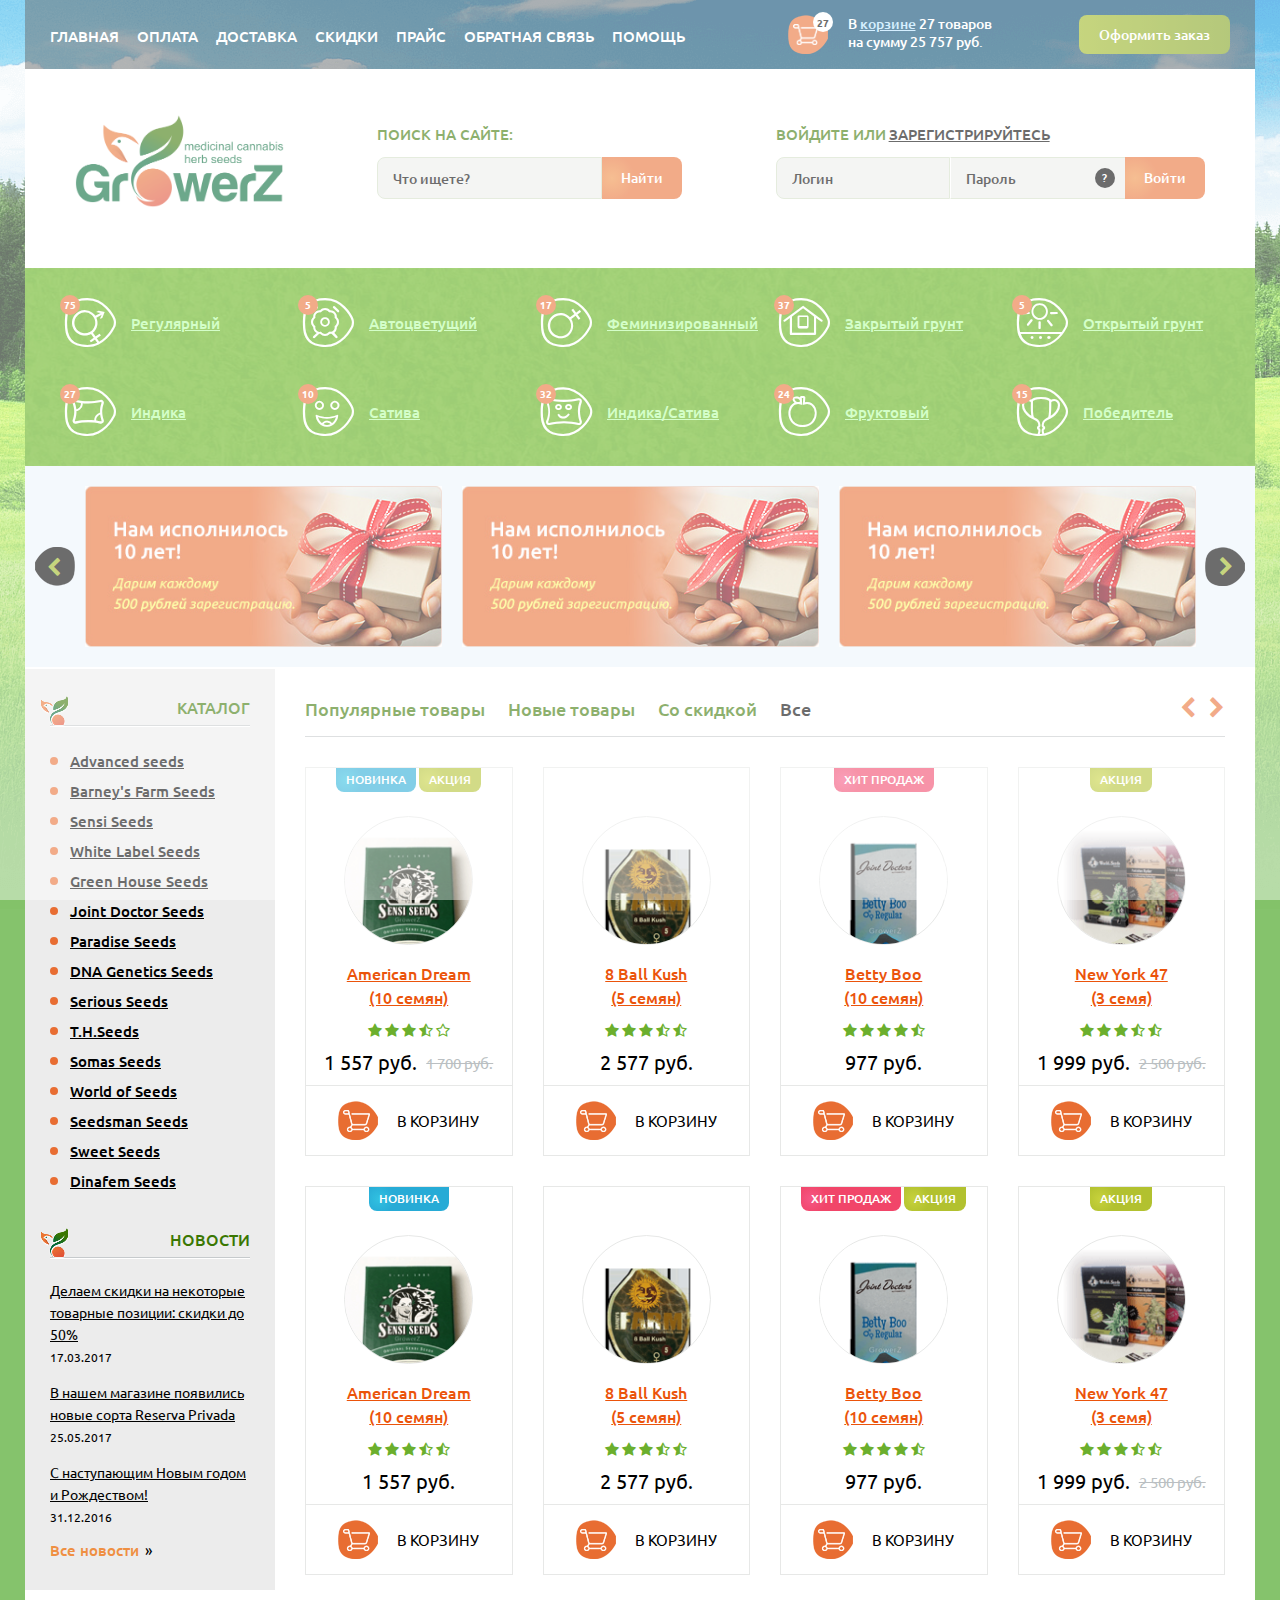
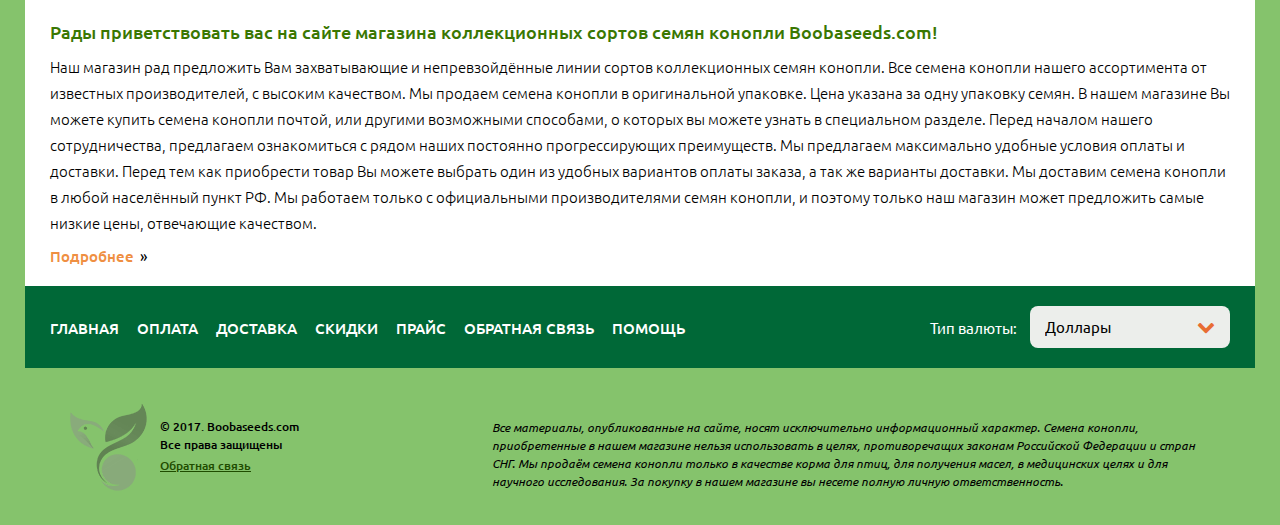
<file: index.html>
<!DOCTYPE html>
<html lang="en">
<head>
    <meta charset="UTF-8">
    <meta name="viewport" content="width=device-width, initial-scale=1.0">
    <title>Главная</title>
    <link rel="stylesheet" href="css/custom-styles.css">
</head>
<body>

<div class="preloader"></div>

<div class="wrapper page-main">

    <header role="banner">

        <div class="header-nav">

            <div class="header-burger">
                <div class="burger-top"></div>
                <div class="burger-center"></div>
                <div class="burger-bottom"></div>
            </div>

            <nav>
                <a>Главная</a>
                <a href="#">Оплата</a>
                <a href="#">Доставка</a>
                <a href="#">Скидки</a>
                <a href="#">Прайс</a>
                <a href="#">Обратная связь</a>
                <a href="#">Помощь</a>
            </nav>

            <div class="header-cart">

                <a href="page-cart.html" class="header-cart-icon">
                    <img src="images/icon-cart.png" alt="cart">
                    <div class="header-cart-amount">27</div>
                </a>

                <div class="header-cart-text">
                    <span>В <a href="page-cart.html">корзине</a> <span class="header-cart-amount">27</span> товаров</span>
                    <span>на сумму <span class="header-cart-cost">25 757</span> руб.</span>
                </div>

            </div>

            <a href="page-cart.html" class="to-cart">Оформить заказ</a>

        </div>

        <div class="header-panel">

            <a class="header-logo">
                <img src="images/logo-header.png" alt="logo">
            </a>

            <form action="#" class="form-search">

                <span>Поиск на сайте:</span>

                <fieldset>

                    <label>
                        <input type="search" placeholder="Что ищете?">
                    </label>

                    <button type="submit" class="button-form">Найти</button>

                </fieldset>

            </form>

            <form action="#" class="form-sign-in">

                <span>Войдите или </span>
                <span class="to-sign-up">зарегистрируйтесь</span>

                <fieldset>

                    <label>
                        <input type="text" placeholder="Логин">
                    </label>

                    <label>
                        <span class="form-note">?</span>
                        <input type="password" placeholder="Пароль">
                    </label>

                    <button type="submit" class="button-form">Войти</button>

                </fieldset>

            </form>

        </div>

    </header>

    <main>

        <div class="catalog">

            <div class="catalog-burger">

                <div class="burger-icon"><img src="images/icon-catalog-burger.png" alt="catalog-burger"></div>

                <span class="catalog-burger-hidden">Каталог продукции</span>

                <span class="catalog-burger-visible">Скрыть каталог продукции</span>

            </div>

            <div class="catalog-list">

                <a href="#" class="catalog-item">
                    <i class="boobicon-unisex">
                        <span class="catalog-item-amount">75</span>
                    </i>
                    <span class="catalog-item-name">Регулярный</span>
                </a>

                <a href="#" class="catalog-item">
                    <i class="boobicon-gear">
                        <span class="catalog-item-amount">5</span>
                    </i>
                    <span class="catalog-item-name">Автоцветущий</span>
                </a>

                <a href="#" class="catalog-item">
                    <i class="boobicon-female">
                        <span class="catalog-item-amount">17</span>
                    </i>
                    <span class="catalog-item-name">Феминизированный</span>
                </a>

                <a href="#" class="catalog-item">
                    <i class="boobicon-house">
                        <span class="catalog-item-amount">37</span>
                    </i>
                    <span class="catalog-item-name">Закрытый грунт</span>
                </a>

                <a href="#" class="catalog-item">
                    <i class="boobicon-sun">
                        <span class="catalog-item-amount">5</span>
                    </i>
                    <span class="catalog-item-name">Открытый грунт</span>
                </a>

                <a href="#" class="catalog-item">
                    <i class="boobicon-map">
                        <span class="catalog-item-amount">27</span>
                    </i>
                    <span class="catalog-item-name">Индика</span>
                </a>

                <a href="#" class="catalog-item">
                    <i class="boobicon-smile-1">
                        <span class="catalog-item-amount">10</span>
                    </i>
                    <span class="catalog-item-name">Сатива</span>
                </a>

                <a href="#" class="catalog-item">
                    <i class="boobicon-smile-2">
                        <span class="catalog-item-amount">32</span>
                    </i>
                    <span class="catalog-item-name">Индика/Сатива</span>
                </a>

                <a href="#" class="catalog-item">
                    <i class="boobicon-apple">
                        <span class="catalog-item-amount">24</span>
                    </i>
                    <span class="catalog-item-name">Фруктовый</span>
                </a>

                <a href="#" class="catalog-item">
                    <i class="boobicon-cup">
                        <span class="catalog-item-amount">15</span>
                    </i>
                    <span class="catalog-item-name">Победитель</span>
                </a>

            </div>

        </div>

        <div class="slider-banner">

            <div class="slide-banner">
                <img src="images/slide-banner-1.jpg" alt="slide-banner">
            </div>

            <div class="slide-banner">
                <img src="images/slide-banner-1.jpg" alt="slide-banner">
            </div>

            <div class="slide-banner">
                <img src="images/slide-banner-1.jpg" alt="slide-banner">
            </div>

            <div class="slide-banner">
                <img src="images/slide-banner-1.jpg" alt="slide-banner">
            </div>

            <div class="slide-banner">
                <img src="images/slide-banner-1.jpg" alt="slide-banner">
            </div>

            <div class="slide-banner">
                <img src="images/slide-banner-1.jpg" alt="slide-banner">
            </div>

        </div>

        <div class="content-columns">

            <aside>

                <div class="aside-list">

                    <div class="aside-title">Каталог</div>

                    <a href="#">Advanced seeds</a>

                    <a href="#">Barney's Farm Seeds</a>

                    <a href="#">Sensi Seeds</a>

                    <a href="#">White Label Seeds</a>

                    <a href="#">Green House Seeds</a>

                    <a href="#">Joint Doctor Seeds</a>

                    <a href="#">Paradise Seeds</a>

                    <a href="#">DNA Genetics Seeds</a>

                    <a href="#">Serious Seeds</a>

                    <a href="#">T.H.Seeds</a>

                    <a href="#">Somas Seeds</a>

                    <a href="#">World of Seeds</a>

                    <a href="#">Seedsman Seeds</a>

                    <a href="#">Sweet Seeds</a>

                    <a href="#">Dinafem Seeds</a>

                </div>

                <div class="aside-news">

                    <div class="aside-title">Новости</div>

                    <div class="aside-news-items">
                        <h3><a href="page-article.html">Делаем скидки на некоторые товарные позиции: скидки до 50%</a></h3>
                        <time>17.03.2017</time>
                    </div>

                    <div class="aside-news-items">
                        <h3><a href="page-article.html">В нашем магазине появились новые сорта Reserva Privada</a></h3>
                        <time>25.05.2017</time>
                    </div>

                    <div class="aside-news-items">
                        <h3><a href="page-article.html">С наступающим Новым годом и Рождеством!</a></h3>
                        <time>31.12.2016</time>
                    </div>

                    <a href="#" class="show-more">Все новости <span>»</span></a>

                </div>

            </aside>

            <div class="products">

                <div class="products-header">

                    <div class="products-filter">

                        <a href="#">Популярные товары</a>

                        <a href="#">Новые товары</a>

                        <a href="#">Со скидкой</a>

                        <a class="active">Все</a>

                    </div>

                    <div class="products-header-controls">

                        <div class="products-control products-control-prev"><i class="fa fa-chevron-left"></i></div>

                        <div class="products-control products-control-next"><i class="fa fa-chevron-right"></i></div>

                    </div>

                </div>

                <div class="products-list">

                    <div class="product-card">

                        <div class="product-card-header">

                            <span class="product-card-marker marker-new">Новинка</span>

                            <span class="product-card-marker marker-discount">Акция</span>

                        </div>

                        <div class="product-card-image">
                            <img src="images/product-1.png" alt="product">
                        </div>

                        <h3>
                            <a href="#">
                                <span class="product-card-name">American Dream</span>
                                <span class="booba-number">(10 семян)</span>
                            </a>
                        </h3>

                        <div class="product-rate">
                            <i class="fa fa-star"></i>
                            <i class="fa fa-star"></i>
                            <i class="fa fa-star"></i>
                            <i class="fa fa-star-half-empty"></i>
                            <i class="fa fa-star-o"></i>
                        </div>

                        <div class="product-cost">

                            <span class="product-cost-new">1 557 руб.</span>

                            <span class="product-cost-old">1 700 руб.</span>

                        </div>

                        <a href="#" class="add-to-cart">

                            <span class="icon-cart"><img src="images/icon-cart.png" alt="cart"></span>
                            <span>В корзину</span>

                        </a>

                        <div class="product-card-add-to">

                            <label>
                                <input type="checkbox">
                                <i class="fa fa-check"></i>
                                <span>Добавить в сравнение</span>
                            </label>

                            <label>
                                <input type="checkbox">
                                <i class="fa fa-check"></i>
                                <span>Добавить в закладки</span>
                            </label>

                        </div>

                    </div>

                    <div class="product-card">

                        <div class="product-card-header"></div>

                        <div class="product-card-image">
                            <img src="images/product-2.png" alt="product">
                        </div>

                        <h3>
                            <a href="#">
                                <span class="product-card-name">8 Ball Kush</span>
                                <span class="booba-number">(5 семян)</span>
                            </a>
                        </h3>

                        <div class="product-rate">
                            <i class="fa fa-star"></i>
                            <i class="fa fa-star"></i>
                            <i class="fa fa-star"></i>
                            <i class="fa fa-star-half-empty"></i>
                            <i class="fa fa-star-half-empty"></i>
                        </div>

                        <div class="product-cost">

                            <span class="product-cost-new">2 577 руб.</span>

                        </div>

                        <a href="#" class="add-to-cart">

                            <span class="icon-cart"><img src="images/icon-cart.png" alt="cart"></span>
                            <span>В корзину</span>

                        </a>

                        <div class="product-card-add-to">

                            <label>
                                <input type="checkbox">
                                <i class="fa fa-check"></i>
                                <span>Добавить в сравнение</span>
                            </label>

                            <label>
                                <input type="checkbox">
                                <i class="fa fa-check"></i>
                                <span>Добавить в закладки</span>
                            </label>

                        </div>

                    </div>

                    <div class="product-card">

                        <div class="product-card-header">

                            <span class="product-card-marker marker-best">хит продаж</span>

                        </div>

                        <div class="product-card-image">
                            <img src="images/product-3.png" alt="product">
                        </div>

                        <h3>
                            <a href="#">
                                <span class="product-card-name">Betty Boo</span>
                                <span class="booba-number">(10 семян)</span>
                            </a>
                        </h3>

                        <div class="product-rate">
                            <i class="fa fa-star"></i>
                            <i class="fa fa-star"></i>
                            <i class="fa fa-star"></i>
                            <i class="fa fa-star"></i>
                            <i class="fa fa-star-half-empty"></i>
                        </div>

                        <div class="product-cost">

                            <span class="product-cost-new">977 руб.</span>

                        </div>

                        <a href="#" class="add-to-cart">

                            <span class="icon-cart"><img src="images/icon-cart.png" alt="cart"></span>
                            <span>В корзину</span>

                        </a>

                        <div class="product-card-add-to">

                            <label>
                                <input type="checkbox">
                                <i class="fa fa-check"></i>
                                <span>Добавить в сравнение</span>
                            </label>

                            <label>
                                <input type="checkbox">
                                <i class="fa fa-check"></i>
                                <span>Добавить в закладки</span>
                            </label>

                        </div>

                    </div>

                    <div class="product-card">

                        <div class="product-card-header">

                            <span class="product-card-marker marker-discount">Акция</span>

                        </div>

                        <div class="product-card-image">
                            <img src="images/product-4.png" alt="product">
                        </div>

                        <h3>
                            <a href="#">
                                <span class="product-card-name">New York 47</span>
                                <span class="booba-number">(3 семя)</span>
                            </a>
                        </h3>

                        <div class="product-rate">
                            <i class="fa fa-star"></i>
                            <i class="fa fa-star"></i>
                            <i class="fa fa-star"></i>
                            <i class="fa fa-star-half-empty"></i>
                            <i class="fa fa-star-half-empty"></i>
                        </div>

                        <div class="product-cost">

                            <span class="product-cost-new">1 999 руб.</span>

                            <span class="product-cost-old">2 500 руб.</span>

                        </div>

                        <a href="#" class="add-to-cart">

                            <span class="icon-cart"><img src="images/icon-cart.png" alt="cart"></span>
                            <span>В корзину</span>

                        </a>

                        <div class="product-card-add-to">

                            <label>
                                <input type="checkbox">
                                <i class="fa fa-check"></i>
                                <span>Добавить в сравнение</span>
                            </label>

                            <label>
                                <input type="checkbox">
                                <i class="fa fa-check"></i>
                                <span>Добавить в закладки</span>
                            </label>

                        </div>

                    </div>

                    <div class="product-card">

                        <div class="product-card-header">

                            <span class="product-card-marker marker-new">Новинка</span>

                        </div>

                        <div class="product-card-image">
                            <img src="images/product-1.png" alt="product">
                        </div>

                        <h3>
                            <a href="#">
                                <span class="product-card-name">American Dream</span>
                                <span class="booba-number">(10 семян)</span>
                            </a>
                        </h3>

                        <div class="product-rate">
                            <i class="fa fa-star"></i>
                            <i class="fa fa-star"></i>
                            <i class="fa fa-star"></i>
                            <i class="fa fa-star-half-empty"></i>
                            <i class="fa fa-star-half-empty"></i>
                        </div>

                        <div class="product-cost">

                            <span class="product-cost-new">1 557 руб.</span>

                        </div>

                        <a href="#" class="add-to-cart">

                            <span class="icon-cart"><img src="images/icon-cart.png" alt="cart"></span>
                            <span>В корзину</span>

                        </a>

                        <div class="product-card-add-to">

                            <label>
                                <input type="checkbox">
                                <i class="fa fa-check"></i>
                                <span>Добавить в сравнение</span>
                            </label>

                            <label>
                                <input type="checkbox">
                                <i class="fa fa-check"></i>
                                <span>Добавить в закладки</span>
                            </label>

                        </div>

                    </div>

                    <div class="product-card">

                        <div class="product-card-header"></div>

                        <div class="product-card-image">
                            <img src="images/product-2.png" alt="product">
                        </div>

                        <h3>
                            <a href="#">
                                <span class="product-card-name">8 Ball Kush</span>
                                <span class="booba-number">(5 семян)</span>
                            </a>
                        </h3>

                        <div class="product-rate">
                            <i class="fa fa-star"></i>
                            <i class="fa fa-star"></i>
                            <i class="fa fa-star"></i>
                            <i class="fa fa-star-half-empty"></i>
                            <i class="fa fa-star-half-empty"></i>
                        </div>

                        <div class="product-cost">

                            <span class="product-cost-new">2 577 руб.</span>

                        </div>

                        <a href="#" class="add-to-cart">

                            <span class="icon-cart"><img src="images/icon-cart.png" alt="cart"></span>
                            <span>В корзину</span>

                        </a>

                        <div class="product-card-add-to">

                            <label>
                                <input type="checkbox">
                                <i class="fa fa-check"></i>
                                <span>Добавить в сравнение</span>
                            </label>

                            <label>
                                <input type="checkbox">
                                <i class="fa fa-check"></i>
                                <span>Добавить в закладки</span>
                            </label>

                        </div>

                    </div>

                    <div class="product-card">

                        <div class="product-card-header">

                            <span class="product-card-marker marker-best">хит продаж</span>

                            <span class="product-card-marker marker-discount">Акция</span>

                        </div>

                        <div class="product-card-image">
                            <img src="images/product-3.png" alt="product">
                        </div>

                        <h3>
                            <a href="#">
                                <span class="product-card-name">Betty Boo</span>
                                <span class="booba-number">(10 семян)</span>
                            </a>
                        </h3>

                        <div class="product-rate">
                            <i class="fa fa-star"></i>
                            <i class="fa fa-star"></i>
                            <i class="fa fa-star"></i>
                            <i class="fa fa-star"></i>
                            <i class="fa fa-star-half-empty"></i>
                        </div>

                        <div class="product-cost">

                            <span class="product-cost-new">977 руб.</span>

                        </div>

                        <a href="#" class="add-to-cart">

                            <span class="icon-cart"><img src="images/icon-cart.png" alt="cart"></span>
                            <span>В корзину</span>

                        </a>

                        <div class="product-card-add-to">

                            <label>
                                <input type="checkbox">
                                <i class="fa fa-check"></i>
                                <span>Добавить в сравнение</span>
                            </label>

                            <label>
                                <input type="checkbox">
                                <i class="fa fa-check"></i>
                                <span>Добавить в закладки</span>
                            </label>

                        </div>

                    </div>

                    <div class="product-card">

                        <div class="product-card-header">

                            <span class="product-card-marker marker-discount">Акция</span>

                        </div>

                        <div class="product-card-image">
                            <img src="images/product-4.png" alt="product">
                        </div>

                        <h3>
                            <a href="#">
                                <span class="product-card-name">New York 47</span>
                                <span class="booba-number">(3 семя)</span>
                            </a>
                        </h3>

                        <div class="product-rate">
                            <i class="fa fa-star"></i>
                            <i class="fa fa-star"></i>
                            <i class="fa fa-star"></i>
                            <i class="fa fa-star-half-empty"></i>
                            <i class="fa fa-star-half-empty"></i>
                        </div>

                        <div class="product-cost">

                            <span class="product-cost-new">1 999 руб.</span>

                            <span class="product-cost-old">2 500 руб.</span>

                        </div>

                        <a href="#" class="add-to-cart">

                            <span class="icon-cart"><img src="images/icon-cart.png" alt="cart"></span>
                            <span>В корзину</span>

                        </a>

                        <div class="product-card-add-to">

                            <label>
                                <input type="checkbox">
                                <i class="fa fa-check"></i>
                                <span>Добавить в сравнение</span>
                            </label>

                            <label>
                                <input type="checkbox">
                                <i class="fa fa-check"></i>
                                <span>Добавить в закладки</span>
                            </label>

                        </div>

                    </div>

                </div>

                <div class="products-slider">

                    <div class="product-card">

                        <div class="product-card-header">

                            <span class="product-card-marker marker-new">Новинка</span>

                            <span class="product-card-marker marker-discount">Акция</span>

                        </div>

                        <div class="product-card-image">
                            <img src="images/product-1.png" alt="product">
                        </div>

                        <h3>
                            <a href="#">
                                <span class="product-card-name">American Dream</span>
                                <span class="booba-number">(10 семян)</span>
                            </a>
                        </h3>

                        <div class="product-rate">
                            <i class="fa fa-star"></i>
                            <i class="fa fa-star"></i>
                            <i class="fa fa-star"></i>
                            <i class="fa fa-star-half-empty"></i>
                            <i class="fa fa-star-o"></i>
                        </div>

                        <div class="product-cost">

                            <span class="product-cost-new">1 557 руб.</span>

                            <span class="product-cost-old">1 700 руб.</span>

                        </div>

                        <a href="#" class="add-to-cart">

                            <span class="icon-cart"><img src="images/icon-cart.png" alt="cart"></span>
                            <span>В корзину</span>

                        </a>

                        <div class="product-card-add-to">

                            <label>
                                <input type="checkbox">
                                <i class="fa fa-check"></i>
                                <span>Добавить в сравнение</span>
                            </label>

                            <label>
                                <input type="checkbox">
                                <i class="fa fa-check"></i>
                                <span>Добавить в закладки</span>
                            </label>

                        </div>

                    </div>

                    <div class="product-card">

                        <div class="product-card-header"></div>

                        <div class="product-card-image">
                            <img src="images/product-2.png" alt="product">
                        </div>

                        <h3>
                            <a href="#">
                                <span class="product-card-name">8 Ball Kush</span>
                                <span class="booba-number">(5 семян)</span>
                            </a>
                        </h3>

                        <div class="product-rate">
                            <i class="fa fa-star"></i>
                            <i class="fa fa-star"></i>
                            <i class="fa fa-star"></i>
                            <i class="fa fa-star-half-empty"></i>
                            <i class="fa fa-star-half-empty"></i>
                        </div>

                        <div class="product-cost">

                            <span class="product-cost-new">2 577 руб.</span>

                        </div>

                        <a href="#" class="add-to-cart">

                            <span class="icon-cart"><img src="images/icon-cart.png" alt="cart"></span>
                            <span>В корзину</span>

                        </a>

                        <div class="product-card-add-to">

                            <label>
                                <input type="checkbox">
                                <i class="fa fa-check"></i>
                                <span>Добавить в сравнение</span>
                            </label>

                            <label>
                                <input type="checkbox">
                                <i class="fa fa-check"></i>
                                <span>Добавить в закладки</span>
                            </label>

                        </div>

                    </div>

                    <div class="product-card">

                        <div class="product-card-header">

                            <span class="product-card-marker marker-best">хит продаж</span>

                        </div>

                        <div class="product-card-image">
                            <img src="images/product-3.png" alt="product">
                        </div>

                        <h3>
                            <a href="#">
                                <span class="product-card-name">Betty Boo</span>
                                <span class="booba-number">(10 семян)</span>
                            </a>
                        </h3>

                        <div class="product-rate">
                            <i class="fa fa-star"></i>
                            <i class="fa fa-star"></i>
                            <i class="fa fa-star"></i>
                            <i class="fa fa-star"></i>
                            <i class="fa fa-star-half-empty"></i>
                        </div>

                        <div class="product-cost">

                            <span class="product-cost-new">977 руб.</span>

                        </div>

                        <a href="#" class="add-to-cart">

                            <span class="icon-cart"><img src="images/icon-cart.png" alt="cart"></span>
                            <span>В корзину</span>

                        </a>

                        <div class="product-card-add-to">

                            <label>
                                <input type="checkbox">
                                <i class="fa fa-check"></i>
                                <span>Добавить в сравнение</span>
                            </label>

                            <label>
                                <input type="checkbox">
                                <i class="fa fa-check"></i>
                                <span>Добавить в закладки</span>
                            </label>

                        </div>

                    </div>

                    <div class="product-card">

                        <div class="product-card-header">

                            <span class="product-card-marker marker-discount">Акция</span>

                        </div>

                        <div class="product-card-image">
                            <img src="images/product-4.png" alt="product">
                        </div>

                        <h3>
                            <a href="#">
                                <span class="product-card-name">New York 47</span>
                                <span class="booba-number">(3 семя)</span>
                            </a>
                        </h3>

                        <div class="product-rate">
                            <i class="fa fa-star"></i>
                            <i class="fa fa-star"></i>
                            <i class="fa fa-star"></i>
                            <i class="fa fa-star-half-empty"></i>
                            <i class="fa fa-star-half-empty"></i>
                        </div>

                        <div class="product-cost">

                            <span class="product-cost-new">1 999 руб.</span>

                            <span class="product-cost-old">2 500 руб.</span>

                        </div>

                        <a href="#" class="add-to-cart">

                            <span class="icon-cart"><img src="images/icon-cart.png" alt="cart"></span>
                            <span>В корзину</span>

                        </a>

                        <div class="product-card-add-to">

                            <label>
                                <input type="checkbox">
                                <i class="fa fa-check"></i>
                                <span>Добавить в сравнение</span>
                            </label>

                            <label>
                                <input type="checkbox">
                                <i class="fa fa-check"></i>
                                <span>Добавить в закладки</span>
                            </label>

                        </div>

                    </div>

                    <div class="product-card">

                        <div class="product-card-header">

                            <span class="product-card-marker marker-new">Новинка</span>

                        </div>

                        <div class="product-card-image">
                            <img src="images/product-1.png" alt="product">
                        </div>

                        <h3>
                            <a href="#">
                                <span class="product-card-name">American Dream</span>
                                <span class="booba-number">(10 семян)</span>
                            </a>
                        </h3>

                        <div class="product-rate">
                            <i class="fa fa-star"></i>
                            <i class="fa fa-star"></i>
                            <i class="fa fa-star"></i>
                            <i class="fa fa-star-half-empty"></i>
                            <i class="fa fa-star-half-empty"></i>
                        </div>

                        <div class="product-cost">

                            <span class="product-cost-new">1 557 руб.</span>

                        </div>

                        <a href="#" class="add-to-cart">

                            <span class="icon-cart"><img src="images/icon-cart.png" alt="cart"></span>
                            <span>В корзину</span>

                        </a>

                        <div class="product-card-add-to">

                            <label>
                                <input type="checkbox">
                                <i class="fa fa-check"></i>
                                <span>Добавить в сравнение</span>
                            </label>

                            <label>
                                <input type="checkbox">
                                <i class="fa fa-check"></i>
                                <span>Добавить в закладки</span>
                            </label>

                        </div>

                    </div>

                    <div class="product-card">

                        <div class="product-card-header"></div>

                        <div class="product-card-image">
                            <img src="images/product-2.png" alt="product">
                        </div>

                        <h3>
                            <a href="#">
                                <span class="product-card-name">8 Ball Kush</span>
                                <span class="booba-number">(5 семян)</span>
                            </a>
                        </h3>

                        <div class="product-rate">
                            <i class="fa fa-star"></i>
                            <i class="fa fa-star"></i>
                            <i class="fa fa-star"></i>
                            <i class="fa fa-star-half-empty"></i>
                            <i class="fa fa-star-half-empty"></i>
                        </div>

                        <div class="product-cost">

                            <span class="product-cost-new">2 577 руб.</span>

                        </div>

                        <a href="#" class="add-to-cart">

                            <span class="icon-cart"><img src="images/icon-cart.png" alt="cart"></span>
                            <span>В корзину</span>

                        </a>

                        <div class="product-card-add-to">

                            <label>
                                <input type="checkbox">
                                <i class="fa fa-check"></i>
                                <span>Добавить в сравнение</span>
                            </label>

                            <label>
                                <input type="checkbox">
                                <i class="fa fa-check"></i>
                                <span>Добавить в закладки</span>
                            </label>

                        </div>

                    </div>

                    <div class="product-card">

                        <div class="product-card-header">

                            <span class="product-card-marker marker-best">хит продаж</span>

                            <span class="product-card-marker marker-discount">Акция</span>

                        </div>

                        <div class="product-card-image">
                            <img src="images/product-3.png" alt="product">
                        </div>

                        <h3>
                            <a href="#">
                                <span class="product-card-name">Betty Boo</span>
                                <span class="booba-number">(10 семян)</span>
                            </a>
                        </h3>

                        <div class="product-rate">
                            <i class="fa fa-star"></i>
                            <i class="fa fa-star"></i>
                            <i class="fa fa-star"></i>
                            <i class="fa fa-star"></i>
                            <i class="fa fa-star-half-empty"></i>
                        </div>

                        <div class="product-cost">

                            <span class="product-cost-new">977 руб.</span>

                        </div>

                        <a href="#" class="add-to-cart">

                            <span class="icon-cart"><img src="images/icon-cart.png" alt="cart"></span>
                            <span>В корзину</span>

                        </a>

                        <div class="product-card-add-to">

                            <label>
                                <input type="checkbox">
                                <i class="fa fa-check"></i>
                                <span>Добавить в сравнение</span>
                            </label>

                            <label>
                                <input type="checkbox">
                                <i class="fa fa-check"></i>
                                <span>Добавить в закладки</span>
                            </label>

                        </div>

                    </div>

                    <div class="product-card">

                        <div class="product-card-header">

                            <span class="product-card-marker marker-discount">Акция</span>

                        </div>

                        <div class="product-card-image">
                            <img src="images/product-4.png" alt="product">
                        </div>

                        <h3>
                            <a href="#">
                                <span class="product-card-name">New York 47</span>
                                <span class="booba-number">(3 семя)</span>
                            </a>
                        </h3>

                        <div class="product-rate">
                            <i class="fa fa-star"></i>
                            <i class="fa fa-star"></i>
                            <i class="fa fa-star"></i>
                            <i class="fa fa-star-half-empty"></i>
                            <i class="fa fa-star-half-empty"></i>
                        </div>

                        <div class="product-cost">

                            <span class="product-cost-new">1 999 руб.</span>

                            <span class="product-cost-old">2 500 руб.</span>

                        </div>

                        <a href="#" class="add-to-cart">

                            <span class="icon-cart"><img src="images/icon-cart.png" alt="cart"></span>
                            <span>В корзину</span>

                        </a>

                        <div class="product-card-add-to">

                            <label>
                                <input type="checkbox">
                                <i class="fa fa-check"></i>
                                <span>Добавить в сравнение</span>
                            </label>

                            <label>
                                <input type="checkbox">
                                <i class="fa fa-check"></i>
                                <span>Добавить в закладки</span>
                            </label>

                        </div>

                    </div>

                </div>

            </div>

        </div>

        <section class="promo">

            <h1>Рады приветствовать вас на сайте магазина коллекционных сортов семян конопли Boobaseeds.com!</h1>

            <p>Наш магазин рад предложить Вам захватывающие и непревзойдённые линии сортов коллекционных семян конопли. Все семена конопли нашего ассортимента от известных производителей, с высоким качеством. Мы продаем семена конопли в оригинальной упаковке. Цена указана за одну упаковку семян. В нашем магазине Вы можете купить семена конопли почтой,  или другими возможными способами, о которых вы можете узнать в специальном разделе. Перед началом нашего сотрудничества, предлагаем ознакомиться с рядом наших постоянно прогрессирующих преимуществ. Мы предлагаем максимально удобные условия оплаты и доставки. Перед тем как приобрести товар Вы можете выбрать один из удобных вариантов оплаты заказа, а так же варианты доставки. Мы доставим семена конопли в любой населённый пункт РФ. Мы работаем только с официальными производителями семян конопли, и поэтому только наш магазин может предложить самые низкие цены, отвечающие качеством.</p>

            <a href="#" class="show-more">Подробнее <span>»</span></a>

        </section>

    </main>

    <footer role="contentinfo">

        <div class="footer-nav">

            <nav>
                <a href="index.html">Главная</a>
                <a href="#">Оплата</a>
                <a href="#">Доставка</a>
                <a href="#">Скидки</a>
                <a href="#">Прайс</a>
                <a href="#">Обратная связь</a>
                <a href="#">Помощь</a>
            </nav>

            <div class="footer-currency">

                <span>Тип валюты:</span>

                <div class="custom-select">
                    <div class="current-value"><span>Доллары</span></div>
                    <ul>
                        <li>Гривны</li>
                        <li>Рубли</li>
                        <li>Тугрики</li>
                        <li>Евро</li>
                    </ul>
                    <label><input type="text"></label>
                </div>

            </div>

        </div>

        <div class="footer-panel">

            <div class="footer-copyright">
                
                <a class="logo-footer">
                    <img src="images/logo-footer.png" alt="logo">
                </a>

                <span>© 2017. Boobaseeds.com <br>Все права защищены</span>

                <a href="#">Обратная связь</a>
                
            </div>

            <div class="footer-offerta">
                Все материалы, опубликованные на сайте, носят исключительно информационный характер. Семена конопли, приобретенные в нашем магазине нельзя использовать в целях, противоречащих законам Российской Федерации и стран СНГ. Мы продаём семена конопли только в качестве корма для птиц, для получения масел, в медицинских целях и для научного исследования. За покупку в нашем магазине вы несете полную личную ответственность.
            </div>

        </div>

    </footer>

</div>

<div class="modal modal-reg">

    <form action="#" class="modal-inner">

        <i class="fa fa-close close-modal"></i>

        <h2>Регистрация</h2>

        <label><input type="text" placeholder="Логин *"></label>

        <label><input type="password" placeholder="Пароль *"></label>

        <label><input type="password" placeholder="Повторите пароль *"></label>

        <label><input type="email" placeholder="E-mail *"></label>

        <div class="captcha-wrap">

            <label class="captcha-label">Код подтверждения *<input type="text" id="captcha"></label>
            
            <div class="captcha"><img src="images/captcha.jpg" alt="captcha"></div>

        </div>

        <div class="form-required-note">* поля, обязательные для заполнения</div>

        <input type="checkbox" id="modal-checkbox">
        <label for="modal-checkbox">
            <i class="fa fa-check"></i>
            <span>Я ознакомился с <a href="#">соглашением сервиса</a> и согласен с условиями пре&shy;до&shy;ста&shy;вле&shy;ния услуг.</span>
        </label>

        <button type="submit">Зарегистрироваться »</button>

    </form>

</div>

<div class="modal modal-init">

    <div class="modal-inner">

        <i class="fa fa-close close-modal"></i>

        <img src="images/woman.jpg" alt="woman">

        <div class="modal-init-data">

            <p>Чешский клуб краснодарца Комличенко и динамовца Левина с большим трудом дома обыграл албанский «Скендебреу». Комличенко выпустили на поле на 87-й минуте при счете 1:1, а уже в следующее мгновение «Млада Болеслав» забила победный мяч. Между прочим, именно Комличенко начал голевую атаку, а закончил ее ударом пяткой Адам Янош. Чешский клуб краснодарца Комличенко и динамовца Левина.</p>

            <a href="#" class="iam-adult">Мне есть 18 лет, <br>я согласен с условиями сайта</a>

            <a href="#" class="iam-not-adult">Мне нет 18 лет, <br>я не согласен с условиями сайта</a>

        </div>

    </div>

</div>

<script src="libs/mqGenie-master/mq.genie.min.js"></script>
<script src="libs/jquery-3.2.1.min.js"></script>
<script src="libs/slick-1.6.0/slick.min.js"></script>
<script src="js/custom-scripts.js"></script>
</body>
</html>
</file>
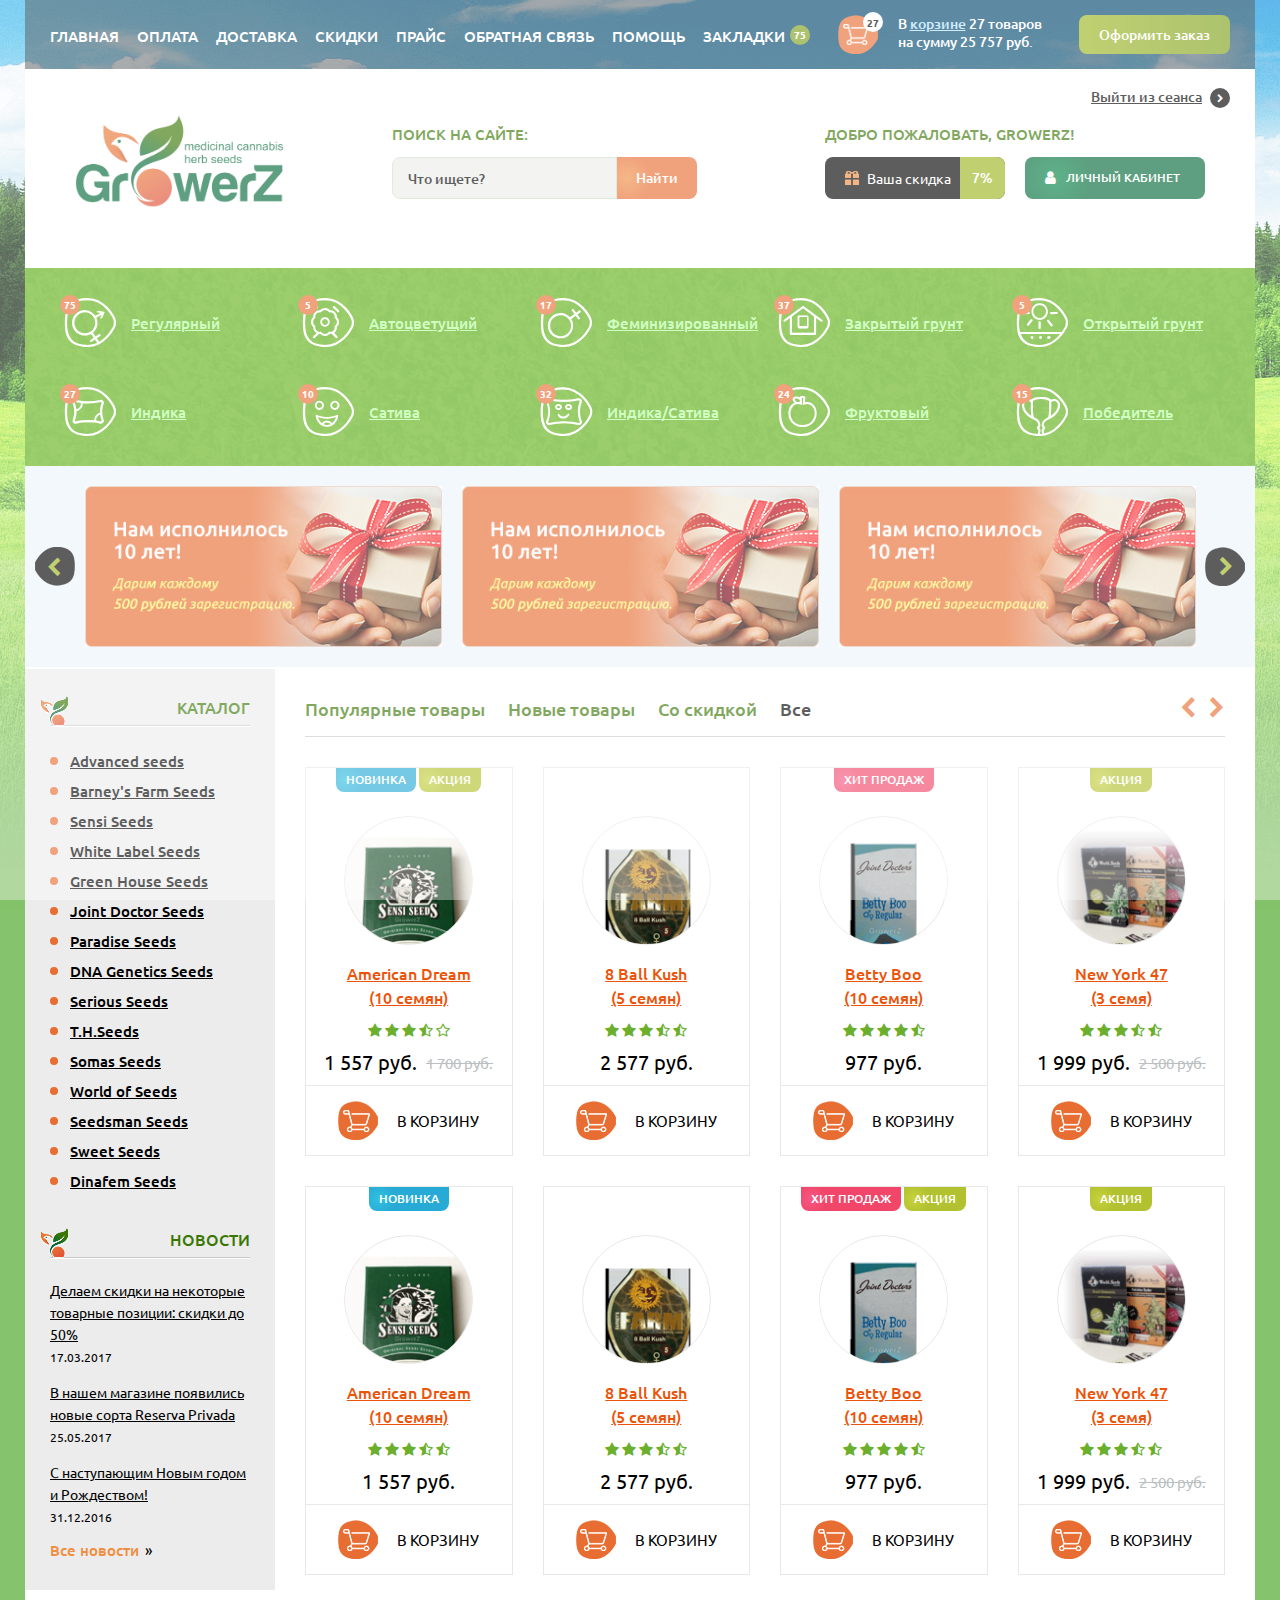
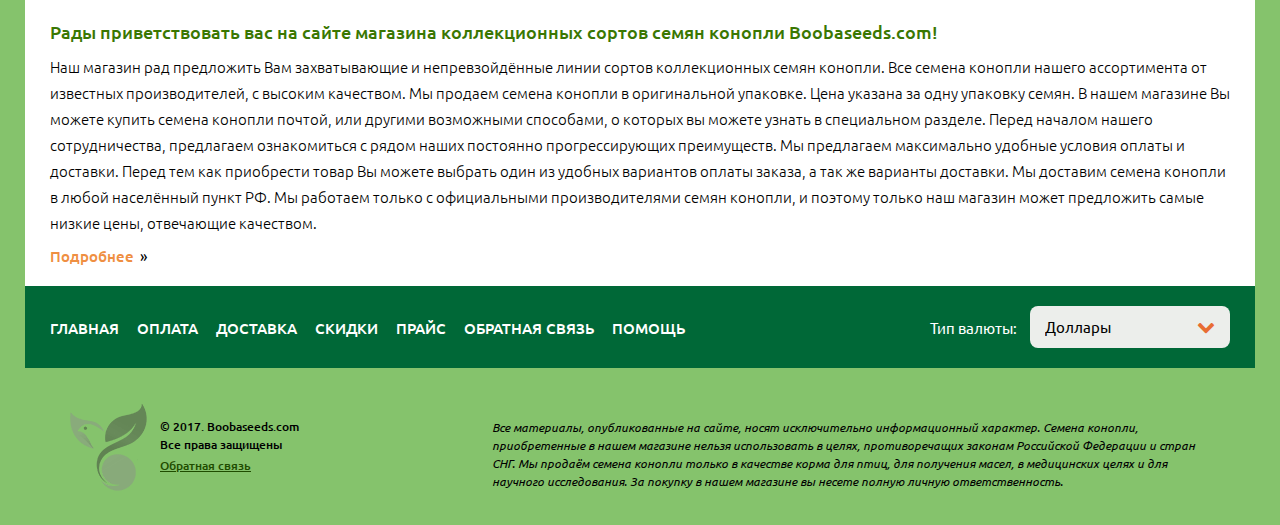
<file: index-logined.html>
<!DOCTYPE html>
<html lang="en">
<head>
    <meta charset="UTF-8">
    <meta name="viewport" content="width=device-width, initial-scale=1.0">
    <title>Главная с авторизацией</title>
    <link rel="stylesheet" href="css/custom-styles.css">
</head>
<body>

<div class="preloader"></div>

<div class="wrapper page-main">

    <header role="banner">

        <div class="header-nav">

            <div class="header-burger">
                <div class="burger-top"></div>
                <div class="burger-center"></div>
                <div class="burger-bottom"></div>
            </div>

            <nav>
                <a>Главная</a>
                <a href="#">Оплата</a>
                <a href="#">Доставка</a>
                <a href="#">Скидки</a>
                <a href="#">Прайс</a>
                <a href="#">Обратная связь</a>
                <a href="#">Помощь</a>
                <a href="#">Закладки <span class="bookmarks-amount">75</span></a>
            </nav>

            <div class="header-cart">

                <a href="page-cart.html" class="header-cart-icon">
                    <img src="images/icon-cart.png" alt="cart">
                    <div class="header-cart-amount">27</div>
                </a>

                <div class="header-cart-text">
                    <span>В <a href="page-cart.html">корзине</a> <span class="header-cart-amount">27</span> товаров</span>
                    <span>на сумму <span class="header-cart-cost">25 757</span> руб.</span>
                </div>

            </div>

            <a href="page-cart.html" class="to-cart">Оформить заказ</a>

        </div>

        <div class="header-panel">

            <a class="header-logo">
                <img src="images/logo-header.png" alt="logo">
            </a>

            <form action="#" class="form-search">

                <span>Поиск на сайте:</span>

                <fieldset>

                    <label>
                        <input type="search" placeholder="Что ищете?">
                    </label>

                    <button type="submit" class="button-form">Найти</button>

                </fieldset>

            </form>

            <div class="account-panel">

                <div class="account-panel-title">Добро пожаловать, <span class="account-panel-name">Growerz</span>!</div>

                <div class="account-panel-exit">
                    <a href="#">Выйти из сеанса</a>
                    <i class="fa fa-chevron-right"></i>
                </div>

                <div class="account-panel-discount">
                    <div class="account-discount-icon"><img src="images/icon-discount.png" alt="discount"></div>
                    <span class="account-discount-text">Ваша скидка</span>
                    <span class="account-discount-value">7%</span>
                </div>

                <a href="page-cabinet.html" class="account-panel-cabinet">
                    <i class="fa fa-user"></i>
                    <span>Личный кабинет</span>
                </a>

            </div>

        </div>

    </header>

    <main>

        <div class="catalog">

            <div class="catalog-burger">

                <div class="burger-icon"><img src="images/icon-catalog-burger.png" alt="catalog-burger"></div>

                <span class="catalog-burger-hidden">Каталог продукции</span>

                <span class="catalog-burger-visible">Скрыть каталог продукции</span>

            </div>

            <div class="catalog-list">

                <a href="#" class="catalog-item">
                    <i class="boobicon-unisex">
                        <span class="catalog-item-amount">75</span>
                    </i>
                    <span class="catalog-item-name">Регулярный</span>
                </a>

                <a href="#" class="catalog-item">
                    <i class="boobicon-gear">
                        <span class="catalog-item-amount">5</span>
                    </i>
                    <span class="catalog-item-name">Автоцветущий</span>
                </a>

                <a href="#" class="catalog-item">
                    <i class="boobicon-female">
                        <span class="catalog-item-amount">17</span>
                    </i>
                    <span class="catalog-item-name">Феминизированный</span>
                </a>

                <a href="#" class="catalog-item">
                    <i class="boobicon-house">
                        <span class="catalog-item-amount">37</span>
                    </i>
                    <span class="catalog-item-name">Закрытый грунт</span>
                </a>

                <a href="#" class="catalog-item">
                    <i class="boobicon-sun">
                        <span class="catalog-item-amount">5</span>
                    </i>
                    <span class="catalog-item-name">Открытый грунт</span>
                </a>

                <a href="#" class="catalog-item">
                    <i class="boobicon-map">
                        <span class="catalog-item-amount">27</span>
                    </i>
                    <span class="catalog-item-name">Индика</span>
                </a>

                <a href="#" class="catalog-item">
                    <i class="boobicon-smile-1">
                        <span class="catalog-item-amount">10</span>
                    </i>
                    <span class="catalog-item-name">Сатива</span>
                </a>

                <a href="#" class="catalog-item">
                    <i class="boobicon-smile-2">
                        <span class="catalog-item-amount">32</span>
                    </i>
                    <span class="catalog-item-name">Индика/Сатива</span>
                </a>

                <a href="#" class="catalog-item">
                    <i class="boobicon-apple">
                        <span class="catalog-item-amount">24</span>
                    </i>
                    <span class="catalog-item-name">Фруктовый</span>
                </a>

                <a href="#" class="catalog-item">
                    <i class="boobicon-cup">
                        <span class="catalog-item-amount">15</span>
                    </i>
                    <span class="catalog-item-name">Победитель</span>
                </a>

            </div>

        </div>

        <div class="slider-banner">

            <div class="slide-banner">
                <img src="images/slide-banner-1.jpg" alt="slide-banner">
            </div>

            <div class="slide-banner">
                <img src="images/slide-banner-1.jpg" alt="slide-banner">
            </div>

            <div class="slide-banner">
                <img src="images/slide-banner-1.jpg" alt="slide-banner">
            </div>

            <div class="slide-banner">
                <img src="images/slide-banner-1.jpg" alt="slide-banner">
            </div>

            <div class="slide-banner">
                <img src="images/slide-banner-1.jpg" alt="slide-banner">
            </div>

            <div class="slide-banner">
                <img src="images/slide-banner-1.jpg" alt="slide-banner">
            </div>

        </div>

        <div class="content-columns">

            <aside>

                <div class="aside-list">

                    <div class="aside-title">Каталог</div>

                    <a href="#">Advanced seeds</a>

                    <a href="#">Barney's Farm Seeds</a>

                    <a href="#">Sensi Seeds</a>

                    <a href="#">White Label Seeds</a>

                    <a href="#">Green House Seeds</a>

                    <a href="#">Joint Doctor Seeds</a>

                    <a href="#">Paradise Seeds</a>

                    <a href="#">DNA Genetics Seeds</a>

                    <a href="#">Serious Seeds</a>

                    <a href="#">T.H.Seeds</a>

                    <a href="#">Somas Seeds</a>

                    <a href="#">World of Seeds</a>

                    <a href="#">Seedsman Seeds</a>

                    <a href="#">Sweet Seeds</a>

                    <a href="#">Dinafem Seeds</a>

                </div>

                <div class="aside-news">

                    <div class="aside-title">Новости</div>

                    <div class="aside-news-items">
                        <h3><a href="#">Делаем скидки на некоторые товарные позиции: скидки до 50%</a></h3>
                        <time>17.03.2017</time>
                    </div>

                    <div class="aside-news-items">
                        <h3><a href="#">В нашем магазине появились новые сорта Reserva Privada</a></h3>
                        <time>25.05.2017</time>
                    </div>

                    <div class="aside-news-items">
                        <h3><a href="#">С наступающим Новым годом и Рождеством!</a></h3>
                        <time>31.12.2016</time>
                    </div>

                    <a href="#" class="show-more">Все новости <span>»</span></a>

                </div>

            </aside>

            <div class="products">

                <div class="products-header">

                    <div class="products-filter">

                        <a href="#">Популярные товары</a>

                        <a href="#">Новые товары</a>

                        <a href="#">Со скидкой</a>

                        <a class="active">Все</a>

                    </div>

                    <div class="products-header-controls">

                        <div class="products-control products-control-prev"><i class="fa fa-chevron-left"></i></div>

                        <div class="products-control products-control-next"><i class="fa fa-chevron-right"></i></div>

                    </div>

                </div>

                <div class="products-list">

                    <div class="product-card">

                        <div class="product-card-header">

                            <span class="product-card-marker marker-new">Новинка</span>

                            <span class="product-card-marker marker-discount">Акция</span>

                        </div>

                        <div class="product-card-image">
                            <img src="images/product-1.png" alt="product">
                        </div>

                        <h3>
                            <a href="#">
                                <span class="product-card-name">American Dream</span>
                                <span class="booba-number">(10 семян)</span>
                            </a>
                        </h3>

                        <div class="product-rate">
                            <i class="fa fa-star"></i>
                            <i class="fa fa-star"></i>
                            <i class="fa fa-star"></i>
                            <i class="fa fa-star-half-empty"></i>
                            <i class="fa fa-star-o"></i>
                        </div>

                        <div class="product-cost">

                            <span class="product-cost-new">1 557 руб.</span>

                            <span class="product-cost-old">1 700 руб.</span>

                        </div>

                        <a href="#" class="add-to-cart">

                            <span class="icon-cart"><img src="images/icon-cart.png" alt="cart"></span>
                            <span>В корзину</span>

                        </a>

                        <div class="product-card-add-to">

                            <label>
                                <input type="checkbox">
                                <i class="fa fa-check"></i>
                                <span>Добавить в сравнение</span>
                            </label>

                            <label>
                                <input type="checkbox">
                                <i class="fa fa-check"></i>
                                <span>Добавить в закладки</span>
                            </label>

                        </div>

                    </div>

                    <div class="product-card">

                        <div class="product-card-header"></div>

                        <div class="product-card-image">
                            <img src="images/product-2.png" alt="product">
                        </div>

                        <h3>
                            <a href="#">
                                <span class="product-card-name">8 Ball Kush</span>
                                <span class="booba-number">(5 семян)</span>
                            </a>
                        </h3>

                        <div class="product-rate">
                            <i class="fa fa-star"></i>
                            <i class="fa fa-star"></i>
                            <i class="fa fa-star"></i>
                            <i class="fa fa-star-half-empty"></i>
                            <i class="fa fa-star-half-empty"></i>
                        </div>

                        <div class="product-cost">

                            <span class="product-cost-new">2 577 руб.</span>

                        </div>

                        <a href="#" class="add-to-cart">

                            <span class="icon-cart"><img src="images/icon-cart.png" alt="cart"></span>
                            <span>В корзину</span>

                        </a>

                        <div class="product-card-add-to">

                            <label>
                                <input type="checkbox">
                                <i class="fa fa-check"></i>
                                <span>Добавить в сравнение</span>
                            </label>

                            <label>
                                <input type="checkbox">
                                <i class="fa fa-check"></i>
                                <span>Добавить в закладки</span>
                            </label>

                        </div>

                    </div>

                    <div class="product-card">

                        <div class="product-card-header">

                            <span class="product-card-marker marker-best">хит продаж</span>

                        </div>

                        <div class="product-card-image">
                            <img src="images/product-3.png" alt="product">
                        </div>

                        <h3>
                            <a href="#">
                                <span class="product-card-name">Betty Boo</span>
                                <span class="booba-number">(10 семян)</span>
                            </a>
                        </h3>

                        <div class="product-rate">
                            <i class="fa fa-star"></i>
                            <i class="fa fa-star"></i>
                            <i class="fa fa-star"></i>
                            <i class="fa fa-star"></i>
                            <i class="fa fa-star-half-empty"></i>
                        </div>

                        <div class="product-cost">

                            <span class="product-cost-new">977 руб.</span>

                        </div>

                        <a href="#" class="add-to-cart">

                            <span class="icon-cart"><img src="images/icon-cart.png" alt="cart"></span>
                            <span>В корзину</span>

                        </a>

                        <div class="product-card-add-to">

                            <label>
                                <input type="checkbox">
                                <i class="fa fa-check"></i>
                                <span>Добавить в сравнение</span>
                            </label>

                            <label>
                                <input type="checkbox">
                                <i class="fa fa-check"></i>
                                <span>Добавить в закладки</span>
                            </label>

                        </div>

                    </div>

                    <div class="product-card">

                        <div class="product-card-header">

                            <span class="product-card-marker marker-discount">Акция</span>

                        </div>

                        <div class="product-card-image">
                            <img src="images/product-4.png" alt="product">
                        </div>

                        <h3>
                            <a href="#">
                                <span class="product-card-name">New York 47</span>
                                <span class="booba-number">(3 семя)</span>
                            </a>
                        </h3>

                        <div class="product-rate">
                            <i class="fa fa-star"></i>
                            <i class="fa fa-star"></i>
                            <i class="fa fa-star"></i>
                            <i class="fa fa-star-half-empty"></i>
                            <i class="fa fa-star-half-empty"></i>
                        </div>

                        <div class="product-cost">

                            <span class="product-cost-new">1 999 руб.</span>

                            <span class="product-cost-old">2 500 руб.</span>

                        </div>

                        <a href="#" class="add-to-cart">

                            <span class="icon-cart"><img src="images/icon-cart.png" alt="cart"></span>
                            <span>В корзину</span>

                        </a>

                        <div class="product-card-add-to">

                            <label>
                                <input type="checkbox">
                                <i class="fa fa-check"></i>
                                <span>Добавить в сравнение</span>
                            </label>

                            <label>
                                <input type="checkbox">
                                <i class="fa fa-check"></i>
                                <span>Добавить в закладки</span>
                            </label>

                        </div>

                    </div>

                    <div class="product-card">

                        <div class="product-card-header">

                            <span class="product-card-marker marker-new">Новинка</span>

                        </div>

                        <div class="product-card-image">
                            <img src="images/product-1.png" alt="product">
                        </div>

                        <h3>
                            <a href="#">
                                <span class="product-card-name">American Dream</span>
                                <span class="booba-number">(10 семян)</span>
                            </a>
                        </h3>

                        <div class="product-rate">
                            <i class="fa fa-star"></i>
                            <i class="fa fa-star"></i>
                            <i class="fa fa-star"></i>
                            <i class="fa fa-star-half-empty"></i>
                            <i class="fa fa-star-half-empty"></i>
                        </div>

                        <div class="product-cost">

                            <span class="product-cost-new">1 557 руб.</span>

                        </div>

                        <a href="#" class="add-to-cart">

                            <span class="icon-cart"><img src="images/icon-cart.png" alt="cart"></span>
                            <span>В корзину</span>

                        </a>

                        <div class="product-card-add-to">

                            <label>
                                <input type="checkbox">
                                <i class="fa fa-check"></i>
                                <span>Добавить в сравнение</span>
                            </label>

                            <label>
                                <input type="checkbox">
                                <i class="fa fa-check"></i>
                                <span>Добавить в закладки</span>
                            </label>

                        </div>

                    </div>

                    <div class="product-card">

                        <div class="product-card-header"></div>

                        <div class="product-card-image">
                            <img src="images/product-2.png" alt="product">
                        </div>

                        <h3>
                            <a href="#">
                                <span class="product-card-name">8 Ball Kush</span>
                                <span class="booba-number">(5 семян)</span>
                            </a>
                        </h3>

                        <div class="product-rate">
                            <i class="fa fa-star"></i>
                            <i class="fa fa-star"></i>
                            <i class="fa fa-star"></i>
                            <i class="fa fa-star-half-empty"></i>
                            <i class="fa fa-star-half-empty"></i>
                        </div>

                        <div class="product-cost">

                            <span class="product-cost-new">2 577 руб.</span>

                        </div>

                        <a href="#" class="add-to-cart">

                            <span class="icon-cart"><img src="images/icon-cart.png" alt="cart"></span>
                            <span>В корзину</span>

                        </a>

                        <div class="product-card-add-to">

                            <label>
                                <input type="checkbox">
                                <i class="fa fa-check"></i>
                                <span>Добавить в сравнение</span>
                            </label>

                            <label>
                                <input type="checkbox">
                                <i class="fa fa-check"></i>
                                <span>Добавить в закладки</span>
                            </label>

                        </div>

                    </div>

                    <div class="product-card">

                        <div class="product-card-header">

                            <span class="product-card-marker marker-best">хит продаж</span>

                            <span class="product-card-marker marker-discount">Акция</span>

                        </div>

                        <div class="product-card-image">
                            <img src="images/product-3.png" alt="product">
                        </div>

                        <h3>
                            <a href="#">
                                <span class="product-card-name">Betty Boo</span>
                                <span class="booba-number">(10 семян)</span>
                            </a>
                        </h3>

                        <div class="product-rate">
                            <i class="fa fa-star"></i>
                            <i class="fa fa-star"></i>
                            <i class="fa fa-star"></i>
                            <i class="fa fa-star"></i>
                            <i class="fa fa-star-half-empty"></i>
                        </div>

                        <div class="product-cost">

                            <span class="product-cost-new">977 руб.</span>

                        </div>

                        <a href="#" class="add-to-cart">

                            <span class="icon-cart"><img src="images/icon-cart.png" alt="cart"></span>
                            <span>В корзину</span>

                        </a>

                        <div class="product-card-add-to">

                            <label>
                                <input type="checkbox">
                                <i class="fa fa-check"></i>
                                <span>Добавить в сравнение</span>
                            </label>

                            <label>
                                <input type="checkbox">
                                <i class="fa fa-check"></i>
                                <span>Добавить в закладки</span>
                            </label>

                        </div>

                    </div>

                    <div class="product-card">

                        <div class="product-card-header">

                            <span class="product-card-marker marker-discount">Акция</span>

                        </div>

                        <div class="product-card-image">
                            <img src="images/product-4.png" alt="product">
                        </div>

                        <h3>
                            <a href="#">
                                <span class="product-card-name">New York 47</span>
                                <span class="booba-number">(3 семя)</span>
                            </a>
                        </h3>

                        <div class="product-rate">
                            <i class="fa fa-star"></i>
                            <i class="fa fa-star"></i>
                            <i class="fa fa-star"></i>
                            <i class="fa fa-star-half-empty"></i>
                            <i class="fa fa-star-half-empty"></i>
                        </div>

                        <div class="product-cost">

                            <span class="product-cost-new">1 999 руб.</span>

                            <span class="product-cost-old">2 500 руб.</span>

                        </div>

                        <a href="#" class="add-to-cart">

                            <span class="icon-cart"><img src="images/icon-cart.png" alt="cart"></span>
                            <span>В корзину</span>

                        </a>

                        <div class="product-card-add-to">

                            <label>
                                <input type="checkbox">
                                <i class="fa fa-check"></i>
                                <span>Добавить в сравнение</span>
                            </label>

                            <label>
                                <input type="checkbox">
                                <i class="fa fa-check"></i>
                                <span>Добавить в закладки</span>
                            </label>

                        </div>

                    </div>

                </div>

                <div class="products-slider">

                    <div class="product-card">

                        <div class="product-card-header">

                            <span class="product-card-marker marker-new">Новинка</span>

                            <span class="product-card-marker marker-discount">Акция</span>

                        </div>

                        <div class="product-card-image">
                            <img src="images/product-1.png" alt="product">
                        </div>

                        <h3>
                            <a href="#">
                                <span class="product-card-name">American Dream</span>
                                <span class="booba-number">(10 семян)</span>
                            </a>
                        </h3>

                        <div class="product-rate">
                            <i class="fa fa-star"></i>
                            <i class="fa fa-star"></i>
                            <i class="fa fa-star"></i>
                            <i class="fa fa-star-half-empty"></i>
                            <i class="fa fa-star-o"></i>
                        </div>

                        <div class="product-cost">

                            <span class="product-cost-new">1 557 руб.</span>

                            <span class="product-cost-old">1 700 руб.</span>

                        </div>

                        <a href="#" class="add-to-cart">

                            <span class="icon-cart"><img src="images/icon-cart.png" alt="cart"></span>
                            <span>В корзину</span>

                        </a>

                        <div class="product-card-add-to">

                            <label>
                                <input type="checkbox">
                                <i class="fa fa-check"></i>
                                <span>Добавить в сравнение</span>
                            </label>

                            <label>
                                <input type="checkbox">
                                <i class="fa fa-check"></i>
                                <span>Добавить в закладки</span>
                            </label>

                        </div>

                    </div>

                    <div class="product-card">

                        <div class="product-card-header"></div>

                        <div class="product-card-image">
                            <img src="images/product-2.png" alt="product">
                        </div>

                        <h3>
                            <a href="#">
                                <span class="product-card-name">8 Ball Kush</span>
                                <span class="booba-number">(5 семян)</span>
                            </a>
                        </h3>

                        <div class="product-rate">
                            <i class="fa fa-star"></i>
                            <i class="fa fa-star"></i>
                            <i class="fa fa-star"></i>
                            <i class="fa fa-star-half-empty"></i>
                            <i class="fa fa-star-half-empty"></i>
                        </div>

                        <div class="product-cost">

                            <span class="product-cost-new">2 577 руб.</span>

                        </div>

                        <a href="#" class="add-to-cart">

                            <span class="icon-cart"><img src="images/icon-cart.png" alt="cart"></span>
                            <span>В корзину</span>

                        </a>

                        <div class="product-card-add-to">

                            <label>
                                <input type="checkbox">
                                <i class="fa fa-check"></i>
                                <span>Добавить в сравнение</span>
                            </label>

                            <label>
                                <input type="checkbox">
                                <i class="fa fa-check"></i>
                                <span>Добавить в закладки</span>
                            </label>

                        </div>

                    </div>

                    <div class="product-card">

                        <div class="product-card-header">

                            <span class="product-card-marker marker-best">хит продаж</span>

                        </div>

                        <div class="product-card-image">
                            <img src="images/product-3.png" alt="product">
                        </div>

                        <h3>
                            <a href="#">
                                <span class="product-card-name">Betty Boo</span>
                                <span class="booba-number">(10 семян)</span>
                            </a>
                        </h3>

                        <div class="product-rate">
                            <i class="fa fa-star"></i>
                            <i class="fa fa-star"></i>
                            <i class="fa fa-star"></i>
                            <i class="fa fa-star"></i>
                            <i class="fa fa-star-half-empty"></i>
                        </div>

                        <div class="product-cost">

                            <span class="product-cost-new">977 руб.</span>

                        </div>

                        <a href="#" class="add-to-cart">

                            <span class="icon-cart"><img src="images/icon-cart.png" alt="cart"></span>
                            <span>В корзину</span>

                        </a>

                        <div class="product-card-add-to">

                            <label>
                                <input type="checkbox">
                                <i class="fa fa-check"></i>
                                <span>Добавить в сравнение</span>
                            </label>

                            <label>
                                <input type="checkbox">
                                <i class="fa fa-check"></i>
                                <span>Добавить в закладки</span>
                            </label>

                        </div>

                    </div>

                    <div class="product-card">

                        <div class="product-card-header">

                            <span class="product-card-marker marker-discount">Акция</span>

                        </div>

                        <div class="product-card-image">
                            <img src="images/product-4.png" alt="product">
                        </div>

                        <h3>
                            <a href="#">
                                <span class="product-card-name">New York 47</span>
                                <span class="booba-number">(3 семя)</span>
                            </a>
                        </h3>

                        <div class="product-rate">
                            <i class="fa fa-star"></i>
                            <i class="fa fa-star"></i>
                            <i class="fa fa-star"></i>
                            <i class="fa fa-star-half-empty"></i>
                            <i class="fa fa-star-half-empty"></i>
                        </div>

                        <div class="product-cost">

                            <span class="product-cost-new">1 999 руб.</span>

                            <span class="product-cost-old">2 500 руб.</span>

                        </div>

                        <a href="#" class="add-to-cart">

                            <span class="icon-cart"><img src="images/icon-cart.png" alt="cart"></span>
                            <span>В корзину</span>

                        </a>

                        <div class="product-card-add-to">

                            <label>
                                <input type="checkbox">
                                <i class="fa fa-check"></i>
                                <span>Добавить в сравнение</span>
                            </label>

                            <label>
                                <input type="checkbox">
                                <i class="fa fa-check"></i>
                                <span>Добавить в закладки</span>
                            </label>

                        </div>

                    </div>

                    <div class="product-card">

                        <div class="product-card-header">

                            <span class="product-card-marker marker-new">Новинка</span>

                        </div>

                        <div class="product-card-image">
                            <img src="images/product-1.png" alt="product">
                        </div>

                        <h3>
                            <a href="#">
                                <span class="product-card-name">American Dream</span>
                                <span class="booba-number">(10 семян)</span>
                            </a>
                        </h3>

                        <div class="product-rate">
                            <i class="fa fa-star"></i>
                            <i class="fa fa-star"></i>
                            <i class="fa fa-star"></i>
                            <i class="fa fa-star-half-empty"></i>
                            <i class="fa fa-star-half-empty"></i>
                        </div>

                        <div class="product-cost">

                            <span class="product-cost-new">1 557 руб.</span>

                        </div>

                        <a href="#" class="add-to-cart">

                            <span class="icon-cart"><img src="images/icon-cart.png" alt="cart"></span>
                            <span>В корзину</span>

                        </a>

                        <div class="product-card-add-to">

                            <label>
                                <input type="checkbox">
                                <i class="fa fa-check"></i>
                                <span>Добавить в сравнение</span>
                            </label>

                            <label>
                                <input type="checkbox">
                                <i class="fa fa-check"></i>
                                <span>Добавить в закладки</span>
                            </label>

                        </div>

                    </div>

                    <div class="product-card">

                        <div class="product-card-header"></div>

                        <div class="product-card-image">
                            <img src="images/product-2.png" alt="product">
                        </div>

                        <h3>
                            <a href="#">
                                <span class="product-card-name">8 Ball Kush</span>
                                <span class="booba-number">(5 семян)</span>
                            </a>
                        </h3>

                        <div class="product-rate">
                            <i class="fa fa-star"></i>
                            <i class="fa fa-star"></i>
                            <i class="fa fa-star"></i>
                            <i class="fa fa-star-half-empty"></i>
                            <i class="fa fa-star-half-empty"></i>
                        </div>

                        <div class="product-cost">

                            <span class="product-cost-new">2 577 руб.</span>

                        </div>

                        <a href="#" class="add-to-cart">

                            <span class="icon-cart"><img src="images/icon-cart.png" alt="cart"></span>
                            <span>В корзину</span>

                        </a>

                        <div class="product-card-add-to">

                            <label>
                                <input type="checkbox">
                                <i class="fa fa-check"></i>
                                <span>Добавить в сравнение</span>
                            </label>

                            <label>
                                <input type="checkbox">
                                <i class="fa fa-check"></i>
                                <span>Добавить в закладки</span>
                            </label>

                        </div>

                    </div>

                    <div class="product-card">

                        <div class="product-card-header">

                            <span class="product-card-marker marker-best">хит продаж</span>

                            <span class="product-card-marker marker-discount">Акция</span>

                        </div>

                        <div class="product-card-image">
                            <img src="images/product-3.png" alt="product">
                        </div>

                        <h3>
                            <a href="#">
                                <span class="product-card-name">Betty Boo</span>
                                <span class="booba-number">(10 семян)</span>
                            </a>
                        </h3>

                        <div class="product-rate">
                            <i class="fa fa-star"></i>
                            <i class="fa fa-star"></i>
                            <i class="fa fa-star"></i>
                            <i class="fa fa-star"></i>
                            <i class="fa fa-star-half-empty"></i>
                        </div>

                        <div class="product-cost">

                            <span class="product-cost-new">977 руб.</span>

                        </div>

                        <a href="#" class="add-to-cart">

                            <span class="icon-cart"><img src="images/icon-cart.png" alt="cart"></span>
                            <span>В корзину</span>

                        </a>

                        <div class="product-card-add-to">

                            <label>
                                <input type="checkbox">
                                <i class="fa fa-check"></i>
                                <span>Добавить в сравнение</span>
                            </label>

                            <label>
                                <input type="checkbox">
                                <i class="fa fa-check"></i>
                                <span>Добавить в закладки</span>
                            </label>

                        </div>

                    </div>

                    <div class="product-card">

                        <div class="product-card-header">

                            <span class="product-card-marker marker-discount">Акция</span>

                        </div>

                        <div class="product-card-image">
                            <img src="images/product-4.png" alt="product">
                        </div>

                        <h3>
                            <a href="#">
                                <span class="product-card-name">New York 47</span>
                                <span class="booba-number">(3 семя)</span>
                            </a>
                        </h3>

                        <div class="product-rate">
                            <i class="fa fa-star"></i>
                            <i class="fa fa-star"></i>
                            <i class="fa fa-star"></i>
                            <i class="fa fa-star-half-empty"></i>
                            <i class="fa fa-star-half-empty"></i>
                        </div>

                        <div class="product-cost">

                            <span class="product-cost-new">1 999 руб.</span>

                            <span class="product-cost-old">2 500 руб.</span>

                        </div>

                        <a href="#" class="add-to-cart">

                            <span class="icon-cart"><img src="images/icon-cart.png" alt="cart"></span>
                            <span>В корзину</span>

                        </a>

                        <div class="product-card-add-to">

                            <label>
                                <input type="checkbox">
                                <i class="fa fa-check"></i>
                                <span>Добавить в сравнение</span>
                            </label>

                            <label>
                                <input type="checkbox">
                                <i class="fa fa-check"></i>
                                <span>Добавить в закладки</span>
                            </label>

                        </div>

                    </div>

                </div>

            </div>

        </div>

        <section class="promo">

            <h1>Рады приветствовать вас на сайте магазина коллекционных сортов семян конопли Boobaseeds.com!</h1>

            <p>Наш магазин рад предложить Вам захватывающие и непревзойдённые линии сортов коллекционных семян конопли. Все семена конопли нашего ассортимента от известных производителей, с высоким качеством. Мы продаем семена конопли в оригинальной упаковке. Цена указана за одну упаковку семян. В нашем магазине Вы можете купить семена конопли почтой,  или другими возможными способами, о которых вы можете узнать в специальном разделе. Перед началом нашего сотрудничества, предлагаем ознакомиться с рядом наших постоянно прогрессирующих преимуществ. Мы предлагаем максимально удобные условия оплаты и доставки. Перед тем как приобрести товар Вы можете выбрать один из удобных вариантов оплаты заказа, а так же варианты доставки. Мы доставим семена конопли в любой населённый пункт РФ. Мы работаем только с официальными производителями семян конопли, и поэтому только наш магазин может предложить самые низкие цены, отвечающие качеством.</p>

            <a href="#" class="show-more">Подробнее <span>»</span></a>

        </section>

    </main>

    <footer role="contentinfo">

        <div class="footer-nav">

            <nav>
                <a href="index.html">Главная</a>
                <a href="#">Оплата</a>
                <a href="#">Доставка</a>
                <a href="#">Скидки</a>
                <a href="#">Прайс</a>
                <a href="#">Обратная связь</a>
                <a href="#">Помощь</a>
            </nav>

            <div class="footer-currency">

                <span>Тип валюты:</span>

                <div class="custom-select">
                    <div class="current-value"><span>Доллары</span></div>
                    <ul>
                        <li>Гривны</li>
                        <li>Рубли</li>
                        <li>Тугрики</li>
                        <li>Евро</li>
                    </ul>
                    <label><input type="text"></label>
                </div>

            </div>

        </div>

        <div class="footer-panel">

            <div class="footer-copyright">
                
                <a class="logo-footer">
                    <img src="images/logo-footer.png" alt="logo">
                </a>

                <span>© 2017. Boobaseeds.com <br>Все права защищены</span>

                <a href="#">Обратная связь</a>
                
            </div>

            <div class="footer-offerta">
                Все материалы, опубликованные на сайте, носят исключительно информационный характер. Семена конопли, приобретенные в нашем магазине нельзя использовать в целях, противоречащих законам Российской Федерации и стран СНГ. Мы продаём семена конопли только в качестве корма для птиц, для получения масел, в медицинских целях и для научного исследования. За покупку в нашем магазине вы несете полную личную ответственность.
            </div>

        </div>

    </footer>

</div>

<script src="libs/mqGenie-master/mq.genie.min.js"></script>
<script src="libs/jquery-3.2.1.min.js"></script>
<script src="libs/slick-1.6.0/slick.min.js"></script>
<script src="js/custom-scripts.js"></script>
</body>
</html>
</file>
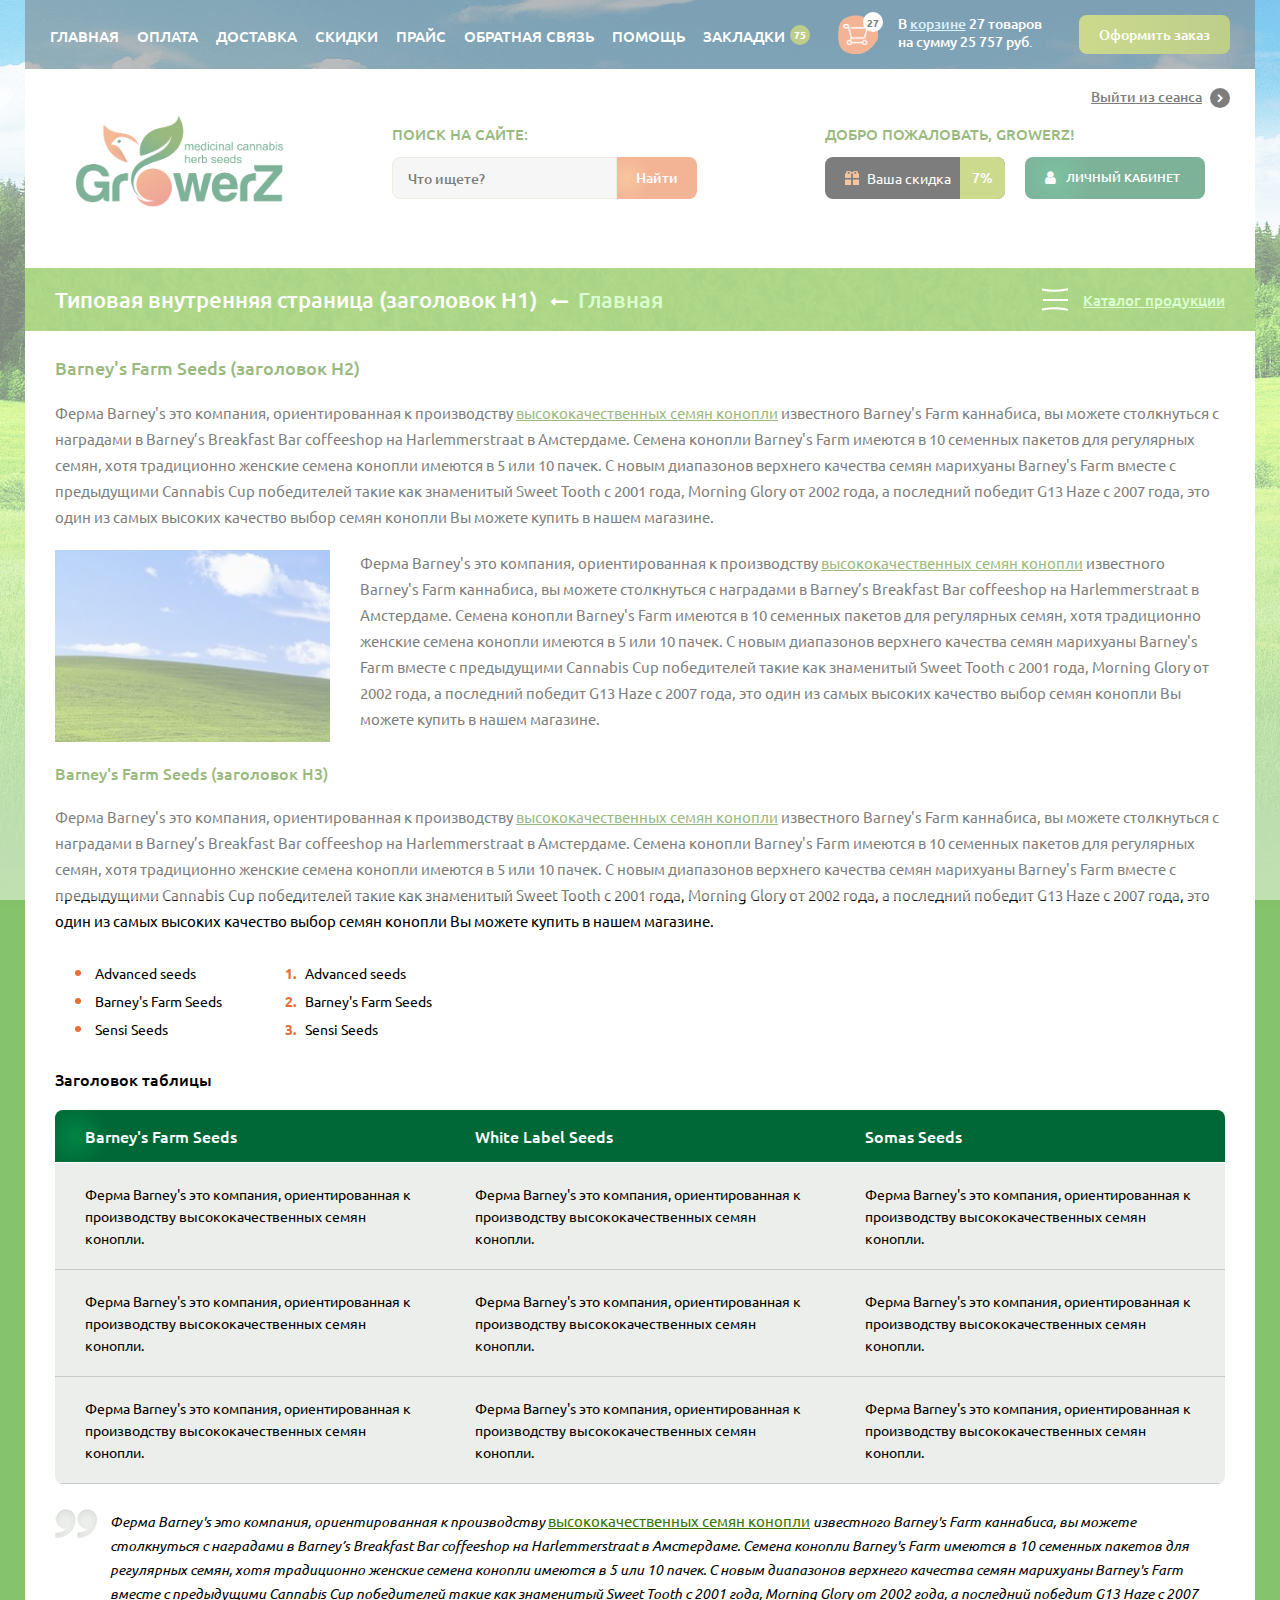
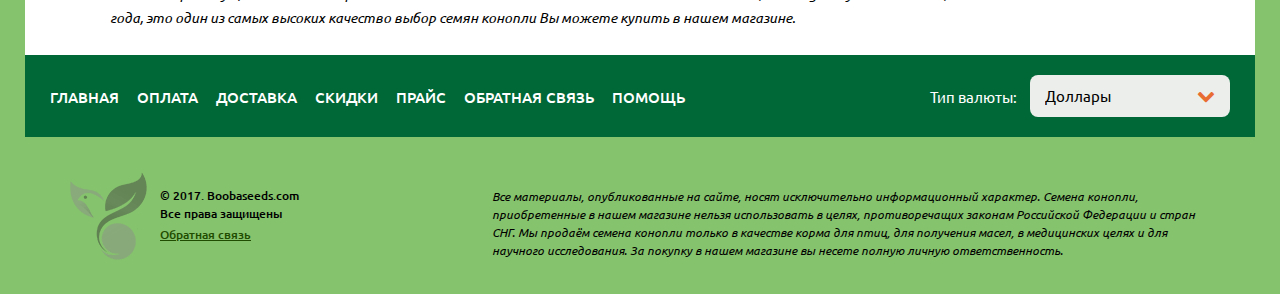
<file: page-article.html>
<!DOCTYPE html>
<html lang="en">
<head>
    <meta charset="UTF-8">
    <meta name="viewport" content="width=device-width, initial-scale=1.0">
    <title>Страница обсуждения</title>
    <link rel="stylesheet" href="css/custom-styles.css">
</head>
<body>

<div class="preloader"></div>

<div class="wrapper page-inner">

    <header role="banner">

        <div class="header-nav">

            <div class="header-burger">
                <div class="burger-top"></div>
                <div class="burger-center"></div>
                <div class="burger-bottom"></div>
            </div>

            <nav>
                <a href="index.html">Главная</a>
                <a href="#">Оплата</a>
                <a href="#">Доставка</a>
                <a href="#">Скидки</a>
                <a href="#">Прайс</a>
                <a href="#">Обратная связь</a>
                <a href="#">Помощь</a>
                <a href="#">Закладки <span class="bookmarks-amount">75</span></a>
            </nav>

            <div class="header-cart">

                <a href="page-cart.html" class="header-cart-icon">
                    <img src="images/icon-cart.png" alt="cart">
                    <div class="header-cart-amount">27</div>
                </a>

                <div class="header-cart-text">
                    <span>В <a href="page-cart.html">корзине</a> <span class="header-cart-amount">27</span> товаров</span>
                    <span>на сумму <span class="header-cart-cost">25 757</span> руб.</span>
                </div>

            </div>

            <a href="page-cart.html" class="to-cart">Оформить заказ</a>

        </div>

        <div class="header-panel">

            <a class="header-logo">
                <img src="images/logo-header.png" alt="logo">
            </a>

            <form action="#" class="form-search">

                <span>Поиск на сайте:</span>

                <fieldset>

                    <label>
                        <input type="search" placeholder="Что ищете?">
                    </label>

                    <button type="submit" class="button-form">Найти</button>

                </fieldset>

            </form>

            <div class="account-panel">

                <div class="account-panel-title">Добро пожаловать, <span class="account-panel-name">Growerz</span>!</div>

                <div class="account-panel-exit">
                    <a href="#">Выйти из сеанса</a>
                    <i class="fa fa-chevron-right"></i>
                </div>

                <div class="account-panel-discount">
                    <div class="account-discount-icon"><img src="images/icon-discount.png" alt="discount"></div>
                    <span class="account-discount-text">Ваша скидка</span>
                    <span class="account-discount-value">7%</span>
                </div>

                <a href="page-cabinet.html" class="account-panel-cabinet">
                    <i class="fa fa-user"></i>
                    <span>Личный кабинет</span>
                </a>

            </div>

        </div>

    </header>

    <main>

        <div class="catalog">

            <ul class="breadcrumbs">
                <li><h1>Типовая внутренняя страница (заголовок Н1)</h1></li>
                <li><i class="fa fa-long-arrow-left"></i><a href="index.html">Главная</a></li>
            </ul>

            <div class="catalog-burger">

                <div class="burger-icon"><img src="images/icon-catalog-burger.png" alt="catalog-burger"></div>

                <span class="catalog-burger-hidden">Каталог продукции</span>

                <span class="catalog-burger-visible">Скрыть каталог продукции</span>

            </div>

            <div class="catalog-list">

                <a href="#" class="catalog-item">
                    <i class="boobicon-unisex">
                        <span class="catalog-item-amount">75</span>
                    </i>
                    <span class="catalog-item-name">Регулярный</span>
                </a>

                <a href="#" class="catalog-item">
                    <i class="boobicon-gear">
                        <span class="catalog-item-amount">5</span>
                    </i>
                    <span class="catalog-item-name">Автоцветущий</span>
                </a>

                <a href="#" class="catalog-item">
                    <i class="boobicon-female">
                        <span class="catalog-item-amount">17</span>
                    </i>
                    <span class="catalog-item-name">Феминизированный</span>
                </a>

                <a href="#" class="catalog-item">
                    <i class="boobicon-house">
                        <span class="catalog-item-amount">37</span>
                    </i>
                    <span class="catalog-item-name">Закрытый грунт</span>
                </a>

                <a href="#" class="catalog-item">
                    <i class="boobicon-sun">
                        <span class="catalog-item-amount">5</span>
                    </i>
                    <span class="catalog-item-name">Открытый грунт</span>
                </a>

                <a href="#" class="catalog-item">
                    <i class="boobicon-map">
                        <span class="catalog-item-amount">27</span>
                    </i>
                    <span class="catalog-item-name">Индика</span>
                </a>

                <a href="#" class="catalog-item">
                    <i class="boobicon-smile-1">
                        <span class="catalog-item-amount">10</span>
                    </i>
                    <span class="catalog-item-name">Сатива</span>
                </a>

                <a href="#" class="catalog-item">
                    <i class="boobicon-smile-2">
                        <span class="catalog-item-amount">32</span>
                    </i>
                    <span class="catalog-item-name">Индика/Сатива</span>
                </a>

                <a href="#" class="catalog-item">
                    <i class="boobicon-apple">
                        <span class="catalog-item-amount">24</span>
                    </i>
                    <span class="catalog-item-name">Фруктовый</span>
                </a>

                <a href="#" class="catalog-item">
                    <i class="boobicon-cup">
                        <span class="catalog-item-amount">15</span>
                    </i>
                    <span class="catalog-item-name">Победитель</span>
                </a>

            </div>

        </div>

        <article>

            <h2>Barney's Farm Seeds (заголовок Н2)</h2>

            <p>
                Ферма Barney's это компания, ориентированная к производству <a href="#">высококачественных семян конопли</a> известного Barney's Farm каннабиса, вы можете столкнуться с наградами в Barney’s Breakfast Bar coffeeshop на Harlemmerstraat в Амстердаме. Семена конопли Barney's Farm имеются в 10 семенных пакетов для регулярных семян, хотя традиционно женские семена конопли имеются в 5 или 10 пачек. С новым диапазонов верхнего качества семян марихуаны Barney's Farm вместе с предыдущими Cannabis Cup победителей такие как знаменитый Sweet Tooth с 2001 года, Morning Glory от 2002 года, а последний победит G13 Haze с 2007 года, это один из самых высоких качество выбор семян конопли Вы можете купить в нашем магазине.
            </p>

            <div class="image-wrap"><img src="images/image-article.jpg" alt="img"></div>

            <p>
                Ферма Barney's это компания, ориентированная к производству <a href="#">высококачественных семян конопли</a> известного Barney's Farm каннабиса, вы можете столкнуться с наградами в Barney’s Breakfast Bar coffeeshop на Harlemmerstraat в Амстердаме. Семена конопли Barney's Farm имеются в 10 семенных пакетов для регулярных семян, хотя традиционно женские семена конопли имеются в 5 или 10 пачек. С новым диапазонов верхнего качества семян марихуаны Barney's Farm вместе с предыдущими Cannabis Cup победителей такие как знаменитый Sweet Tooth с 2001 года, Morning Glory от 2002 года, а последний победит G13 Haze с 2007 года, это один из самых высоких качество выбор семян конопли Вы можете купить в нашем магазине.
            </p>

            <h3>Barney's Farm Seeds (заголовок Н3)</h3>

            <p>
                Ферма Barney's это компания, ориентированная к производству <a href="#">высококачественных семян конопли</a> известного Barney's Farm каннабиса, вы можете столкнуться с наградами в Barney’s Breakfast Bar coffeeshop на Harlemmerstraat в Амстердаме. Семена конопли Barney's Farm имеются в 10 семенных пакетов для регулярных семян, хотя традиционно женские семена конопли имеются в 5 или 10 пачек. С новым диапазонов верхнего качества семян марихуаны Barney's Farm вместе с предыдущими Cannabis Cup победителей такие как знаменитый Sweet Tooth с 2001 года, Morning Glory от 2002 года, а последний победит G13 Haze с 2007 года, это один из самых высоких качество выбор семян конопли Вы можете купить в нашем магазине.
            </p>

            <ul>
                <li>Advanced seeds</li>
                <li>Barney's Farm Seeds</li>
                <li>Sensi Seeds</li>
            </ul>

            <ol>
                <li>Advanced seeds</li>
                <li>Barney's Farm Seeds</li>
                <li>Sensi Seeds</li>
            </ol>

            <div class="table-wrap">

                <div class="table-title">Заголовок таблицы</div>

                <table>

                    <tr>
                        <th>Barney's Farm Seeds</th>
                        <th>White Label Seeds</th>
                        <th>Somas Seeds</th>
                    </tr>

                    <tr>
                        <td>Ферма Barney's это компания, ориентированная к производству высококачественных семян конопли.</td>
                        <td>Ферма Barney's это компания, ориентированная к производству высококачественных семян конопли.</td>
                        <td>Ферма Barney's это компания, ориентированная к производству высококачественных семян конопли.</td>
                    </tr>

                    <tr>
                        <td>Ферма Barney's это компания, ориентированная к производству высококачественных семян конопли.</td>
                        <td>Ферма Barney's это компания, ориентированная к производству высококачественных семян конопли.</td>
                        <td>Ферма Barney's это компания, ориентированная к производству высококачественных семян конопли.</td>
                    </tr>

                    <tr>
                        <td>Ферма Barney's это компания, ориентированная к производству высококачественных семян конопли.</td>
                        <td>Ферма Barney's это компания, ориентированная к производству высококачественных семян конопли.</td>
                        <td>Ферма Barney's это компания, ориентированная к производству высококачественных семян конопли.</td>
                    </tr>

                </table>

            </div>

            <blockquote>
                Ферма Barney's это компания, ориентированная к производству <a href="#">высококачественных семян конопли</a> известного Barney's Farm каннабиса, вы можете столкнуться с наградами в Barney’s Breakfast Bar coffeeshop на Harlemmerstraat в Амстердаме. Семена конопли Barney's Farm имеются в 10 семенных пакетов для регулярных семян, хотя традиционно женские семена конопли имеются в 5 или 10 пачек. С новым диапазонов верхнего качества семян марихуаны Barney's Farm вместе с предыдущими Cannabis Cup победителей такие как знаменитый Sweet Tooth с 2001 года, Morning Glory от 2002 года, а последний победит G13 Haze с 2007 года, это один из самых высоких качество выбор семян конопли Вы можете купить в нашем магазине.
            </blockquote>

        </article>

    </main>

    <footer role="contentinfo">

        <div class="footer-nav">

            <nav>
                <a href="index.html">Главная</a>
                <a href="#">Оплата</a>
                <a href="#">Доставка</a>
                <a href="#">Скидки</a>
                <a href="#">Прайс</a>
                <a href="#">Обратная связь</a>
                <a href="#">Помощь</a>
            </nav>

            <div class="footer-currency">

                <span>Тип валюты:</span>

                <div class="custom-select">
                    <div class="current-value"><span>Доллары</span></div>
                    <ul>
                        <li>Гривны</li>
                        <li>Рубли</li>
                        <li>Тугрики</li>
                        <li>Евро</li>
                    </ul>
                    <label><input type="text"></label>
                </div>

            </div>

        </div>

        <div class="footer-panel">

            <div class="footer-copyright">
                
                <a class="logo-footer">
                    <img src="images/logo-footer.png" alt="logo">
                </a>

                <span>© 2017. Boobaseeds.com <br>Все права защищены</span>

                <a href="#">Обратная связь</a>
                
            </div>

            <div class="footer-offerta">
                Все материалы, опубликованные на сайте, носят исключительно информационный характер. Семена конопли, приобретенные в нашем магазине нельзя использовать в целях, противоречащих законам Российской Федерации и стран СНГ. Мы продаём семена конопли только в качестве корма для птиц, для получения масел, в медицинских целях и для научного исследования. За покупку в нашем магазине вы несете полную личную ответственность.
            </div>

        </div>

    </footer>

</div>

<script src="libs/mqGenie-master/mq.genie.min.js"></script>
<script src="libs/jquery-3.2.1.min.js"></script>
<script src="libs/slick-1.6.0/slick.min.js"></script>
<script src="js/custom-scripts.js"></script>
</body>
</html>
</file>
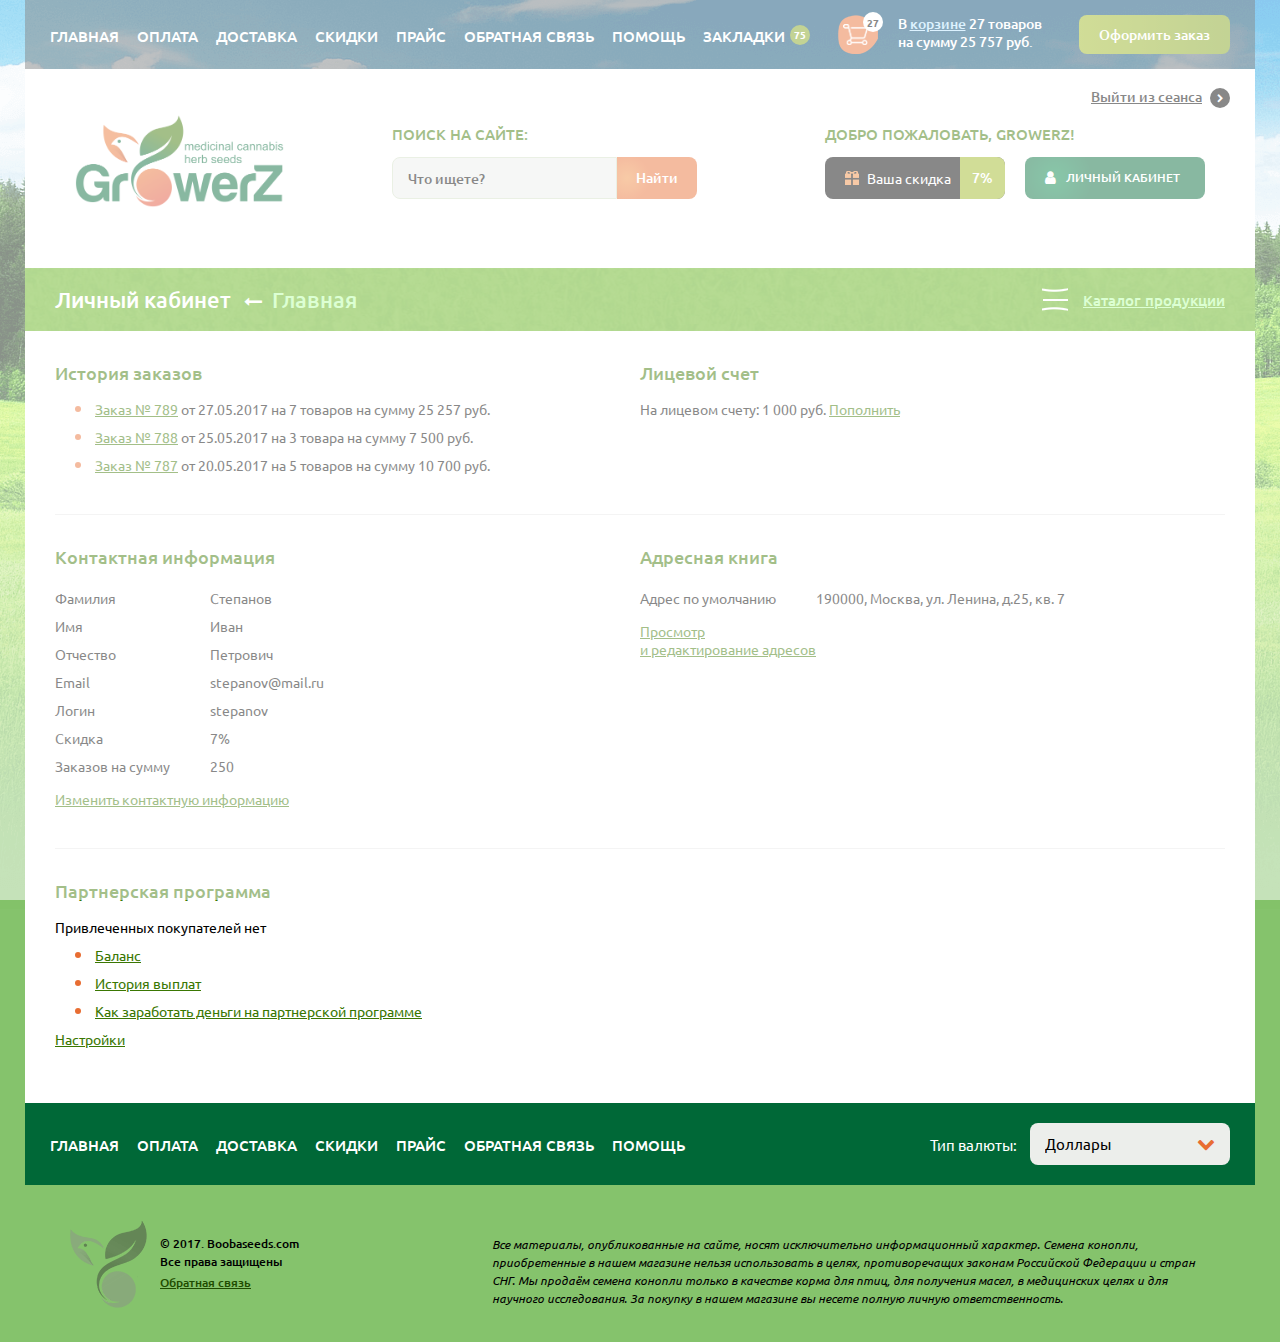
<file: page-cabinet.html>
<!DOCTYPE html>
<html lang="en">
<head>
    <meta charset="UTF-8">
    <meta name="viewport" content="width=device-width, initial-scale=1.0">
    <title>Страница личного кабинета</title>
    <link rel="stylesheet" href="css/custom-styles.css">
</head>
<body>

<div class="preloader"></div>

<div class="wrapper page-inner">

    <header role="banner">

        <div class="header-nav">

            <div class="header-burger">
                <div class="burger-top"></div>
                <div class="burger-center"></div>
                <div class="burger-bottom"></div>
            </div>

            <nav>
                <a href="index.html">Главная</a>
                <a href="#">Оплата</a>
                <a href="#">Доставка</a>
                <a href="#">Скидки</a>
                <a href="#">Прайс</a>
                <a href="#">Обратная связь</a>
                <a href="#">Помощь</a>
                <a href="#">Закладки <span class="bookmarks-amount">75</span></a>
            </nav>

            <div class="header-cart">

                <a href="page-cart.html" class="header-cart-icon">
                    <img src="images/icon-cart.png" alt="cart">
                    <div class="header-cart-amount">27</div>
                </a>

                <div class="header-cart-text">
                    <span>В <a href="page-cart.html">корзине</a> <span class="header-cart-amount">27</span> товаров</span>
                    <span>на сумму <span class="header-cart-cost">25 757</span> руб.</span>
                </div>

            </div>

            <a href="page-cart.html" class="to-cart">Оформить заказ</a>

        </div>

        <div class="header-panel">

            <a class="header-logo">
                <img src="images/logo-header.png" alt="logo">
            </a>

            <form action="#" class="form-search">

                <span>Поиск на сайте:</span>

                <fieldset>

                    <label>
                        <input type="search" placeholder="Что ищете?">
                    </label>

                    <button type="submit" class="button-form">Найти</button>

                </fieldset>

            </form>

            <div class="account-panel">

                <div class="account-panel-title">Добро пожаловать, <span class="account-panel-name">Growerz</span>!</div>

                <div class="account-panel-exit">
                    <a href="#">Выйти из сеанса</a>
                    <i class="fa fa-chevron-right"></i>
                </div>

                <div class="account-panel-discount">
                    <div class="account-discount-icon"><img src="images/icon-discount.png" alt="discount"></div>
                    <span class="account-discount-text">Ваша скидка</span>
                    <span class="account-discount-value">7%</span>
                </div>

                <a href="page-cabinet.html" class="account-panel-cabinet">
                    <i class="fa fa-user"></i>
                    <span>Личный кабинет</span>
                </a>

            </div>

        </div>

    </header>

    <main>

        <div class="catalog">

            <ul class="breadcrumbs">
                <li><h1>Личный кабинет</h1></li>
                <li><i class="fa fa-long-arrow-left"></i><a href="index.html">Главная</a></li>
            </ul>

            <div class="catalog-burger">

                <div class="burger-icon"><img src="images/icon-catalog-burger.png" alt="catalog-burger"></div>

                <span class="catalog-burger-hidden">Каталог продукции</span>

                <span class="catalog-burger-visible">Скрыть каталог продукции</span>

            </div>

            <div class="catalog-list">

                <a href="#" class="catalog-item">
                    <i class="boobicon-unisex">
                        <span class="catalog-item-amount">75</span>
                    </i>
                    <span class="catalog-item-name">Регулярный</span>
                </a>

                <a href="#" class="catalog-item">
                    <i class="boobicon-gear">
                        <span class="catalog-item-amount">5</span>
                    </i>
                    <span class="catalog-item-name">Автоцветущий</span>
                </a>

                <a href="#" class="catalog-item">
                    <i class="boobicon-female">
                        <span class="catalog-item-amount">17</span>
                    </i>
                    <span class="catalog-item-name">Феминизированный</span>
                </a>

                <a href="#" class="catalog-item">
                    <i class="boobicon-house">
                        <span class="catalog-item-amount">37</span>
                    </i>
                    <span class="catalog-item-name">Закрытый грунт</span>
                </a>

                <a href="#" class="catalog-item">
                    <i class="boobicon-sun">
                        <span class="catalog-item-amount">5</span>
                    </i>
                    <span class="catalog-item-name">Открытый грунт</span>
                </a>

                <a href="#" class="catalog-item">
                    <i class="boobicon-map">
                        <span class="catalog-item-amount">27</span>
                    </i>
                    <span class="catalog-item-name">Индика</span>
                </a>

                <a href="#" class="catalog-item">
                    <i class="boobicon-smile-1">
                        <span class="catalog-item-amount">10</span>
                    </i>
                    <span class="catalog-item-name">Сатива</span>
                </a>

                <a href="#" class="catalog-item">
                    <i class="boobicon-smile-2">
                        <span class="catalog-item-amount">32</span>
                    </i>
                    <span class="catalog-item-name">Индика/Сатива</span>
                </a>

                <a href="#" class="catalog-item">
                    <i class="boobicon-apple">
                        <span class="catalog-item-amount">24</span>
                    </i>
                    <span class="catalog-item-name">Фруктовый</span>
                </a>

                <a href="#" class="catalog-item">
                    <i class="boobicon-cup">
                        <span class="catalog-item-amount">15</span>
                    </i>
                    <span class="catalog-item-name">Победитель</span>
                </a>

            </div>

        </div>

        <div class="content">

            <div class="cabinet-list">

                <div class="cabinet-item">

                    <h3><a href="page-personal-history.html">История заказов</a></h3>

                    <ul>
                        <li><a href="#">Заказ № 789</a> от 27.05.2017 на 7 товаров на сумму 25 257 руб.</li>
                        <li><a href="#">Заказ № 788</a> от 25.05.2017 на 3 товара на сумму 7 500 руб.</li>
                        <li><a href="#">Заказ № 787</a> от 20.05.2017 на 5 товаров на сумму 10 700 руб.</li>
                    </ul>

                </div>

                <div class="cabinet-item">

                    <h3><a href="page-personal-account.html">Лицевой счет</a></h3>

                    <p>На лицевом счету: 1 000 руб. <a href="#">Пополнить</a></p>

                </div>

                <div class="cabinet-item">

                    <h3><a href="page-personal-contacts.html">Контактная информация</a></h3>

                    <table>

                        <tr>
                            <td>Фамилия</td>
                            <td>Степанов</td>
                        </tr>

                        <tr>
                            <td>Имя</td>
                            <td>Иван</td>
                        </tr>

                        <tr>
                            <td>Отчество</td>
                            <td>Петрович</td>
                        </tr>

                        <tr>
                            <td>Email</td>
                            <td>stepanov@mail.ru</td>
                        </tr>

                        <tr>
                            <td>Логин</td>
                            <td>stepanov</td>
                        </tr>

                        <tr>
                            <td>Скидка</td>
                            <td>7%</td>
                        </tr>

                        <tr>
                            <td>Заказов на сумму</td>
                            <td>250</td>
                        </tr>

                    </table>

                    <p><a href="#">Изменить контактную информацию</a></p>

                </div>

                <div class="cabinet-item">

                    <h3><a href="page-personal-address-book.html">Адресная книга</a></h3>

                    <table>

                        <tr>
                            <td>Адрес по умолчанию</td>
                            <td>190000, Москва, ул. Ленина, д.25, кв. 7</td>
                        </tr>

                    </table>

                    <p><a href="#">Просмотр <br>и редактирование адресов</a></p>

                </div>

                <div class="cabinet-item">

                    <h3><a href="page-personal-partners-program.html">Партнерская программа</a></h3>

                    <p>Привлеченных покупателей нет</p>

                    <ul>
                        <li><a href="#">Баланс</a></li>
                        <li><a href="#">История выплат</a></li>
                        <li><a href="#">Как заработать деньги на партнерской программе</a></li>
                    </ul>

                    <p><a href="#">Настройки</a></p>

                </div>

            </div>

        </div>

    </main>

    <footer role="contentinfo">

        <div class="footer-nav">

            <nav>
                <a href="index.html">Главная</a>
                <a href="#">Оплата</a>
                <a href="#">Доставка</a>
                <a href="#">Скидки</a>
                <a href="#">Прайс</a>
                <a href="#">Обратная связь</a>
                <a href="#">Помощь</a>
            </nav>

            <div class="footer-currency">

                <span>Тип валюты:</span>

                <div class="custom-select">
                    <div class="current-value"><span>Доллары</span></div>
                    <ul>
                        <li>Гривны</li>
                        <li>Рубли</li>
                        <li>Тугрики</li>
                        <li>Евро</li>
                    </ul>
                    <label><input type="text"></label>
                </div>

            </div>

        </div>

        <div class="footer-panel">

            <div class="footer-copyright">
                
                <a class="logo-footer">
                    <img src="images/logo-footer.png" alt="logo">
                </a>

                <span>© 2017. Boobaseeds.com <br>Все права защищены</span>

                <a href="#">Обратная связь</a>
                
            </div>

            <div class="footer-offerta">
                Все материалы, опубликованные на сайте, носят исключительно информационный характер. Семена конопли, приобретенные в нашем магазине нельзя использовать в целях, противоречащих законам Российской Федерации и стран СНГ. Мы продаём семена конопли только в качестве корма для птиц, для получения масел, в медицинских целях и для научного исследования. За покупку в нашем магазине вы несете полную личную ответственность.
            </div>

        </div>

    </footer>

</div>

<script src="libs/mqGenie-master/mq.genie.min.js"></script>
<script src="libs/jquery-3.2.1.min.js"></script>
<script src="libs/slick-1.6.0/slick.min.js"></script>
<script src="js/custom-scripts.js"></script>
</body>
</html>
</file>
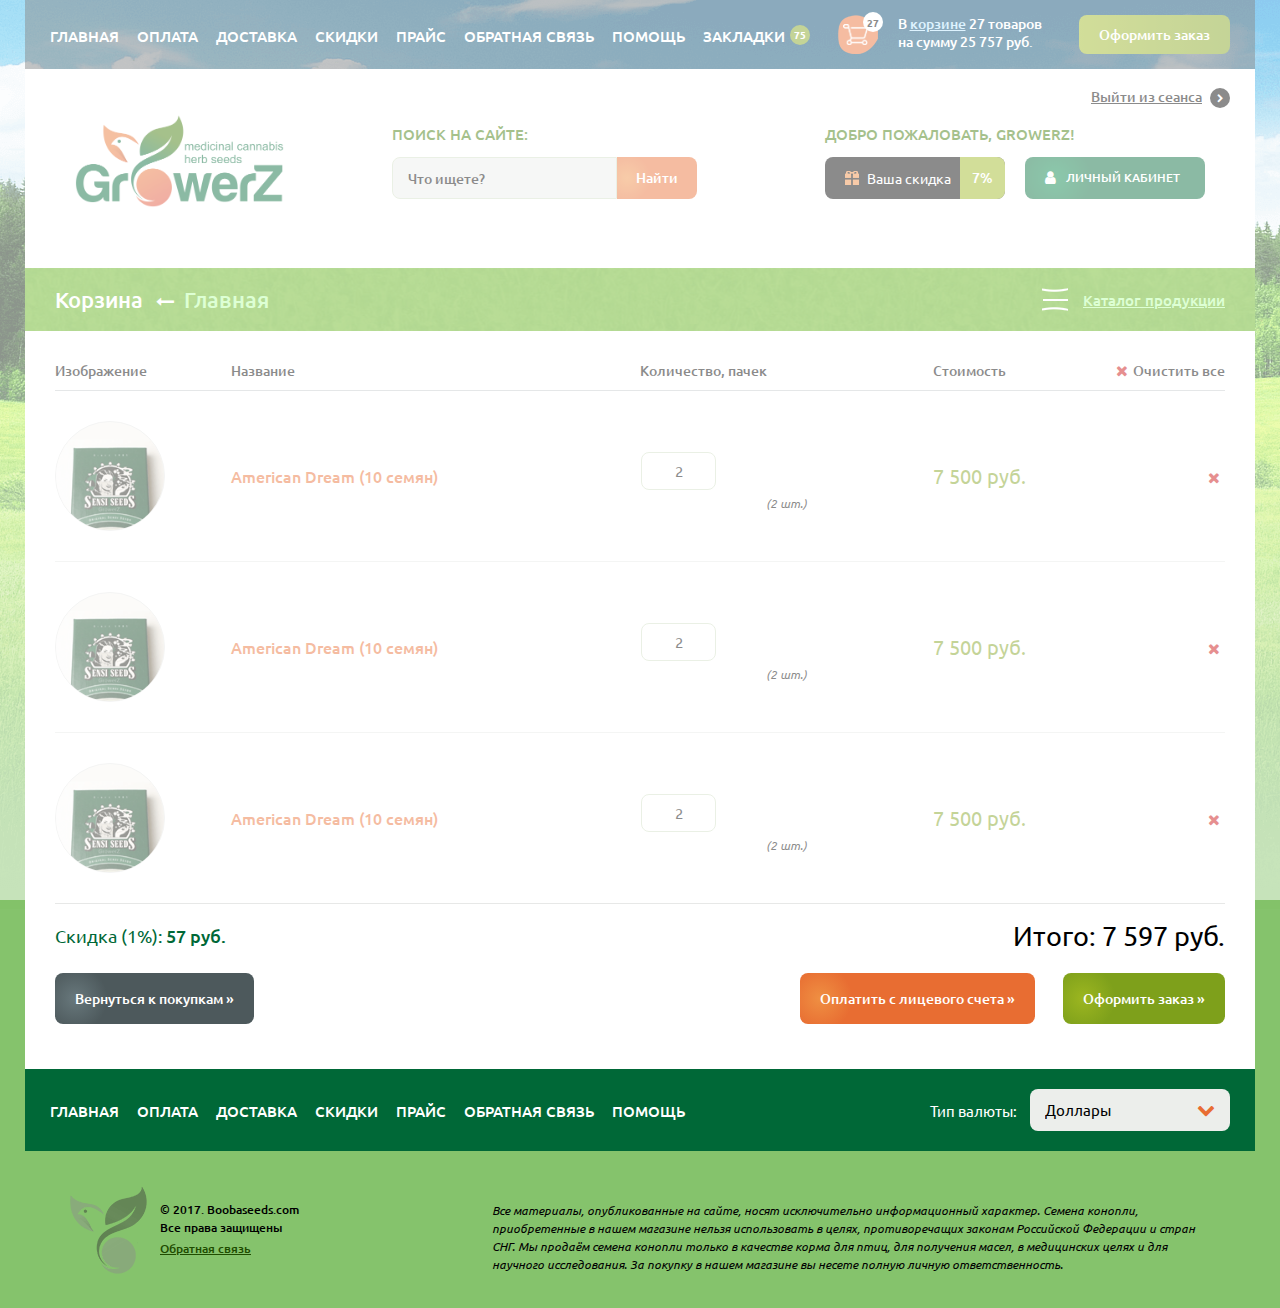
<file: page-cart.html>
<!DOCTYPE html>
<html lang="en">
<head>
    <meta charset="UTF-8">
    <meta name="viewport" content="width=device-width, initial-scale=1.0">
    <title>Страница корзины</title>
    <link rel="stylesheet" href="css/custom-styles.css">
</head>
<body>

<div class="preloader"></div>

<div class="wrapper page-inner">

    <header role="banner">

        <div class="header-nav">

            <div class="header-burger">
                <div class="burger-top"></div>
                <div class="burger-center"></div>
                <div class="burger-bottom"></div>
            </div>

            <nav>
                <a href="index.html">Главная</a>
                <a href="#">Оплата</a>
                <a href="#">Доставка</a>
                <a href="#">Скидки</a>
                <a href="#">Прайс</a>
                <a href="#">Обратная связь</a>
                <a href="#">Помощь</a>
                <a href="#">Закладки <span class="bookmarks-amount">75</span></a>
            </nav>

            <div class="header-cart">

                <a href="page-cart.html" class="header-cart-icon">
                    <img src="images/icon-cart.png" alt="cart">
                    <div class="header-cart-amount">27</div>
                </a>

                <div class="header-cart-text">
                    <span>В <a href="page-cart.html">корзине</a> <span class="header-cart-amount">27</span> товаров</span>
                    <span>на сумму <span class="header-cart-cost">25 757</span> руб.</span>
                </div>

            </div>

            <a href="page-cart.html" class="to-cart">Оформить заказ</a>

        </div>

        <div class="header-panel">

            <a class="header-logo">
                <img src="images/logo-header.png" alt="logo">
            </a>

            <form action="#" class="form-search">

                <span>Поиск на сайте:</span>

                <fieldset>

                    <label>
                        <input type="search" placeholder="Что ищете?">
                    </label>

                    <button type="submit" class="button-form">Найти</button>

                </fieldset>

            </form>

            <div class="account-panel">

                <div class="account-panel-title">Добро пожаловать, <span class="account-panel-name">Growerz</span>!</div>

                <div class="account-panel-exit">
                    <a href="#">Выйти из сеанса</a>
                    <i class="fa fa-chevron-right"></i>
                </div>

                <div class="account-panel-discount">
                    <div class="account-discount-icon"><img src="images/icon-discount.png" alt="discount"></div>
                    <span class="account-discount-text">Ваша скидка</span>
                    <span class="account-discount-value">7%</span>
                </div>

                <a href="page-cabinet.html" class="account-panel-cabinet">
                    <i class="fa fa-user"></i>
                    <span>Личный кабинет</span>
                </a>

            </div>

        </div>

    </header>

    <main>

        <div class="catalog">

            <ul class="breadcrumbs">
                <li><h1>Корзина</h1></li>
                <li><i class="fa fa-long-arrow-left"></i><a href="index.html">Главная</a></li>
            </ul>

            <div class="catalog-burger">

                <div class="burger-icon"><img src="images/icon-catalog-burger.png" alt="catalog-burger"></div>

                <span class="catalog-burger-hidden">Каталог продукции</span>

                <span class="catalog-burger-visible">Скрыть каталог продукции</span>

            </div>

            <div class="catalog-list">

                <a href="#" class="catalog-item">
                    <i class="boobicon-unisex">
                        <span class="catalog-item-amount">75</span>
                    </i>
                    <span class="catalog-item-name">Регулярный</span>
                </a>

                <a href="#" class="catalog-item">
                    <i class="boobicon-gear">
                        <span class="catalog-item-amount">5</span>
                    </i>
                    <span class="catalog-item-name">Автоцветущий</span>
                </a>

                <a href="#" class="catalog-item">
                    <i class="boobicon-female">
                        <span class="catalog-item-amount">17</span>
                    </i>
                    <span class="catalog-item-name">Феминизированный</span>
                </a>

                <a href="#" class="catalog-item">
                    <i class="boobicon-house">
                        <span class="catalog-item-amount">37</span>
                    </i>
                    <span class="catalog-item-name">Закрытый грунт</span>
                </a>

                <a href="#" class="catalog-item">
                    <i class="boobicon-sun">
                        <span class="catalog-item-amount">5</span>
                    </i>
                    <span class="catalog-item-name">Открытый грунт</span>
                </a>

                <a href="#" class="catalog-item">
                    <i class="boobicon-map">
                        <span class="catalog-item-amount">27</span>
                    </i>
                    <span class="catalog-item-name">Индика</span>
                </a>

                <a href="#" class="catalog-item">
                    <i class="boobicon-smile-1">
                        <span class="catalog-item-amount">10</span>
                    </i>
                    <span class="catalog-item-name">Сатива</span>
                </a>

                <a href="#" class="catalog-item">
                    <i class="boobicon-smile-2">
                        <span class="catalog-item-amount">32</span>
                    </i>
                    <span class="catalog-item-name">Индика/Сатива</span>
                </a>

                <a href="#" class="catalog-item">
                    <i class="boobicon-apple">
                        <span class="catalog-item-amount">24</span>
                    </i>
                    <span class="catalog-item-name">Фруктовый</span>
                </a>

                <a href="#" class="catalog-item">
                    <i class="boobicon-cup">
                        <span class="catalog-item-amount">15</span>
                    </i>
                    <span class="catalog-item-name">Победитель</span>
                </a>

            </div>

        </div>

        <div class="content">

            <form action="#" class="form-cart">

                <ul class="cart-header">
                    <li>Изображение</li>
                    <li>Название</li>
                    <li>Количество, пачек</li>
                    <li>Стоимость</li>
                    <li><a href="#" class="cart-remove-all"><i class="fa fa-close"></i>Очистить все</a></li>
                </ul>

                <div class="cart-list">

                    <div class="cart-item">

                        <div class="cart-item-image">
                            <div class="image-wrap">
                                <img src="images/product-1.png" alt="product">
                            </div>
                        </div>

                        <div class="cart-item-inner">

                            <div class="cart-item-name">American Dream (10 семян)</div>

                            <div class="cart-item-amount">
                                <label>
                                    <input type="text" value="2">
                                    <span>(2 шт.)</span>
                                </label>
                            </div>

                        </div>

                        <div class="cart-item-cost">7 500 руб.</div>

                        <div class="cart-item-remove"><a href="#"><i class="fa fa-close"></i></a></div>

                    </div>

                    <div class="cart-item">

                        <div class="cart-item-image">
                            <div class="image-wrap">
                                <img src="images/product-1.png" alt="product">
                            </div>
                        </div>

                        <div class="cart-item-inner">

                            <div class="cart-item-name">American Dream (10 семян)</div>

                            <div class="cart-item-amount">
                                <label>
                                    <input type="text" value="2">
                                    <span>(2 шт.)</span>
                                </label>
                            </div>

                        </div>

                        <div class="cart-item-cost">7 500 руб.</div>

                        <div class="cart-item-remove"><a href="#"><i class="fa fa-close"></i></a></div>

                    </div>

                    <div class="cart-item">

                        <div class="cart-item-image">
                            <div class="image-wrap">
                                <img src="images/product-1.png" alt="product">
                            </div>
                        </div>

                        <div class="cart-item-inner">

                            <div class="cart-item-name">American Dream (10 семян)</div>

                            <div class="cart-item-amount">
                                <label>
                                    <input type="text" value="2">
                                    <span>(2 шт.)</span>
                                </label>
                            </div>

                        </div>

                        <div class="cart-item-cost">7 500 руб.</div>

                        <div class="cart-item-remove"><a href="#"><i class="fa fa-close"></i></a></div>

                    </div>

                </div>

                <div class="cart-result">

                    <div class="cart-discount">
                        Скидка
                        <span class="cart-discount-percent">(1%)</span>:
                        <span class="cart-discount-money"> 57 руб.</span>
                    </div>

                    <div class="cart-summa">Итого: 7 597 руб.</div>

                </div>

                <div class="cart-footer">

                    <a href="page-catalog.html" class="cart-to-catalog">Вернуться к покупкам »</a>

                    <fieldset>

                        <a href="#" class="cart-to-payment">Оплатить с лицевого счета »</a>

                        <button type="submit">Оформить заказ »</button>

                    </fieldset>

                </div>

            </form>

        </div>

    </main>

    <footer role="contentinfo">

        <div class="footer-nav">

            <nav>
                <a href="index.html">Главная</a>
                <a href="#">Оплата</a>
                <a href="#">Доставка</a>
                <a href="#">Скидки</a>
                <a href="#">Прайс</a>
                <a href="#">Обратная связь</a>
                <a href="#">Помощь</a>
            </nav>

            <div class="footer-currency">

                <span>Тип валюты:</span>

                <div class="custom-select">
                    <div class="current-value"><span>Доллары</span></div>
                    <ul>
                        <li>Гривны</li>
                        <li>Рубли</li>
                        <li>Тугрики</li>
                        <li>Евро</li>
                    </ul>
                    <label><input type="text"></label>
                </div>

            </div>

        </div>

        <div class="footer-panel">

            <div class="footer-copyright">
                
                <a class="logo-footer">
                    <img src="images/logo-footer.png" alt="logo">
                </a>

                <span>© 2017. Boobaseeds.com <br>Все права защищены</span>

                <a href="#">Обратная связь</a>
                
            </div>

            <div class="footer-offerta">
                Все материалы, опубликованные на сайте, носят исключительно информационный характер. Семена конопли, приобретенные в нашем магазине нельзя использовать в целях, противоречащих законам Российской Федерации и стран СНГ. Мы продаём семена конопли только в качестве корма для птиц, для получения масел, в медицинских целях и для научного исследования. За покупку в нашем магазине вы несете полную личную ответственность.
            </div>

        </div>

    </footer>

</div>

<script src="libs/mqGenie-master/mq.genie.min.js"></script>
<script src="libs/jquery-3.2.1.min.js"></script>
<script src="libs/slick-1.6.0/slick.min.js"></script>
<script src="js/custom-scripts.js"></script>
</body>
</html>
</file>
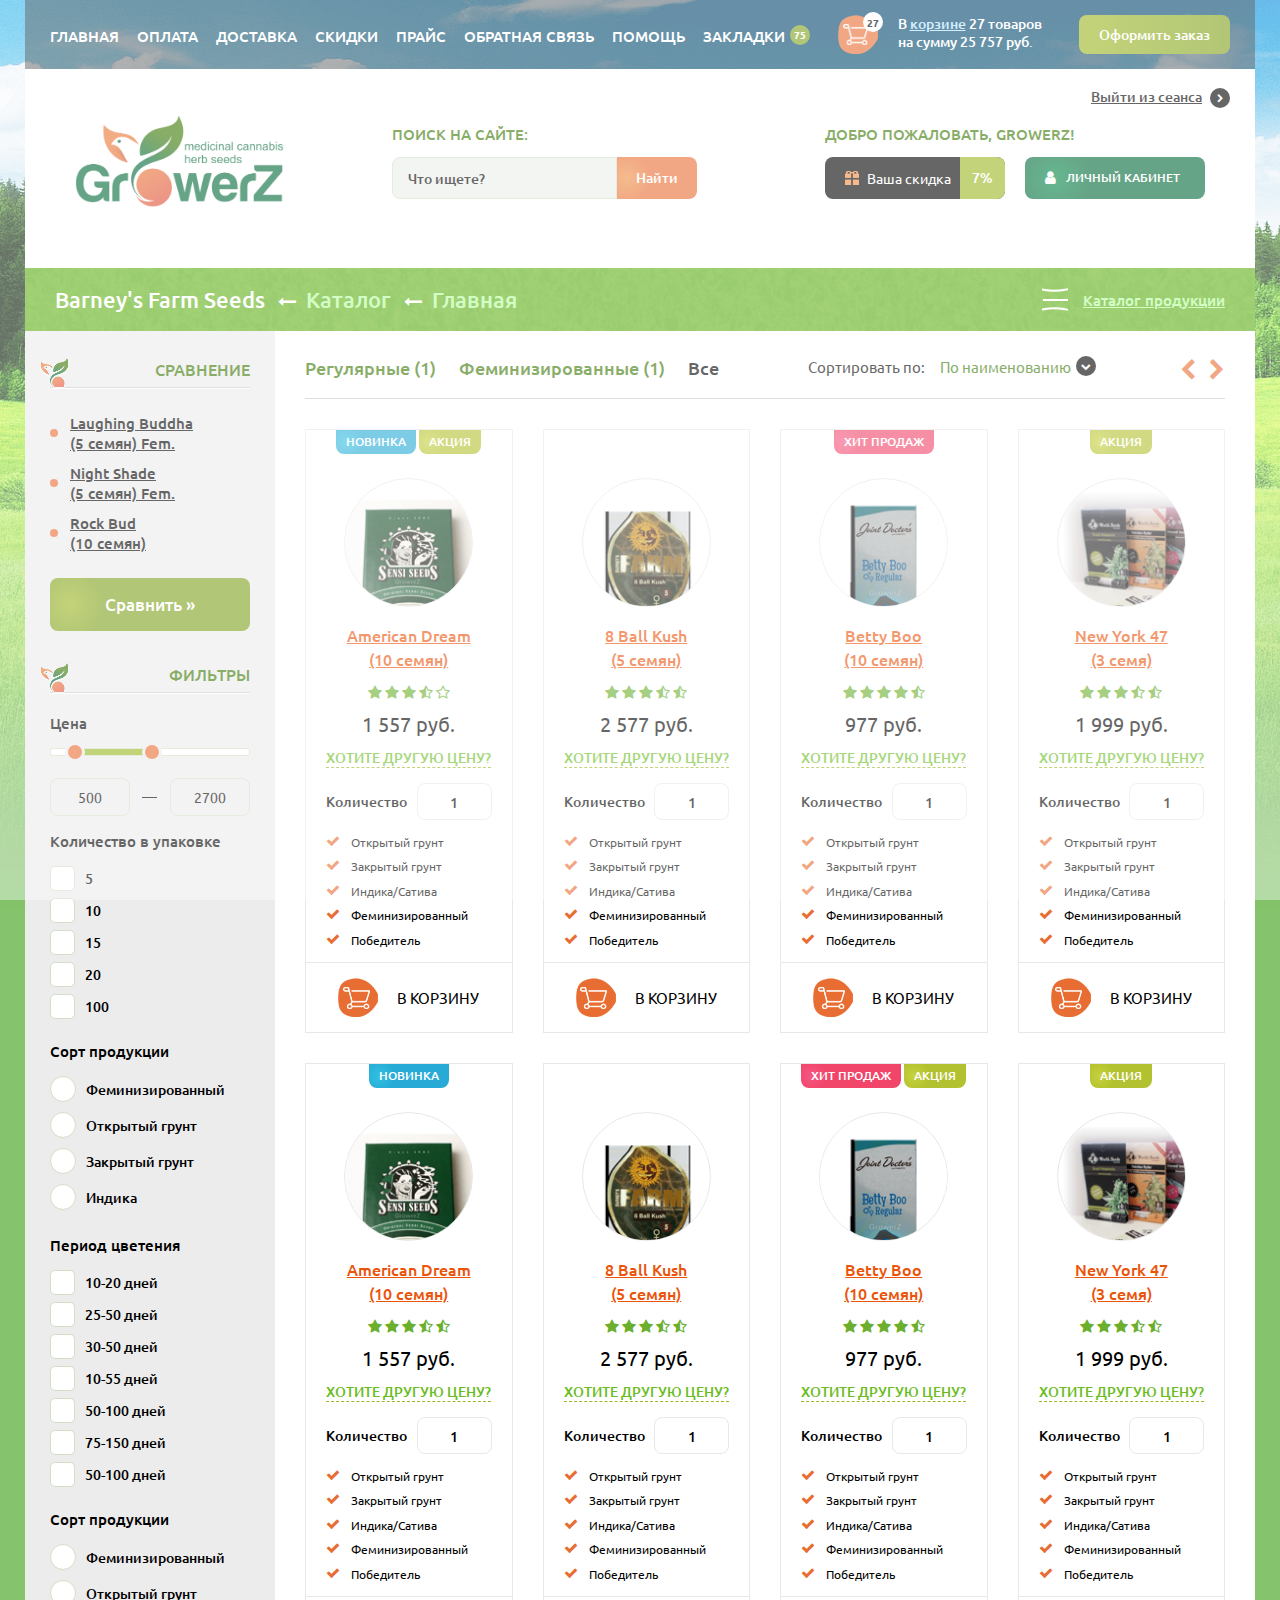
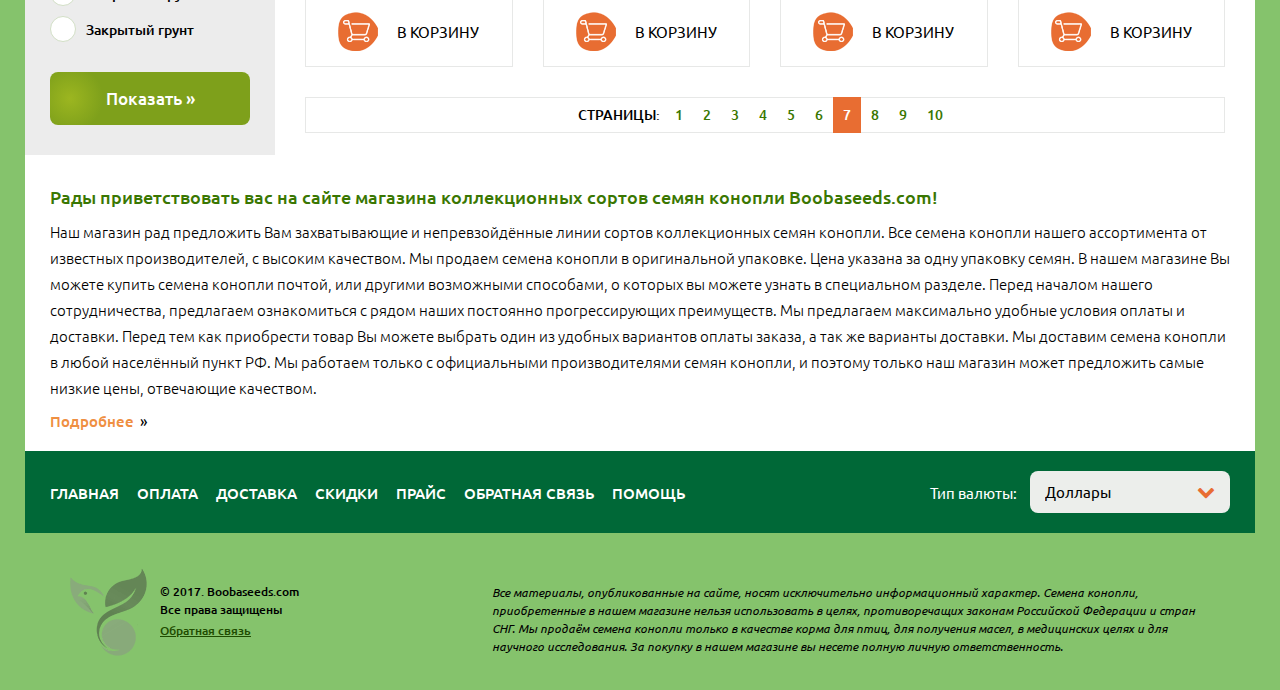
<file: page-catalog.html>
<!DOCTYPE html>
<html lang="en">
<head>
    <meta charset="UTF-8">
    <meta name="viewport" content="width=device-width, initial-scale=1.0">
    <title>Страница каталога</title>
    <link rel="stylesheet" href="css/custom-styles.css">
</head>
<body>

<div class="preloader"></div>

<div class="wrapper page-inner">

    <header role="banner">

        <div class="header-nav">

            <div class="header-burger">
                <div class="burger-top"></div>
                <div class="burger-center"></div>
                <div class="burger-bottom"></div>
            </div>

            <nav>
                <a href="index.html">Главная</a>
                <a href="#">Оплата</a>
                <a href="#">Доставка</a>
                <a href="#">Скидки</a>
                <a href="#">Прайс</a>
                <a href="#">Обратная связь</a>
                <a href="#">Помощь</a>
                <a href="#">Закладки <span class="bookmarks-amount">75</span></a>
            </nav>

            <div class="header-cart">

                <a href="page-cart.html" class="header-cart-icon">
                    <img src="images/icon-cart.png" alt="cart">
                    <div class="header-cart-amount">27</div>
                </a>

                <div class="header-cart-text">
                    <span>В <a href="page-cart.html">корзине</a> <span class="header-cart-amount">27</span> товаров</span>
                    <span>на сумму <span class="header-cart-cost">25 757</span> руб.</span>
                </div>

            </div>

            <a href="page-cart.html" class="to-cart">Оформить заказ</a>

        </div>

        <div class="header-panel">

            <a class="header-logo">
                <img src="images/logo-header.png" alt="logo">
            </a>

            <form action="#" class="form-search">

                <span>Поиск на сайте:</span>

                <fieldset>

                    <label>
                        <input type="search" placeholder="Что ищете?">
                    </label>

                    <button type="submit" class="button-form">Найти</button>

                </fieldset>

            </form>

            <div class="account-panel">

                <div class="account-panel-title">Добро пожаловать, <span class="account-panel-name">Growerz</span>!</div>

                <div class="account-panel-exit">
                    <a href="#">Выйти из сеанса</a>
                    <i class="fa fa-chevron-right"></i>
                </div>

                <div class="account-panel-discount">
                    <div class="account-discount-icon"><img src="images/icon-discount.png" alt="discount"></div>
                    <span class="account-discount-text">Ваша скидка</span>
                    <span class="account-discount-value">7%</span>
                </div>

                <a href="page-cabinet.html" class="account-panel-cabinet">
                    <i class="fa fa-user"></i>
                    <span>Личный кабинет</span>
                </a>

            </div>

        </div>

    </header>

    <main>

        <div class="catalog">

            <ul class="breadcrumbs">
                <li><h1>Barney's Farm Seeds</h1></li>
                <li><i class="fa fa-long-arrow-left"></i><a href="page-catalog.html">Каталог</a></li>
                <li><i class="fa fa-long-arrow-left"></i><a href="index.html">Главная</a></li>
            </ul>

            <div class="catalog-burger">

                <div class="burger-icon"><img src="images/icon-catalog-burger.png" alt="catalog-burger"></div>

                <span class="catalog-burger-hidden">Каталог продукции</span>

                <span class="catalog-burger-visible">Скрыть каталог продукции</span>

            </div>

            <div class="catalog-list">

                <a href="#" class="catalog-item">
                    <i class="boobicon-unisex">
                        <span class="catalog-item-amount">75</span>
                    </i>
                    <span class="catalog-item-name">Регулярный</span>
                </a>

                <a href="#" class="catalog-item">
                    <i class="boobicon-gear">
                        <span class="catalog-item-amount">5</span>
                    </i>
                    <span class="catalog-item-name">Автоцветущий</span>
                </a>

                <a href="#" class="catalog-item">
                    <i class="boobicon-female">
                        <span class="catalog-item-amount">17</span>
                    </i>
                    <span class="catalog-item-name">Феминизированный</span>
                </a>

                <a href="#" class="catalog-item">
                    <i class="boobicon-house">
                        <span class="catalog-item-amount">37</span>
                    </i>
                    <span class="catalog-item-name">Закрытый грунт</span>
                </a>

                <a href="#" class="catalog-item">
                    <i class="boobicon-sun">
                        <span class="catalog-item-amount">5</span>
                    </i>
                    <span class="catalog-item-name">Открытый грунт</span>
                </a>

                <a href="#" class="catalog-item">
                    <i class="boobicon-map">
                        <span class="catalog-item-amount">27</span>
                    </i>
                    <span class="catalog-item-name">Индика</span>
                </a>

                <a href="#" class="catalog-item">
                    <i class="boobicon-smile-1">
                        <span class="catalog-item-amount">10</span>
                    </i>
                    <span class="catalog-item-name">Сатива</span>
                </a>

                <a href="#" class="catalog-item">
                    <i class="boobicon-smile-2">
                        <span class="catalog-item-amount">32</span>
                    </i>
                    <span class="catalog-item-name">Индика/Сатива</span>
                </a>

                <a href="#" class="catalog-item">
                    <i class="boobicon-apple">
                        <span class="catalog-item-amount">24</span>
                    </i>
                    <span class="catalog-item-name">Фруктовый</span>
                </a>

                <a href="#" class="catalog-item">
                    <i class="boobicon-cup">
                        <span class="catalog-item-amount">15</span>
                    </i>
                    <span class="catalog-item-name">Победитель</span>
                </a>

            </div>

        </div>

        <div class="content-columns">

            <aside>

                <div class="aside-burger">

                    <span class="aside-burger-hidden">Сравнение / Фильтры</span>

                    <span class="aside-burger-visible">Скрыть Сравнение / Фильтры</span>

                </div>

                <div class="aside-list">

                    <div class="aside-title">Сравнение</div>

                    <a href="page-product.html">Laughing Buddha <br>(5 семян) Fem.</a>

                    <a href="page-product.html">Night Shade<br>(5 семян) Fem.</a>

                    <a href="page-product.html">Rock Bud <br>(10 семян)</a>

                    <a href="#" class="aside-button">Сравнить »</a>

                </div>

                <form action="#" class="form-filter">

                    <div class="aside-title">Фильтры</div>

                    <fieldset class="filter-cost">

                        <div class="filter-title">Цена</div>

                        <div id="filter-cost-item"></div>

                        <div class="filter-cost-fields">
                            <label><input type="text" id="min-cost"/></label>
                            <label><input type="text" id="max-cost"/></label>
                        </div>

                    </fieldset>

                    <fieldset class="filter-checkbox">

                        <div class="filter-title">Количество в упаковке</div>

                        <ul class="filter-list">

                            <li>
                                <input type="checkbox" name="filter-amount" id="filter-amount-1">
                                <label for="filter-amount-1"><i class="fa fa-check"></i>5</label>
                            </li>

                            <li>
                                <input type="checkbox" name="filter-amount" id="filter-amount-2">
                                <label for="filter-amount-2"><i class="fa fa-check"></i>10</label>
                            </li>

                            <li>
                                <input type="checkbox" name="filter-amount" id="filter-amount-3">
                                <label for="filter-amount-3"><i class="fa fa-check"></i>15</label>
                            </li>

                            <li>
                                <input type="checkbox" name="filter-amount" id="filter-amount-4">
                                <label for="filter-amount-4"><i class="fa fa-check"></i>20</label>
                            </li>

                            <li>
                                <input type="checkbox" name="filter-amount" id="filter-amount-5">
                                <label for="filter-amount-5"><i class="fa fa-check"></i>100</label>
                            </li>

                        </ul>

                    </fieldset>

                    <fieldset class="filter-radio">

                        <div class="filter-title">Сорт продукции</div>

                        <ul class="filter-list">

                            <li>
                                <input type="radio" name="filter-sort" id="filter-sort-1">
                                <label for="filter-sort-1">Феминизированный</label>
                            </li>

                            <li>
                                <input type="radio" name="filter-sort" id="filter-sort-2">
                                <label for="filter-sort-2">Открытый грунт</label>
                            </li>

                            <li>
                                <input type="radio" name="filter-sort" id="filter-sort-3">
                                <label for="filter-sort-3">Закрытый грунт</label>
                            </li>

                            <li>
                                <input type="radio" name="filter-sort" id="filter-sort-4">
                                <label for="filter-sort-4">Индика</label>
                            </li>

                        </ul>

                    </fieldset>

                    <fieldset class="filter-checkbox">

                        <div class="filter-title">Период цветения</div>

                        <ul class="filter-list">

                            <li>
                                <input type="checkbox" name="filter-period" id="filter-period-1">
                                <label for="filter-period-1"><i class="fa fa-check"></i>10-20 дней</label>
                            </li>

                            <li>
                                <input type="checkbox" name="filter-period" id="filter-period-2">
                                <label for="filter-period-2"><i class="fa fa-check"></i>25-50 дней</label>
                            </li>

                            <li>
                                <input type="checkbox" name="filter-period" id="filter-period-3">
                                <label for="filter-period-3"><i class="fa fa-check"></i>30-50 дней</label>
                            </li>

                            <li>
                                <input type="checkbox" name="filter-period" id="filter-period-4">
                                <label for="filter-period-4"><i class="fa fa-check"></i>10-55 дней</label>
                            </li>

                            <li>
                                <input type="checkbox" name="filter-period" id="filter-period-5">
                                <label for="filter-period-5"><i class="fa fa-check"></i>50-100 дней</label>
                            </li>

                            <li>
                                <input type="checkbox" name="filter-period" id="filter-period-6">
                                <label for="filter-period-6"><i class="fa fa-check"></i>75-150 дней</label>
                            </li>

                            <li>
                                <input type="checkbox" name="filter-period" id="filter-period-7">
                                <label for="filter-period-7"><i class="fa fa-check"></i>50-100 дней</label>
                            </li>

                        </ul>

                    </fieldset>

                    <fieldset class="filter-radio">

                        <div class="filter-title">Сорт продукции</div>

                        <ul class="filter-list">

                            <li>
                                <input type="radio" name="filter-sortt" id="filter-sortt-1">
                                <label for="filter-sortt-1">Феминизированный</label>
                            </li>

                            <li>
                                <input type="radio" name="filter-sortt" id="filter-sortt-2">
                                <label for="filter-sortt-2">Открытый грунт</label>
                            </li>

                            <li>
                                <input type="radio" name="filter-sortt" id="filter-sortt-3">
                                <label for="filter-sortt-3">Закрытый грунт</label>
                            </li>

                        </ul>

                    </fieldset>

                    <button type="submit" class="aside-button">Показать »</button>

                </form>

            </aside>

            <div class="products">

                <div class="products-header">

                    <div class="products-filter">

                        <a href="#">Регулярные <span class="products-filter-amount">(1)</span></a>

                        <a href="#">Феминизированные <span class="products-filter-amount">(1)</span></a>

                        <a class="active">Все</a>

                    </div>

                    <div class="products-filter-sort">
                        <span>Сортировать по:</span>
                        <div class="custom-select">
                            <div class="current-value"><span>По наименованию</span></div>
                            <ul>
                                <li>По стоимости</li>
                                <li>По новизне</li>
                                <li>По количеству семян</li>
                            </ul>
                            <label><input type="text"></label>
                        </div>
                    </div>

                    <div class="products-header-controls">

                        <div class="products-control products-control-prev"><i class="fa fa-chevron-left"></i></div>

                        <div class="products-control products-control-next"><i class="fa fa-chevron-right"></i></div>

                    </div>

                </div>

                <div class="products-list">

                    <div class="product-card">

                        <div class="product-card-header">

                            <span class="product-card-marker marker-new">Новинка</span>

                            <span class="product-card-marker marker-discount">Акция</span>

                        </div>

                        <div class="product-card-image">
                            <img src="images/product-1.png" alt="product">
                        </div>

                        <h3>
                            <a href="#">
                                <span class="product-card-name">American Dream</span>
                                <span class="booba-number">(10 семян)</span>
                            </a>
                        </h3>

                        <div class="product-rate">
                            <i class="fa fa-star"></i>
                            <i class="fa fa-star"></i>
                            <i class="fa fa-star"></i>
                            <i class="fa fa-star-half-empty"></i>
                            <i class="fa fa-star-o"></i>
                        </div>

                        <div class="product-cost">

                            <span class="product-cost-new">1 557 руб.</span>

                        </div>

                        <a href="#" class="product-card-another-cost">Хотите другую цену?</a>

                        <label class="product-card-amount">
                            <span>Количество</span>
                            <input type="text" placeholder="1">
                        </label>

                        <ul class="product-card-parameters">
                            <li>Открытый грунт</li>
                            <li>Закрытый грунт</li>
                            <li>Индика/Сатива</li>
                            <li>Феминизированный</li>
                            <li>Победитель</li>
                        </ul>

                        <a href="#" class="add-to-cart">

                            <span class="icon-cart"><img src="images/icon-cart.png" alt="cart"></span>
                            <span>В корзину</span>

                        </a>

                        <div class="product-card-add-to">

                            <label>
                                <input type="checkbox">
                                <i class="fa fa-check"></i>
                                <span>Добавить в сравнение</span>
                            </label>

                            <label>
                                <input type="checkbox">
                                <i class="fa fa-check"></i>
                                <span>Добавить в закладки</span>
                            </label>

                        </div>

                    </div>

                    <div class="product-card">

                        <div class="product-card-header"></div>

                        <div class="product-card-image">
                            <img src="images/product-2.png" alt="product">
                        </div>

                        <h3>
                            <a href="#">
                                <span class="product-card-name">8 Ball Kush</span>
                                <span class="booba-number">(5 семян)</span>
                            </a>
                        </h3>

                        <div class="product-rate">
                            <i class="fa fa-star"></i>
                            <i class="fa fa-star"></i>
                            <i class="fa fa-star"></i>
                            <i class="fa fa-star-half-empty"></i>
                            <i class="fa fa-star-half-empty"></i>
                        </div>

                        <div class="product-cost">

                            <span class="product-cost-new">2 577 руб.</span>

                        </div>

                        <a href="#" class="product-card-another-cost">Хотите другую цену?</a>

                        <label class="product-card-amount">
                            <span>Количество</span>
                            <input type="text" placeholder="1">
                        </label>

                        <ul class="product-card-parameters">
                            <li>Открытый грунт</li>
                            <li>Закрытый грунт</li>
                            <li>Индика/Сатива</li>
                            <li>Феминизированный</li>
                            <li>Победитель</li>
                        </ul>

                        <a href="#" class="add-to-cart">

                            <span class="icon-cart"><img src="images/icon-cart.png" alt="cart"></span>
                            <span>В корзину</span>

                        </a>

                        <div class="product-card-add-to">

                            <label>
                                <input type="checkbox">
                                <i class="fa fa-check"></i>
                                <span>Добавить в сравнение</span>
                            </label>

                            <label>
                                <input type="checkbox">
                                <i class="fa fa-check"></i>
                                <span>Добавить в закладки</span>
                            </label>

                        </div>

                    </div>

                    <div class="product-card">

                        <div class="product-card-header">

                            <span class="product-card-marker marker-best">хит продаж</span>

                        </div>

                        <div class="product-card-image">
                            <img src="images/product-3.png" alt="product">
                        </div>

                        <h3>
                            <a href="#">
                                <span class="product-card-name">Betty Boo</span>
                                <span class="booba-number">(10 семян)</span>
                            </a>
                        </h3>

                        <div class="product-rate">
                            <i class="fa fa-star"></i>
                            <i class="fa fa-star"></i>
                            <i class="fa fa-star"></i>
                            <i class="fa fa-star"></i>
                            <i class="fa fa-star-half-empty"></i>
                        </div>

                        <div class="product-cost">

                            <span class="product-cost-new">977 руб.</span>

                        </div>

                        <a href="#" class="product-card-another-cost">Хотите другую цену?</a>

                        <label class="product-card-amount">
                            <span>Количество</span>
                            <input type="text" placeholder="1">
                        </label>

                        <ul class="product-card-parameters">
                            <li>Открытый грунт</li>
                            <li>Закрытый грунт</li>
                            <li>Индика/Сатива</li>
                            <li>Феминизированный</li>
                            <li>Победитель</li>
                        </ul>

                        <a href="#" class="add-to-cart">

                            <span class="icon-cart"><img src="images/icon-cart.png" alt="cart"></span>
                            <span>В корзину</span>

                        </a>

                        <div class="product-card-add-to">

                            <label>
                                <input type="checkbox">
                                <i class="fa fa-check"></i>
                                <span>Добавить в сравнение</span>
                            </label>

                            <label>
                                <input type="checkbox">
                                <i class="fa fa-check"></i>
                                <span>Добавить в закладки</span>
                            </label>

                        </div>

                    </div>

                    <div class="product-card">

                        <div class="product-card-header">

                            <span class="product-card-marker marker-discount">Акция</span>

                        </div>

                        <div class="product-card-image">
                            <img src="images/product-4.png" alt="product">
                        </div>

                        <h3>
                            <a href="#">
                                <span class="product-card-name">New York 47</span>
                                <span class="booba-number">(3 семя)</span>
                            </a>
                        </h3>

                        <div class="product-rate">
                            <i class="fa fa-star"></i>
                            <i class="fa fa-star"></i>
                            <i class="fa fa-star"></i>
                            <i class="fa fa-star-half-empty"></i>
                            <i class="fa fa-star-half-empty"></i>
                        </div>

                        <div class="product-cost">

                            <span class="product-cost-new">1 999 руб.</span>

                        </div>

                        <a href="#" class="product-card-another-cost">Хотите другую цену?</a>

                        <label class="product-card-amount">
                            <span>Количество</span>
                            <input type="text" placeholder="1">
                        </label>

                        <ul class="product-card-parameters">
                            <li>Открытый грунт</li>
                            <li>Закрытый грунт</li>
                            <li>Индика/Сатива</li>
                            <li>Феминизированный</li>
                            <li>Победитель</li>
                        </ul>

                        <a href="#" class="add-to-cart">

                            <span class="icon-cart"><img src="images/icon-cart.png" alt="cart"></span>
                            <span>В корзину</span>

                        </a>

                        <div class="product-card-add-to">

                            <label>
                                <input type="checkbox">
                                <i class="fa fa-check"></i>
                                <span>Добавить в сравнение</span>
                            </label>

                            <label>
                                <input type="checkbox">
                                <i class="fa fa-check"></i>
                                <span>Добавить в закладки</span>
                            </label>

                        </div>

                    </div>

                    <div class="product-card">

                        <div class="product-card-header">

                            <span class="product-card-marker marker-new">Новинка</span>

                        </div>

                        <div class="product-card-image">
                            <img src="images/product-1.png" alt="product">
                        </div>

                        <h3>
                            <a href="#">
                                <span class="product-card-name">American Dream</span>
                                <span class="booba-number">(10 семян)</span>
                            </a>
                        </h3>

                        <div class="product-rate">
                            <i class="fa fa-star"></i>
                            <i class="fa fa-star"></i>
                            <i class="fa fa-star"></i>
                            <i class="fa fa-star-half-empty"></i>
                            <i class="fa fa-star-half-empty"></i>
                        </div>

                        <div class="product-cost">

                            <span class="product-cost-new">1 557 руб.</span>

                        </div>

                        <a href="#" class="product-card-another-cost">Хотите другую цену?</a>

                        <label class="product-card-amount">
                            <span>Количество</span>
                            <input type="text" placeholder="1">
                        </label>

                        <ul class="product-card-parameters">
                            <li>Открытый грунт</li>
                            <li>Закрытый грунт</li>
                            <li>Индика/Сатива</li>
                            <li>Феминизированный</li>
                            <li>Победитель</li>
                        </ul>

                        <a href="#" class="add-to-cart">

                            <span class="icon-cart"><img src="images/icon-cart.png" alt="cart"></span>
                            <span>В корзину</span>

                        </a>

                        <div class="product-card-add-to">

                            <label>
                                <input type="checkbox">
                                <i class="fa fa-check"></i>
                                <span>Добавить в сравнение</span>
                            </label>

                            <label>
                                <input type="checkbox">
                                <i class="fa fa-check"></i>
                                <span>Добавить в закладки</span>
                            </label>

                        </div>

                    </div>

                    <div class="product-card">

                        <div class="product-card-header"></div>

                        <div class="product-card-image">
                            <img src="images/product-2.png" alt="product">
                        </div>

                        <h3>
                            <a href="#">
                                <span class="product-card-name">8 Ball Kush</span>
                                <span class="booba-number">(5 семян)</span>
                            </a>
                        </h3>

                        <div class="product-rate">
                            <i class="fa fa-star"></i>
                            <i class="fa fa-star"></i>
                            <i class="fa fa-star"></i>
                            <i class="fa fa-star-half-empty"></i>
                            <i class="fa fa-star-half-empty"></i>
                        </div>

                        <div class="product-cost">

                            <span class="product-cost-new">2 577 руб.</span>

                        </div>

                        <a href="#" class="product-card-another-cost">Хотите другую цену?</a>

                        <label class="product-card-amount">
                            <span>Количество</span>
                            <input type="text" placeholder="1">
                        </label>

                        <ul class="product-card-parameters">
                            <li>Открытый грунт</li>
                            <li>Закрытый грунт</li>
                            <li>Индика/Сатива</li>
                            <li>Феминизированный</li>
                            <li>Победитель</li>
                        </ul>

                        <a href="#" class="add-to-cart">

                            <span class="icon-cart"><img src="images/icon-cart.png" alt="cart"></span>
                            <span>В корзину</span>

                        </a>

                        <div class="product-card-add-to">

                            <label>
                                <input type="checkbox">
                                <i class="fa fa-check"></i>
                                <span>Добавить в сравнение</span>
                            </label>

                            <label>
                                <input type="checkbox">
                                <i class="fa fa-check"></i>
                                <span>Добавить в закладки</span>
                            </label>

                        </div>

                    </div>

                    <div class="product-card">

                        <div class="product-card-header">

                            <span class="product-card-marker marker-best">хит продаж</span>

                            <span class="product-card-marker marker-discount">Акция</span>

                        </div>

                        <div class="product-card-image">
                            <img src="images/product-3.png" alt="product">
                        </div>

                        <h3>
                            <a href="#">
                                <span class="product-card-name">Betty Boo</span>
                                <span class="booba-number">(10 семян)</span>
                            </a>
                        </h3>

                        <div class="product-rate">
                            <i class="fa fa-star"></i>
                            <i class="fa fa-star"></i>
                            <i class="fa fa-star"></i>
                            <i class="fa fa-star"></i>
                            <i class="fa fa-star-half-empty"></i>
                        </div>

                        <div class="product-cost">

                            <span class="product-cost-new">977 руб.</span>

                        </div>

                        <a href="#" class="product-card-another-cost">Хотите другую цену?</a>

                        <label class="product-card-amount">
                            <span>Количество</span>
                            <input type="text" placeholder="1">
                        </label>

                        <ul class="product-card-parameters">
                            <li>Открытый грунт</li>
                            <li>Закрытый грунт</li>
                            <li>Индика/Сатива</li>
                            <li>Феминизированный</li>
                            <li>Победитель</li>
                        </ul>

                        <a href="#" class="add-to-cart">

                            <span class="icon-cart"><img src="images/icon-cart.png" alt="cart"></span>
                            <span>В корзину</span>

                        </a>

                        <div class="product-card-add-to">

                            <label>
                                <input type="checkbox">
                                <i class="fa fa-check"></i>
                                <span>Добавить в сравнение</span>
                            </label>

                            <label>
                                <input type="checkbox">
                                <i class="fa fa-check"></i>
                                <span>Добавить в закладки</span>
                            </label>

                        </div>

                    </div>

                    <div class="product-card">

                        <div class="product-card-header">

                            <span class="product-card-marker marker-discount">Акция</span>

                        </div>

                        <div class="product-card-image">
                            <img src="images/product-4.png" alt="product">
                        </div>

                        <h3>
                            <a href="#">
                                <span class="product-card-name">New York 47</span>
                                <span class="booba-number">(3 семя)</span>
                            </a>
                        </h3>

                        <div class="product-rate">
                            <i class="fa fa-star"></i>
                            <i class="fa fa-star"></i>
                            <i class="fa fa-star"></i>
                            <i class="fa fa-star-half-empty"></i>
                            <i class="fa fa-star-half-empty"></i>
                        </div>

                        <div class="product-cost">

                            <span class="product-cost-new">1 999 руб.</span>

                        </div>

                        <a href="#" class="product-card-another-cost">Хотите другую цену?</a>

                        <label class="product-card-amount">
                            <span>Количество</span>
                            <input type="text" placeholder="1">
                        </label>

                        <ul class="product-card-parameters">
                            <li>Открытый грунт</li>
                            <li>Закрытый грунт</li>
                            <li>Индика/Сатива</li>
                            <li>Феминизированный</li>
                            <li>Победитель</li>
                        </ul>

                        <a href="#" class="add-to-cart">

                            <span class="icon-cart"><img src="images/icon-cart.png" alt="cart"></span>
                            <span>В корзину</span>

                        </a>

                        <div class="product-card-add-to">

                            <label>
                                <input type="checkbox">
                                <i class="fa fa-check"></i>
                                <span>Добавить в сравнение</span>
                            </label>

                            <label>
                                <input type="checkbox">
                                <i class="fa fa-check"></i>
                                <span>Добавить в закладки</span>
                            </label>

                        </div>

                    </div>

                </div>

                <div class="products-slider">

                    <div class="product-card">

                        <div class="product-card-header">

                            <span class="product-card-marker marker-new">Новинка</span>

                            <span class="product-card-marker marker-discount">Акция</span>

                        </div>

                        <div class="product-card-image">
                            <img src="images/product-1.png" alt="product">
                        </div>

                        <h3>
                            <a href="#">
                                <span class="product-card-name">American Dream</span>
                                <span class="booba-number">(10 семян)</span>
                            </a>
                        </h3>

                        <div class="product-rate">
                            <i class="fa fa-star"></i>
                            <i class="fa fa-star"></i>
                            <i class="fa fa-star"></i>
                            <i class="fa fa-star-half-empty"></i>
                            <i class="fa fa-star-o"></i>
                        </div>

                        <div class="product-cost">

                            <span class="product-cost-new">1 557 руб.</span>

                        </div>

                        <a href="#" class="product-card-another-cost">Хотите другую цену?</a>

                        <label class="product-card-amount">
                            <span>Количество</span>
                            <input type="text" placeholder="1">
                        </label>

                        <ul class="product-card-parameters">
                            <li>Открытый грунт</li>
                            <li>Закрытый грунт</li>
                            <li>Индика/Сатива</li>
                            <li>Феминизированный</li>
                            <li>Победитель</li>
                        </ul>

                        <a href="#" class="add-to-cart">

                            <span class="icon-cart"><img src="images/icon-cart.png" alt="cart"></span>
                            <span>В корзину</span>

                        </a>

                        <div class="product-card-add-to">

                            <label>
                                <input type="checkbox">
                                <i class="fa fa-check"></i>
                                <span>Добавить в сравнение</span>
                            </label>

                            <label>
                                <input type="checkbox">
                                <i class="fa fa-check"></i>
                                <span>Добавить в закладки</span>
                            </label>

                        </div>

                    </div>

                    <div class="product-card">

                        <div class="product-card-header"></div>

                        <div class="product-card-image">
                            <img src="images/product-2.png" alt="product">
                        </div>

                        <h3>
                            <a href="#">
                                <span class="product-card-name">8 Ball Kush</span>
                                <span class="booba-number">(5 семян)</span>
                            </a>
                        </h3>

                        <div class="product-rate">
                            <i class="fa fa-star"></i>
                            <i class="fa fa-star"></i>
                            <i class="fa fa-star"></i>
                            <i class="fa fa-star-half-empty"></i>
                            <i class="fa fa-star-half-empty"></i>
                        </div>

                        <div class="product-cost">

                            <span class="product-cost-new">2 577 руб.</span>

                        </div>

                        <a href="#" class="product-card-another-cost">Хотите другую цену?</a>

                        <label class="product-card-amount">
                            <span>Количество</span>
                            <input type="text" placeholder="1">
                        </label>

                        <ul class="product-card-parameters">
                            <li>Открытый грунт</li>
                            <li>Закрытый грунт</li>
                            <li>Индика/Сатива</li>
                            <li>Феминизированный</li>
                            <li>Победитель</li>
                        </ul>

                        <a href="#" class="add-to-cart">

                            <span class="icon-cart"><img src="images/icon-cart.png" alt="cart"></span>
                            <span>В корзину</span>

                        </a>

                        <div class="product-card-add-to">

                            <label>
                                <input type="checkbox">
                                <i class="fa fa-check"></i>
                                <span>Добавить в сравнение</span>
                            </label>

                            <label>
                                <input type="checkbox">
                                <i class="fa fa-check"></i>
                                <span>Добавить в закладки</span>
                            </label>

                        </div>

                    </div>

                    <div class="product-card">

                        <div class="product-card-header">

                            <span class="product-card-marker marker-best">хит продаж</span>

                        </div>

                        <div class="product-card-image">
                            <img src="images/product-3.png" alt="product">
                        </div>

                        <h3>
                            <a href="#">
                                <span class="product-card-name">Betty Boo</span>
                                <span class="booba-number">(10 семян)</span>
                            </a>
                        </h3>

                        <div class="product-rate">
                            <i class="fa fa-star"></i>
                            <i class="fa fa-star"></i>
                            <i class="fa fa-star"></i>
                            <i class="fa fa-star"></i>
                            <i class="fa fa-star-half-empty"></i>
                        </div>

                        <div class="product-cost">

                            <span class="product-cost-new">977 руб.</span>

                        </div>

                        <a href="#" class="product-card-another-cost">Хотите другую цену?</a>

                        <label class="product-card-amount">
                            <span>Количество</span>
                            <input type="text" placeholder="1">
                        </label>

                        <ul class="product-card-parameters">
                            <li>Открытый грунт</li>
                            <li>Закрытый грунт</li>
                            <li>Индика/Сатива</li>
                            <li>Феминизированный</li>
                            <li>Победитель</li>
                        </ul>

                        <a href="#" class="add-to-cart">

                            <span class="icon-cart"><img src="images/icon-cart.png" alt="cart"></span>
                            <span>В корзину</span>

                        </a>

                        <div class="product-card-add-to">

                            <label>
                                <input type="checkbox">
                                <i class="fa fa-check"></i>
                                <span>Добавить в сравнение</span>
                            </label>

                            <label>
                                <input type="checkbox">
                                <i class="fa fa-check"></i>
                                <span>Добавить в закладки</span>
                            </label>

                        </div>

                    </div>

                    <div class="product-card">

                        <div class="product-card-header">

                            <span class="product-card-marker marker-discount">Акция</span>

                        </div>

                        <div class="product-card-image">
                            <img src="images/product-4.png" alt="product">
                        </div>

                        <h3>
                            <a href="#">
                                <span class="product-card-name">New York 47</span>
                                <span class="booba-number">(3 семя)</span>
                            </a>
                        </h3>

                        <div class="product-rate">
                            <i class="fa fa-star"></i>
                            <i class="fa fa-star"></i>
                            <i class="fa fa-star"></i>
                            <i class="fa fa-star-half-empty"></i>
                            <i class="fa fa-star-half-empty"></i>
                        </div>

                        <div class="product-cost">

                            <span class="product-cost-new">1 999 руб.</span>

                        </div>

                        <a href="#" class="product-card-another-cost">Хотите другую цену?</a>

                        <label class="product-card-amount">
                            <span>Количество</span>
                            <input type="text" placeholder="1">
                        </label>

                        <ul class="product-card-parameters">
                            <li>Открытый грунт</li>
                            <li>Закрытый грунт</li>
                            <li>Индика/Сатива</li>
                            <li>Феминизированный</li>
                            <li>Победитель</li>
                        </ul>

                        <a href="#" class="add-to-cart">

                            <span class="icon-cart"><img src="images/icon-cart.png" alt="cart"></span>
                            <span>В корзину</span>

                        </a>

                        <div class="product-card-add-to">

                            <label>
                                <input type="checkbox">
                                <i class="fa fa-check"></i>
                                <span>Добавить в сравнение</span>
                            </label>

                            <label>
                                <input type="checkbox">
                                <i class="fa fa-check"></i>
                                <span>Добавить в закладки</span>
                            </label>

                        </div>

                    </div>

                    <div class="product-card">

                        <div class="product-card-header">

                            <span class="product-card-marker marker-new">Новинка</span>

                        </div>

                        <div class="product-card-image">
                            <img src="images/product-1.png" alt="product">
                        </div>

                        <h3>
                            <a href="#">
                                <span class="product-card-name">American Dream</span>
                                <span class="booba-number">(10 семян)</span>
                            </a>
                        </h3>

                        <div class="product-rate">
                            <i class="fa fa-star"></i>
                            <i class="fa fa-star"></i>
                            <i class="fa fa-star"></i>
                            <i class="fa fa-star-half-empty"></i>
                            <i class="fa fa-star-half-empty"></i>
                        </div>

                        <div class="product-cost">

                            <span class="product-cost-new">1 557 руб.</span>

                        </div>

                        <a href="#" class="product-card-another-cost">Хотите другую цену?</a>

                        <label class="product-card-amount">
                            <span>Количество</span>
                            <input type="text" placeholder="1">
                        </label>

                        <ul class="product-card-parameters">
                            <li>Открытый грунт</li>
                            <li>Закрытый грунт</li>
                            <li>Индика/Сатива</li>
                            <li>Феминизированный</li>
                            <li>Победитель</li>
                        </ul>

                        <a href="#" class="add-to-cart">

                            <span class="icon-cart"><img src="images/icon-cart.png" alt="cart"></span>
                            <span>В корзину</span>

                        </a>

                        <div class="product-card-add-to">

                            <label>
                                <input type="checkbox">
                                <i class="fa fa-check"></i>
                                <span>Добавить в сравнение</span>
                            </label>

                            <label>
                                <input type="checkbox">
                                <i class="fa fa-check"></i>
                                <span>Добавить в закладки</span>
                            </label>

                        </div>

                    </div>

                    <div class="product-card">

                        <div class="product-card-header"></div>

                        <div class="product-card-image">
                            <img src="images/product-2.png" alt="product">
                        </div>

                        <h3>
                            <a href="#">
                                <span class="product-card-name">8 Ball Kush</span>
                                <span class="booba-number">(5 семян)</span>
                            </a>
                        </h3>

                        <div class="product-rate">
                            <i class="fa fa-star"></i>
                            <i class="fa fa-star"></i>
                            <i class="fa fa-star"></i>
                            <i class="fa fa-star-half-empty"></i>
                            <i class="fa fa-star-half-empty"></i>
                        </div>

                        <div class="product-cost">

                            <span class="product-cost-new">2 577 руб.</span>

                        </div>

                        <a href="#" class="product-card-another-cost">Хотите другую цену?</a>

                        <label class="product-card-amount">
                            <span>Количество</span>
                            <input type="text" placeholder="1">
                        </label>

                        <ul class="product-card-parameters">
                            <li>Открытый грунт</li>
                            <li>Закрытый грунт</li>
                            <li>Индика/Сатива</li>
                            <li>Феминизированный</li>
                            <li>Победитель</li>
                        </ul>

                        <a href="#" class="add-to-cart">

                            <span class="icon-cart"><img src="images/icon-cart.png" alt="cart"></span>
                            <span>В корзину</span>

                        </a>

                        <div class="product-card-add-to">

                            <label>
                                <input type="checkbox">
                                <i class="fa fa-check"></i>
                                <span>Добавить в сравнение</span>
                            </label>

                            <label>
                                <input type="checkbox">
                                <i class="fa fa-check"></i>
                                <span>Добавить в закладки</span>
                            </label>

                        </div>

                    </div>

                    <div class="product-card">

                        <div class="product-card-header">

                            <span class="product-card-marker marker-best">хит продаж</span>

                            <span class="product-card-marker marker-discount">Акция</span>

                        </div>

                        <div class="product-card-image">
                            <img src="images/product-3.png" alt="product">
                        </div>

                        <h3>
                            <a href="#">
                                <span class="product-card-name">Betty Boo</span>
                                <span class="booba-number">(10 семян)</span>
                            </a>
                        </h3>

                        <div class="product-rate">
                            <i class="fa fa-star"></i>
                            <i class="fa fa-star"></i>
                            <i class="fa fa-star"></i>
                            <i class="fa fa-star"></i>
                            <i class="fa fa-star-half-empty"></i>
                        </div>

                        <div class="product-cost">

                            <span class="product-cost-new">977 руб.</span>

                        </div>

                        <a href="#" class="product-card-another-cost">Хотите другую цену?</a>

                        <label class="product-card-amount">
                            <span>Количество</span>
                            <input type="text" placeholder="1">
                        </label>

                        <ul class="product-card-parameters">
                            <li>Открытый грунт</li>
                            <li>Закрытый грунт</li>
                            <li>Индика/Сатива</li>
                            <li>Феминизированный</li>
                            <li>Победитель</li>
                        </ul>

                        <a href="#" class="add-to-cart">

                            <span class="icon-cart"><img src="images/icon-cart.png" alt="cart"></span>
                            <span>В корзину</span>

                        </a>

                        <div class="product-card-add-to">

                            <label>
                                <input type="checkbox">
                                <i class="fa fa-check"></i>
                                <span>Добавить в сравнение</span>
                            </label>

                            <label>
                                <input type="checkbox">
                                <i class="fa fa-check"></i>
                                <span>Добавить в закладки</span>
                            </label>

                        </div>

                    </div>

                    <div class="product-card">

                        <div class="product-card-header">

                            <span class="product-card-marker marker-discount">Акция</span>

                        </div>

                        <div class="product-card-image">
                            <img src="images/product-4.png" alt="product">
                        </div>

                        <h3>
                            <a href="#">
                                <span class="product-card-name">New York 47</span>
                                <span class="booba-number">(3 семя)</span>
                            </a>
                        </h3>

                        <div class="product-rate">
                            <i class="fa fa-star"></i>
                            <i class="fa fa-star"></i>
                            <i class="fa fa-star"></i>
                            <i class="fa fa-star-half-empty"></i>
                            <i class="fa fa-star-half-empty"></i>
                        </div>

                        <div class="product-cost">

                            <span class="product-cost-new">1 999 руб.</span>

                        </div>

                        <a href="#" class="product-card-another-cost">Хотите другую цену?</a>

                        <label class="product-card-amount">
                            <span>Количество</span>
                            <input type="text" placeholder="1">
                        </label>

                        <ul class="product-card-parameters">
                            <li>Открытый грунт</li>
                            <li>Закрытый грунт</li>
                            <li>Индика/Сатива</li>
                            <li>Феминизированный</li>
                            <li>Победитель</li>
                        </ul>

                        <a href="#" class="add-to-cart">

                            <span class="icon-cart"><img src="images/icon-cart.png" alt="cart"></span>
                            <span>В корзину</span>

                        </a>

                        <div class="product-card-add-to">

                            <label>
                                <input type="checkbox">
                                <i class="fa fa-check"></i>
                                <span>Добавить в сравнение</span>
                            </label>

                            <label>
                                <input type="checkbox">
                                <i class="fa fa-check"></i>
                                <span>Добавить в закладки</span>
                            </label>

                        </div>

                    </div>

                </div>

                <div class="nav-pages">
                    <span>Страницы: </span>
                    <ul>
                        <li><a href="#">1</a></li>
                        <li><a href="#">2</a></li>
                        <li><a href="#">3</a></li>
                        <li><a href="#">4</a></li>
                        <li><a href="#">5</a></li>
                        <li><a href="#">6</a></li>
                        <li><a href="#" class="active">7</a></li>
                        <li><a href="#">8</a></li>
                        <li><a href="#">9</a></li>
                        <li><a href="#">10</a></li>
                    </ul>
                </div>

            </div>

        </div>

        <section class="promo">

            <h1>Рады приветствовать вас на сайте магазина коллекционных сортов семян конопли Boobaseeds.com!</h1>

            <p>Наш магазин рад предложить Вам захватывающие и непревзойдённые линии сортов коллекционных семян конопли. Все семена конопли нашего ассортимента от известных производителей, с высоким качеством. Мы продаем семена конопли в оригинальной упаковке. Цена указана за одну упаковку семян. В нашем магазине Вы можете купить семена конопли почтой,  или другими возможными способами, о которых вы можете узнать в специальном разделе. Перед началом нашего сотрудничества, предлагаем ознакомиться с рядом наших постоянно прогрессирующих преимуществ. Мы предлагаем максимально удобные условия оплаты и доставки. Перед тем как приобрести товар Вы можете выбрать один из удобных вариантов оплаты заказа, а так же варианты доставки. Мы доставим семена конопли в любой населённый пункт РФ. Мы работаем только с официальными производителями семян конопли, и поэтому только наш магазин может предложить самые низкие цены, отвечающие качеством.</p>

            <a href="#" class="show-more">Подробнее <span>»</span></a>

        </section>

    </main>

    <footer role="contentinfo">

        <div class="footer-nav">

            <nav>
                <a href="index.html">Главная</a>
                <a href="#">Оплата</a>
                <a href="#">Доставка</a>
                <a href="#">Скидки</a>
                <a href="#">Прайс</a>
                <a href="#">Обратная связь</a>
                <a href="#">Помощь</a>
            </nav>

            <div class="footer-currency">

                <span>Тип валюты:</span>

                <div class="custom-select">
                    <div class="current-value"><span>Доллары</span></div>
                    <ul>
                        <li>Гривны</li>
                        <li>Рубли</li>
                        <li>Тугрики</li>
                        <li>Евро</li>
                    </ul>
                    <label><input type="text"></label>
                </div>

            </div>

        </div>

        <div class="footer-panel">

            <div class="footer-copyright">
                
                <a class="logo-footer">
                    <img src="images/logo-footer.png" alt="logo">
                </a>

                <span>© 2017. Boobaseeds.com <br>Все права защищены</span>

                <a href="#">Обратная связь</a>
                
            </div>

            <div class="footer-offerta">
                Все материалы, опубликованные на сайте, носят исключительно информационный характер. Семена конопли, приобретенные в нашем магазине нельзя использовать в целях, противоречащих законам Российской Федерации и стран СНГ. Мы продаём семена конопли только в качестве корма для птиц, для получения масел, в медицинских целях и для научного исследования. За покупку в нашем магазине вы несете полную личную ответственность.
            </div>

        </div>

    </footer>

</div>

<script src="libs/mqGenie-master/mq.genie.min.js"></script>
<script src="libs/jquery-3.2.1.min.js"></script>
<script src="libs/jquery-ui-1.12.1.custom/jquery-ui.min.js"></script>
<script src="libs/slick-1.6.0/slick.min.js"></script>
<script src="libs/jQRangeSlider-5.7.2/jQRangeSlider-min.js"></script>
<script src="js/custom-scripts.js"></script>
<script src="js/catalogRangeSlider.js"></script>
</body>
</html>
</file>
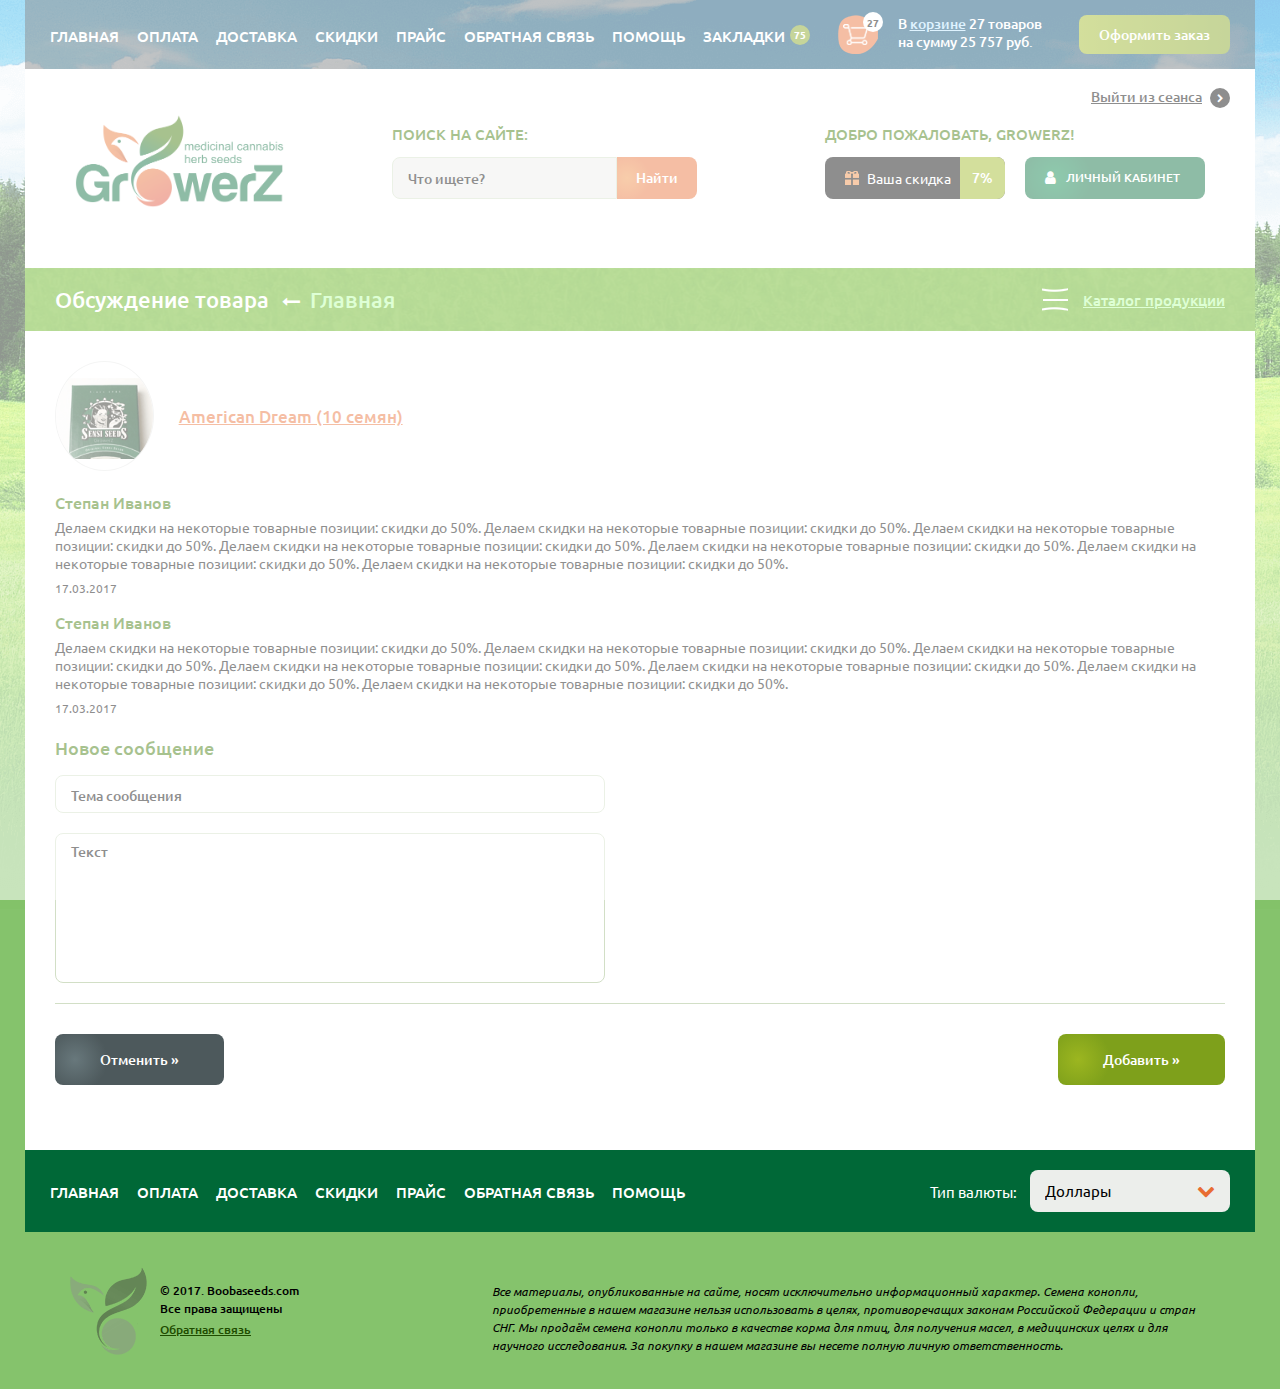
<file: page-comment.html>
<!DOCTYPE html>
<html lang="en">
<head>
    <meta charset="UTF-8">
    <meta name="viewport" content="width=device-width, initial-scale=1.0">
    <title>Страница обсуждения</title>
    <link rel="stylesheet" href="css/custom-styles.css">
</head>
<body>

<div class="preloader"></div>

<div class="wrapper page-inner">

    <header role="banner">

        <div class="header-nav">

            <div class="header-burger">
                <div class="burger-top"></div>
                <div class="burger-center"></div>
                <div class="burger-bottom"></div>
            </div>

            <nav>
                <a href="index.html">Главная</a>
                <a href="#">Оплата</a>
                <a href="#">Доставка</a>
                <a href="#">Скидки</a>
                <a href="#">Прайс</a>
                <a href="#">Обратная связь</a>
                <a href="#">Помощь</a>
                <a href="#">Закладки <span class="bookmarks-amount">75</span></a>
            </nav>

            <div class="header-cart">

                <a href="page-cart.html" class="header-cart-icon">
                    <img src="images/icon-cart.png" alt="cart">
                    <div class="header-cart-amount">27</div>
                </a>

                <div class="header-cart-text">
                    <span>В <a href="page-cart.html">корзине</a> <span class="header-cart-amount">27</span> товаров</span>
                    <span>на сумму <span class="header-cart-cost">25 757</span> руб.</span>
                </div>

            </div>

            <a href="page-cart.html" class="to-cart">Оформить заказ</a>

        </div>

        <div class="header-panel">

            <a class="header-logo">
                <img src="images/logo-header.png" alt="logo">
            </a>

            <form action="#" class="form-search">

                <span>Поиск на сайте:</span>

                <fieldset>

                    <label>
                        <input type="search" placeholder="Что ищете?">
                    </label>

                    <button type="submit" class="button-form">Найти</button>

                </fieldset>

            </form>

            <div class="account-panel">

                <div class="account-panel-title">Добро пожаловать, <span class="account-panel-name">Growerz</span>!</div>

                <div class="account-panel-exit">
                    <a href="#">Выйти из сеанса</a>
                    <i class="fa fa-chevron-right"></i>
                </div>

                <div class="account-panel-discount">
                    <div class="account-discount-icon"><img src="images/icon-discount.png" alt="discount"></div>
                    <span class="account-discount-text">Ваша скидка</span>
                    <span class="account-discount-value">7%</span>
                </div>

                <a href="page-cabinet.html" class="account-panel-cabinet">
                    <i class="fa fa-user"></i>
                    <span>Личный кабинет</span>
                </a>

            </div>

        </div>

    </header>

    <main>

        <div class="catalog">

            <ul class="breadcrumbs">
                <li><h1>Обсуждение товара</h1></li>
                <li><i class="fa fa-long-arrow-left"></i><a href="index.html">Главная</a></li>
            </ul>

            <div class="catalog-burger">

                <div class="burger-icon"><img src="images/icon-catalog-burger.png" alt="catalog-burger"></div>

                <span class="catalog-burger-hidden">Каталог продукции</span>

                <span class="catalog-burger-visible">Скрыть каталог продукции</span>

            </div>

            <div class="catalog-list">

                <a href="#" class="catalog-item">
                    <i class="boobicon-unisex">
                        <span class="catalog-item-amount">75</span>
                    </i>
                    <span class="catalog-item-name">Регулярный</span>
                </a>

                <a href="#" class="catalog-item">
                    <i class="boobicon-gear">
                        <span class="catalog-item-amount">5</span>
                    </i>
                    <span class="catalog-item-name">Автоцветущий</span>
                </a>

                <a href="#" class="catalog-item">
                    <i class="boobicon-female">
                        <span class="catalog-item-amount">17</span>
                    </i>
                    <span class="catalog-item-name">Феминизированный</span>
                </a>

                <a href="#" class="catalog-item">
                    <i class="boobicon-house">
                        <span class="catalog-item-amount">37</span>
                    </i>
                    <span class="catalog-item-name">Закрытый грунт</span>
                </a>

                <a href="#" class="catalog-item">
                    <i class="boobicon-sun">
                        <span class="catalog-item-amount">5</span>
                    </i>
                    <span class="catalog-item-name">Открытый грунт</span>
                </a>

                <a href="#" class="catalog-item">
                    <i class="boobicon-map">
                        <span class="catalog-item-amount">27</span>
                    </i>
                    <span class="catalog-item-name">Индика</span>
                </a>

                <a href="#" class="catalog-item">
                    <i class="boobicon-smile-1">
                        <span class="catalog-item-amount">10</span>
                    </i>
                    <span class="catalog-item-name">Сатива</span>
                </a>

                <a href="#" class="catalog-item">
                    <i class="boobicon-smile-2">
                        <span class="catalog-item-amount">32</span>
                    </i>
                    <span class="catalog-item-name">Индика/Сатива</span>
                </a>

                <a href="#" class="catalog-item">
                    <i class="boobicon-apple">
                        <span class="catalog-item-amount">24</span>
                    </i>
                    <span class="catalog-item-name">Фруктовый</span>
                </a>

                <a href="#" class="catalog-item">
                    <i class="boobicon-cup">
                        <span class="catalog-item-amount">15</span>
                    </i>
                    <span class="catalog-item-name">Победитель</span>
                </a>

            </div>

        </div>

        <div class="content">

            <div class="comment-product">

                <div class="comment-product-image"><img src="images/product-1.png" alt="product"></div>

                <h3><a href="page-product.html" class="comment-product-name">American Dream (10 семян)</a></h3>

            </div>

            <div class="comment-item">

                <div class="comment-item-name">Степан Иванов</div>

                <div class="comment-item-text">Делаем скидки на некоторые товарные позиции: скидки до 50%. Делаем скидки на некоторые товарные позиции: скидки до 50%. Делаем скидки на некоторые товарные позиции: скидки до 50%. Делаем скидки на некоторые товарные позиции: скидки до 50%. Делаем скидки на некоторые товарные позиции: скидки до 50%. Делаем скидки на некоторые товарные позиции: скидки до 50%. Делаем скидки на некоторые товарные позиции: скидки до 50%.</div>

                <time>17.03.2017</time>

            </div>

            <div class="comment-item">

                <div class="comment-item-name">Степан Иванов</div>

                <div class="comment-item-text">Делаем скидки на некоторые товарные позиции: скидки до 50%. Делаем скидки на некоторые товарные позиции: скидки до 50%. Делаем скидки на некоторые товарные позиции: скидки до 50%. Делаем скидки на некоторые товарные позиции: скидки до 50%. Делаем скидки на некоторые товарные позиции: скидки до 50%. Делаем скидки на некоторые товарные позиции: скидки до 50%. Делаем скидки на некоторые товарные позиции: скидки до 50%.</div>

                <time>17.03.2017</time>

            </div>

            <form action="#" class="form-comment">

                <div class="form-comment-title">Новое сообщение</div>

                <label><input type="text" placeholder="Тема сообщения"></label>

                <label><textarea placeholder="Текст"></textarea></label>

                <div class="form-footer">

                    <button type="submit">Добавить »</button>

                    <button type="reset">Отменить »</button>

                </div>

            </form>

        </div>

    </main>

    <footer role="contentinfo">

        <div class="footer-nav">

            <nav>
                <a href="index.html">Главная</a>
                <a href="#">Оплата</a>
                <a href="#">Доставка</a>
                <a href="#">Скидки</a>
                <a href="#">Прайс</a>
                <a href="#">Обратная связь</a>
                <a href="#">Помощь</a>
            </nav>

            <div class="footer-currency">

                <span>Тип валюты:</span>

                <div class="custom-select">
                    <div class="current-value"><span>Доллары</span></div>
                    <ul>
                        <li>Гривны</li>
                        <li>Рубли</li>
                        <li>Тугрики</li>
                        <li>Евро</li>
                    </ul>
                    <label><input type="text"></label>
                </div>

            </div>

        </div>

        <div class="footer-panel">

            <div class="footer-copyright">
                
                <a class="logo-footer">
                    <img src="images/logo-footer.png" alt="logo">
                </a>

                <span>© 2017. Boobaseeds.com <br>Все права защищены</span>

                <a href="#">Обратная связь</a>
                
            </div>

            <div class="footer-offerta">
                Все материалы, опубликованные на сайте, носят исключительно информационный характер. Семена конопли, приобретенные в нашем магазине нельзя использовать в целях, противоречащих законам Российской Федерации и стран СНГ. Мы продаём семена конопли только в качестве корма для птиц, для получения масел, в медицинских целях и для научного исследования. За покупку в нашем магазине вы несете полную личную ответственность.
            </div>

        </div>

    </footer>

</div>

<script src="libs/mqGenie-master/mq.genie.min.js"></script>
<script src="libs/jquery-3.2.1.min.js"></script>
<script src="libs/slick-1.6.0/slick.min.js"></script>
<script src="js/custom-scripts.js"></script>
</body>
</html>
</file>
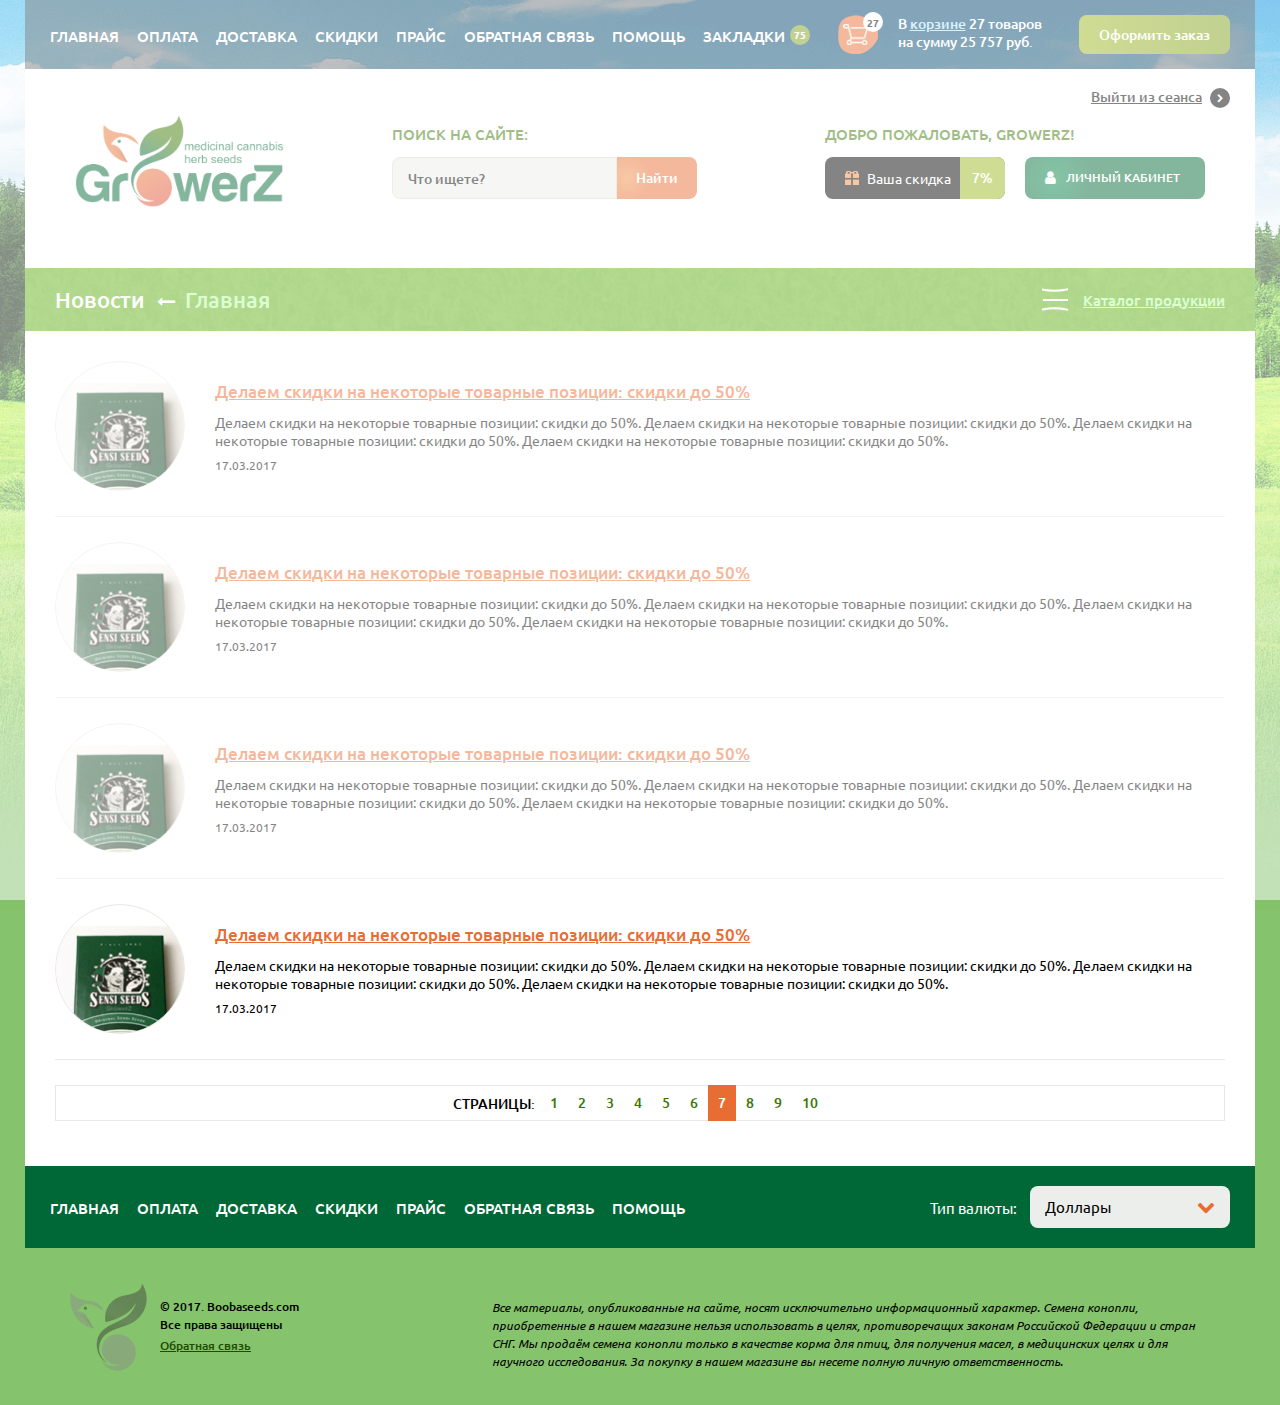
<file: page-news.html>
<!DOCTYPE html>
<html lang="en">
<head>
    <meta charset="UTF-8">
    <meta name="viewport" content="width=device-width, initial-scale=1.0">
    <title>Страница новостей</title>
    <link rel="stylesheet" href="css/custom-styles.css">
</head>
<body>

<div class="preloader"></div>

<div class="wrapper page-inner">

    <header role="banner">

        <div class="header-nav">

            <div class="header-burger">
                <div class="burger-top"></div>
                <div class="burger-center"></div>
                <div class="burger-bottom"></div>
            </div>

            <nav>
                <a href="index.html">Главная</a>
                <a href="#">Оплата</a>
                <a href="#">Доставка</a>
                <a href="#">Скидки</a>
                <a href="#">Прайс</a>
                <a href="#">Обратная связь</a>
                <a href="#">Помощь</a>
                <a href="#">Закладки <span class="bookmarks-amount">75</span></a>
            </nav>

            <div class="header-cart">

                <a href="page-cart.html" class="header-cart-icon">
                    <img src="images/icon-cart.png" alt="cart">
                    <div class="header-cart-amount">27</div>
                </a>

                <div class="header-cart-text">
                    <span>В <a href="page-cart.html">корзине</a> <span class="header-cart-amount">27</span> товаров</span>
                    <span>на сумму <span class="header-cart-cost">25 757</span> руб.</span>
                </div>

            </div>

            <a href="page-cart.html" class="to-cart">Оформить заказ</a>

        </div>

        <div class="header-panel">

            <a class="header-logo">
                <img src="images/logo-header.png" alt="logo">
            </a>

            <form action="#" class="form-search">

                <span>Поиск на сайте:</span>

                <fieldset>

                    <label>
                        <input type="search" placeholder="Что ищете?">
                    </label>

                    <button type="submit" class="button-form">Найти</button>

                </fieldset>

            </form>

            <div class="account-panel">

                <div class="account-panel-title">Добро пожаловать, <span class="account-panel-name">Growerz</span>!</div>

                <div class="account-panel-exit">
                    <a href="#">Выйти из сеанса</a>
                    <i class="fa fa-chevron-right"></i>
                </div>

                <div class="account-panel-discount">
                    <div class="account-discount-icon"><img src="images/icon-discount.png" alt="discount"></div>
                    <span class="account-discount-text">Ваша скидка</span>
                    <span class="account-discount-value">7%</span>
                </div>

                <a href="page-cabinet.html" class="account-panel-cabinet">
                    <i class="fa fa-user"></i>
                    <span>Личный кабинет</span>
                </a>

            </div>

        </div>

    </header>

    <main>

        <div class="catalog">

            <ul class="breadcrumbs">
                <li><h1>Новости</h1></li>
                <li><i class="fa fa-long-arrow-left"></i><a href="index.html">Главная</a></li>
            </ul>

            <div class="catalog-burger">

                <div class="burger-icon"><img src="images/icon-catalog-burger.png" alt="catalog-burger"></div>

                <span class="catalog-burger-hidden">Каталог продукции</span>

                <span class="catalog-burger-visible">Скрыть каталог продукции</span>

            </div>

            <div class="catalog-list">

                <a href="#" class="catalog-item">
                    <i class="boobicon-unisex">
                        <span class="catalog-item-amount">75</span>
                    </i>
                    <span class="catalog-item-name">Регулярный</span>
                </a>

                <a href="#" class="catalog-item">
                    <i class="boobicon-gear">
                        <span class="catalog-item-amount">5</span>
                    </i>
                    <span class="catalog-item-name">Автоцветущий</span>
                </a>

                <a href="#" class="catalog-item">
                    <i class="boobicon-female">
                        <span class="catalog-item-amount">17</span>
                    </i>
                    <span class="catalog-item-name">Феминизированный</span>
                </a>

                <a href="#" class="catalog-item">
                    <i class="boobicon-house">
                        <span class="catalog-item-amount">37</span>
                    </i>
                    <span class="catalog-item-name">Закрытый грунт</span>
                </a>

                <a href="#" class="catalog-item">
                    <i class="boobicon-sun">
                        <span class="catalog-item-amount">5</span>
                    </i>
                    <span class="catalog-item-name">Открытый грунт</span>
                </a>

                <a href="#" class="catalog-item">
                    <i class="boobicon-map">
                        <span class="catalog-item-amount">27</span>
                    </i>
                    <span class="catalog-item-name">Индика</span>
                </a>

                <a href="#" class="catalog-item">
                    <i class="boobicon-smile-1">
                        <span class="catalog-item-amount">10</span>
                    </i>
                    <span class="catalog-item-name">Сатива</span>
                </a>

                <a href="#" class="catalog-item">
                    <i class="boobicon-smile-2">
                        <span class="catalog-item-amount">32</span>
                    </i>
                    <span class="catalog-item-name">Индика/Сатива</span>
                </a>

                <a href="#" class="catalog-item">
                    <i class="boobicon-apple">
                        <span class="catalog-item-amount">24</span>
                    </i>
                    <span class="catalog-item-name">Фруктовый</span>
                </a>

                <a href="#" class="catalog-item">
                    <i class="boobicon-cup">
                        <span class="catalog-item-amount">15</span>
                    </i>
                    <span class="catalog-item-name">Победитель</span>
                </a>

            </div>

        </div>

        <div class="content">

            <div class="news-list">

                <div class="news-item">

                    <a href="page-article.html" class="news-image"><img src="images/product-1.png" alt="product"></a>

                    <div class="news-data">

                        <h3><a href="page-article.html">Делаем скидки на некоторые товарные позиции: скидки до 50%</a></h3>

                        <div class="news-preview">
                            Делаем скидки на некоторые товарные позиции: скидки до 50%. Делаем скидки на некоторые товарные позиции: скидки до 50%. Делаем скидки на некоторые товарные позиции: скидки до 50%. Делаем скидки на некоторые товарные позиции: скидки до 50%.
                        </div>

                        <time>17.03.2017</time>

                    </div>

                </div>

                <div class="news-item">

                    <a href="page-article.html" class="news-image"><img src="images/product-1.png" alt="product"></a>

                    <div class="news-data">

                        <h3><a href="page-article.html">Делаем скидки на некоторые товарные позиции: скидки до 50%</a></h3>

                        <div class="news-preview">
                            Делаем скидки на некоторые товарные позиции: скидки до 50%. Делаем скидки на некоторые товарные позиции: скидки до 50%. Делаем скидки на некоторые товарные позиции: скидки до 50%. Делаем скидки на некоторые товарные позиции: скидки до 50%.
                        </div>

                        <time>17.03.2017</time>

                    </div>

                </div>

                <div class="news-item">

                    <a href="page-article.html" class="news-image"><img src="images/product-1.png" alt="product"></a>

                    <div class="news-data">

                        <h3><a href="page-article.html">Делаем скидки на некоторые товарные позиции: скидки до 50%</a></h3>

                        <div class="news-preview">
                            Делаем скидки на некоторые товарные позиции: скидки до 50%. Делаем скидки на некоторые товарные позиции: скидки до 50%. Делаем скидки на некоторые товарные позиции: скидки до 50%. Делаем скидки на некоторые товарные позиции: скидки до 50%.
                        </div>

                        <time>17.03.2017</time>

                    </div>

                </div>

                <div class="news-item">

                    <a href="page-article.html" class="news-image"><img src="images/product-1.png" alt="product"></a>

                    <div class="news-data">

                        <h3><a href="page-article.html">Делаем скидки на некоторые товарные позиции: скидки до 50%</a></h3>

                        <div class="news-preview">
                            Делаем скидки на некоторые товарные позиции: скидки до 50%. Делаем скидки на некоторые товарные позиции: скидки до 50%. Делаем скидки на некоторые товарные позиции: скидки до 50%. Делаем скидки на некоторые товарные позиции: скидки до 50%.
                        </div>

                        <time>17.03.2017</time>

                    </div>

                </div>

            </div>

            <div class="nav-pages">
                <span>Страницы: </span>
                <ul>
                    <li><a href="#">1</a></li>
                    <li><a href="#">2</a></li>
                    <li><a href="#">3</a></li>
                    <li><a href="#">4</a></li>
                    <li><a href="#">5</a></li>
                    <li><a href="#">6</a></li>
                    <li><a href="#" class="active">7</a></li>
                    <li><a href="#">8</a></li>
                    <li><a href="#">9</a></li>
                    <li><a href="#">10</a></li>
                </ul>
            </div>

        </div>

    </main>

    <footer role="contentinfo">

        <div class="footer-nav">

            <nav>
                <a href="index.html">Главная</a>
                <a href="#">Оплата</a>
                <a href="#">Доставка</a>
                <a href="#">Скидки</a>
                <a href="#">Прайс</a>
                <a href="#">Обратная связь</a>
                <a href="#">Помощь</a>
            </nav>

            <div class="footer-currency">

                <span>Тип валюты:</span>

                <div class="custom-select">
                    <div class="current-value"><span>Доллары</span></div>
                    <ul>
                        <li>Гривны</li>
                        <li>Рубли</li>
                        <li>Тугрики</li>
                        <li>Евро</li>
                    </ul>
                    <label><input type="text"></label>
                </div>

            </div>

        </div>

        <div class="footer-panel">

            <div class="footer-copyright">
                
                <a class="logo-footer">
                    <img src="images/logo-footer.png" alt="logo">
                </a>

                <span>© 2017. Boobaseeds.com <br>Все права защищены</span>

                <a href="#">Обратная связь</a>
                
            </div>

            <div class="footer-offerta">
                Все материалы, опубликованные на сайте, носят исключительно информационный характер. Семена конопли, приобретенные в нашем магазине нельзя использовать в целях, противоречащих законам Российской Федерации и стран СНГ. Мы продаём семена конопли только в качестве корма для птиц, для получения масел, в медицинских целях и для научного исследования. За покупку в нашем магазине вы несете полную личную ответственность.
            </div>

        </div>

    </footer>

</div>

<script src="libs/mqGenie-master/mq.genie.min.js"></script>
<script src="libs/jquery-3.2.1.min.js"></script>
<script src="libs/slick-1.6.0/slick.min.js"></script>
<script src="js/custom-scripts.js"></script>
</body>
</html>
</file>
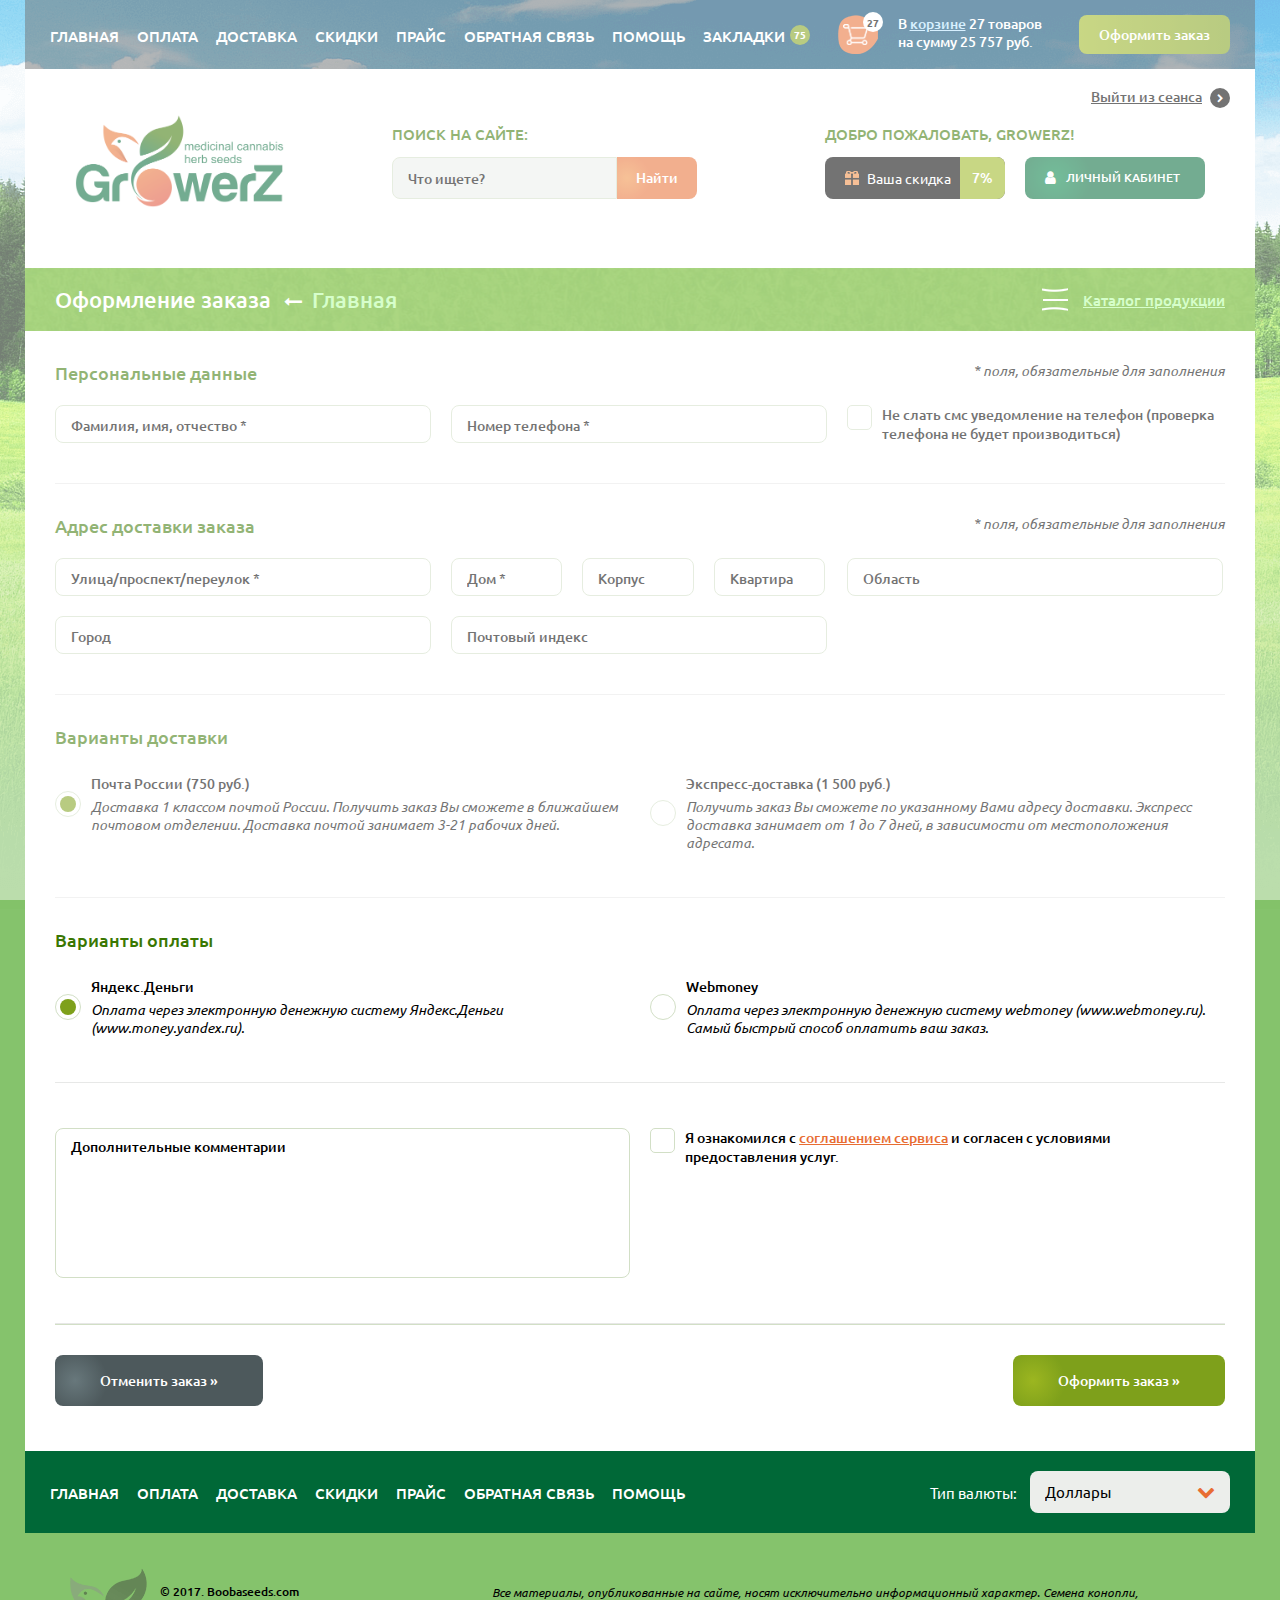
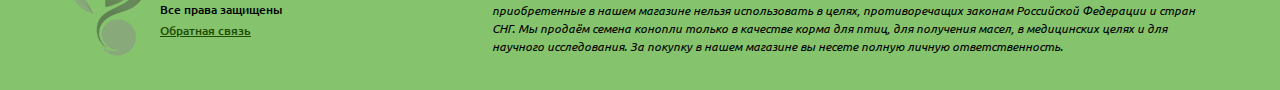
<file: page-order.html>
<!DOCTYPE html>
<html lang="en">
<head>
    <meta charset="UTF-8">
    <meta name="viewport" content="width=device-width, initial-scale=1.0">
    <title>Страница заказа</title>
    <link rel="stylesheet" href="css/custom-styles.css">
</head>
<body>

<div class="preloader"></div>

<div class="wrapper page-inner">

    <header role="banner">

        <div class="header-nav">

            <div class="header-burger">
                <div class="burger-top"></div>
                <div class="burger-center"></div>
                <div class="burger-bottom"></div>
            </div>

            <nav>
                <a href="index.html">Главная</a>
                <a href="#">Оплата</a>
                <a href="#">Доставка</a>
                <a href="#">Скидки</a>
                <a href="#">Прайс</a>
                <a href="#">Обратная связь</a>
                <a href="#">Помощь</a>
                <a href="#">Закладки <span class="bookmarks-amount">75</span></a>
            </nav>

            <div class="header-cart">

                <a href="page-cart.html" class="header-cart-icon">
                    <img src="images/icon-cart.png" alt="cart">
                    <div class="header-cart-amount">27</div>
                </a>

                <div class="header-cart-text">
                    <span>В <a href="page-cart.html">корзине</a> <span class="header-cart-amount">27</span> товаров</span>
                    <span>на сумму <span class="header-cart-cost">25 757</span> руб.</span>
                </div>

            </div>

            <a href="page-cart.html" class="to-cart">Оформить заказ</a>

        </div>

        <div class="header-panel">

            <a class="header-logo">
                <img src="images/logo-header.png" alt="logo">
            </a>

            <form action="#" class="form-search">

                <span>Поиск на сайте:</span>

                <fieldset>

                    <label>
                        <input type="search" placeholder="Что ищете?">
                    </label>

                    <button type="submit" class="button-form">Найти</button>

                </fieldset>

            </form>

            <div class="account-panel">

                <div class="account-panel-title">Добро пожаловать, <span class="account-panel-name">Growerz</span>!</div>

                <div class="account-panel-exit">
                    <a href="#">Выйти из сеанса</a>
                    <i class="fa fa-chevron-right"></i>
                </div>

                <div class="account-panel-discount">
                    <div class="account-discount-icon"><img src="images/icon-discount.png" alt="discount"></div>
                    <span class="account-discount-text">Ваша скидка</span>
                    <span class="account-discount-value">7%</span>
                </div>

                <a href="page-cabinet.html" class="account-panel-cabinet">
                    <i class="fa fa-user"></i>
                    <span>Личный кабинет</span>
                </a>

            </div>

        </div>

    </header>

    <main>

        <div class="catalog">

            <ul class="breadcrumbs">
                <li><h1>Оформление заказа</h1></li>
                <li><i class="fa fa-long-arrow-left"></i><a href="index.html">Главная</a></li>
            </ul>

            <div class="catalog-burger">

                <div class="burger-icon"><img src="images/icon-catalog-burger.png" alt="catalog-burger"></div>

                <span class="catalog-burger-hidden">Каталог продукции</span>

                <span class="catalog-burger-visible">Скрыть каталог продукции</span>

            </div>

            <div class="catalog-list">

                <a href="#" class="catalog-item">
                    <i class="boobicon-unisex">
                        <span class="catalog-item-amount">75</span>
                    </i>
                    <span class="catalog-item-name">Регулярный</span>
                </a>

                <a href="#" class="catalog-item">
                    <i class="boobicon-gear">
                        <span class="catalog-item-amount">5</span>
                    </i>
                    <span class="catalog-item-name">Автоцветущий</span>
                </a>

                <a href="#" class="catalog-item">
                    <i class="boobicon-female">
                        <span class="catalog-item-amount">17</span>
                    </i>
                    <span class="catalog-item-name">Феминизированный</span>
                </a>

                <a href="#" class="catalog-item">
                    <i class="boobicon-house">
                        <span class="catalog-item-amount">37</span>
                    </i>
                    <span class="catalog-item-name">Закрытый грунт</span>
                </a>

                <a href="#" class="catalog-item">
                    <i class="boobicon-sun">
                        <span class="catalog-item-amount">5</span>
                    </i>
                    <span class="catalog-item-name">Открытый грунт</span>
                </a>

                <a href="#" class="catalog-item">
                    <i class="boobicon-map">
                        <span class="catalog-item-amount">27</span>
                    </i>
                    <span class="catalog-item-name">Индика</span>
                </a>

                <a href="#" class="catalog-item">
                    <i class="boobicon-smile-1">
                        <span class="catalog-item-amount">10</span>
                    </i>
                    <span class="catalog-item-name">Сатива</span>
                </a>

                <a href="#" class="catalog-item">
                    <i class="boobicon-smile-2">
                        <span class="catalog-item-amount">32</span>
                    </i>
                    <span class="catalog-item-name">Индика/Сатива</span>
                </a>

                <a href="#" class="catalog-item">
                    <i class="boobicon-apple">
                        <span class="catalog-item-amount">24</span>
                    </i>
                    <span class="catalog-item-name">Фруктовый</span>
                </a>

                <a href="#" class="catalog-item">
                    <i class="boobicon-cup">
                        <span class="catalog-item-amount">15</span>
                    </i>
                    <span class="catalog-item-name">Победитель</span>
                </a>

            </div>

        </div>

        <div class="content">

            <form action="#" class="form-order">

                <div class="order-item">

                    <h2>Персональные данные</h2>

                    <div class="form-required-note">* поля, обязательные для заполнения</div>

                    <fieldset class="fieldset-33">
                        <label><input type="text" placeholder="Фамилия, имя, отчество *" required></label>
                    </fieldset>

                    <fieldset class="fieldset-33">
                        <label><input type="tel" placeholder="Номер телефона *" required></label>
                    </fieldset>

                    <fieldset class="fieldset-33">
                        <input type="checkbox" id="order-checkbox-1">
                        <label for="order-checkbox-1"><i class="fa fa-check"></i>Не слать смс уведомление на телефон (проверка телефона не будет производиться)</label>
                    </fieldset>

                </div>

                <div class="order-item">

                    <h2>Адрес доставки заказа</h2>

                    <div class="form-required-note">* поля, обязательные для заполнения</div>

                    <fieldset class="fieldset-33">
                        <label><input type="text" placeholder="Улица/проспект/переулок *" required></label>
                    </fieldset>

                    <fieldset class="fieldset-33 some-fields">
                        <label><input type="text" placeholder="Дом *" required></label>
                        <label><input type="text" placeholder="Корпус"></label>
                        <label><input type="text" placeholder="Квартира"></label>
                    </fieldset>

                    <fieldset class="fieldset-33">
                        <label><input type="text" placeholder="Область"></label>
                    </fieldset>

                    <fieldset class="fieldset-33">
                        <label><input type="text" placeholder="Город"></label>
                    </fieldset>

                    <fieldset class="fieldset-33">
                        <label><input type="text" placeholder="Почтовый индекс"></label>
                    </fieldset>

                </div>

                <div class="order-item">

                    <h2>Варианты доставки</h2>

                    <fieldset class="fieldset-50">
                        <input type="radio" name="radio-delivery" id="order-radio-1" checked>
                        <label for="order-radio-1">
                            <span class="radio-data">
                                <span class="radio-title">Почта России (750 руб.)</span>
                                <span class="radio-text">
                                    Доставка 1 классом почтой России. Получить заказ Вы сможете в ближайшем почтовом отделении. Доставка почтой занимает 3-21 рабочих дней.
                                </span>
                            </span>
                        </label>
                    </fieldset>

                    <fieldset class="fieldset-50">
                        <input type="radio" name="radio-delivery" id="order-radio-2">
                        <label for="order-radio-2">
                            <span class="radio-data">
                                <span class="radio-title">Экспресс-доставка (1 500 руб.)</span>
                                <span class="radio-text">
                                    Получить заказ Вы сможете по указанному Вами адресу доставки. Экспресс доставка занимает от 1 до 7 дней, в зависимости от местоположения адресата.
                                </span>
                            </span>
                        </label>
                    </fieldset>

                </div>

                <div class="order-item">

                    <h2>Варианты оплаты</h2>

                    <fieldset class="fieldset-50">
                        <input type="radio" name="radio-payment" id="order-radio-3" checked>
                        <label for="order-radio-3">
                            <span class="radio-data">
                                <span class="radio-data">
                                    <span class="radio-title">Яндекс.Деньги</span>
                                    <span class="radio-text">
                                        Оплата через электронную денежную систему Яндекс.Деньги (www.money.yandex.ru).
                                    </span>
                                </span>
                            </span>
                        </label>
                    </fieldset>

                    <fieldset class="fieldset-50">
                        <input type="radio" name="radio-payment" id="order-radio-4">
                        <label for="order-radio-4">
                            <span class="radio-data">
                                <span class="radio-title">Webmoney</span>
                                <span class="radio-text">
                                    Оплата через электронную денежную систему webmoney (www.webmoney.ru). Самый быстрый способ оплатить ваш заказ.
                                </span>
                            </span>
                        </label>
                    </fieldset>

                </div>

                <div class="order-item">

                    <fieldset class="fieldset-50">
                        <label><textarea placeholder="Дополнительные комментарии"></textarea></label>
                    </fieldset>

                    <fieldset class="fieldset-50">
                        <input type="checkbox" id="order-checkbox-2">
                        <label for="order-checkbox-2">
                            <i class="fa fa-check"></i>
                            <span>Я ознакомился с <a href="#">соглашением сервиса</a> и согласен с условиями предоставления услуг.</span></label>
                    </fieldset>

                </div>

                <div class="form-footer">

                    <button type="reset">Отменить заказ »</button>

                    <button type="submit">Оформить заказ »</button>

                </div>

            </form>

        </div>

    </main>

    <footer role="contentinfo">

        <div class="footer-nav">

            <nav>
                <a href="index.html">Главная</a>
                <a href="#">Оплата</a>
                <a href="#">Доставка</a>
                <a href="#">Скидки</a>
                <a href="#">Прайс</a>
                <a href="#">Обратная связь</a>
                <a href="#">Помощь</a>
            </nav>

            <div class="footer-currency">

                <span>Тип валюты:</span>

                <div class="custom-select">
                    <div class="current-value"><span>Доллары</span></div>
                    <ul>
                        <li>Гривны</li>
                        <li>Рубли</li>
                        <li>Тугрики</li>
                        <li>Евро</li>
                    </ul>
                    <label><input type="text"></label>
                </div>

            </div>

        </div>

        <div class="footer-panel">

            <div class="footer-copyright">
                
                <a class="logo-footer">
                    <img src="images/logo-footer.png" alt="logo">
                </a>

                <span>© 2017. Boobaseeds.com <br>Все права защищены</span>

                <a href="#">Обратная связь</a>
                
            </div>

            <div class="footer-offerta">
                Все материалы, опубликованные на сайте, носят исключительно информационный характер. Семена конопли, приобретенные в нашем магазине нельзя использовать в целях, противоречащих законам Российской Федерации и стран СНГ. Мы продаём семена конопли только в качестве корма для птиц, для получения масел, в медицинских целях и для научного исследования. За покупку в нашем магазине вы несете полную личную ответственность.
            </div>

        </div>

    </footer>

</div>

<script src="libs/mqGenie-master/mq.genie.min.js"></script>
<script src="libs/jquery-3.2.1.min.js"></script>
<script src="libs/slick-1.6.0/slick.min.js"></script>
<script src="js/custom-scripts.js"></script>
</body>
</html>
</file>
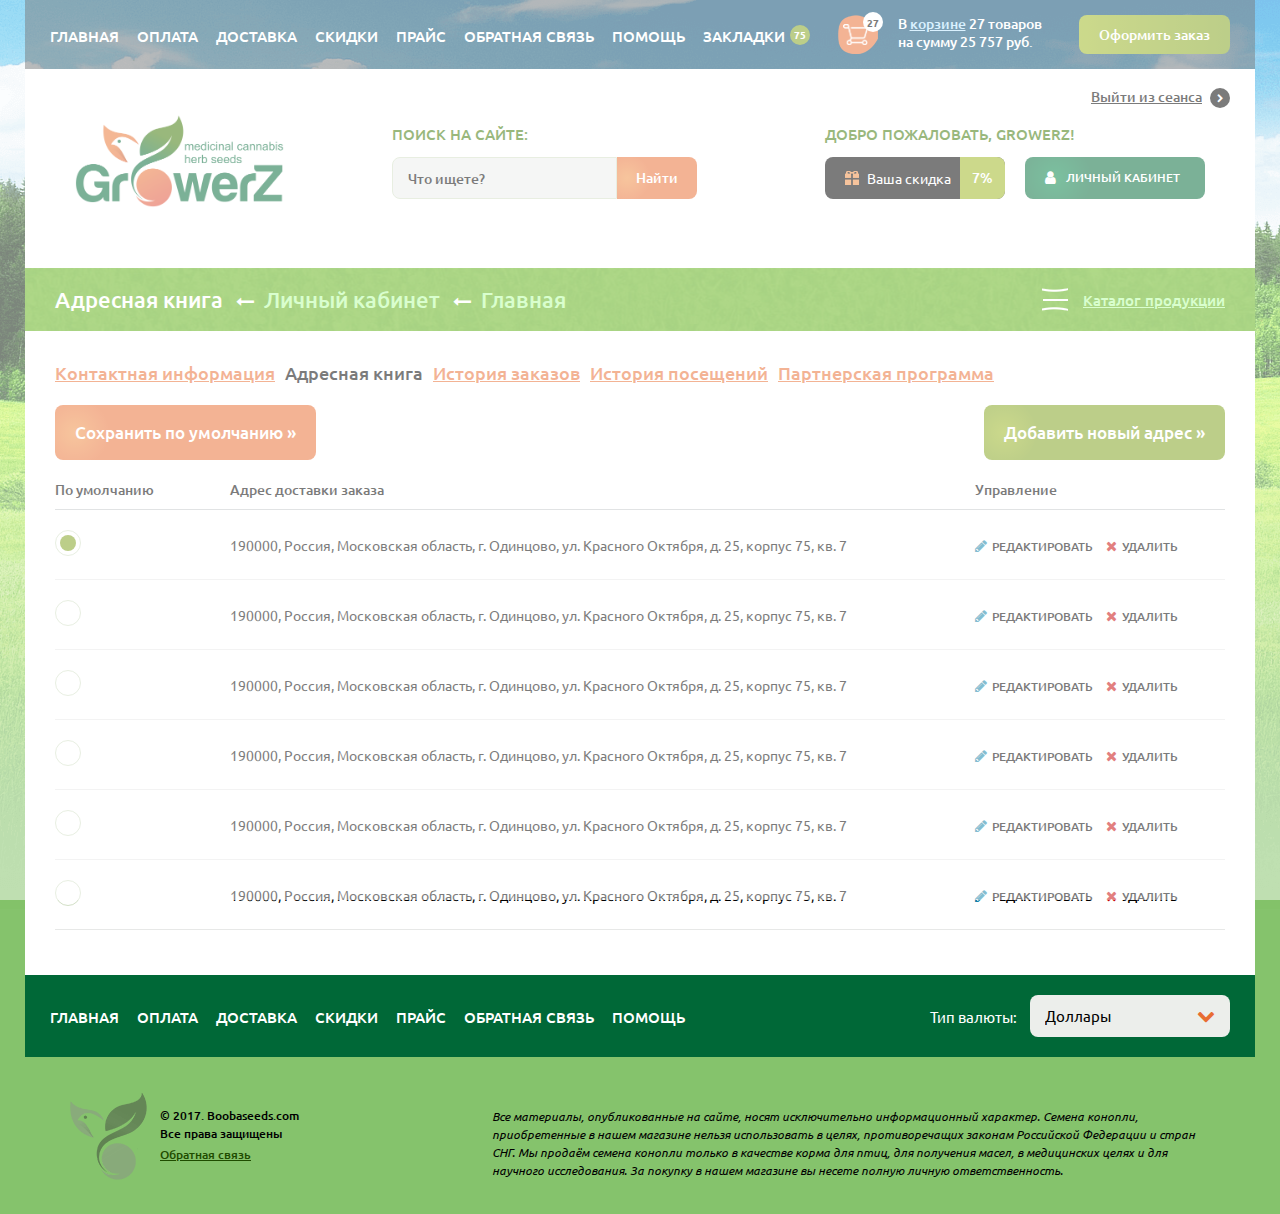
<file: page-personal-address-book.html>
<!DOCTYPE html>
<html lang="en">
<head>
    <meta charset="UTF-8">
    <meta name="viewport" content="width=device-width, initial-scale=1.0">
    <title>Страница адресной книги</title>
    <link rel="stylesheet" href="css/custom-styles.css">
</head>
<body>

<div class="preloader"></div>

<div class="wrapper page-inner">

    <header role="banner">

        <div class="header-nav">

            <div class="header-burger">
                <div class="burger-top"></div>
                <div class="burger-center"></div>
                <div class="burger-bottom"></div>
            </div>

            <nav>
                <a href="index.html">Главная</a>
                <a href="#">Оплата</a>
                <a href="#">Доставка</a>
                <a href="#">Скидки</a>
                <a href="#">Прайс</a>
                <a href="#">Обратная связь</a>
                <a href="#">Помощь</a>
                <a href="#">Закладки <span class="bookmarks-amount">75</span></a>
            </nav>

            <div class="header-cart">

                <a href="page-cart.html" class="header-cart-icon">
                    <img src="images/icon-cart.png" alt="cart">
                    <div class="header-cart-amount">27</div>
                </a>

                <div class="header-cart-text">
                    <span>В <a href="page-cart.html">корзине</a> <span class="header-cart-amount">27</span> товаров</span>
                    <span>на сумму <span class="header-cart-cost">25 757</span> руб.</span>
                </div>

            </div>

            <a href="page-cart.html" class="to-cart">Оформить заказ</a>

        </div>

        <div class="header-panel">

            <a class="header-logo">
                <img src="images/logo-header.png" alt="logo">
            </a>

            <form action="#" class="form-search">

                <span>Поиск на сайте:</span>

                <fieldset>

                    <label>
                        <input type="search" placeholder="Что ищете?">
                    </label>

                    <button type="submit" class="button-form">Найти</button>

                </fieldset>

            </form>

            <div class="account-panel">

                <div class="account-panel-title">Добро пожаловать, <span class="account-panel-name">Growerz</span>!</div>

                <div class="account-panel-exit">
                    <a href="#">Выйти из сеанса</a>
                    <i class="fa fa-chevron-right"></i>
                </div>

                <div class="account-panel-discount">
                    <div class="account-discount-icon"><img src="images/icon-discount.png" alt="discount"></div>
                    <span class="account-discount-text">Ваша скидка</span>
                    <span class="account-discount-value">7%</span>
                </div>

                <a href="page-cabinet.html" class="account-panel-cabinet">
                    <i class="fa fa-user"></i>
                    <span>Личный кабинет</span>
                </a>

            </div>

        </div>

    </header>

    <main>

        <div class="catalog">

            <ul class="breadcrumbs">
                <li><h1>Адресная книга</h1></li>
                <li><i class="fa fa-long-arrow-left"></i><a href="index.html">Личный кабинет</a></li>
                <li><i class="fa fa-long-arrow-left"></i><a href="index.html">Главная</a></li>
            </ul>

            <div class="catalog-burger">

                <div class="burger-icon"><img src="images/icon-catalog-burger.png" alt="catalog-burger"></div>

                <span class="catalog-burger-hidden">Каталог продукции</span>

                <span class="catalog-burger-visible">Скрыть каталог продукции</span>

            </div>

            <div class="catalog-list">

                <a href="#" class="catalog-item">
                    <i class="boobicon-unisex">
                        <span class="catalog-item-amount">75</span>
                    </i>
                    <span class="catalog-item-name">Регулярный</span>
                </a>

                <a href="#" class="catalog-item">
                    <i class="boobicon-gear">
                        <span class="catalog-item-amount">5</span>
                    </i>
                    <span class="catalog-item-name">Автоцветущий</span>
                </a>

                <a href="#" class="catalog-item">
                    <i class="boobicon-female">
                        <span class="catalog-item-amount">17</span>
                    </i>
                    <span class="catalog-item-name">Феминизированный</span>
                </a>

                <a href="#" class="catalog-item">
                    <i class="boobicon-house">
                        <span class="catalog-item-amount">37</span>
                    </i>
                    <span class="catalog-item-name">Закрытый грунт</span>
                </a>

                <a href="#" class="catalog-item">
                    <i class="boobicon-sun">
                        <span class="catalog-item-amount">5</span>
                    </i>
                    <span class="catalog-item-name">Открытый грунт</span>
                </a>

                <a href="#" class="catalog-item">
                    <i class="boobicon-map">
                        <span class="catalog-item-amount">27</span>
                    </i>
                    <span class="catalog-item-name">Индика</span>
                </a>

                <a href="#" class="catalog-item">
                    <i class="boobicon-smile-1">
                        <span class="catalog-item-amount">10</span>
                    </i>
                    <span class="catalog-item-name">Сатива</span>
                </a>

                <a href="#" class="catalog-item">
                    <i class="boobicon-smile-2">
                        <span class="catalog-item-amount">32</span>
                    </i>
                    <span class="catalog-item-name">Индика/Сатива</span>
                </a>

                <a href="#" class="catalog-item">
                    <i class="boobicon-apple">
                        <span class="catalog-item-amount">24</span>
                    </i>
                    <span class="catalog-item-name">Фруктовый</span>
                </a>

                <a href="#" class="catalog-item">
                    <i class="boobicon-cup">
                        <span class="catalog-item-amount">15</span>
                    </i>
                    <span class="catalog-item-name">Победитель</span>
                </a>

            </div>

        </div>

        <div class="content">
            
            <div class="nav-cabinet">
                <a href="page-personal-contacts.html">Контактная информация</a>
                <a>Адресная книга</a>
                <a href="page-personal-history.html">История заказов</a>
                <a href="#">История посещений </a>
                <a href="page-personal-partners-program.html">Партнерская программа</a>
            </div>

            <form action="#" class="form-personal-address-book">

                <div class="form-header">

                    <button type="submit">Сохранить по умолчанию »</button>

                    <a href="#" class="add-new-address">Добавить новый адрес »</a>

                </div>

                <ul class="address-header">
                    <li>По умолчанию</li>
                    <li>Адрес доставки заказа</li>
                    <li>Управление</li>
                </ul>

                <ul class="address-list">

                    <li>
                        <div class="address-default">
                            <input type="radio" name="radio-address" id="radio-address-1" checked>
                            <label for="radio-address-1"></label>
                        </div>
                        <div class="address-value">190000, Россия, Московская область, г. Одинцово, ул. Красного Октября, д. 25, корпус 75, кв. 7</div>
                        <div class="address-control">
                            <button class="address-edit"><i class="fa fa-pencil"></i>Редактировать</button>
                            <button class="address-remove"><i class="fa fa-close"></i>Удалить</button>
                        </div>
                    </li>

                    <li>
                        <div class="address-default">
                            <input type="radio" name="radio-address" id="radio-address-2">
                            <label for="radio-address-2"></label>
                        </div>
                        <div class="address-value">190000, Россия, Московская область, г. Одинцово, ул. Красного Октября, д. 25, корпус 75, кв. 7</div>
                        <div class="address-control">
                            <button class="address-edit"><i class="fa fa-pencil"></i>Редактировать</button>
                            <button class="address-remove"><i class="fa fa-close"></i>Удалить</button>
                        </div>
                    </li>

                    <li>
                        <div class="address-default">
                            <input type="radio" name="radio-address" id="radio-address-3">
                            <label for="radio-address-3"></label>
                        </div>
                        <div class="address-value">190000, Россия, Московская область, г. Одинцово, ул. Красного Октября, д. 25, корпус 75, кв. 7</div>
                        <div class="address-control">
                            <button class="address-edit"><i class="fa fa-pencil"></i>Редактировать</button>
                            <button class="address-remove"><i class="fa fa-close"></i>Удалить</button>
                        </div>
                    </li>

                    <li>
                        <div class="address-default">
                            <input type="radio" name="radio-address" id="radio-address-4">
                            <label for="radio-address-4"></label>
                        </div>
                        <div class="address-value">190000, Россия, Московская область, г. Одинцово, ул. Красного Октября, д. 25, корпус 75, кв. 7</div>
                        <div class="address-control">
                            <button class="address-edit"><i class="fa fa-pencil"></i>Редактировать</button>
                            <button class="address-remove"><i class="fa fa-close"></i>Удалить</button>
                        </div>
                    </li>

                    <li>
                        <div class="address-default">
                            <input type="radio" name="radio-address" id="radio-address-5">
                            <label for="radio-address-5"></label>
                        </div>
                        <div class="address-value">190000, Россия, Московская область, г. Одинцово, ул. Красного Октября, д. 25, корпус 75, кв. 7</div>
                        <div class="address-control">
                            <button class="address-edit"><i class="fa fa-pencil"></i>Редактировать</button>
                            <button class="address-remove"><i class="fa fa-close"></i>Удалить</button>
                        </div>
                    </li>

                    <li>
                        <div class="address-default">
                            <input type="radio" name="radio-address" id="radio-address-6">
                            <label for="radio-address-6"></label>
                        </div>
                        <div class="address-value">190000, Россия, Московская область, г. Одинцово, ул. Красного Октября, д. 25, корпус 75, кв. 7</div>
                        <div class="address-control">
                            <button class="address-edit"><i class="fa fa-pencil"></i>Редактировать</button>
                            <button class="address-remove"><i class="fa fa-close"></i>Удалить</button>
                        </div>
                    </li>

                </ul>

            </form>

        </div>

    </main>

    <footer role="contentinfo">

        <div class="footer-nav">

            <nav>
                <a href="index.html">Главная</a>
                <a href="#">Оплата</a>
                <a href="#">Доставка</a>
                <a href="#">Скидки</a>
                <a href="#">Прайс</a>
                <a href="#">Обратная связь</a>
                <a href="#">Помощь</a>
            </nav>

            <div class="footer-currency">

                <span>Тип валюты:</span>

                <div class="custom-select">
                    <div class="current-value"><span>Доллары</span></div>
                    <ul>
                        <li>Гривны</li>
                        <li>Рубли</li>
                        <li>Тугрики</li>
                        <li>Евро</li>
                    </ul>
                    <label><input type="text"></label>
                </div>

            </div>

        </div>

        <div class="footer-panel">

            <div class="footer-copyright">
                
                <a class="logo-footer">
                    <img src="images/logo-footer.png" alt="logo">
                </a>

                <span>© 2017. Boobaseeds.com <br>Все права защищены</span>

                <a href="#">Обратная связь</a>
                
            </div>

            <div class="footer-offerta">
                Все материалы, опубликованные на сайте, носят исключительно информационный характер. Семена конопли, приобретенные в нашем магазине нельзя использовать в целях, противоречащих законам Российской Федерации и стран СНГ. Мы продаём семена конопли только в качестве корма для птиц, для получения масел, в медицинских целях и для научного исследования. За покупку в нашем магазине вы несете полную личную ответственность.
            </div>

        </div>

    </footer>

</div>

<script src="libs/mqGenie-master/mq.genie.min.js"></script>
<script src="libs/jquery-3.2.1.min.js"></script>
<script src="libs/slick-1.6.0/slick.min.js"></script>
<script src="js/custom-scripts.js"></script>
</body>
</html>
</file>
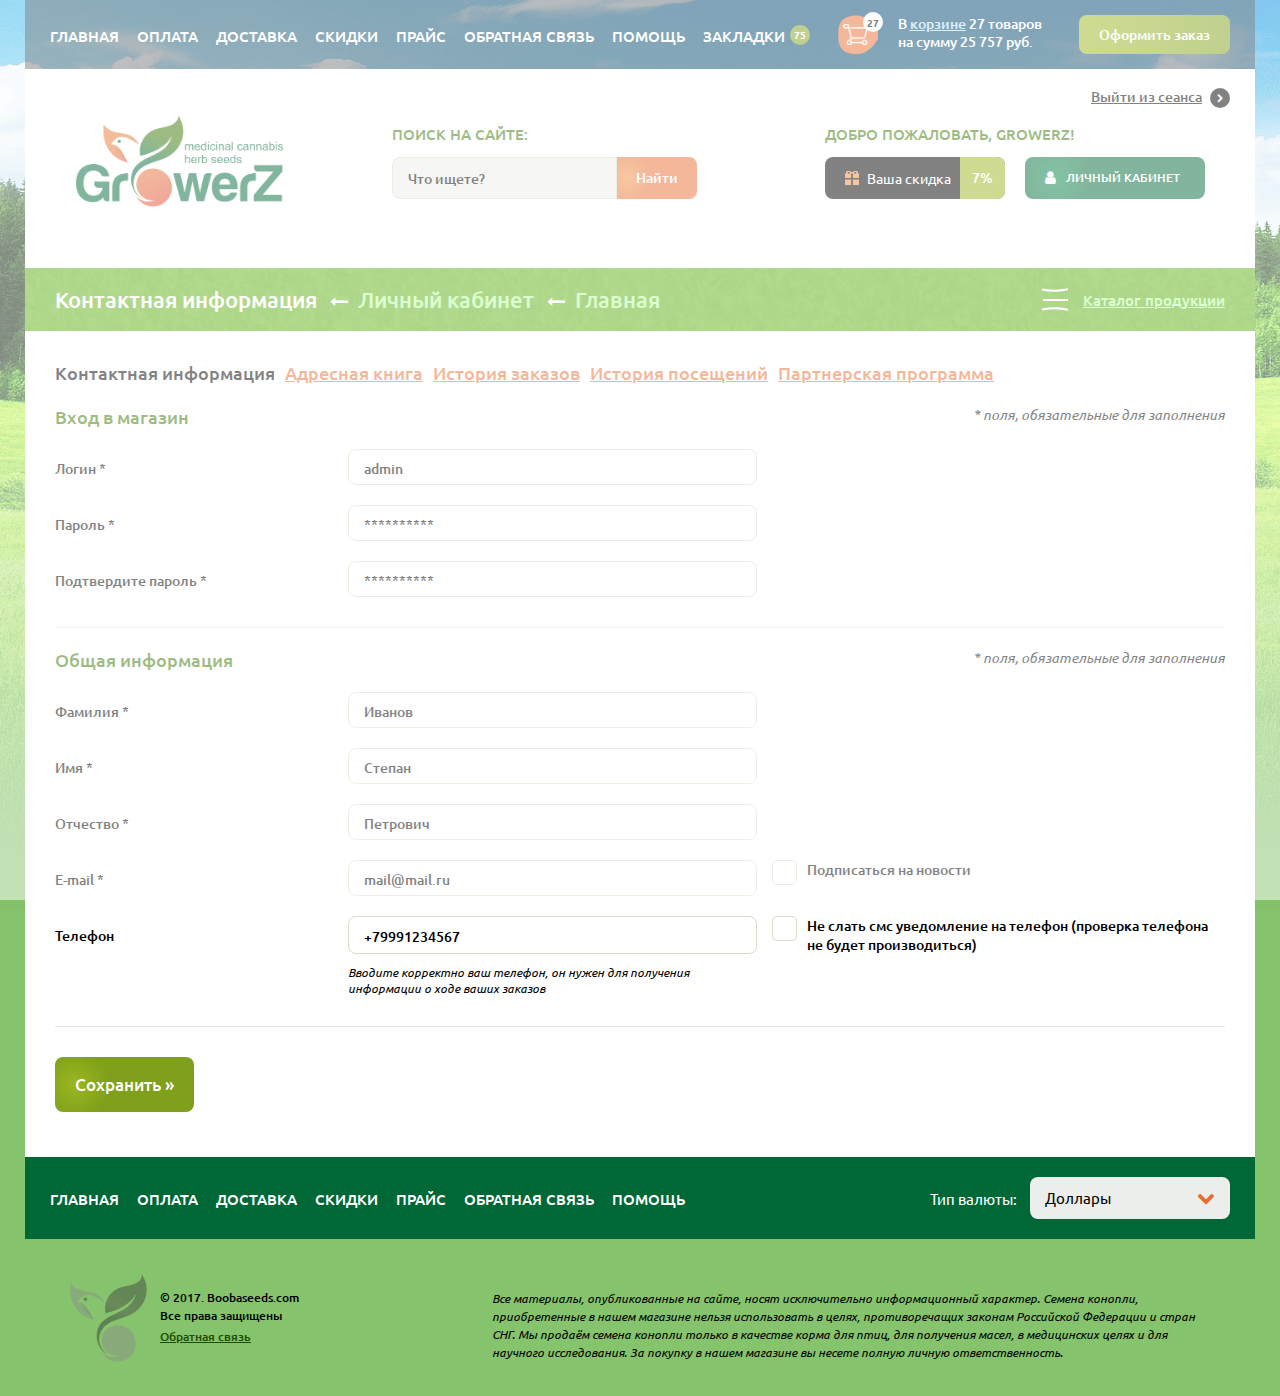
<file: page-personal-contacts.html>
<!DOCTYPE html>
<html lang="en">
<head>
    <meta charset="UTF-8">
    <meta name="viewport" content="width=device-width, initial-scale=1.0">
    <title>Страница личных контактов</title>
    <link rel="stylesheet" href="css/custom-styles.css">
</head>
<body>

<div class="preloader"></div>

<div class="wrapper page-inner">

    <header role="banner">

        <div class="header-nav">

            <div class="header-burger">
                <div class="burger-top"></div>
                <div class="burger-center"></div>
                <div class="burger-bottom"></div>
            </div>

            <nav>
                <a href="index.html">Главная</a>
                <a href="#">Оплата</a>
                <a href="#">Доставка</a>
                <a href="#">Скидки</a>
                <a href="#">Прайс</a>
                <a href="#">Обратная связь</a>
                <a href="#">Помощь</a>
                <a href="#">Закладки <span class="bookmarks-amount">75</span></a>
            </nav>

            <div class="header-cart">

                <a href="page-cart.html" class="header-cart-icon">
                    <img src="images/icon-cart.png" alt="cart">
                    <div class="header-cart-amount">27</div>
                </a>

                <div class="header-cart-text">
                    <span>В <a href="page-cart.html">корзине</a> <span class="header-cart-amount">27</span> товаров</span>
                    <span>на сумму <span class="header-cart-cost">25 757</span> руб.</span>
                </div>

            </div>

            <a href="page-cart.html" class="to-cart">Оформить заказ</a>

        </div>

        <div class="header-panel">

            <a class="header-logo">
                <img src="images/logo-header.png" alt="logo">
            </a>

            <form action="#" class="form-search">

                <span>Поиск на сайте:</span>

                <fieldset>

                    <label>
                        <input type="search" placeholder="Что ищете?">
                    </label>

                    <button type="submit" class="button-form">Найти</button>

                </fieldset>

            </form>

            <div class="account-panel">

                <div class="account-panel-title">Добро пожаловать, <span class="account-panel-name">Growerz</span>!</div>

                <div class="account-panel-exit">
                    <a href="#">Выйти из сеанса</a>
                    <i class="fa fa-chevron-right"></i>
                </div>

                <div class="account-panel-discount">
                    <div class="account-discount-icon"><img src="images/icon-discount.png" alt="discount"></div>
                    <span class="account-discount-text">Ваша скидка</span>
                    <span class="account-discount-value">7%</span>
                </div>

                <a href="page-cabinet.html" class="account-panel-cabinet">
                    <i class="fa fa-user"></i>
                    <span>Личный кабинет</span>
                </a>

            </div>

        </div>

    </header>

    <main>

        <div class="catalog">

            <ul class="breadcrumbs">
                <li><h1>Контактная информация</h1></li>
                <li><i class="fa fa-long-arrow-left"></i><a href="index.html">Личный кабинет</a></li>
                <li><i class="fa fa-long-arrow-left"></i><a href="index.html">Главная</a></li>
            </ul>

            <div class="catalog-burger">

                <div class="burger-icon"><img src="images/icon-catalog-burger.png" alt="catalog-burger"></div>

                <span class="catalog-burger-hidden">Каталог продукции</span>

                <span class="catalog-burger-visible">Скрыть каталог продукции</span>

            </div>

            <div class="catalog-list">

                <a href="#" class="catalog-item">
                    <i class="boobicon-unisex">
                        <span class="catalog-item-amount">75</span>
                    </i>
                    <span class="catalog-item-name">Регулярный</span>
                </a>

                <a href="#" class="catalog-item">
                    <i class="boobicon-gear">
                        <span class="catalog-item-amount">5</span>
                    </i>
                    <span class="catalog-item-name">Автоцветущий</span>
                </a>

                <a href="#" class="catalog-item">
                    <i class="boobicon-female">
                        <span class="catalog-item-amount">17</span>
                    </i>
                    <span class="catalog-item-name">Феминизированный</span>
                </a>

                <a href="#" class="catalog-item">
                    <i class="boobicon-house">
                        <span class="catalog-item-amount">37</span>
                    </i>
                    <span class="catalog-item-name">Закрытый грунт</span>
                </a>

                <a href="#" class="catalog-item">
                    <i class="boobicon-sun">
                        <span class="catalog-item-amount">5</span>
                    </i>
                    <span class="catalog-item-name">Открытый грунт</span>
                </a>

                <a href="#" class="catalog-item">
                    <i class="boobicon-map">
                        <span class="catalog-item-amount">27</span>
                    </i>
                    <span class="catalog-item-name">Индика</span>
                </a>

                <a href="#" class="catalog-item">
                    <i class="boobicon-smile-1">
                        <span class="catalog-item-amount">10</span>
                    </i>
                    <span class="catalog-item-name">Сатива</span>
                </a>

                <a href="#" class="catalog-item">
                    <i class="boobicon-smile-2">
                        <span class="catalog-item-amount">32</span>
                    </i>
                    <span class="catalog-item-name">Индика/Сатива</span>
                </a>

                <a href="#" class="catalog-item">
                    <i class="boobicon-apple">
                        <span class="catalog-item-amount">24</span>
                    </i>
                    <span class="catalog-item-name">Фруктовый</span>
                </a>

                <a href="#" class="catalog-item">
                    <i class="boobicon-cup">
                        <span class="catalog-item-amount">15</span>
                    </i>
                    <span class="catalog-item-name">Победитель</span>
                </a>

            </div>

        </div>

        <div class="content">
            
            <div class="nav-cabinet">
                <a>Контактная информация</a>
                <a href="page-personal-address-book.html">Адресная книга</a>
                <a href="page-personal-history.html">История заказов</a>
                <a href="#">История посещений </a>
                <a href="page-personal-partners-program.html">Партнерская программа</a>
            </div>

            <form action="#" class="form-personal-contacts">

                <div class="cabinet-item">

                    <h2>Вход в магазин</h2>

                    <div class="form-required-note">* поля, обязательные для заполнения</div>

                    <fieldset>
                        <label for="personal-contact-1">Логин *</label>
                        <input type="text" id="personal-contact-1" placeholder="admin">
                    </fieldset>

                    <fieldset>
                        <label for="personal-contact-2">Пароль *</label>
                        <input type="password" id="personal-contact-2" placeholder="**********">
                    </fieldset>

                    <fieldset>
                        <label for="personal-contact-3">Подтвердите пароль *</label>
                        <input type="password" id="personal-contact-3" placeholder="**********">
                    </fieldset>

                </div>

                <div class="cabinet-item">

                    <h2>Общая информация</h2>

                    <div class="form-required-note">* поля, обязательные для заполнения</div>

                    <fieldset>
                        <label for="personal-contact-4">Фамилия *</label>
                        <input type="text" id="personal-contact-4" placeholder="Иванов">
                    </fieldset>

                    <fieldset>
                        <label for="personal-contact-5">Имя *</label>
                        <input type="text" id="personal-contact-5" placeholder="Степан">
                    </fieldset>

                    <fieldset>
                        <label for="personal-contact-6">Отчество *</label>
                        <input type="text" id="personal-contact-6" placeholder="Петрович">
                    </fieldset>

                    <fieldset>
                        <label for="personal-contact-7">E-mail *</label>
                        <input type="email" id="personal-contact-7" placeholder="mail@mail.ru">

                        <input type="checkbox" id="personal-contact-8">
                        <label for="personal-contact-8"><i class="fa fa-check"></i>Подписаться на новости</label>
                    </fieldset>

                    <fieldset>
                        <label for="personal-contact-9">Телефон</label>

                        <div>
                            <input type="tel" id="personal-contact-9" placeholder="+79991234567">
                            <span class="form-field-note">Вводите корректно ваш телефон, он нужен для получения информации о ходе ваших заказов</span>
                        </div>

                        <input type="checkbox" id="personal-contact-10">
                        <label for="personal-contact-10"><i class="fa fa-check"></i>Не слать смс уведомление на телефон (проверка телефона не будет производиться)</label>

                    </fieldset>

                </div>

                <button type="submit">Сохранить »</button>

            </form>

        </div>

    </main>

    <footer role="contentinfo">

        <div class="footer-nav">

            <nav>
                <a href="index.html">Главная</a>
                <a href="#">Оплата</a>
                <a href="#">Доставка</a>
                <a href="#">Скидки</a>
                <a href="#">Прайс</a>
                <a href="#">Обратная связь</a>
                <a href="#">Помощь</a>
            </nav>

            <div class="footer-currency">

                <span>Тип валюты:</span>

                <div class="custom-select">
                    <div class="current-value"><span>Доллары</span></div>
                    <ul>
                        <li>Гривны</li>
                        <li>Рубли</li>
                        <li>Тугрики</li>
                        <li>Евро</li>
                    </ul>
                    <label><input type="text"></label>
                </div>

            </div>

        </div>

        <div class="footer-panel">

            <div class="footer-copyright">
                
                <a class="logo-footer">
                    <img src="images/logo-footer.png" alt="logo">
                </a>

                <span>© 2017. Boobaseeds.com <br>Все права защищены</span>

                <a href="#">Обратная связь</a>
                
            </div>

            <div class="footer-offerta">
                Все материалы, опубликованные на сайте, носят исключительно информационный характер. Семена конопли, приобретенные в нашем магазине нельзя использовать в целях, противоречащих законам Российской Федерации и стран СНГ. Мы продаём семена конопли только в качестве корма для птиц, для получения масел, в медицинских целях и для научного исследования. За покупку в нашем магазине вы несете полную личную ответственность.
            </div>

        </div>

    </footer>

</div>

<script src="libs/mqGenie-master/mq.genie.min.js"></script>
<script src="libs/jquery-3.2.1.min.js"></script>
<script src="libs/slick-1.6.0/slick.min.js"></script>
<script src="js/custom-scripts.js"></script>
</body>
</html>
</file>
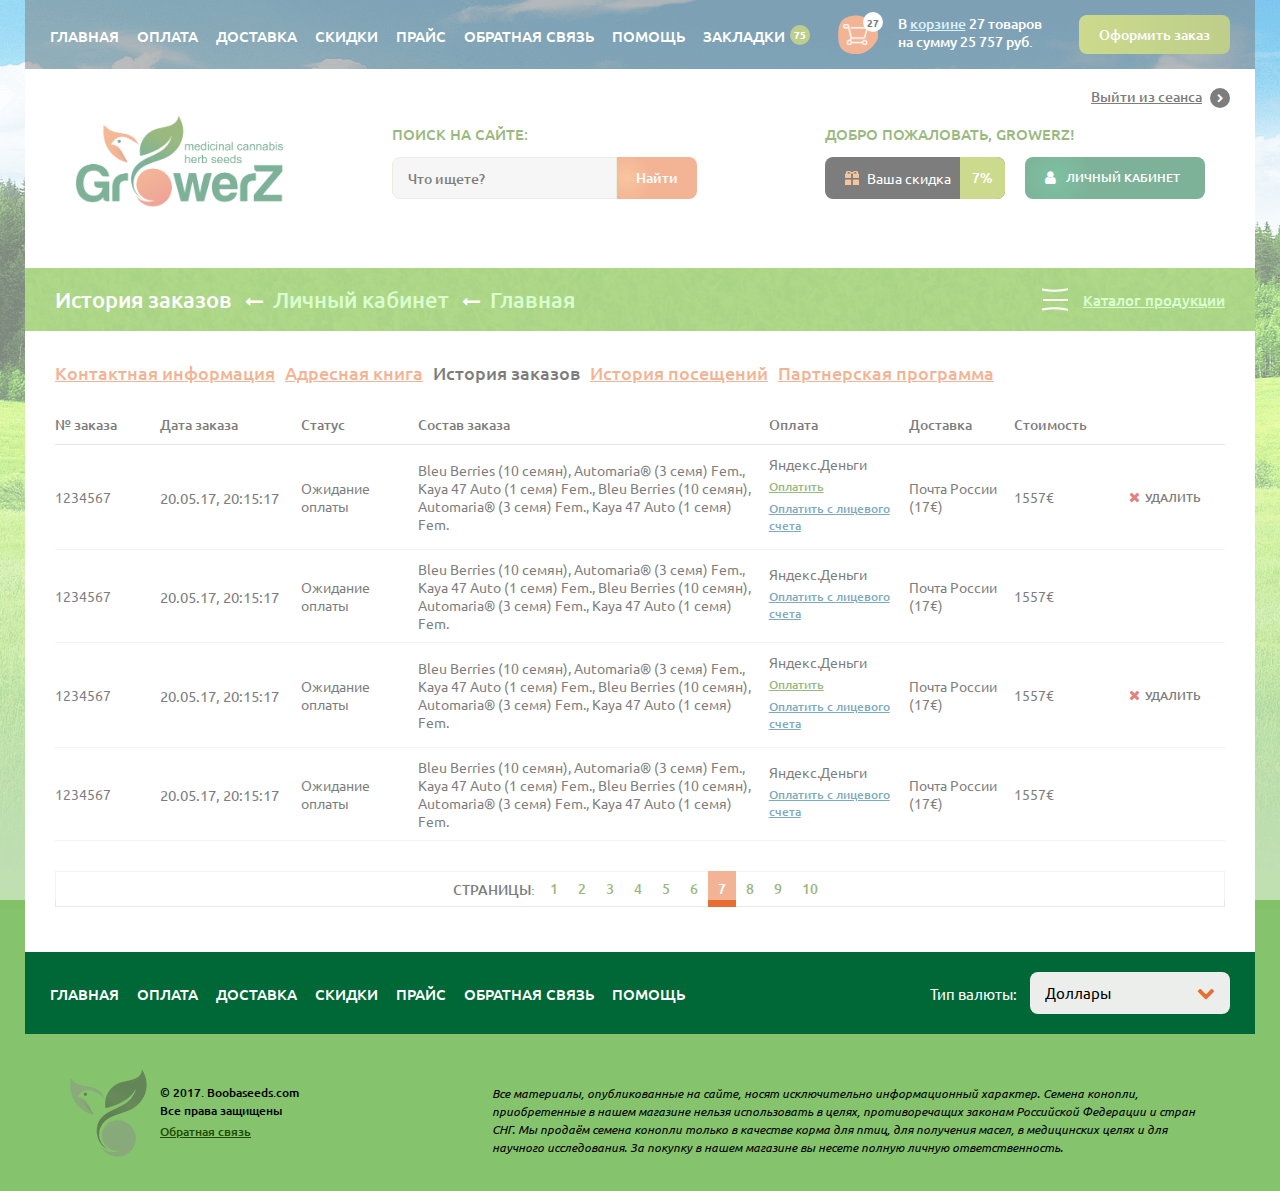
<file: page-personal-history.html>
<!DOCTYPE html>
<html lang="en">
<head>
    <meta charset="UTF-8">
    <meta name="viewport" content="width=device-width, initial-scale=1.0">
    <title>Страница истории заказов</title>
    <link rel="stylesheet" href="css/custom-styles.css">
</head>
<body>

<div class="preloader"></div>

<div class="wrapper page-inner">

    <header role="banner">

        <div class="header-nav">

            <div class="header-burger">
                <div class="burger-top"></div>
                <div class="burger-center"></div>
                <div class="burger-bottom"></div>
            </div>

            <nav>
                <a href="index.html">Главная</a>
                <a href="#">Оплата</a>
                <a href="#">Доставка</a>
                <a href="#">Скидки</a>
                <a href="#">Прайс</a>
                <a href="#">Обратная связь</a>
                <a href="#">Помощь</a>
                <a href="#">Закладки <span class="bookmarks-amount">75</span></a>
            </nav>

            <div class="header-cart">

                <a href="page-cart.html" class="header-cart-icon">
                    <img src="images/icon-cart.png" alt="cart">
                    <div class="header-cart-amount">27</div>
                </a>

                <div class="header-cart-text">
                    <span>В <a href="page-cart.html">корзине</a> <span class="header-cart-amount">27</span> товаров</span>
                    <span>на сумму <span class="header-cart-cost">25 757</span> руб.</span>
                </div>

            </div>

            <a href="page-cart.html" class="to-cart">Оформить заказ</a>

        </div>

        <div class="header-panel">

            <a class="header-logo">
                <img src="images/logo-header.png" alt="logo">
            </a>

            <form action="#" class="form-search">

                <span>Поиск на сайте:</span>

                <fieldset>

                    <label>
                        <input type="search" placeholder="Что ищете?">
                    </label>

                    <button type="submit" class="button-form">Найти</button>

                </fieldset>

            </form>

            <div class="account-panel">

                <div class="account-panel-title">Добро пожаловать, <span class="account-panel-name">Growerz</span>!</div>

                <div class="account-panel-exit">
                    <a href="#">Выйти из сеанса</a>
                    <i class="fa fa-chevron-right"></i>
                </div>

                <div class="account-panel-discount">
                    <div class="account-discount-icon"><img src="images/icon-discount.png" alt="discount"></div>
                    <span class="account-discount-text">Ваша скидка</span>
                    <span class="account-discount-value">7%</span>
                </div>

                <a href="page-cabinet.html" class="account-panel-cabinet">
                    <i class="fa fa-user"></i>
                    <span>Личный кабинет</span>
                </a>

            </div>

        </div>

    </header>

    <main>

        <div class="catalog">

            <ul class="breadcrumbs">
                <li><h1>История заказов</h1></li>
                <li><i class="fa fa-long-arrow-left"></i><a href="index.html">Личный кабинет</a></li>
                <li><i class="fa fa-long-arrow-left"></i><a href="index.html">Главная</a></li>
            </ul>

            <div class="catalog-burger">

                <div class="burger-icon"><img src="images/icon-catalog-burger.png" alt="catalog-burger"></div>

                <span class="catalog-burger-hidden">Каталог продукции</span>

                <span class="catalog-burger-visible">Скрыть каталог продукции</span>

            </div>

            <div class="catalog-list">

                <a href="#" class="catalog-item">
                    <i class="boobicon-unisex">
                        <span class="catalog-item-amount">75</span>
                    </i>
                    <span class="catalog-item-name">Регулярный</span>
                </a>

                <a href="#" class="catalog-item">
                    <i class="boobicon-gear">
                        <span class="catalog-item-amount">5</span>
                    </i>
                    <span class="catalog-item-name">Автоцветущий</span>
                </a>

                <a href="#" class="catalog-item">
                    <i class="boobicon-female">
                        <span class="catalog-item-amount">17</span>
                    </i>
                    <span class="catalog-item-name">Феминизированный</span>
                </a>

                <a href="#" class="catalog-item">
                    <i class="boobicon-house">
                        <span class="catalog-item-amount">37</span>
                    </i>
                    <span class="catalog-item-name">Закрытый грунт</span>
                </a>

                <a href="#" class="catalog-item">
                    <i class="boobicon-sun">
                        <span class="catalog-item-amount">5</span>
                    </i>
                    <span class="catalog-item-name">Открытый грунт</span>
                </a>

                <a href="#" class="catalog-item">
                    <i class="boobicon-map">
                        <span class="catalog-item-amount">27</span>
                    </i>
                    <span class="catalog-item-name">Индика</span>
                </a>

                <a href="#" class="catalog-item">
                    <i class="boobicon-smile-1">
                        <span class="catalog-item-amount">10</span>
                    </i>
                    <span class="catalog-item-name">Сатива</span>
                </a>

                <a href="#" class="catalog-item">
                    <i class="boobicon-smile-2">
                        <span class="catalog-item-amount">32</span>
                    </i>
                    <span class="catalog-item-name">Индика/Сатива</span>
                </a>

                <a href="#" class="catalog-item">
                    <i class="boobicon-apple">
                        <span class="catalog-item-amount">24</span>
                    </i>
                    <span class="catalog-item-name">Фруктовый</span>
                </a>

                <a href="#" class="catalog-item">
                    <i class="boobicon-cup">
                        <span class="catalog-item-amount">15</span>
                    </i>
                    <span class="catalog-item-name">Победитель</span>
                </a>

            </div>

        </div>

        <div class="content">
            
            <div class="nav-cabinet">
                <a href="page-personal-contacts.html">Контактная информация</a>
                <a href="page-personal-address-book.html">Адресная книга</a>
                <a>История заказов</a>
                <a href="#">История посещений </a>
                <a href="page-personal-partners-program.html">Партнерская программа</a>
            </div>

            <div class="table-history">

                <table>

                    <tr>
                        <th>№ заказа</th>
                        <th>Дата заказа</th>
                        <th>Статус</th>
                        <th>Состав заказа</th>
                        <th>Оплата</th>
                        <th>Доставка</th>
                        <th colspan="2">Стоимость</th>
                    </tr>

                    <tr>
                        <td>1234567</td>
                        <td><time>20.05.17, 20:15:17</time></td>
                        <td>Ожидание оплаты</td>
                        <td>Bleu Berries (10 семян), Automaria®
                            (3 семя) Fem., Kaya 47 Auto (1 семя) Fem., Bleu Berries (10 семян), Automaria® (3 семя) Fem., Kaya 47 Auto (1 семя) Fem.
                        </td>
                        <td>
                            Яндекс.Деньги
                            <a href="#" class="to-pay">Оплатить</a>
                            <a href="#" class="to-personal-pay">Оплатить с лицевого счета</a>
                        </td>
                        <td>Почта России <br>(17€)</td>
                        <td>1557€</td>
                        <td><a href="#" class="to-remove"><i class="fa fa-close"></i>Удалить</a></td>
                    </tr>

                    <tr>
                        <td>1234567</td>
                        <td><time>20.05.17, 20:15:17</time></td>
                        <td>Ожидание оплаты</td>
                        <td>Bleu Berries (10 семян), Automaria®
                            (3 семя) Fem., Kaya 47 Auto (1 семя) Fem., Bleu Berries (10 семян), Automaria® (3 семя) Fem., Kaya 47 Auto (1 семя) Fem.
                        </td>
                        <td>
                            Яндекс.Деньги
                            <a href="#" class="to-personal-pay">Оплатить с лицевого счета</a>
                        </td>
                        <td>Почта России <br>(17€)</td>
                        <td>1557€</td>
                        <td></td>
                    </tr>

                    <tr>
                        <td>1234567</td>
                        <td><time>20.05.17, 20:15:17</time></td>
                        <td>Ожидание оплаты</td>
                        <td>Bleu Berries (10 семян), Automaria®
                            (3 семя) Fem., Kaya 47 Auto (1 семя) Fem., Bleu Berries (10 семян), Automaria® (3 семя) Fem., Kaya 47 Auto (1 семя) Fem.
                        </td>
                        <td>
                            Яндекс.Деньги
                            <a href="#" class="to-pay">Оплатить</a>
                            <a href="#" class="to-personal-pay">Оплатить с лицевого счета</a>
                        </td>
                        <td>Почта России <br>(17€)</td>
                        <td>1557€</td>
                        <td><a href="#" class="to-remove"><i class="fa fa-close"></i>Удалить</a></td>
                    </tr>

                    <tr>
                        <td>1234567</td>
                        <td><time>20.05.17, 20:15:17</time></td>
                        <td>Ожидание оплаты</td>
                        <td>Bleu Berries (10 семян), Automaria®
                            (3 семя) Fem., Kaya 47 Auto (1 семя) Fem., Bleu Berries (10 семян), Automaria® (3 семя) Fem., Kaya 47 Auto (1 семя) Fem.
                        </td>
                        <td>
                            Яндекс.Деньги
                            <a href="#" class="to-personal-pay">Оплатить с лицевого счета</a>
                        </td>
                        <td>Почта России <br>(17€)</td>
                        <td>1557€</td>
                        <td></td>
                    </tr>

                </table>

            </div>

            <div class="nav-pages">
                <span>Страницы: </span>
                <ul>
                    <li><a href="#">1</a></li>
                    <li><a href="#">2</a></li>
                    <li><a href="#">3</a></li>
                    <li><a href="#">4</a></li>
                    <li><a href="#">5</a></li>
                    <li><a href="#">6</a></li>
                    <li><a href="#" class="active">7</a></li>
                    <li><a href="#">8</a></li>
                    <li><a href="#">9</a></li>
                    <li><a href="#">10</a></li>
                </ul>
            </div>

        </div>

    </main>

    <footer role="contentinfo">

        <div class="footer-nav">

            <nav>
                <a href="index.html">Главная</a>
                <a href="#">Оплата</a>
                <a href="#">Доставка</a>
                <a href="#">Скидки</a>
                <a href="#">Прайс</a>
                <a href="#">Обратная связь</a>
                <a href="#">Помощь</a>
            </nav>

            <div class="footer-currency">

                <span>Тип валюты:</span>

                <div class="custom-select">
                    <div class="current-value"><span>Доллары</span></div>
                    <ul>
                        <li>Гривны</li>
                        <li>Рубли</li>
                        <li>Тугрики</li>
                        <li>Евро</li>
                    </ul>
                    <label><input type="text"></label>
                </div>

            </div>

        </div>

        <div class="footer-panel">

            <div class="footer-copyright">
                
                <a class="logo-footer">
                    <img src="images/logo-footer.png" alt="logo">
                </a>

                <span>© 2017. Boobaseeds.com <br>Все права защищены</span>

                <a href="#">Обратная связь</a>
                
            </div>

            <div class="footer-offerta">
                Все материалы, опубликованные на сайте, носят исключительно информационный характер. Семена конопли, приобретенные в нашем магазине нельзя использовать в целях, противоречащих законам Российской Федерации и стран СНГ. Мы продаём семена конопли только в качестве корма для птиц, для получения масел, в медицинских целях и для научного исследования. За покупку в нашем магазине вы несете полную личную ответственность.
            </div>

        </div>

    </footer>

</div>

<script src="libs/mqGenie-master/mq.genie.min.js"></script>
<script src="libs/jquery-3.2.1.min.js"></script>
<script src="libs/slick-1.6.0/slick.min.js"></script>
<script src="js/custom-scripts.js"></script>
</body>
</html>
</file>
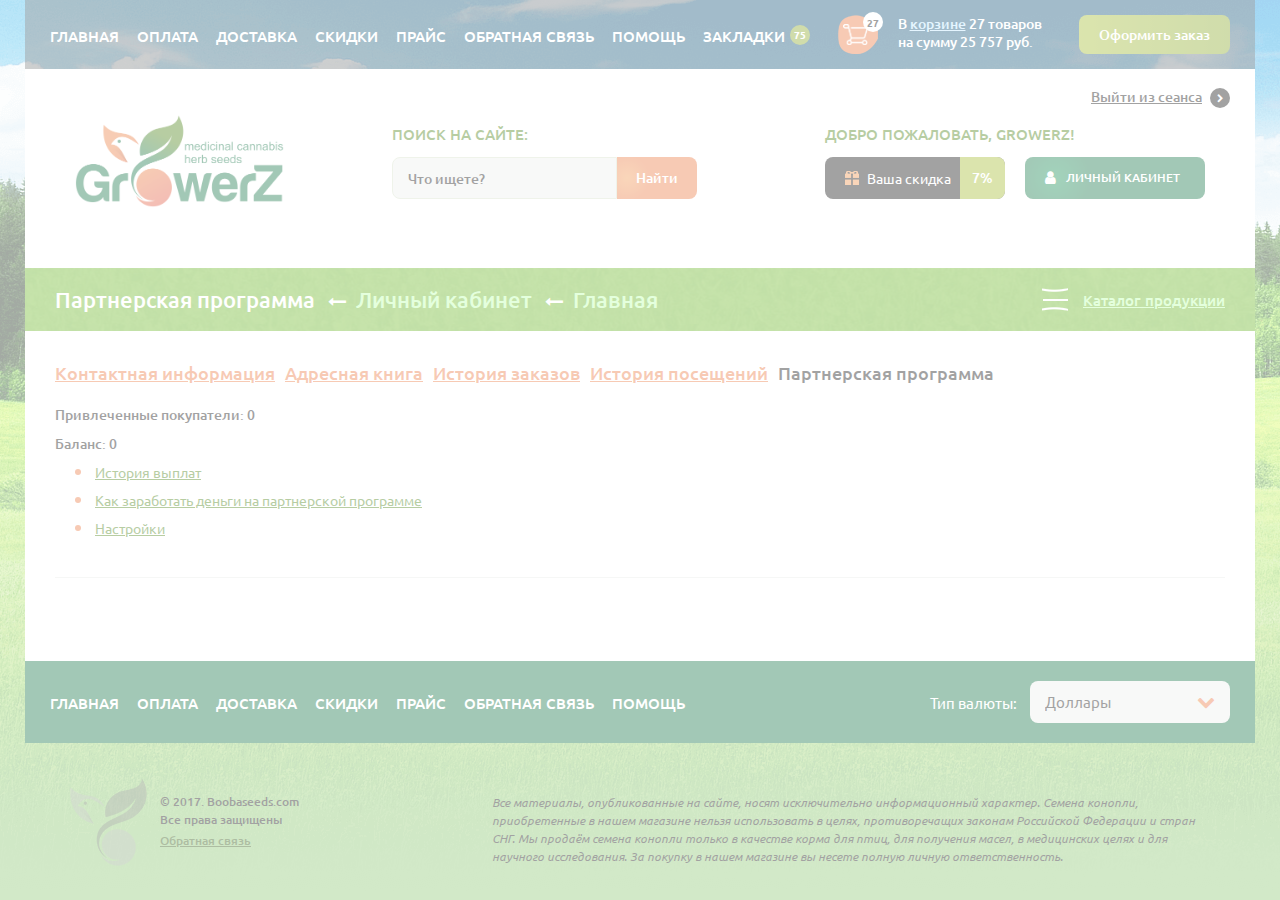
<file: page-personal-partners-program.html>
<!DOCTYPE html>
<html lang="en">
<head>
    <meta charset="UTF-8">
    <meta name="viewport" content="width=device-width, initial-scale=1.0">
    <title>Страница истории заказов</title>
    <link rel="stylesheet" href="css/custom-styles.css">
</head>
<body>

<div class="preloader"></div>

<div class="wrapper page-inner">

    <header role="banner">

        <div class="header-nav">

            <div class="header-burger">
                <div class="burger-top"></div>
                <div class="burger-center"></div>
                <div class="burger-bottom"></div>
            </div>

            <nav>
                <a href="index.html">Главная</a>
                <a href="#">Оплата</a>
                <a href="#">Доставка</a>
                <a href="#">Скидки</a>
                <a href="#">Прайс</a>
                <a href="#">Обратная связь</a>
                <a href="#">Помощь</a>
                <a href="#">Закладки <span class="bookmarks-amount">75</span></a>
            </nav>

            <div class="header-cart">

                <a href="page-cart.html" class="header-cart-icon">
                    <img src="images/icon-cart.png" alt="cart">
                    <div class="header-cart-amount">27</div>
                </a>

                <div class="header-cart-text">
                    <span>В <a href="page-cart.html">корзине</a> <span class="header-cart-amount">27</span> товаров</span>
                    <span>на сумму <span class="header-cart-cost">25 757</span> руб.</span>
                </div>

            </div>

            <a href="page-cart.html" class="to-cart">Оформить заказ</a>

        </div>

        <div class="header-panel">

            <a class="header-logo">
                <img src="images/logo-header.png" alt="logo">
            </a>

            <form action="#" class="form-search">

                <span>Поиск на сайте:</span>

                <fieldset>

                    <label>
                        <input type="search" placeholder="Что ищете?">
                    </label>

                    <button type="submit" class="button-form">Найти</button>

                </fieldset>

            </form>

            <div class="account-panel">

                <div class="account-panel-title">Добро пожаловать, <span class="account-panel-name">Growerz</span>!</div>

                <div class="account-panel-exit">
                    <a href="#">Выйти из сеанса</a>
                    <i class="fa fa-chevron-right"></i>
                </div>

                <div class="account-panel-discount">
                    <div class="account-discount-icon"><img src="images/icon-discount.png" alt="discount"></div>
                    <span class="account-discount-text">Ваша скидка</span>
                    <span class="account-discount-value">7%</span>
                </div>

                <a href="page-cabinet.html" class="account-panel-cabinet">
                    <i class="fa fa-user"></i>
                    <span>Личный кабинет</span>
                </a>

            </div>

        </div>

    </header>

    <main>

        <div class="catalog">

            <ul class="breadcrumbs">
                <li><h1>Партнерская программа</h1></li>
                <li><i class="fa fa-long-arrow-left"></i><a href="index.html">Личный кабинет</a></li>
                <li><i class="fa fa-long-arrow-left"></i><a href="index.html">Главная</a></li>
            </ul>

            <div class="catalog-burger">

                <div class="burger-icon"><img src="images/icon-catalog-burger.png" alt="catalog-burger"></div>

                <span class="catalog-burger-hidden">Каталог продукции</span>

                <span class="catalog-burger-visible">Скрыть каталог продукции</span>

            </div>

            <div class="catalog-list">

                <a href="#" class="catalog-item">
                    <i class="boobicon-unisex">
                        <span class="catalog-item-amount">75</span>
                    </i>
                    <span class="catalog-item-name">Регулярный</span>
                </a>

                <a href="#" class="catalog-item">
                    <i class="boobicon-gear">
                        <span class="catalog-item-amount">5</span>
                    </i>
                    <span class="catalog-item-name">Автоцветущий</span>
                </a>

                <a href="#" class="catalog-item">
                    <i class="boobicon-female">
                        <span class="catalog-item-amount">17</span>
                    </i>
                    <span class="catalog-item-name">Феминизированный</span>
                </a>

                <a href="#" class="catalog-item">
                    <i class="boobicon-house">
                        <span class="catalog-item-amount">37</span>
                    </i>
                    <span class="catalog-item-name">Закрытый грунт</span>
                </a>

                <a href="#" class="catalog-item">
                    <i class="boobicon-sun">
                        <span class="catalog-item-amount">5</span>
                    </i>
                    <span class="catalog-item-name">Открытый грунт</span>
                </a>

                <a href="#" class="catalog-item">
                    <i class="boobicon-map">
                        <span class="catalog-item-amount">27</span>
                    </i>
                    <span class="catalog-item-name">Индика</span>
                </a>

                <a href="#" class="catalog-item">
                    <i class="boobicon-smile-1">
                        <span class="catalog-item-amount">10</span>
                    </i>
                    <span class="catalog-item-name">Сатива</span>
                </a>

                <a href="#" class="catalog-item">
                    <i class="boobicon-smile-2">
                        <span class="catalog-item-amount">32</span>
                    </i>
                    <span class="catalog-item-name">Индика/Сатива</span>
                </a>

                <a href="#" class="catalog-item">
                    <i class="boobicon-apple">
                        <span class="catalog-item-amount">24</span>
                    </i>
                    <span class="catalog-item-name">Фруктовый</span>
                </a>

                <a href="#" class="catalog-item">
                    <i class="boobicon-cup">
                        <span class="catalog-item-amount">15</span>
                    </i>
                    <span class="catalog-item-name">Победитель</span>
                </a>

            </div>

        </div>

        <div class="content">
            
            <div class="nav-cabinet">
                <a href="page-personal-contacts.html">Контактная информация</a>
                <a href="page-personal-address-book.html">Адресная книга</a>
                <a href="page-personal-history.html">История заказов</a>
                <a href="#">История посещений </a>
                <a>Партнерская программа</a>
            </div>

            <div class="cabinet-item">

                <p><strong>Привлеченные покупатели: 0</strong></p>

                <p><strong>Баланс: 0</strong></p>

                <ul>
                    <li><a href="#">История выплат</a></li>
                    <li><a href="#">Как заработать деньги на партнерской программе</a></li>
                    <li><a href="#">Настройки</a></li>
                </ul>

            </div>

        </div>

    </main>

    <footer role="contentinfo">

        <div class="footer-nav">

            <nav>
                <a href="index.html">Главная</a>
                <a href="#">Оплата</a>
                <a href="#">Доставка</a>
                <a href="#">Скидки</a>
                <a href="#">Прайс</a>
                <a href="#">Обратная связь</a>
                <a href="#">Помощь</a>
            </nav>

            <div class="footer-currency">

                <span>Тип валюты:</span>

                <div class="custom-select">
                    <div class="current-value"><span>Доллары</span></div>
                    <ul>
                        <li>Гривны</li>
                        <li>Рубли</li>
                        <li>Тугрики</li>
                        <li>Евро</li>
                    </ul>
                    <label><input type="text"></label>
                </div>

            </div>

        </div>

        <div class="footer-panel">

            <div class="footer-copyright">
                
                <a class="logo-footer">
                    <img src="images/logo-footer.png" alt="logo">
                </a>

                <span>© 2017. Boobaseeds.com <br>Все права защищены</span>

                <a href="#">Обратная связь</a>
                
            </div>

            <div class="footer-offerta">
                Все материалы, опубликованные на сайте, носят исключительно информационный характер. Семена конопли, приобретенные в нашем магазине нельзя использовать в целях, противоречащих законам Российской Федерации и стран СНГ. Мы продаём семена конопли только в качестве корма для птиц, для получения масел, в медицинских целях и для научного исследования. За покупку в нашем магазине вы несете полную личную ответственность.
            </div>

        </div>

    </footer>

</div>

<script src="libs/mqGenie-master/mq.genie.min.js"></script>
<script src="libs/jquery-3.2.1.min.js"></script>
<script src="libs/slick-1.6.0/slick.min.js"></script>
<script src="js/custom-scripts.js"></script>
</body>
</html>
</file>
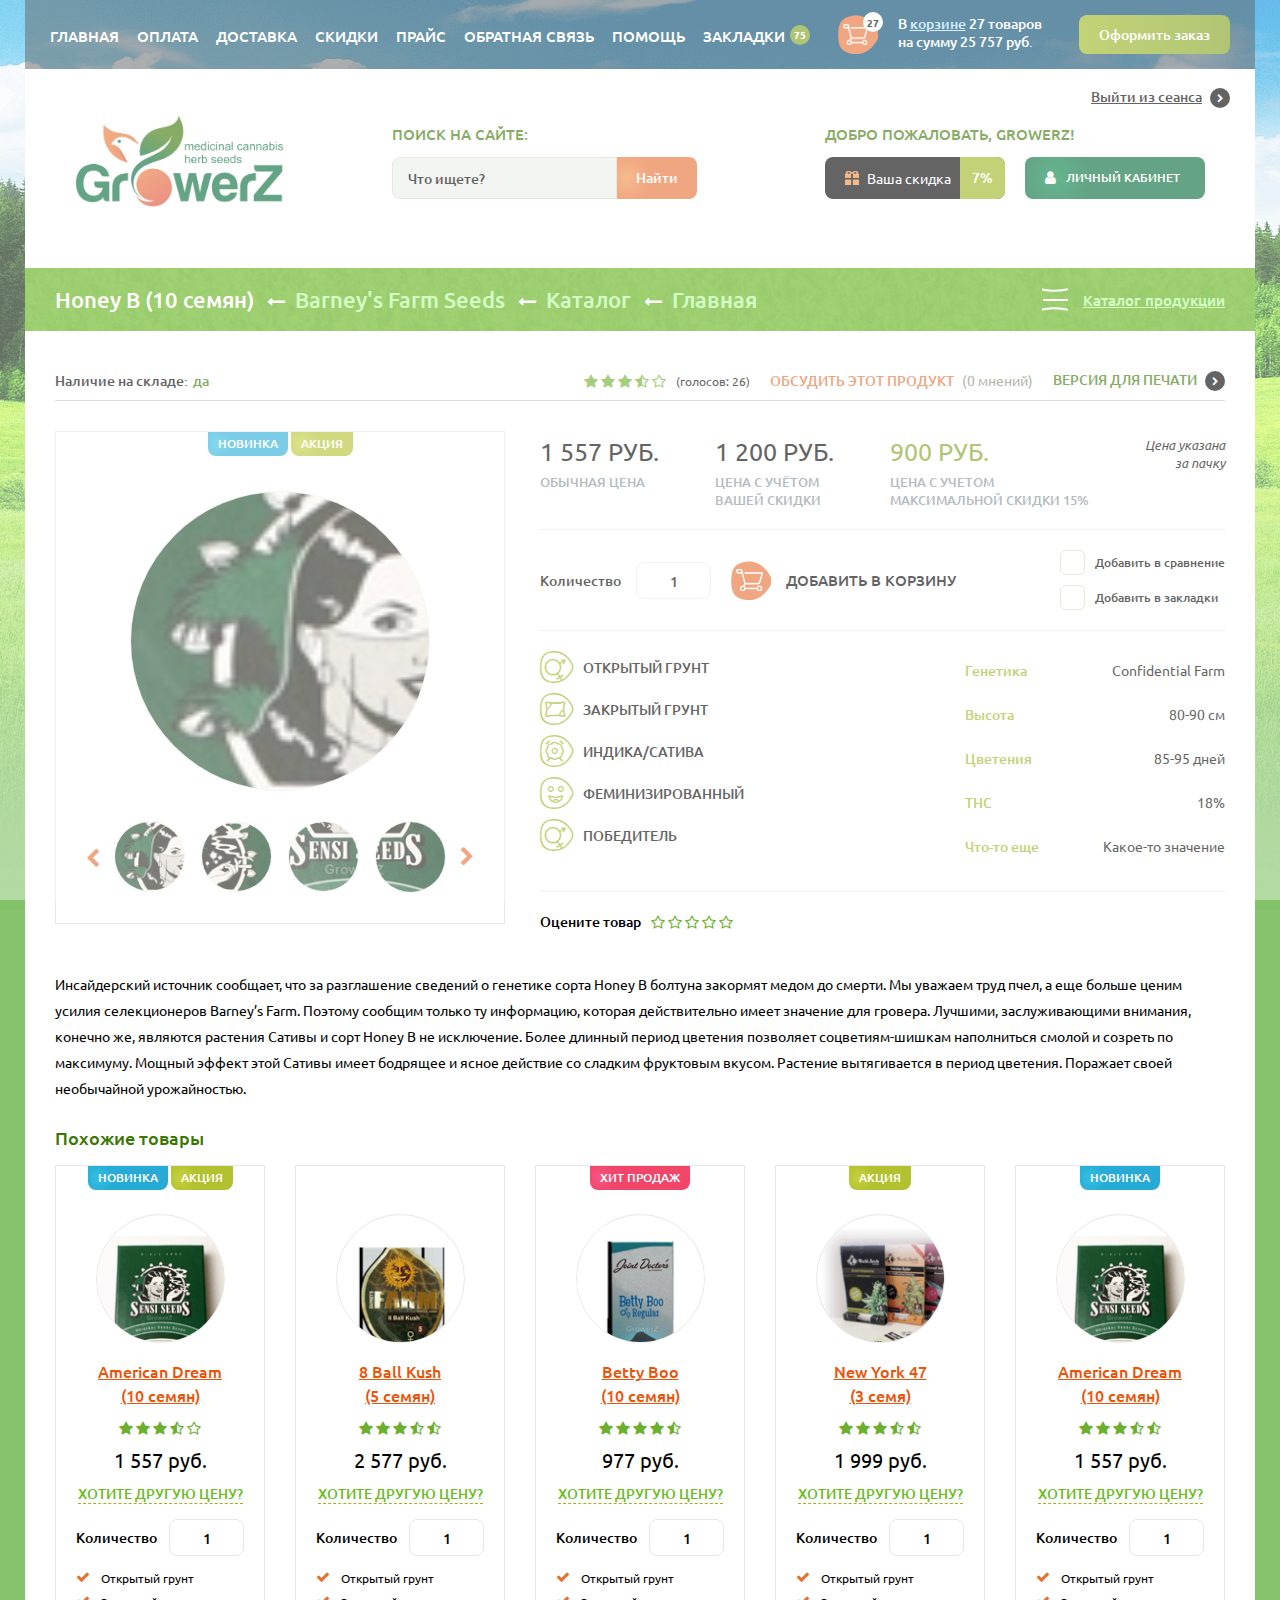
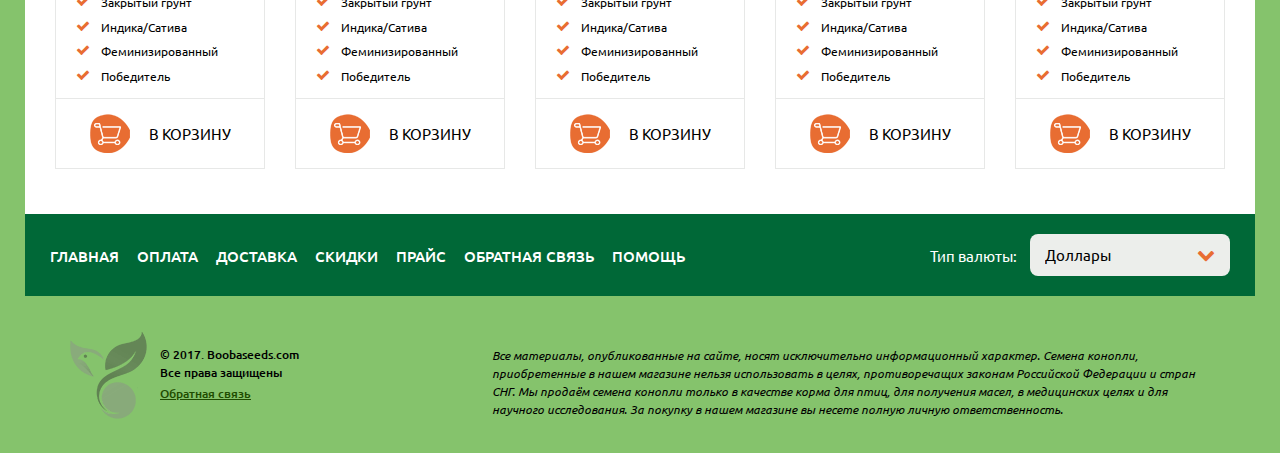
<file: page-product.html>
<!DOCTYPE html>
<html lang="en">
<head>
    <meta charset="UTF-8">
    <meta name="viewport" content="width=device-width, initial-scale=1.0">
    <title>Страница продукта</title>
    <link rel="stylesheet" href="css/custom-styles.css">
</head>
<body>

<div class="preloader"></div>

<div class="wrapper page-inner page-product">

    <header role="banner">

        <div class="header-nav">

            <div class="header-burger">
                <div class="burger-top"></div>
                <div class="burger-center"></div>
                <div class="burger-bottom"></div>
            </div>

            <nav>
                <a href="index.html">Главная</a>
                <a href="#">Оплата</a>
                <a href="#">Доставка</a>
                <a href="#">Скидки</a>
                <a href="#">Прайс</a>
                <a href="#">Обратная связь</a>
                <a href="#">Помощь</a>
                <a href="#">Закладки <span class="bookmarks-amount">75</span></a>
            </nav>

            <div class="header-cart">

                <a href="page-cart.html" class="header-cart-icon">
                    <img src="images/icon-cart.png" alt="cart">
                    <div class="header-cart-amount">27</div>
                </a>

                <div class="header-cart-text">
                    <span>В <a href="page-cart.html">корзине</a> <span class="header-cart-amount">27</span> товаров</span>
                    <span>на сумму <span class="header-cart-cost">25 757</span> руб.</span>
                </div>

            </div>

            <a href="page-cart.html" class="to-cart">Оформить заказ</a>

        </div>

        <div class="header-panel">

            <a class="header-logo">
                <img src="images/logo-header.png" alt="logo">
            </a>

            <form action="#" class="form-search">

                <span>Поиск на сайте:</span>

                <fieldset>

                    <label>
                        <input type="search" placeholder="Что ищете?">
                    </label>

                    <button type="submit" class="button-form">Найти</button>

                </fieldset>

            </form>

            <div class="account-panel">

                <div class="account-panel-title">Добро пожаловать, <span class="account-panel-name">Growerz</span>!</div>

                <div class="account-panel-exit">
                    <a href="#">Выйти из сеанса</a>
                    <i class="fa fa-chevron-right"></i>
                </div>

                <div class="account-panel-discount">
                    <div class="account-discount-icon"><img src="images/icon-discount.png" alt="discount"></div>
                    <span class="account-discount-text">Ваша скидка</span>
                    <span class="account-discount-value">7%</span>
                </div>

                <a href="page-cabinet.html" class="account-panel-cabinet">
                    <i class="fa fa-user"></i>
                    <span>Личный кабинет</span>
                </a>

            </div>

        </div>

    </header>

    <main>

        <div class="catalog">

            <ul class="breadcrumbs">
                <li><h1>Honey B (10 семян)</h1></li>
                <li><i class="fa fa-long-arrow-left"></i><a href="page-catalog.html">Barney's Farm Seeds</a></li>
                <li><i class="fa fa-long-arrow-left"></i><a href="page-catalog.html">Каталог</a></li>
                <li><i class="fa fa-long-arrow-left"></i><a href="index.html">Главная</a></li>
            </ul>

            <div class="catalog-burger">

                <div class="burger-icon"><img src="images/icon-catalog-burger.png" alt="catalog-burger"></div>

                <span class="catalog-burger-hidden">Каталог продукции</span>

                <span class="catalog-burger-visible">Скрыть каталог продукции</span>

            </div>

            <div class="catalog-list">

                <a href="#" class="catalog-item">
                    <i class="boobicon-unisex">
                        <span class="catalog-item-amount">75</span>
                    </i>
                    <span class="catalog-item-name">Регулярный</span>
                </a>

                <a href="#" class="catalog-item">
                    <i class="boobicon-gear">
                        <span class="catalog-item-amount">5</span>
                    </i>
                    <span class="catalog-item-name">Автоцветущий</span>
                </a>

                <a href="#" class="catalog-item">
                    <i class="boobicon-female">
                        <span class="catalog-item-amount">17</span>
                    </i>
                    <span class="catalog-item-name">Феминизированный</span>
                </a>

                <a href="#" class="catalog-item">
                    <i class="boobicon-house">
                        <span class="catalog-item-amount">37</span>
                    </i>
                    <span class="catalog-item-name">Закрытый грунт</span>
                </a>

                <a href="#" class="catalog-item">
                    <i class="boobicon-sun">
                        <span class="catalog-item-amount">5</span>
                    </i>
                    <span class="catalog-item-name">Открытый грунт</span>
                </a>

                <a href="#" class="catalog-item">
                    <i class="boobicon-map">
                        <span class="catalog-item-amount">27</span>
                    </i>
                    <span class="catalog-item-name">Индика</span>
                </a>

                <a href="#" class="catalog-item">
                    <i class="boobicon-smile-1">
                        <span class="catalog-item-amount">10</span>
                    </i>
                    <span class="catalog-item-name">Сатива</span>
                </a>

                <a href="#" class="catalog-item">
                    <i class="boobicon-smile-2">
                        <span class="catalog-item-amount">32</span>
                    </i>
                    <span class="catalog-item-name">Индика/Сатива</span>
                </a>

                <a href="#" class="catalog-item">
                    <i class="boobicon-apple">
                        <span class="catalog-item-amount">24</span>
                    </i>
                    <span class="catalog-item-name">Фруктовый</span>
                </a>

                <a href="#" class="catalog-item">
                    <i class="boobicon-cup">
                        <span class="catalog-item-amount">15</span>
                    </i>
                    <span class="catalog-item-name">Победитель</span>
                </a>

            </div>

        </div>

        <div class="content">

            <div class="product-item">

                <div class="product-item-header">

                    <div class="product-item-presence">Наличие на складе:<span class="product-item-presence-value">да</span></div>

                    <div class="product-header-data">

                        <div class="product-item-rate">
                            <div class="product-rate">
                                <i class="fa fa-star"></i>
                                <i class="fa fa-star"></i>
                                <i class="fa fa-star"></i>
                                <i class="fa fa-star-half-empty"></i>
                                <i class="fa fa-star-o"></i>
                            </div>
                            <div class="product-rate-text">(голосов: 26)</div>
                        </div>

                        <a href="page-comment.html" class="product-item-forum">Обсудить этот продукт <span class="product-item-forum-text">(0 мнений)</span></a>

                        <a href="#" class="product-item-print">Версия для печати <i class="fa fa-chevron-right"></i></a>

                    </div>

                </div>

                <div class="product-item-slider">

                    <div class="product-card-header">
                        <span class="product-card-marker marker-new">Новинка</span>
                        <span class="product-card-marker marker-discount">Акция</span>
                    </div>

                    <div class="slider-for">
                        <div class="product-item-slide">
                            <div class="image-wrap">
                                <img src="images/product-item-1.jpg" alt="product">
                            </div>
                        </div>
                        <div class="product-item-slide">
                            <div class="image-wrap">
                                <img src="images/product-item-2.jpg" alt="product">
                            </div>
                        </div>
                        <div class="product-item-slide">
                            <div class="image-wrap">
                                <img src="images/product-item-3.jpg" alt="product">
                            </div>
                        </div>
                        <div class="product-item-slide">
                            <div class="image-wrap">
                                <img src="images/product-item-4.jpg" alt="product">
                            </div>
                        </div>
                        <div class="product-item-slide">
                            <div class="image-wrap">
                                <img src="images/product-item-3.jpg" alt="product">
                            </div>
                        </div>
                        <div class="product-item-slide">
                            <div class="image-wrap">
                                <img src="images/product-item-3.jpg" alt="product">
                            </div>
                        </div>
                        <div class="product-item-slide">
                            <div class="image-wrap">
                                <img src="images/product-item-4.jpg" alt="product">
                            </div>
                        </div>
                    </div>

                    <div class="slider-nav">
                        <div class="product-item-slide">
                            <div class="image-wrap">
                                <img src="images/product-item-1.jpg" alt="product">
                            </div>
                        </div>
                        <div class="product-item-slide">
                            <div class="image-wrap">
                                <img src="images/product-item-2.jpg" alt="product">
                            </div>
                        </div>
                        <div class="product-item-slide">
                            <div class="image-wrap">
                                <img src="images/product-item-3.jpg" alt="product">
                            </div>
                        </div>
                        <div class="product-item-slide">
                            <div class="image-wrap">
                                <img src="images/product-item-4.jpg" alt="product">
                            </div>
                        </div>
                        <div class="product-item-slide">
                            <div class="image-wrap">
                                <img src="images/product-item-3.jpg" alt="product">
                            </div>
                        </div>
                        <div class="product-item-slide">
                            <div class="image-wrap">
                                <img src="images/product-item-3.jpg" alt="product">
                            </div>
                        </div>
                        <div class="product-item-slide">
                            <div class="image-wrap">
                                <img src="images/product-item-4.jpg" alt="product">
                            </div>
                        </div>
                    </div>

                </div>

                <div class="product-item-payment">

                    <div class="product-item-cost">

                        <div class="product-item-cost-usual">
                            <div class="product-item-cost-value">1 557 руб.</div>
                            Обычная цена
                        </div>

                        <div class="product-item-discount">
                            <div class="product-item-discount-value">1 200 руб.</div>
                            Цена с учётом <br>Вашей скидки
                        </div>

                        <div class="product-item-discount-full">
                            <div class="product-item-discount-full-value">900 руб.</div>
                            Цена с учетом <br>максимальной скидки 15%
                        </div>

                        <div class="product-item-cost-note">Цена указана <br>за пачку</div>

                    </div>

                    <form action="#" class="form-product-order">

                        <div class="product-item-order">

                            <label class="product-card-amount">
                                <span>Количество</span>
                                <input type="text" placeholder="1">
                            </label>

                            <button type="submit" class="add-to-cart">
                                <span class="icon-cart"><img src="images/icon-cart.png" alt="cart"></span>
                                <span>Добавить в корзину</span>
                            </button>

                        </div>

                        <div class="product-item-add-to">

                            <input type="checkbox" id="product-item-add-to-1" name="product-item-add-to">
                            <label for="product-item-add-to-1">
                                <i class="fa fa-check"></i>
                                <span>Добавить в сравнение</span>
                            </label>

                            <input type="checkbox" id="product-item-add-to-2" name="product-item-add-to">
                            <label for="product-item-add-to-2">
                                <i class="fa fa-check"></i>
                                <span>Добавить в закладки</span>
                            </label>

                        </div>

                    </form>

                </div>

                <div class="product-item-info">

                    <ul class="product-item-features">
                        <li><i class="boobicon-unisex"></i>Открытый грунт</li>
                        <li><i class="boobicon-map"></i>Закрытый грунт</li>
                        <li><i class="boobicon-gear"></i>Индика/Сатива</li>
                        <li><i class="boobicon-smile-1"></i>Феминизированный</li>
                        <li><i class="boobicon-unisex"></i>Победитель</li>
                    </ul>

                    <ul class="product-item-parameters">
                        <li>
                            <div class="product-item-parameter-title">Генетика</div>
                            <div class="product-item-parameter-value">Confidential Farm</div>
                        </li>
                        <li>
                            <div class="product-item-parameter-title">Высота</div>
                            <div class="product-item-parameter-value">80-90 см</div>
                        </li>
                        <li>
                            <div class="product-item-parameter-title">Цветения</div>
                            <div class="product-item-parameter-value">85-95 дней</div>
                        </li>
                        <li>
                            <div class="product-item-parameter-title">THC</div>
                            <div class="product-item-parameter-value">18%</div>
                        </li>
                        <li>
                            <div class="product-item-parameter-title">Что-то еще</div>
                            <div class="product-item-parameter-value">Какое-то значение</div>
                        </li>
                    </ul>

                    <div class="product-item-estimate">
                        <span>Оцените товар</span>
                        <div class="product-rate">
                            <a href="#"><i class="fa fa-star-o"></i></a>
                            <a href="#"><i class="fa fa-star-o"></i></a>
                            <a href="#"><i class="fa fa-star-o"></i></a>
                            <a href="#"><i class="fa fa-star-o"></i></a>
                            <a href="#"><i class="fa fa-star-o"></i></a>
                        </div>
                    </div>

                </div>

                <div class="product-item-description">
                    Инсайдерский источник сообщает, что за разглашение сведений о генетике сорта Honey B болтуна закормят медом до смерти. Мы уважаем труд пчел, а еще больше ценим усилия селекционеров Barney’s Farm. Поэтому сообщим только ту информацию, которая действительно имеет значение для гровера. Лучшими, заслуживающими внимания, конечно же, являются растения Сативы и сорт Honey B не исключение. Более длинный период цветения позволяет соцветиям-шишкам наполниться смолой и созреть по максимуму. Мощный эффект этой Сативы имеет бодрящее и ясное действие со сладким фруктовым вкусом. Растение вытягивается в период цветения. Поражает своей необычайной урожайностью.
                </div>

            </div>

            <div class="products products-short">

                <div class="products-header">

                    <div class="products-header-title">Похожие товары</div>

                    <div class="products-header-controls">

                        <div class="products-control products-control-prev"><i class="fa fa-chevron-left"></i></div>

                        <div class="products-control products-control-next"><i class="fa fa-chevron-right"></i></div>

                    </div>

                </div>

                <div class="products-list">

                    <div class="product-card">

                        <div class="product-card-header">

                            <span class="product-card-marker marker-new">Новинка</span>

                            <span class="product-card-marker marker-discount">Акция</span>

                        </div>

                        <div class="product-card-image">
                            <img src="images/product-1.png" alt="product">
                        </div>

                        <h3>
                            <a href="#">
                                <span class="product-card-name">American Dream</span>
                                <span class="booba-number">(10 семян)</span>
                            </a>
                        </h3>

                        <div class="product-rate">
                            <i class="fa fa-star"></i>
                            <i class="fa fa-star"></i>
                            <i class="fa fa-star"></i>
                            <i class="fa fa-star-half-empty"></i>
                            <i class="fa fa-star-o"></i>
                        </div>

                        <div class="product-cost">

                            <span class="product-cost-new">1 557 руб.</span>

                        </div>

                        <a href="#" class="product-card-another-cost">Хотите другую цену?</a>

                        <label class="product-card-amount">
                            <span>Количество</span>
                            <input type="text" placeholder="1">
                        </label>

                        <ul class="product-card-parameters">
                            <li>Открытый грунт</li>
                            <li>Закрытый грунт</li>
                            <li>Индика/Сатива</li>
                            <li>Феминизированный</li>
                            <li>Победитель</li>
                        </ul>

                        <a href="#" class="add-to-cart">

                            <span class="icon-cart"><img src="images/icon-cart.png" alt="cart"></span>
                            <span>В корзину</span>

                        </a>

                        <div class="product-card-add-to">

                            <label>
                                <input type="checkbox">
                                <i class="fa fa-check"></i>
                                <span>Добавить в сравнение</span>
                            </label>

                            <label>
                                <input type="checkbox">
                                <i class="fa fa-check"></i>
                                <span>Добавить в закладки</span>
                            </label>

                        </div>

                    </div>

                    <div class="product-card">

                        <div class="product-card-header"></div>

                        <div class="product-card-image">
                            <img src="images/product-2.png" alt="product">
                        </div>

                        <h3>
                            <a href="#">
                                <span class="product-card-name">8 Ball Kush</span>
                                <span class="booba-number">(5 семян)</span>
                            </a>
                        </h3>

                        <div class="product-rate">
                            <i class="fa fa-star"></i>
                            <i class="fa fa-star"></i>
                            <i class="fa fa-star"></i>
                            <i class="fa fa-star-half-empty"></i>
                            <i class="fa fa-star-half-empty"></i>
                        </div>

                        <div class="product-cost">

                            <span class="product-cost-new">2 577 руб.</span>

                        </div>

                        <a href="#" class="product-card-another-cost">Хотите другую цену?</a>

                        <label class="product-card-amount">
                            <span>Количество</span>
                            <input type="text" placeholder="1">
                        </label>

                        <ul class="product-card-parameters">
                            <li>Открытый грунт</li>
                            <li>Закрытый грунт</li>
                            <li>Индика/Сатива</li>
                            <li>Феминизированный</li>
                            <li>Победитель</li>
                        </ul>

                        <a href="#" class="add-to-cart">

                            <span class="icon-cart"><img src="images/icon-cart.png" alt="cart"></span>
                            <span>В корзину</span>

                        </a>

                        <div class="product-card-add-to">

                            <label>
                                <input type="checkbox">
                                <i class="fa fa-check"></i>
                                <span>Добавить в сравнение</span>
                            </label>

                            <label>
                                <input type="checkbox">
                                <i class="fa fa-check"></i>
                                <span>Добавить в закладки</span>
                            </label>

                        </div>

                    </div>

                    <div class="product-card">

                        <div class="product-card-header">

                            <span class="product-card-marker marker-best">хит продаж</span>

                        </div>

                        <div class="product-card-image">
                            <img src="images/product-3.png" alt="product">
                        </div>

                        <h3>
                            <a href="#">
                                <span class="product-card-name">Betty Boo</span>
                                <span class="booba-number">(10 семян)</span>
                            </a>
                        </h3>

                        <div class="product-rate">
                            <i class="fa fa-star"></i>
                            <i class="fa fa-star"></i>
                            <i class="fa fa-star"></i>
                            <i class="fa fa-star"></i>
                            <i class="fa fa-star-half-empty"></i>
                        </div>

                        <div class="product-cost">

                            <span class="product-cost-new">977 руб.</span>

                        </div>

                        <a href="#" class="product-card-another-cost">Хотите другую цену?</a>

                        <label class="product-card-amount">
                            <span>Количество</span>
                            <input type="text" placeholder="1">
                        </label>

                        <ul class="product-card-parameters">
                            <li>Открытый грунт</li>
                            <li>Закрытый грунт</li>
                            <li>Индика/Сатива</li>
                            <li>Феминизированный</li>
                            <li>Победитель</li>
                        </ul>

                        <a href="#" class="add-to-cart">

                            <span class="icon-cart"><img src="images/icon-cart.png" alt="cart"></span>
                            <span>В корзину</span>

                        </a>

                        <div class="product-card-add-to">

                            <label>
                                <input type="checkbox">
                                <i class="fa fa-check"></i>
                                <span>Добавить в сравнение</span>
                            </label>

                            <label>
                                <input type="checkbox">
                                <i class="fa fa-check"></i>
                                <span>Добавить в закладки</span>
                            </label>

                        </div>

                    </div>

                    <div class="product-card">

                        <div class="product-card-header">

                            <span class="product-card-marker marker-discount">Акция</span>

                        </div>

                        <div class="product-card-image">
                            <img src="images/product-4.png" alt="product">
                        </div>

                        <h3>
                            <a href="#">
                                <span class="product-card-name">New York 47</span>
                                <span class="booba-number">(3 семя)</span>
                            </a>
                        </h3>

                        <div class="product-rate">
                            <i class="fa fa-star"></i>
                            <i class="fa fa-star"></i>
                            <i class="fa fa-star"></i>
                            <i class="fa fa-star-half-empty"></i>
                            <i class="fa fa-star-half-empty"></i>
                        </div>

                        <div class="product-cost">

                            <span class="product-cost-new">1 999 руб.</span>

                        </div>

                        <a href="#" class="product-card-another-cost">Хотите другую цену?</a>

                        <label class="product-card-amount">
                            <span>Количество</span>
                            <input type="text" placeholder="1">
                        </label>

                        <ul class="product-card-parameters">
                            <li>Открытый грунт</li>
                            <li>Закрытый грунт</li>
                            <li>Индика/Сатива</li>
                            <li>Феминизированный</li>
                            <li>Победитель</li>
                        </ul>

                        <a href="#" class="add-to-cart">

                            <span class="icon-cart"><img src="images/icon-cart.png" alt="cart"></span>
                            <span>В корзину</span>

                        </a>

                        <div class="product-card-add-to">

                            <label>
                                <input type="checkbox">
                                <i class="fa fa-check"></i>
                                <span>Добавить в сравнение</span>
                            </label>

                            <label>
                                <input type="checkbox">
                                <i class="fa fa-check"></i>
                                <span>Добавить в закладки</span>
                            </label>

                        </div>

                    </div>

                    <div class="product-card">

                        <div class="product-card-header">

                            <span class="product-card-marker marker-new">Новинка</span>

                        </div>

                        <div class="product-card-image">
                            <img src="images/product-1.png" alt="product">
                        </div>

                        <h3>
                            <a href="#">
                                <span class="product-card-name">American Dream</span>
                                <span class="booba-number">(10 семян)</span>
                            </a>
                        </h3>

                        <div class="product-rate">
                            <i class="fa fa-star"></i>
                            <i class="fa fa-star"></i>
                            <i class="fa fa-star"></i>
                            <i class="fa fa-star-half-empty"></i>
                            <i class="fa fa-star-half-empty"></i>
                        </div>

                        <div class="product-cost">

                            <span class="product-cost-new">1 557 руб.</span>

                        </div>

                        <a href="#" class="product-card-another-cost">Хотите другую цену?</a>

                        <label class="product-card-amount">
                            <span>Количество</span>
                            <input type="text" placeholder="1">
                        </label>

                        <ul class="product-card-parameters">
                            <li>Открытый грунт</li>
                            <li>Закрытый грунт</li>
                            <li>Индика/Сатива</li>
                            <li>Феминизированный</li>
                            <li>Победитель</li>
                        </ul>

                        <a href="#" class="add-to-cart">

                            <span class="icon-cart"><img src="images/icon-cart.png" alt="cart"></span>
                            <span>В корзину</span>

                        </a>

                        <div class="product-card-add-to">

                            <label>
                                <input type="checkbox">
                                <i class="fa fa-check"></i>
                                <span>Добавить в сравнение</span>
                            </label>

                            <label>
                                <input type="checkbox">
                                <i class="fa fa-check"></i>
                                <span>Добавить в закладки</span>
                            </label>

                        </div>

                    </div>

                </div>

                <div class="products-slider">

                    <div class="product-card">

                        <div class="product-card-header">

                            <span class="product-card-marker marker-new">Новинка</span>

                            <span class="product-card-marker marker-discount">Акция</span>

                        </div>

                        <div class="product-card-image">
                            <img src="images/product-1.png" alt="product">
                        </div>

                        <h3>
                            <a href="#">
                                <span class="product-card-name">American Dream</span>
                                <span class="booba-number">(10 семян)</span>
                            </a>
                        </h3>

                        <div class="product-rate">
                            <i class="fa fa-star"></i>
                            <i class="fa fa-star"></i>
                            <i class="fa fa-star"></i>
                            <i class="fa fa-star-half-empty"></i>
                            <i class="fa fa-star-o"></i>
                        </div>

                        <div class="product-cost">

                            <span class="product-cost-new">1 557 руб.</span>

                        </div>

                        <a href="#" class="product-card-another-cost">Хотите другую цену?</a>

                        <label class="product-card-amount">
                            <span>Количество</span>
                            <input type="text" placeholder="1">
                        </label>

                        <ul class="product-card-parameters">
                            <li>Открытый грунт</li>
                            <li>Закрытый грунт</li>
                            <li>Индика/Сатива</li>
                            <li>Феминизированный</li>
                            <li>Победитель</li>
                        </ul>

                        <a href="#" class="add-to-cart">

                            <span class="icon-cart"><img src="images/icon-cart.png" alt="cart"></span>
                            <span>В корзину</span>

                        </a>

                        <div class="product-card-add-to">

                            <label>
                                <input type="checkbox">
                                <i class="fa fa-check"></i>
                                <span>Добавить в сравнение</span>
                            </label>

                            <label>
                                <input type="checkbox">
                                <i class="fa fa-check"></i>
                                <span>Добавить в закладки</span>
                            </label>

                        </div>

                    </div>

                    <div class="product-card">

                        <div class="product-card-header"></div>

                        <div class="product-card-image">
                            <img src="images/product-2.png" alt="product">
                        </div>

                        <h3>
                            <a href="#">
                                <span class="product-card-name">8 Ball Kush</span>
                                <span class="booba-number">(5 семян)</span>
                            </a>
                        </h3>

                        <div class="product-rate">
                            <i class="fa fa-star"></i>
                            <i class="fa fa-star"></i>
                            <i class="fa fa-star"></i>
                            <i class="fa fa-star-half-empty"></i>
                            <i class="fa fa-star-half-empty"></i>
                        </div>

                        <div class="product-cost">

                            <span class="product-cost-new">2 577 руб.</span>

                        </div>

                        <a href="#" class="product-card-another-cost">Хотите другую цену?</a>

                        <label class="product-card-amount">
                            <span>Количество</span>
                            <input type="text" placeholder="1">
                        </label>

                        <ul class="product-card-parameters">
                            <li>Открытый грунт</li>
                            <li>Закрытый грунт</li>
                            <li>Индика/Сатива</li>
                            <li>Феминизированный</li>
                            <li>Победитель</li>
                        </ul>

                        <a href="#" class="add-to-cart">

                            <span class="icon-cart"><img src="images/icon-cart.png" alt="cart"></span>
                            <span>В корзину</span>

                        </a>

                        <div class="product-card-add-to">

                            <label>
                                <input type="checkbox">
                                <i class="fa fa-check"></i>
                                <span>Добавить в сравнение</span>
                            </label>

                            <label>
                                <input type="checkbox">
                                <i class="fa fa-check"></i>
                                <span>Добавить в закладки</span>
                            </label>

                        </div>

                    </div>

                    <div class="product-card">

                        <div class="product-card-header">

                            <span class="product-card-marker marker-best">хит продаж</span>

                        </div>

                        <div class="product-card-image">
                            <img src="images/product-3.png" alt="product">
                        </div>

                        <h3>
                            <a href="#">
                                <span class="product-card-name">Betty Boo</span>
                                <span class="booba-number">(10 семян)</span>
                            </a>
                        </h3>

                        <div class="product-rate">
                            <i class="fa fa-star"></i>
                            <i class="fa fa-star"></i>
                            <i class="fa fa-star"></i>
                            <i class="fa fa-star"></i>
                            <i class="fa fa-star-half-empty"></i>
                        </div>

                        <div class="product-cost">

                            <span class="product-cost-new">977 руб.</span>

                        </div>

                        <a href="#" class="product-card-another-cost">Хотите другую цену?</a>

                        <label class="product-card-amount">
                            <span>Количество</span>
                            <input type="text" placeholder="1">
                        </label>

                        <ul class="product-card-parameters">
                            <li>Открытый грунт</li>
                            <li>Закрытый грунт</li>
                            <li>Индика/Сатива</li>
                            <li>Феминизированный</li>
                            <li>Победитель</li>
                        </ul>

                        <a href="#" class="add-to-cart">

                            <span class="icon-cart"><img src="images/icon-cart.png" alt="cart"></span>
                            <span>В корзину</span>

                        </a>

                        <div class="product-card-add-to">

                            <label>
                                <input type="checkbox">
                                <i class="fa fa-check"></i>
                                <span>Добавить в сравнение</span>
                            </label>

                            <label>
                                <input type="checkbox">
                                <i class="fa fa-check"></i>
                                <span>Добавить в закладки</span>
                            </label>

                        </div>

                    </div>

                    <div class="product-card">

                        <div class="product-card-header">

                            <span class="product-card-marker marker-discount">Акция</span>

                        </div>

                        <div class="product-card-image">
                            <img src="images/product-4.png" alt="product">
                        </div>

                        <h3>
                            <a href="#">
                                <span class="product-card-name">New York 47</span>
                                <span class="booba-number">(3 семя)</span>
                            </a>
                        </h3>

                        <div class="product-rate">
                            <i class="fa fa-star"></i>
                            <i class="fa fa-star"></i>
                            <i class="fa fa-star"></i>
                            <i class="fa fa-star-half-empty"></i>
                            <i class="fa fa-star-half-empty"></i>
                        </div>

                        <div class="product-cost">

                            <span class="product-cost-new">1 999 руб.</span>

                        </div>

                        <a href="#" class="product-card-another-cost">Хотите другую цену?</a>

                        <label class="product-card-amount">
                            <span>Количество</span>
                            <input type="text" placeholder="1">
                        </label>

                        <ul class="product-card-parameters">
                            <li>Открытый грунт</li>
                            <li>Закрытый грунт</li>
                            <li>Индика/Сатива</li>
                            <li>Феминизированный</li>
                            <li>Победитель</li>
                        </ul>

                        <a href="#" class="add-to-cart">

                            <span class="icon-cart"><img src="images/icon-cart.png" alt="cart"></span>
                            <span>В корзину</span>

                        </a>

                        <div class="product-card-add-to">

                            <label>
                                <input type="checkbox">
                                <i class="fa fa-check"></i>
                                <span>Добавить в сравнение</span>
                            </label>

                            <label>
                                <input type="checkbox">
                                <i class="fa fa-check"></i>
                                <span>Добавить в закладки</span>
                            </label>

                        </div>

                    </div>

                    <div class="product-card">

                        <div class="product-card-header">

                            <span class="product-card-marker marker-new">Новинка</span>

                        </div>

                        <div class="product-card-image">
                            <img src="images/product-1.png" alt="product">
                        </div>

                        <h3>
                            <a href="#">
                                <span class="product-card-name">American Dream</span>
                                <span class="booba-number">(10 семян)</span>
                            </a>
                        </h3>

                        <div class="product-rate">
                            <i class="fa fa-star"></i>
                            <i class="fa fa-star"></i>
                            <i class="fa fa-star"></i>
                            <i class="fa fa-star-half-empty"></i>
                            <i class="fa fa-star-half-empty"></i>
                        </div>

                        <div class="product-cost">

                            <span class="product-cost-new">1 557 руб.</span>

                        </div>

                        <a href="#" class="product-card-another-cost">Хотите другую цену?</a>

                        <label class="product-card-amount">
                            <span>Количество</span>
                            <input type="text" placeholder="1">
                        </label>

                        <ul class="product-card-parameters">
                            <li>Открытый грунт</li>
                            <li>Закрытый грунт</li>
                            <li>Индика/Сатива</li>
                            <li>Феминизированный</li>
                            <li>Победитель</li>
                        </ul>

                        <a href="#" class="add-to-cart">

                            <span class="icon-cart"><img src="images/icon-cart.png" alt="cart"></span>
                            <span>В корзину</span>

                        </a>

                        <div class="product-card-add-to">

                            <label>
                                <input type="checkbox">
                                <i class="fa fa-check"></i>
                                <span>Добавить в сравнение</span>
                            </label>

                            <label>
                                <input type="checkbox">
                                <i class="fa fa-check"></i>
                                <span>Добавить в закладки</span>
                            </label>

                        </div>

                    </div>

                </div>

            </div>

        </div>

    </main>

    <footer role="contentinfo">

        <div class="footer-nav">

            <nav>
                <a href="index.html">Главная</a>
                <a href="#">Оплата</a>
                <a href="#">Доставка</a>
                <a href="#">Скидки</a>
                <a href="#">Прайс</a>
                <a href="#">Обратная связь</a>
                <a href="#">Помощь</a>
            </nav>

            <div class="footer-currency">

                <span>Тип валюты:</span>

                <div class="custom-select">
                    <div class="current-value"><span>Доллары</span></div>
                    <ul>
                        <li>Гривны</li>
                        <li>Рубли</li>
                        <li>Тугрики</li>
                        <li>Евро</li>
                    </ul>
                    <label><input type="text"></label>
                </div>

            </div>

        </div>

        <div class="footer-panel">

            <div class="footer-copyright">
                
                <a class="logo-footer">
                    <img src="images/logo-footer.png" alt="logo">
                </a>

                <span>© 2017. Boobaseeds.com <br>Все права защищены</span>

                <a href="#">Обратная связь</a>
                
            </div>

            <div class="footer-offerta">
                Все материалы, опубликованные на сайте, носят исключительно информационный характер. Семена конопли, приобретенные в нашем магазине нельзя использовать в целях, противоречащих законам Российской Федерации и стран СНГ. Мы продаём семена конопли только в качестве корма для птиц, для получения масел, в медицинских целях и для научного исследования. За покупку в нашем магазине вы несете полную личную ответственность.
            </div>

        </div>

    </footer>

</div>

<script src="libs/mqGenie-master/mq.genie.min.js"></script>
<script src="libs/jquery-3.2.1.min.js"></script>
<script src="libs/slick-1.6.0/slick.min.js"></script>
<script src="js/custom-scripts.js"></script>
</body>
</html>
</file>
<file: css/custom-styles.css>
@charset "UTF-8";
/*********************************************
*********** fonts
**********************************************/
@import url("https://fonts.googleapis.com/css?family=Ubuntu:300,300i,400,400i,500,500i,700,700i&subset=cyrillic");
/*! jQuery UI - v1.12.1 - 2017-08-13
* http://jqueryui.com
* Includes: core.css, accordion.css, autocomplete.css, menu.css, button.css, controlgroup.css, checkboxradio.css, datepicker.css, progressbar.css, selectmenu.css, slider.css, spinner.css, tabs.css, tooltip.css, theme.css
* To view and modify this theme, visit http://jqueryui.com/themeroller/?scope=&folderName=base&cornerRadiusShadow=8px&offsetLeftShadow=0px&offsetTopShadow=0px&thicknessShadow=5px&opacityShadow=30&bgImgOpacityShadow=0&bgTextureShadow=flat&bgColorShadow=666666&opacityOverlay=30&bgImgOpacityOverlay=0&bgTextureOverlay=flat&bgColorOverlay=aaaaaa&iconColorError=cc0000&fcError=5f3f3f&borderColorError=f1a899&bgTextureError=flat&bgColorError=fddfdf&iconColorHighlight=777620&fcHighlight=777620&borderColorHighlight=dad55e&bgTextureHighlight=flat&bgColorHighlight=fffa90&iconColorActive=ffffff&fcActive=ffffff&borderColorActive=003eff&bgTextureActive=flat&bgColorActive=007fff&iconColorHover=555555&fcHover=2b2b2b&borderColorHover=cccccc&bgTextureHover=flat&bgColorHover=ededed&iconColorDefault=777777&fcDefault=454545&borderColorDefault=c5c5c5&bgTextureDefault=flat&bgColorDefault=f6f6f6&iconColorContent=444444&fcContent=333333&borderColorContent=dddddd&bgTextureContent=flat&bgColorContent=ffffff&iconColorHeader=444444&fcHeader=333333&borderColorHeader=dddddd&bgTextureHeader=flat&bgColorHeader=e9e9e9&cornerRadius=3px&fwDefault=normal&fsDefault=1em&ffDefault=Arial%2CHelvetica%2Csans-serif
* Copyright jQuery Foundation and other contributors; Licensed MIT */
.ui-helper-hidden {
  display: none; }

.ui-helper-hidden-accessible {
  border: 0;
  clip: rect(0 0 0 0);
  height: 1px;
  margin: -1px;
  overflow: hidden;
  padding: 0;
  position: absolute;
  width: 1px; }

.ui-helper-reset {
  margin: 0;
  padding: 0;
  border: 0;
  outline: 0;
  line-height: 1.3;
  text-decoration: none;
  font-size: 100%;
  list-style: none; }

.ui-helper-clearfix:before, .ui-helper-clearfix:after {
  content: "";
  display: table;
  border-collapse: collapse; }

.ui-helper-clearfix:after {
  clear: both; }

.ui-helper-zfix {
  width: 100%;
  height: 100%;
  top: 0;
  left: 0;
  position: absolute;
  opacity: 0;
  filter: Alpha(Opacity=0); }

.ui-front {
  z-index: 100; }

.ui-state-disabled {
  cursor: default !important;
  pointer-events: none; }

.ui-icon {
  display: inline-block;
  vertical-align: middle;
  margin-top: -.25em;
  position: relative;
  text-indent: -99999px;
  overflow: hidden;
  background-repeat: no-repeat; }

.ui-widget-icon-block {
  left: 50%;
  margin-left: -8px;
  display: block; }

.ui-widget-overlay {
  position: fixed;
  top: 0;
  left: 0;
  width: 100%;
  height: 100%; }

.ui-accordion .ui-accordion-header {
  display: block;
  cursor: pointer;
  position: relative;
  margin: 2px 0 0 0;
  padding: .5em .5em .5em .7em;
  font-size: 100%; }

.ui-accordion .ui-accordion-content {
  padding: 1em 2.2em;
  border-top: 0;
  overflow: auto; }

.ui-autocomplete {
  position: absolute;
  top: 0;
  left: 0;
  cursor: default; }

.ui-menu {
  list-style: none;
  padding: 0;
  margin: 0;
  display: block;
  outline: 0; }

.ui-menu .ui-menu {
  position: absolute; }

.ui-menu .ui-menu-item {
  margin: 0;
  cursor: pointer;
  list-style-image: url("[data-uri]"); }

.ui-menu .ui-menu-item-wrapper {
  position: relative;
  padding: 3px 1em 3px .4em; }

.ui-menu .ui-menu-divider {
  margin: 5px 0;
  height: 0;
  font-size: 0;
  line-height: 0;
  border-width: 1px 0 0 0; }

.ui-menu .ui-state-focus, .ui-menu .ui-state-active {
  margin: -1px; }

.ui-menu-icons {
  position: relative; }

.ui-menu-icons .ui-menu-item-wrapper {
  padding-left: 2em; }

.ui-menu .ui-icon {
  position: absolute;
  top: 0;
  bottom: 0;
  left: .2em;
  margin: auto 0; }

.ui-menu .ui-menu-icon {
  left: auto;
  right: 0; }

.ui-button {
  padding: .4em 1em;
  display: inline-block;
  position: relative;
  line-height: normal;
  margin-right: .1em;
  cursor: pointer;
  vertical-align: middle;
  text-align: center;
  -webkit-user-select: none;
  -moz-user-select: none;
  -ms-user-select: none;
  user-select: none;
  overflow: visible; }

.ui-button, .ui-button:link, .ui-button:visited, .ui-button:hover, .ui-button:active {
  text-decoration: none; }

.ui-button-icon-only {
  width: 2em;
  box-sizing: border-box;
  text-indent: -9999px;
  white-space: nowrap; }

input.ui-button.ui-button-icon-only {
  text-indent: 0; }

.ui-button-icon-only .ui-icon {
  position: absolute;
  top: 50%;
  left: 50%;
  margin-top: -8px;
  margin-left: -8px; }

.ui-button.ui-icon-notext .ui-icon {
  padding: 0;
  width: 2.1em;
  height: 2.1em;
  text-indent: -9999px;
  white-space: nowrap; }

input.ui-button.ui-icon-notext .ui-icon {
  width: auto;
  height: auto;
  text-indent: 0;
  white-space: normal;
  padding: .4em 1em; }

input.ui-button::-moz-focus-inner, button.ui-button::-moz-focus-inner {
  border: 0;
  padding: 0; }

.ui-controlgroup {
  vertical-align: middle;
  display: inline-block; }

.ui-controlgroup > .ui-controlgroup-item {
  float: left;
  margin-left: 0;
  margin-right: 0; }

.ui-controlgroup > .ui-controlgroup-item:focus, .ui-controlgroup > .ui-controlgroup-item.ui-visual-focus {
  z-index: 9999; }

.ui-controlgroup-vertical > .ui-controlgroup-item {
  display: block;
  float: none;
  width: 100%;
  margin-top: 0;
  margin-bottom: 0;
  text-align: left; }

.ui-controlgroup-vertical .ui-controlgroup-item {
  box-sizing: border-box; }

.ui-controlgroup .ui-controlgroup-label {
  padding: .4em 1em; }

.ui-controlgroup .ui-controlgroup-label span {
  font-size: 80%; }

.ui-controlgroup-horizontal .ui-controlgroup-label + .ui-controlgroup-item {
  border-left: none; }

.ui-controlgroup-vertical .ui-controlgroup-label + .ui-controlgroup-item {
  border-top: none; }

.ui-controlgroup-horizontal .ui-controlgroup-label.ui-widget-content {
  border-right: none; }

.ui-controlgroup-vertical .ui-controlgroup-label.ui-widget-content {
  border-bottom: none; }

.ui-controlgroup-vertical .ui-spinner-input {
  width: 75%;
  width: calc( 100% - 2.4em ); }

.ui-controlgroup-vertical .ui-spinner .ui-spinner-up {
  border-top-style: solid; }

.ui-checkboxradio-label .ui-icon-background {
  box-shadow: inset 1px 1px 1px #ccc;
  border-radius: .12em;
  border: none; }

.ui-checkboxradio-radio-label .ui-icon-background {
  width: 16px;
  height: 16px;
  border-radius: 1em;
  overflow: visible;
  border: none; }

.ui-checkboxradio-radio-label.ui-checkboxradio-checked .ui-icon, .ui-checkboxradio-radio-label.ui-checkboxradio-checked:hover .ui-icon {
  background-image: none;
  width: 8px;
  height: 8px;
  border-width: 4px;
  border-style: solid; }

.ui-checkboxradio-disabled {
  pointer-events: none; }

.ui-datepicker {
  width: 17em;
  padding: .2em .2em 0;
  display: none; }

.ui-datepicker .ui-datepicker-header {
  position: relative;
  padding: .2em 0; }

.ui-datepicker .ui-datepicker-prev, .ui-datepicker .ui-datepicker-next {
  position: absolute;
  top: 2px;
  width: 1.8em;
  height: 1.8em; }

.ui-datepicker .ui-datepicker-prev-hover, .ui-datepicker .ui-datepicker-next-hover {
  top: 1px; }

.ui-datepicker .ui-datepicker-prev {
  left: 2px; }

.ui-datepicker .ui-datepicker-next {
  right: 2px; }

.ui-datepicker .ui-datepicker-prev-hover {
  left: 1px; }

.ui-datepicker .ui-datepicker-next-hover {
  right: 1px; }

.ui-datepicker .ui-datepicker-prev span, .ui-datepicker .ui-datepicker-next span {
  display: block;
  position: absolute;
  left: 50%;
  margin-left: -8px;
  top: 50%;
  margin-top: -8px; }

.ui-datepicker .ui-datepicker-title {
  margin: 0 2.3em;
  line-height: 1.8em;
  text-align: center; }

.ui-datepicker .ui-datepicker-title select {
  font-size: 1em;
  margin: 1px 0; }

.ui-datepicker select.ui-datepicker-month, .ui-datepicker select.ui-datepicker-year {
  width: 45%; }

.ui-datepicker table {
  width: 100%;
  font-size: .9em;
  border-collapse: collapse;
  margin: 0 0 .4em; }

.ui-datepicker th {
  padding: .7em .3em;
  text-align: center;
  font-weight: bold;
  border: 0; }

.ui-datepicker td {
  border: 0;
  padding: 1px; }

.ui-datepicker td span, .ui-datepicker td a {
  display: block;
  padding: .2em;
  text-align: right;
  text-decoration: none; }

.ui-datepicker .ui-datepicker-buttonpane {
  background-image: none;
  margin: .7em 0 0 0;
  padding: 0 .2em;
  border-left: 0;
  border-right: 0;
  border-bottom: 0; }

.ui-datepicker .ui-datepicker-buttonpane button {
  float: right;
  margin: .5em .2em .4em;
  cursor: pointer;
  padding: .2em .6em .3em .6em;
  width: auto;
  overflow: visible; }

.ui-datepicker .ui-datepicker-buttonpane button.ui-datepicker-current {
  float: left; }

.ui-datepicker.ui-datepicker-multi {
  width: auto; }

.ui-datepicker-multi .ui-datepicker-group {
  float: left; }

.ui-datepicker-multi .ui-datepicker-group table {
  width: 95%;
  margin: 0 auto .4em; }

.ui-datepicker-multi-2 .ui-datepicker-group {
  width: 50%; }

.ui-datepicker-multi-3 .ui-datepicker-group {
  width: 33.3%; }

.ui-datepicker-multi-4 .ui-datepicker-group {
  width: 25%; }

.ui-datepicker-multi .ui-datepicker-group-last .ui-datepicker-header, .ui-datepicker-multi .ui-datepicker-group-middle .ui-datepicker-header {
  border-left-width: 0; }

.ui-datepicker-multi .ui-datepicker-buttonpane {
  clear: left; }

.ui-datepicker-row-break {
  clear: both;
  width: 100%;
  font-size: 0; }

.ui-datepicker-rtl {
  direction: rtl; }

.ui-datepicker-rtl .ui-datepicker-prev {
  right: 2px;
  left: auto; }

.ui-datepicker-rtl .ui-datepicker-next {
  left: 2px;
  right: auto; }

.ui-datepicker-rtl .ui-datepicker-prev:hover {
  right: 1px;
  left: auto; }

.ui-datepicker-rtl .ui-datepicker-next:hover {
  left: 1px;
  right: auto; }

.ui-datepicker-rtl .ui-datepicker-buttonpane {
  clear: right; }

.ui-datepicker-rtl .ui-datepicker-buttonpane button {
  float: left; }

.ui-datepicker-rtl .ui-datepicker-buttonpane button.ui-datepicker-current, .ui-datepicker-rtl .ui-datepicker-group {
  float: right; }

.ui-datepicker-rtl .ui-datepicker-group-last .ui-datepicker-header, .ui-datepicker-rtl .ui-datepicker-group-middle .ui-datepicker-header {
  border-right-width: 0;
  border-left-width: 1px; }

.ui-datepicker .ui-icon {
  display: block;
  text-indent: -99999px;
  overflow: hidden;
  background-repeat: no-repeat;
  left: .5em;
  top: .3em; }

.ui-progressbar {
  height: 2em;
  text-align: left;
  overflow: hidden; }

.ui-progressbar .ui-progressbar-value {
  margin: -1px;
  height: 100%; }

.ui-progressbar .ui-progressbar-overlay {
  background: url("[data-uri]");
  height: 100%;
  filter: alpha(opacity=25);
  opacity: 0.25; }

.ui-progressbar-indeterminate .ui-progressbar-value {
  background-image: none; }

.ui-selectmenu-menu {
  padding: 0;
  margin: 0;
  position: absolute;
  top: 0;
  left: 0;
  display: none; }

.ui-selectmenu-menu .ui-menu {
  overflow: auto;
  overflow-x: hidden;
  padding-bottom: 1px; }

.ui-selectmenu-menu .ui-menu .ui-selectmenu-optgroup {
  font-size: 1em;
  font-weight: bold;
  line-height: 1.5;
  padding: 2px 0.4em;
  margin: 0.5em 0 0 0;
  height: auto;
  border: 0; }

.ui-selectmenu-open {
  display: block; }

.ui-selectmenu-text {
  display: block;
  margin-right: 20px;
  overflow: hidden;
  text-overflow: ellipsis; }

.ui-selectmenu-button.ui-button {
  text-align: left;
  white-space: nowrap;
  width: 14em; }

.ui-selectmenu-icon.ui-icon {
  float: right;
  margin-top: 0; }

.ui-slider {
  position: relative;
  text-align: left; }

.ui-slider .ui-slider-handle {
  position: absolute;
  z-index: 2;
  width: 1.2em;
  height: 1.2em;
  cursor: default;
  -ms-touch-action: none;
  touch-action: none; }

.ui-slider .ui-slider-range {
  position: absolute;
  z-index: 1;
  font-size: .7em;
  display: block;
  border: 0;
  background-position: 0 0; }

.ui-slider.ui-state-disabled .ui-slider-handle, .ui-slider.ui-state-disabled .ui-slider-range {
  filter: inherit; }

.ui-slider-horizontal {
  height: .8em; }

.ui-slider-horizontal .ui-slider-handle {
  top: -.3em;
  margin-left: -.6em; }

.ui-slider-horizontal .ui-slider-range {
  top: 0;
  height: 100%; }

.ui-slider-horizontal .ui-slider-range-min {
  left: 0; }

.ui-slider-horizontal .ui-slider-range-max {
  right: 0; }

.ui-slider-vertical {
  width: .8em;
  height: 100px; }

.ui-slider-vertical .ui-slider-handle {
  left: -.3em;
  margin-left: 0;
  margin-bottom: -.6em; }

.ui-slider-vertical .ui-slider-range {
  left: 0;
  width: 100%; }

.ui-slider-vertical .ui-slider-range-min {
  bottom: 0; }

.ui-slider-vertical .ui-slider-range-max {
  top: 0; }

.ui-spinner {
  position: relative;
  display: inline-block;
  overflow: hidden;
  padding: 0;
  vertical-align: middle; }

.ui-spinner-input {
  border: none;
  background: none;
  color: inherit;
  padding: .222em 0;
  margin: .2em 0;
  vertical-align: middle;
  margin-left: .4em;
  margin-right: 2em; }

.ui-spinner-button {
  width: 1.6em;
  height: 50%;
  font-size: .5em;
  padding: 0;
  margin: 0;
  text-align: center;
  position: absolute;
  cursor: default;
  display: block;
  overflow: hidden;
  right: 0; }

.ui-spinner a.ui-spinner-button {
  border-top-style: none;
  border-bottom-style: none;
  border-right-style: none; }

.ui-spinner-up {
  top: 0; }

.ui-spinner-down {
  bottom: 0; }

.ui-tabs {
  position: relative;
  padding: .2em; }

.ui-tabs .ui-tabs-nav {
  margin: 0;
  padding: .2em .2em 0; }

.ui-tabs .ui-tabs-nav li {
  list-style: none;
  float: left;
  position: relative;
  top: 0;
  margin: 1px .2em 0 0;
  border-bottom-width: 0;
  padding: 0;
  white-space: nowrap; }

.ui-tabs .ui-tabs-nav .ui-tabs-anchor {
  float: left;
  padding: .5em 1em;
  text-decoration: none; }

.ui-tabs .ui-tabs-nav li.ui-tabs-active {
  margin-bottom: -1px;
  padding-bottom: 1px; }

.ui-tabs .ui-tabs-nav li.ui-tabs-active .ui-tabs-anchor, .ui-tabs .ui-tabs-nav li.ui-state-disabled .ui-tabs-anchor, .ui-tabs .ui-tabs-nav li.ui-tabs-loading .ui-tabs-anchor {
  cursor: text; }

.ui-tabs-collapsible .ui-tabs-nav li.ui-tabs-active .ui-tabs-anchor {
  cursor: pointer; }

.ui-tabs .ui-tabs-panel {
  display: block;
  border-width: 0;
  padding: 1em 1.4em;
  background: none; }

.ui-tooltip {
  padding: 8px;
  position: absolute;
  z-index: 9999;
  max-width: 300px; }

body .ui-tooltip {
  border-width: 2px; }

.ui-widget {
  font-family: Arial,Helvetica,sans-serif;
  font-size: 1em; }

.ui-widget .ui-widget {
  font-size: 1em; }

.ui-widget input, .ui-widget select, .ui-widget textarea, .ui-widget button {
  font-family: Arial,Helvetica,sans-serif;
  font-size: 1em; }

.ui-widget.ui-widget-content {
  border: 1px solid #c5c5c5; }

.ui-widget-content {
  border: 1px solid #ddd;
  background: #fff;
  color: #333; }

.ui-widget-content a {
  color: #333; }

.ui-widget-header {
  border: 1px solid #ddd;
  background: #e9e9e9;
  color: #333;
  font-weight: bold; }

.ui-widget-header a {
  color: #333; }

.ui-state-default, .ui-widget-content .ui-state-default, .ui-widget-header .ui-state-default, .ui-button, html .ui-button.ui-state-disabled:hover, html .ui-button.ui-state-disabled:active {
  border: 1px solid #c5c5c5;
  background: #f6f6f6;
  font-weight: normal;
  color: #454545; }

.ui-state-default a, .ui-state-default a:link, .ui-state-default a:visited, a.ui-button, a:link.ui-button, a:visited.ui-button, .ui-button {
  color: #454545;
  text-decoration: none; }

.ui-state-hover, .ui-widget-content .ui-state-hover, .ui-widget-header .ui-state-hover, .ui-state-focus, .ui-widget-content .ui-state-focus, .ui-widget-header .ui-state-focus, .ui-button:hover, .ui-button:focus {
  border: 1px solid #ccc;
  background: #ededed;
  font-weight: normal;
  color: #2b2b2b; }

.ui-state-hover a, .ui-state-hover a:hover, .ui-state-hover a:link, .ui-state-hover a:visited, .ui-state-focus a, .ui-state-focus a:hover, .ui-state-focus a:link, .ui-state-focus a:visited, a.ui-button:hover, a.ui-button:focus {
  color: #2b2b2b;
  text-decoration: none; }

.ui-visual-focus {
  box-shadow: 0 0 3px 1px #5e9ed6; }

.ui-state-active, .ui-widget-content .ui-state-active, .ui-widget-header .ui-state-active, a.ui-button:active, .ui-button:active, .ui-button.ui-state-active:hover {
  border: 1px solid #003eff;
  background: #007fff;
  font-weight: normal;
  color: #fff; }

.ui-icon-background, .ui-state-active .ui-icon-background {
  border: #003eff;
  background-color: #fff; }

.ui-state-active a, .ui-state-active a:link, .ui-state-active a:visited {
  color: #fff;
  text-decoration: none; }

.ui-state-highlight, .ui-widget-content .ui-state-highlight, .ui-widget-header .ui-state-highlight {
  border: 1px solid #dad55e;
  background: #fffa90;
  color: #777620; }

.ui-state-checked {
  border: 1px solid #dad55e;
  background: #fffa90; }

.ui-state-highlight a, .ui-widget-content .ui-state-highlight a, .ui-widget-header .ui-state-highlight a {
  color: #777620; }

.ui-state-error, .ui-widget-content .ui-state-error, .ui-widget-header .ui-state-error {
  border: 1px solid #f1a899;
  background: #fddfdf;
  color: #5f3f3f; }

.ui-state-error a, .ui-widget-content .ui-state-error a, .ui-widget-header .ui-state-error a {
  color: #5f3f3f; }

.ui-state-error-text, .ui-widget-content .ui-state-error-text, .ui-widget-header .ui-state-error-text {
  color: #5f3f3f; }

.ui-priority-primary, .ui-widget-content .ui-priority-primary, .ui-widget-header .ui-priority-primary {
  font-weight: bold; }

.ui-priority-secondary, .ui-widget-content .ui-priority-secondary, .ui-widget-header .ui-priority-secondary {
  opacity: .7;
  filter: Alpha(Opacity=70);
  font-weight: normal; }

.ui-state-disabled, .ui-widget-content .ui-state-disabled, .ui-widget-header .ui-state-disabled {
  opacity: .35;
  filter: Alpha(Opacity=35);
  background-image: none; }

.ui-state-disabled .ui-icon {
  filter: Alpha(Opacity=35); }

.ui-icon {
  width: 16px;
  height: 16px; }

.ui-icon, .ui-widget-content .ui-icon {
  background-image: url("images/ui-icons_444444_256x240.png"); }

.ui-widget-header .ui-icon {
  background-image: url("images/ui-icons_444444_256x240.png"); }

.ui-state-hover .ui-icon, .ui-state-focus .ui-icon, .ui-button:hover .ui-icon, .ui-button:focus .ui-icon {
  background-image: url("images/ui-icons_555555_256x240.png"); }

.ui-state-active .ui-icon, .ui-button:active .ui-icon {
  background-image: url("images/ui-icons_ffffff_256x240.png"); }

.ui-state-highlight .ui-icon, .ui-button .ui-state-highlight.ui-icon {
  background-image: url("images/ui-icons_777620_256x240.png"); }

.ui-state-error .ui-icon, .ui-state-error-text .ui-icon {
  background-image: url("images/ui-icons_cc0000_256x240.png"); }

.ui-button .ui-icon {
  background-image: url("images/ui-icons_777777_256x240.png"); }

.ui-icon-blank {
  background-position: 16px 16px; }

.ui-icon-caret-1-n {
  background-position: 0 0; }

.ui-icon-caret-1-ne {
  background-position: -16px 0; }

.ui-icon-caret-1-e {
  background-position: -32px 0; }

.ui-icon-caret-1-se {
  background-position: -48px 0; }

.ui-icon-caret-1-s {
  background-position: -65px 0; }

.ui-icon-caret-1-sw {
  background-position: -80px 0; }

.ui-icon-caret-1-w {
  background-position: -96px 0; }

.ui-icon-caret-1-nw {
  background-position: -112px 0; }

.ui-icon-caret-2-n-s {
  background-position: -128px 0; }

.ui-icon-caret-2-e-w {
  background-position: -144px 0; }

.ui-icon-triangle-1-n {
  background-position: 0 -16px; }

.ui-icon-triangle-1-ne {
  background-position: -16px -16px; }

.ui-icon-triangle-1-e {
  background-position: -32px -16px; }

.ui-icon-triangle-1-se {
  background-position: -48px -16px; }

.ui-icon-triangle-1-s {
  background-position: -65px -16px; }

.ui-icon-triangle-1-sw {
  background-position: -80px -16px; }

.ui-icon-triangle-1-w {
  background-position: -96px -16px; }

.ui-icon-triangle-1-nw {
  background-position: -112px -16px; }

.ui-icon-triangle-2-n-s {
  background-position: -128px -16px; }

.ui-icon-triangle-2-e-w {
  background-position: -144px -16px; }

.ui-icon-arrow-1-n {
  background-position: 0 -32px; }

.ui-icon-arrow-1-ne {
  background-position: -16px -32px; }

.ui-icon-arrow-1-e {
  background-position: -32px -32px; }

.ui-icon-arrow-1-se {
  background-position: -48px -32px; }

.ui-icon-arrow-1-s {
  background-position: -65px -32px; }

.ui-icon-arrow-1-sw {
  background-position: -80px -32px; }

.ui-icon-arrow-1-w {
  background-position: -96px -32px; }

.ui-icon-arrow-1-nw {
  background-position: -112px -32px; }

.ui-icon-arrow-2-n-s {
  background-position: -128px -32px; }

.ui-icon-arrow-2-ne-sw {
  background-position: -144px -32px; }

.ui-icon-arrow-2-e-w {
  background-position: -160px -32px; }

.ui-icon-arrow-2-se-nw {
  background-position: -176px -32px; }

.ui-icon-arrowstop-1-n {
  background-position: -192px -32px; }

.ui-icon-arrowstop-1-e {
  background-position: -208px -32px; }

.ui-icon-arrowstop-1-s {
  background-position: -224px -32px; }

.ui-icon-arrowstop-1-w {
  background-position: -240px -32px; }

.ui-icon-arrowthick-1-n {
  background-position: 1px -48px; }

.ui-icon-arrowthick-1-ne {
  background-position: -16px -48px; }

.ui-icon-arrowthick-1-e {
  background-position: -32px -48px; }

.ui-icon-arrowthick-1-se {
  background-position: -48px -48px; }

.ui-icon-arrowthick-1-s {
  background-position: -64px -48px; }

.ui-icon-arrowthick-1-sw {
  background-position: -80px -48px; }

.ui-icon-arrowthick-1-w {
  background-position: -96px -48px; }

.ui-icon-arrowthick-1-nw {
  background-position: -112px -48px; }

.ui-icon-arrowthick-2-n-s {
  background-position: -128px -48px; }

.ui-icon-arrowthick-2-ne-sw {
  background-position: -144px -48px; }

.ui-icon-arrowthick-2-e-w {
  background-position: -160px -48px; }

.ui-icon-arrowthick-2-se-nw {
  background-position: -176px -48px; }

.ui-icon-arrowthickstop-1-n {
  background-position: -192px -48px; }

.ui-icon-arrowthickstop-1-e {
  background-position: -208px -48px; }

.ui-icon-arrowthickstop-1-s {
  background-position: -224px -48px; }

.ui-icon-arrowthickstop-1-w {
  background-position: -240px -48px; }

.ui-icon-arrowreturnthick-1-w {
  background-position: 0 -64px; }

.ui-icon-arrowreturnthick-1-n {
  background-position: -16px -64px; }

.ui-icon-arrowreturnthick-1-e {
  background-position: -32px -64px; }

.ui-icon-arrowreturnthick-1-s {
  background-position: -48px -64px; }

.ui-icon-arrowreturn-1-w {
  background-position: -64px -64px; }

.ui-icon-arrowreturn-1-n {
  background-position: -80px -64px; }

.ui-icon-arrowreturn-1-e {
  background-position: -96px -64px; }

.ui-icon-arrowreturn-1-s {
  background-position: -112px -64px; }

.ui-icon-arrowrefresh-1-w {
  background-position: -128px -64px; }

.ui-icon-arrowrefresh-1-n {
  background-position: -144px -64px; }

.ui-icon-arrowrefresh-1-e {
  background-position: -160px -64px; }

.ui-icon-arrowrefresh-1-s {
  background-position: -176px -64px; }

.ui-icon-arrow-4 {
  background-position: 0 -80px; }

.ui-icon-arrow-4-diag {
  background-position: -16px -80px; }

.ui-icon-extlink {
  background-position: -32px -80px; }

.ui-icon-newwin {
  background-position: -48px -80px; }

.ui-icon-refresh {
  background-position: -64px -80px; }

.ui-icon-shuffle {
  background-position: -80px -80px; }

.ui-icon-transfer-e-w {
  background-position: -96px -80px; }

.ui-icon-transferthick-e-w {
  background-position: -112px -80px; }

.ui-icon-folder-collapsed {
  background-position: 0 -96px; }

.ui-icon-folder-open {
  background-position: -16px -96px; }

.ui-icon-document {
  background-position: -32px -96px; }

.ui-icon-document-b {
  background-position: -48px -96px; }

.ui-icon-note {
  background-position: -64px -96px; }

.ui-icon-mail-closed {
  background-position: -80px -96px; }

.ui-icon-mail-open {
  background-position: -96px -96px; }

.ui-icon-suitcase {
  background-position: -112px -96px; }

.ui-icon-comment {
  background-position: -128px -96px; }

.ui-icon-person {
  background-position: -144px -96px; }

.ui-icon-print {
  background-position: -160px -96px; }

.ui-icon-trash {
  background-position: -176px -96px; }

.ui-icon-locked {
  background-position: -192px -96px; }

.ui-icon-unlocked {
  background-position: -208px -96px; }

.ui-icon-bookmark {
  background-position: -224px -96px; }

.ui-icon-tag {
  background-position: -240px -96px; }

.ui-icon-home {
  background-position: 0 -112px; }

.ui-icon-flag {
  background-position: -16px -112px; }

.ui-icon-calendar {
  background-position: -32px -112px; }

.ui-icon-cart {
  background-position: -48px -112px; }

.ui-icon-pencil {
  background-position: -64px -112px; }

.ui-icon-clock {
  background-position: -80px -112px; }

.ui-icon-disk {
  background-position: -96px -112px; }

.ui-icon-calculator {
  background-position: -112px -112px; }

.ui-icon-zoomin {
  background-position: -128px -112px; }

.ui-icon-zoomout {
  background-position: -144px -112px; }

.ui-icon-search {
  background-position: -160px -112px; }

.ui-icon-wrench {
  background-position: -176px -112px; }

.ui-icon-gear {
  background-position: -192px -112px; }

.ui-icon-heart {
  background-position: -208px -112px; }

.ui-icon-star {
  background-position: -224px -112px; }

.ui-icon-link {
  background-position: -240px -112px; }

.ui-icon-cancel {
  background-position: 0 -128px; }

.ui-icon-plus {
  background-position: -16px -128px; }

.ui-icon-plusthick {
  background-position: -32px -128px; }

.ui-icon-minus {
  background-position: -48px -128px; }

.ui-icon-minusthick {
  background-position: -64px -128px; }

.ui-icon-close {
  background-position: -80px -128px; }

.ui-icon-closethick {
  background-position: -96px -128px; }

.ui-icon-key {
  background-position: -112px -128px; }

.ui-icon-lightbulb {
  background-position: -128px -128px; }

.ui-icon-scissors {
  background-position: -144px -128px; }

.ui-icon-clipboard {
  background-position: -160px -128px; }

.ui-icon-copy {
  background-position: -176px -128px; }

.ui-icon-contact {
  background-position: -192px -128px; }

.ui-icon-image {
  background-position: -208px -128px; }

.ui-icon-video {
  background-position: -224px -128px; }

.ui-icon-script {
  background-position: -240px -128px; }

.ui-icon-alert {
  background-position: 0 -144px; }

.ui-icon-info {
  background-position: -16px -144px; }

.ui-icon-notice {
  background-position: -32px -144px; }

.ui-icon-help {
  background-position: -48px -144px; }

.ui-icon-check {
  background-position: -64px -144px; }

.ui-icon-bullet {
  background-position: -80px -144px; }

.ui-icon-radio-on {
  background-position: -96px -144px; }

.ui-icon-radio-off {
  background-position: -112px -144px; }

.ui-icon-pin-w {
  background-position: -128px -144px; }

.ui-icon-pin-s {
  background-position: -144px -144px; }

.ui-icon-play {
  background-position: 0 -160px; }

.ui-icon-pause {
  background-position: -16px -160px; }

.ui-icon-seek-next {
  background-position: -32px -160px; }

.ui-icon-seek-prev {
  background-position: -48px -160px; }

.ui-icon-seek-end {
  background-position: -64px -160px; }

.ui-icon-seek-start {
  background-position: -80px -160px; }

.ui-icon-seek-first {
  background-position: -80px -160px; }

.ui-icon-stop {
  background-position: -96px -160px; }

.ui-icon-eject {
  background-position: -112px -160px; }

.ui-icon-volume-off {
  background-position: -128px -160px; }

.ui-icon-volume-on {
  background-position: -144px -160px; }

.ui-icon-power {
  background-position: 0 -176px; }

.ui-icon-signal-diag {
  background-position: -16px -176px; }

.ui-icon-signal {
  background-position: -32px -176px; }

.ui-icon-battery-0 {
  background-position: -48px -176px; }

.ui-icon-battery-1 {
  background-position: -64px -176px; }

.ui-icon-battery-2 {
  background-position: -80px -176px; }

.ui-icon-battery-3 {
  background-position: -96px -176px; }

.ui-icon-circle-plus {
  background-position: 0 -192px; }

.ui-icon-circle-minus {
  background-position: -16px -192px; }

.ui-icon-circle-close {
  background-position: -32px -192px; }

.ui-icon-circle-triangle-e {
  background-position: -48px -192px; }

.ui-icon-circle-triangle-s {
  background-position: -64px -192px; }

.ui-icon-circle-triangle-w {
  background-position: -80px -192px; }

.ui-icon-circle-triangle-n {
  background-position: -96px -192px; }

.ui-icon-circle-arrow-e {
  background-position: -112px -192px; }

.ui-icon-circle-arrow-s {
  background-position: -128px -192px; }

.ui-icon-circle-arrow-w {
  background-position: -144px -192px; }

.ui-icon-circle-arrow-n {
  background-position: -160px -192px; }

.ui-icon-circle-zoomin {
  background-position: -176px -192px; }

.ui-icon-circle-zoomout {
  background-position: -192px -192px; }

.ui-icon-circle-check {
  background-position: -208px -192px; }

.ui-icon-circlesmall-plus {
  background-position: 0 -208px; }

.ui-icon-circlesmall-minus {
  background-position: -16px -208px; }

.ui-icon-circlesmall-close {
  background-position: -32px -208px; }

.ui-icon-squaresmall-plus {
  background-position: -48px -208px; }

.ui-icon-squaresmall-minus {
  background-position: -64px -208px; }

.ui-icon-squaresmall-close {
  background-position: -80px -208px; }

.ui-icon-grip-dotted-vertical {
  background-position: 0 -224px; }

.ui-icon-grip-dotted-horizontal {
  background-position: -16px -224px; }

.ui-icon-grip-solid-vertical {
  background-position: -32px -224px; }

.ui-icon-grip-solid-horizontal {
  background-position: -48px -224px; }

.ui-icon-gripsmall-diagonal-se {
  background-position: -64px -224px; }

.ui-icon-grip-diagonal-se {
  background-position: -80px -224px; }

.ui-corner-all, .ui-corner-top, .ui-corner-left, .ui-corner-tl {
  border-top-left-radius: 3px; }

.ui-corner-all, .ui-corner-top, .ui-corner-right, .ui-corner-tr {
  border-top-right-radius: 3px; }

.ui-corner-all, .ui-corner-bottom, .ui-corner-left, .ui-corner-bl {
  border-bottom-left-radius: 3px; }

.ui-corner-all, .ui-corner-bottom, .ui-corner-right, .ui-corner-br {
  border-bottom-right-radius: 3px; }

.ui-widget-overlay {
  background: #aaa;
  opacity: .3;
  filter: Alpha(Opacity=30); }

.ui-widget-shadow {
  -webkit-box-shadow: 0 0 5px #666;
  box-shadow: 0 0 5px #666; }

.ui-rangeSlider {
  height: 30px;
  padding-top: 40px; }

.ui-rangeSlider, .ui-rangeSlider-arrow, .ui-rangeSlider-container {
  -webkit-box-sizing: content-box;
  -moz-box-sizing: content-box;
  box-sizing: content-box; }

.ui-rangeSlider-withArrows .ui-rangeSlider-container {
  margin: 0 15px; }

.ui-rangeSlider-arrow, .ui-rangeSlider-noArrow .ui-rangeSlider-container, .ui-rangeSlider-withArrows .ui-rangeSlider-container {
  -webkit-box-shadow: inset 0 4px 6px -2px RGBA(0, 0, 0, 0.5);
  -moz-box-shadow: inset 0 4px 6px -2px RGBA(0, 0, 0, 0.5);
  box-shadow: inset 0 4px 6px -2px RGBA(0, 0, 0, 0.5); }

.ui-rangeSlider-disabled .ui-rangeSlider-arrow, .ui-rangeSlider-disabled.ui-rangeSlider-noArrow .ui-rangeSlider-container, .ui-rangeSlider-disabled.ui-rangeSlider-withArrows .ui-rangeSlider-container {
  -webkit-box-shadow: inset 0 4px 6px -2px RGBA(0, 0, 0, 0.3);
  -moz-box-shadow: inset 0 4px 6px -2px RGBA(0, 0, 0, 0.3);
  box-shadow: inset 0 4px 6px -2px RGBA(0, 0, 0, 0.3); }

.ui-rangeSlider-noArrow .ui-rangeSlider-container {
  -moz-border-radius: 4px;
  border-radius: 4px;
  border-left: solid 1px #515862;
  border-right: solid 1px #515862; }

.ui-rangeSlider-disabled.ui-rangeSlider-noArrow .ui-rangeSlider-container {
  border-color: #8490a3; }

.ui-rangeSlider-arrow, .ui-rangeSlider-container {
  height: 30px;
  border-top: solid 1px #232a32;
  border-bottom: solid 1px #6a7179; }

.ui-rangeSlider-disabled .ui-rangeSlider-arrow, .ui-rangeSlider-disabled .ui-rangeSlider-container {
  border-top-color: #49576b;
  border-bottom-color: #9ca7b3; }

.ui-rangeSlider-arrow, .ui-rangeSlider-container, .ui-rangeSlider-label {
  background: #67707F;
  background: -moz-linear-gradient(top, #67707F 0, #888DA0 100%);
  background: -webkit-gradient(linear, left top, left bottom, color-stop(0%, #67707F), color-stop(100%, #888DA0)); }

.ui-rangeSlider-disabled .ui-rangeSlider-arrow, .ui-rangeSlider-disabled .ui-rangeSlider-container, .ui-rangeSlider-disabled .ui-rangeSlider-label {
  background: #95a4bd;
  background: -moz-linear-gradient(top, #95a4bd 0, #b2bbd8 100%);
  background: -webkit-gradient(linear, left top, left bottom, color-stop(0%, #95a4bd), color-stop(100%, #b2bbd8)); }

.ui-rangeSlider-arrow {
  width: 14px;
  cursor: pointer; }

.ui-rangeSlider-leftArrow {
  border-radius: 4px 0 0 4px;
  border-left: solid 1px #515862; }

.ui-rangeSlider-disabled .ui-rangeSlider-leftArrow {
  border-left-color: #8792a2; }

.ui-rangeSlider-rightArrow {
  border-radius: 0 4px 4px 0;
  border-right: solid 1px #515862; }

.ui-rangeSlider-disabled .ui-rangeSlider-rightArrow {
  border-right-color: #8792a2; }

.ui-rangeSlider-arrow-inner {
  position: absolute;
  top: 50%;
  border: 10px solid transparent;
  width: 0;
  height: 0;
  margin-top: -10px; }

.ui-rangeSlider-leftArrow .ui-rangeSlider-arrow-inner {
  border-right: 10px solid #a4a8b7;
  left: 0;
  margin-left: -8px; }

.ui-rangeSlider-leftArrow:hover .ui-rangeSlider-arrow-inner {
  border-right: 10px solid #b3b6c2; }

.ui-rangeSlider-disabled .ui-rangeSlider-leftArrow .ui-rangeSlider-arrow-inner, .ui-rangeSlider-disabled .ui-rangeSlider-leftArrow:hover .ui-rangeSlider-arrow-inner {
  border-right-color: #bbc0cf; }

.ui-rangeSlider-rightArrow .ui-rangeSlider-arrow-inner {
  border-left: 10px solid #a4a8b7;
  right: 0;
  margin-right: -8px; }

.ui-rangeSlider-rightArrow:hover .ui-rangeSlider-arrow-inner {
  border-left: 10px solid #b3b6c2; }

.ui-rangeSlider-disabled .ui-rangeSlider-rightArrow .ui-rangeSlider-arrow-inner, .ui-rangeSlider-disabled .ui-rangeSlider-rightArrow:hover .ui-rangeSlider-arrow-inner {
  border-left-color: #bbc0cf; }

.ui-rangeSlider-innerBar {
  width: 110%;
  height: 100%;
  left: -10px;
  overflow: hidden; }

.ui-rangeSlider-bar {
  background: #68a1d6;
  height: 29px;
  margin: 1px 0;
  -moz-border-radius: 4px;
  border-radius: 4px;
  cursor: move;
  cursor: grab;
  cursor: -moz-grab;
  -webkit-box-shadow: inset 0 2px 6px RGBA(0, 0, 0, 0.5);
  -moz-box-shadow: inset 0 2px 6px RGBA(0, 0, 0, 0.5);
  box-shadow: inset 0 2px 6px RGBA(0, 0, 0, 0.5); }

.ui-rangeSlider-disabled .ui-rangeSlider-bar {
  background: #93aeca;
  -webkit-box-shadow: inset 0 2px 6px RGBA(0, 0, 0, 0.3);
  -moz-box-shadow: inset 0 2px 6px RGBA(0, 0, 0, 0.3);
  box-shadow: inset 0 2px 6px RGBA(0, 0, 0, 0.3); }

.ui-rangeSlider-handle {
  width: 10px;
  height: 30px;
  background: 0 0;
  cursor: col-resize; }

.ui-rangeSlider-label {
  padding: 5px 10px;
  bottom: 40px;
  -moz-border-radius: 4px;
  border-radius: 4px;
  -webkit-box-shadow: 0 1px 0 #c2c5d6;
  -moz-box-shadow: 0 1px 0 #c2c5d6;
  box-shadow: 0 1px 0 #c2c5d6;
  color: #fff;
  font-size: 15px;
  cursor: col-resize; }

.ui-rangeSlider-label-inner {
  position: absolute;
  top: 100%;
  left: 50%;
  display: block;
  z-index: 99;
  border-left: 10px solid transparent;
  border-right: 10px solid transparent;
  margin-left: -10px;
  border-top: 10px solid #888DA0; }

.ui-rangeSlider-disabled .ui-rangeSlider-label-inner {
  border-top-color: #b2bbd8; }

.ui-editRangeSlider-inputValue {
  width: 2em;
  text-align: center;
  font-size: 15px; }

.ui-rangeSlider .ui-ruler-scale {
  position: absolute;
  top: 0;
  left: 0;
  bottom: 0;
  right: 0; }

.ui-rangeSlider .ui-ruler-tick {
  float: left; }

.ui-rangeSlider .ui-ruler-scale0 .ui-ruler-tick-inner {
  color: #fff;
  margin-top: 1px;
  border-left: 1px solid #fff;
  height: 29px;
  padding-left: 2px;
  position: relative; }

.ui-rangeSlider .ui-ruler-scale0 .ui-ruler-tick-label {
  position: absolute;
  bottom: 6px; }

.ui-rangeSlider .ui-ruler-scale1 .ui-ruler-tick-inner {
  border-left: 1px solid #fff;
  margin-top: 25px;
  height: 5px; }

/* Slider */
.slick-slider {
  position: relative;
  display: block;
  box-sizing: border-box;
  -webkit-touch-callout: none;
  -webkit-user-select: none;
  -khtml-user-select: none;
  -moz-user-select: none;
  -ms-user-select: none;
  user-select: none;
  -ms-touch-action: pan-y;
  touch-action: pan-y;
  -webkit-tap-highlight-color: transparent; }

.slick-list {
  position: relative;
  overflow: hidden;
  display: block;
  margin: 0;
  padding: 0; }
  .slick-list:focus {
    outline: none; }
  .slick-list.dragging {
    cursor: pointer;
    cursor: hand; }

.slick-slider .slick-track,
.slick-slider .slick-list {
  -webkit-transform: translate3d(0, 0, 0);
  -moz-transform: translate3d(0, 0, 0);
  -ms-transform: translate3d(0, 0, 0);
  -o-transform: translate3d(0, 0, 0);
  transform: translate3d(0, 0, 0); }

.slick-track {
  position: relative;
  left: 0;
  top: 0;
  display: block; }
  .slick-track:before, .slick-track:after {
    content: "";
    display: table; }
  .slick-track:after {
    clear: both; }
  .slick-loading .slick-track {
    visibility: hidden; }

.slick-slide {
  float: left;
  height: 100%;
  min-height: 1px;
  display: none; }
  [dir="rtl"] .slick-slide {
    float: right; }
  .slick-slide img {
    display: block; }
  .slick-slide.slick-loading img {
    display: none; }
  .slick-slide.dragging img {
    pointer-events: none; }
  .slick-initialized .slick-slide {
    display: block; }
  .slick-loading .slick-slide {
    visibility: hidden; }
  .slick-vertical .slick-slide {
    display: block;
    height: auto;
    border: 1px solid transparent; }

.slick-arrow.slick-hidden {
  display: none; }

/*!
 *  Font Awesome 4.7.0 by @davegandy - http://fontawesome.io - @fontawesome
 *  License - http://fontawesome.io/license (Font: SIL OFL 1.1, CSS: MIT License)
 */
/* FONT PATH
 * -------------------------- */
@font-face {
  font-family: 'FontAwesome';
  src: url("../libs/font-awesome-4.7.0/fonts/fontawesome-webfont.eot?v=4.7.0");
  src: url("../libs/font-awesome-4.7.0/fonts/fontawesome-webfont.eot?#iefix&v=4.7.0") format("embedded-opentype"), url("../libs/font-awesome-4.7.0/fonts/fontawesome-webfont.woff2?v=4.7.0") format("woff2"), url("../libs/font-awesome-4.7.0/fonts/fontawesome-webfont.woff?v=4.7.0") format("woff"), url("../libs/font-awesome-4.7.0/fonts/fontawesome-webfont.ttf?v=4.7.0") format("truetype"), url("../libs/font-awesome-4.7.0/fonts/fontawesome-webfont.svg?v=4.7.0#fontawesomeregular") format("svg");
  font-weight: normal;
  font-style: normal; }
.fa {
  display: inline-block;
  font: normal normal normal 14px/1 FontAwesome;
  font-size: inherit;
  text-rendering: auto;
  -webkit-font-smoothing: antialiased;
  -moz-osx-font-smoothing: grayscale; }

/* makes the font 33% larger relative to the icon container */
.fa-lg {
  font-size: 1.33333em;
  line-height: 0.75em;
  vertical-align: -15%; }

.fa-2x {
  font-size: 2em; }

.fa-3x {
  font-size: 3em; }

.fa-4x {
  font-size: 4em; }

.fa-5x {
  font-size: 5em; }

.fa-fw {
  width: 1.28571em;
  text-align: center; }

.fa-ul {
  padding-left: 0;
  margin-left: 2.14286em;
  list-style-type: none; }
  .fa-ul > li {
    position: relative; }

.fa-li {
  position: absolute;
  left: -2.14286em;
  width: 2.14286em;
  top: 0.14286em;
  text-align: center; }
  .fa-li.fa-lg {
    left: -1.85714em; }

.fa-border {
  padding: .2em .25em .15em;
  border: solid 0.08em #eee;
  border-radius: .1em; }

.fa-pull-left {
  float: left; }

.fa-pull-right {
  float: right; }

.fa.fa-pull-left {
  margin-right: .3em; }
.fa.fa-pull-right {
  margin-left: .3em; }

/* Deprecated as of 4.4.0 */
.pull-right {
  float: right; }

.pull-left {
  float: left; }

.fa.pull-left {
  margin-right: .3em; }
.fa.pull-right {
  margin-left: .3em; }

.fa-spin {
  -webkit-animation: fa-spin 2s infinite linear;
  animation: fa-spin 2s infinite linear; }

.fa-pulse {
  -webkit-animation: fa-spin 1s infinite steps(8);
  animation: fa-spin 1s infinite steps(8); }

@-webkit-keyframes fa-spin {
  0% {
    -webkit-transform: rotate(0deg);
    transform: rotate(0deg); }
  100% {
    -webkit-transform: rotate(359deg);
    transform: rotate(359deg); } }
@keyframes fa-spin {
  0% {
    -webkit-transform: rotate(0deg);
    transform: rotate(0deg); }
  100% {
    -webkit-transform: rotate(359deg);
    transform: rotate(359deg); } }
.fa-rotate-90 {
  -ms-filter: "progid:DXImageTransform.Microsoft.BasicImage(rotation=1)";
  -webkit-transform: rotate(90deg);
  -ms-transform: rotate(90deg);
  transform: rotate(90deg); }

.fa-rotate-180 {
  -ms-filter: "progid:DXImageTransform.Microsoft.BasicImage(rotation=2)";
  -webkit-transform: rotate(180deg);
  -ms-transform: rotate(180deg);
  transform: rotate(180deg); }

.fa-rotate-270 {
  -ms-filter: "progid:DXImageTransform.Microsoft.BasicImage(rotation=3)";
  -webkit-transform: rotate(270deg);
  -ms-transform: rotate(270deg);
  transform: rotate(270deg); }

.fa-flip-horizontal {
  -ms-filter: "progid:DXImageTransform.Microsoft.BasicImage(rotation=0, mirror=1)";
  -webkit-transform: scale(-1, 1);
  -ms-transform: scale(-1, 1);
  transform: scale(-1, 1); }

.fa-flip-vertical {
  -ms-filter: "progid:DXImageTransform.Microsoft.BasicImage(rotation=2, mirror=1)";
  -webkit-transform: scale(1, -1);
  -ms-transform: scale(1, -1);
  transform: scale(1, -1); }

:root .fa-rotate-90,
:root .fa-rotate-180,
:root .fa-rotate-270,
:root .fa-flip-horizontal,
:root .fa-flip-vertical {
  filter: none; }

.fa-stack {
  position: relative;
  display: inline-block;
  width: 2em;
  height: 2em;
  line-height: 2em;
  vertical-align: middle; }

.fa-stack-1x, .fa-stack-2x {
  position: absolute;
  left: 0;
  width: 100%;
  text-align: center; }

.fa-stack-1x {
  line-height: inherit; }

.fa-stack-2x {
  font-size: 2em; }

.fa-inverse {
  color: #fff; }

/* Font Awesome uses the Unicode Private Use Area (PUA) to ensure screen
   readers do not read off random characters that represent icons */
.fa-glass:before {
  content: ""; }

.fa-music:before {
  content: ""; }

.fa-search:before {
  content: ""; }

.fa-envelope-o:before {
  content: ""; }

.fa-heart:before {
  content: ""; }

.fa-star:before {
  content: ""; }

.fa-star-o:before {
  content: ""; }

.fa-user:before {
  content: ""; }

.fa-film:before {
  content: ""; }

.fa-th-large:before {
  content: ""; }

.fa-th:before {
  content: ""; }

.fa-th-list:before {
  content: ""; }

.fa-check:before {
  content: ""; }

.fa-remove:before,
.fa-close:before,
.fa-times:before {
  content: ""; }

.fa-search-plus:before {
  content: ""; }

.fa-search-minus:before {
  content: ""; }

.fa-power-off:before {
  content: ""; }

.fa-signal:before {
  content: ""; }

.fa-gear:before,
.fa-cog:before {
  content: ""; }

.fa-trash-o:before {
  content: ""; }

.fa-home:before {
  content: ""; }

.fa-file-o:before {
  content: ""; }

.fa-clock-o:before {
  content: ""; }

.fa-road:before {
  content: ""; }

.fa-download:before {
  content: ""; }

.fa-arrow-circle-o-down:before {
  content: ""; }

.fa-arrow-circle-o-up:before {
  content: ""; }

.fa-inbox:before {
  content: ""; }

.fa-play-circle-o:before {
  content: ""; }

.fa-rotate-right:before,
.fa-repeat:before {
  content: ""; }

.fa-refresh:before {
  content: ""; }

.fa-list-alt:before {
  content: ""; }

.fa-lock:before {
  content: ""; }

.fa-flag:before {
  content: ""; }

.fa-headphones:before {
  content: ""; }

.fa-volume-off:before {
  content: ""; }

.fa-volume-down:before {
  content: ""; }

.fa-volume-up:before {
  content: ""; }

.fa-qrcode:before {
  content: ""; }

.fa-barcode:before {
  content: ""; }

.fa-tag:before {
  content: ""; }

.fa-tags:before {
  content: ""; }

.fa-book:before {
  content: ""; }

.fa-bookmark:before {
  content: ""; }

.fa-print:before {
  content: ""; }

.fa-camera:before {
  content: ""; }

.fa-font:before {
  content: ""; }

.fa-bold:before {
  content: ""; }

.fa-italic:before {
  content: ""; }

.fa-text-height:before {
  content: ""; }

.fa-text-width:before {
  content: ""; }

.fa-align-left:before {
  content: ""; }

.fa-align-center:before {
  content: ""; }

.fa-align-right:before {
  content: ""; }

.fa-align-justify:before {
  content: ""; }

.fa-list:before {
  content: ""; }

.fa-dedent:before,
.fa-outdent:before {
  content: ""; }

.fa-indent:before {
  content: ""; }

.fa-video-camera:before {
  content: ""; }

.fa-photo:before,
.fa-image:before,
.fa-picture-o:before {
  content: ""; }

.fa-pencil:before {
  content: ""; }

.fa-map-marker:before {
  content: ""; }

.fa-adjust:before {
  content: ""; }

.fa-tint:before {
  content: ""; }

.fa-edit:before,
.fa-pencil-square-o:before {
  content: ""; }

.fa-share-square-o:before {
  content: ""; }

.fa-check-square-o:before {
  content: ""; }

.fa-arrows:before {
  content: ""; }

.fa-step-backward:before {
  content: ""; }

.fa-fast-backward:before {
  content: ""; }

.fa-backward:before {
  content: ""; }

.fa-play:before {
  content: ""; }

.fa-pause:before {
  content: ""; }

.fa-stop:before {
  content: ""; }

.fa-forward:before {
  content: ""; }

.fa-fast-forward:before {
  content: ""; }

.fa-step-forward:before {
  content: ""; }

.fa-eject:before {
  content: ""; }

.fa-chevron-left:before {
  content: ""; }

.fa-chevron-right:before {
  content: ""; }

.fa-plus-circle:before {
  content: ""; }

.fa-minus-circle:before {
  content: ""; }

.fa-times-circle:before {
  content: ""; }

.fa-check-circle:before {
  content: ""; }

.fa-question-circle:before {
  content: ""; }

.fa-info-circle:before {
  content: ""; }

.fa-crosshairs:before {
  content: ""; }

.fa-times-circle-o:before {
  content: ""; }

.fa-check-circle-o:before {
  content: ""; }

.fa-ban:before {
  content: ""; }

.fa-arrow-left:before {
  content: ""; }

.fa-arrow-right:before {
  content: ""; }

.fa-arrow-up:before {
  content: ""; }

.fa-arrow-down:before {
  content: ""; }

.fa-mail-forward:before,
.fa-share:before {
  content: ""; }

.fa-expand:before {
  content: ""; }

.fa-compress:before {
  content: ""; }

.fa-plus:before {
  content: ""; }

.fa-minus:before {
  content: ""; }

.fa-asterisk:before {
  content: ""; }

.fa-exclamation-circle:before {
  content: ""; }

.fa-gift:before {
  content: ""; }

.fa-leaf:before {
  content: ""; }

.fa-fire:before {
  content: ""; }

.fa-eye:before {
  content: ""; }

.fa-eye-slash:before {
  content: ""; }

.fa-warning:before,
.fa-exclamation-triangle:before {
  content: ""; }

.fa-plane:before {
  content: ""; }

.fa-calendar:before {
  content: ""; }

.fa-random:before {
  content: ""; }

.fa-comment:before {
  content: ""; }

.fa-magnet:before {
  content: ""; }

.fa-chevron-up:before {
  content: ""; }

.fa-chevron-down:before {
  content: ""; }

.fa-retweet:before {
  content: ""; }

.fa-shopping-cart:before {
  content: ""; }

.fa-folder:before {
  content: ""; }

.fa-folder-open:before {
  content: ""; }

.fa-arrows-v:before {
  content: ""; }

.fa-arrows-h:before {
  content: ""; }

.fa-bar-chart-o:before,
.fa-bar-chart:before {
  content: ""; }

.fa-twitter-square:before {
  content: ""; }

.fa-facebook-square:before {
  content: ""; }

.fa-camera-retro:before {
  content: ""; }

.fa-key:before {
  content: ""; }

.fa-gears:before,
.fa-cogs:before {
  content: ""; }

.fa-comments:before {
  content: ""; }

.fa-thumbs-o-up:before {
  content: ""; }

.fa-thumbs-o-down:before {
  content: ""; }

.fa-star-half:before {
  content: ""; }

.fa-heart-o:before {
  content: ""; }

.fa-sign-out:before {
  content: ""; }

.fa-linkedin-square:before {
  content: ""; }

.fa-thumb-tack:before {
  content: ""; }

.fa-external-link:before {
  content: ""; }

.fa-sign-in:before {
  content: ""; }

.fa-trophy:before {
  content: ""; }

.fa-github-square:before {
  content: ""; }

.fa-upload:before {
  content: ""; }

.fa-lemon-o:before {
  content: ""; }

.fa-phone:before {
  content: ""; }

.fa-square-o:before {
  content: ""; }

.fa-bookmark-o:before {
  content: ""; }

.fa-phone-square:before {
  content: ""; }

.fa-twitter:before {
  content: ""; }

.fa-facebook-f:before,
.fa-facebook:before {
  content: ""; }

.fa-github:before {
  content: ""; }

.fa-unlock:before {
  content: ""; }

.fa-credit-card:before {
  content: ""; }

.fa-feed:before,
.fa-rss:before {
  content: ""; }

.fa-hdd-o:before {
  content: ""; }

.fa-bullhorn:before {
  content: ""; }

.fa-bell:before {
  content: ""; }

.fa-certificate:before {
  content: ""; }

.fa-hand-o-right:before {
  content: ""; }

.fa-hand-o-left:before {
  content: ""; }

.fa-hand-o-up:before {
  content: ""; }

.fa-hand-o-down:before {
  content: ""; }

.fa-arrow-circle-left:before {
  content: ""; }

.fa-arrow-circle-right:before {
  content: ""; }

.fa-arrow-circle-up:before {
  content: ""; }

.fa-arrow-circle-down:before {
  content: ""; }

.fa-globe:before {
  content: ""; }

.fa-wrench:before {
  content: ""; }

.fa-tasks:before {
  content: ""; }

.fa-filter:before {
  content: ""; }

.fa-briefcase:before {
  content: ""; }

.fa-arrows-alt:before {
  content: ""; }

.fa-group:before,
.fa-users:before {
  content: ""; }

.fa-chain:before,
.fa-link:before {
  content: ""; }

.fa-cloud:before {
  content: ""; }

.fa-flask:before {
  content: ""; }

.fa-cut:before,
.fa-scissors:before {
  content: ""; }

.fa-copy:before,
.fa-files-o:before {
  content: ""; }

.fa-paperclip:before {
  content: ""; }

.fa-save:before,
.fa-floppy-o:before {
  content: ""; }

.fa-square:before {
  content: ""; }

.fa-navicon:before,
.fa-reorder:before,
.fa-bars:before {
  content: ""; }

.fa-list-ul:before {
  content: ""; }

.fa-list-ol:before {
  content: ""; }

.fa-strikethrough:before {
  content: ""; }

.fa-underline:before {
  content: ""; }

.fa-table:before {
  content: ""; }

.fa-magic:before {
  content: ""; }

.fa-truck:before {
  content: ""; }

.fa-pinterest:before {
  content: ""; }

.fa-pinterest-square:before {
  content: ""; }

.fa-google-plus-square:before {
  content: ""; }

.fa-google-plus:before {
  content: ""; }

.fa-money:before {
  content: ""; }

.fa-caret-down:before {
  content: ""; }

.fa-caret-up:before {
  content: ""; }

.fa-caret-left:before {
  content: ""; }

.fa-caret-right:before {
  content: ""; }

.fa-columns:before {
  content: ""; }

.fa-unsorted:before,
.fa-sort:before {
  content: ""; }

.fa-sort-down:before,
.fa-sort-desc:before {
  content: ""; }

.fa-sort-up:before,
.fa-sort-asc:before {
  content: ""; }

.fa-envelope:before {
  content: ""; }

.fa-linkedin:before {
  content: ""; }

.fa-rotate-left:before,
.fa-undo:before {
  content: ""; }

.fa-legal:before,
.fa-gavel:before {
  content: ""; }

.fa-dashboard:before,
.fa-tachometer:before {
  content: ""; }

.fa-comment-o:before {
  content: ""; }

.fa-comments-o:before {
  content: ""; }

.fa-flash:before,
.fa-bolt:before {
  content: ""; }

.fa-sitemap:before {
  content: ""; }

.fa-umbrella:before {
  content: ""; }

.fa-paste:before,
.fa-clipboard:before {
  content: ""; }

.fa-lightbulb-o:before {
  content: ""; }

.fa-exchange:before {
  content: ""; }

.fa-cloud-download:before {
  content: ""; }

.fa-cloud-upload:before {
  content: ""; }

.fa-user-md:before {
  content: ""; }

.fa-stethoscope:before {
  content: ""; }

.fa-suitcase:before {
  content: ""; }

.fa-bell-o:before {
  content: ""; }

.fa-coffee:before {
  content: ""; }

.fa-cutlery:before {
  content: ""; }

.fa-file-text-o:before {
  content: ""; }

.fa-building-o:before {
  content: ""; }

.fa-hospital-o:before {
  content: ""; }

.fa-ambulance:before {
  content: ""; }

.fa-medkit:before {
  content: ""; }

.fa-fighter-jet:before {
  content: ""; }

.fa-beer:before {
  content: ""; }

.fa-h-square:before {
  content: ""; }

.fa-plus-square:before {
  content: ""; }

.fa-angle-double-left:before {
  content: ""; }

.fa-angle-double-right:before {
  content: ""; }

.fa-angle-double-up:before {
  content: ""; }

.fa-angle-double-down:before {
  content: ""; }

.fa-angle-left:before {
  content: ""; }

.fa-angle-right:before {
  content: ""; }

.fa-angle-up:before {
  content: ""; }

.fa-angle-down:before {
  content: ""; }

.fa-desktop:before {
  content: ""; }

.fa-laptop:before {
  content: ""; }

.fa-tablet:before {
  content: ""; }

.fa-mobile-phone:before,
.fa-mobile:before {
  content: ""; }

.fa-circle-o:before {
  content: ""; }

.fa-quote-left:before {
  content: ""; }

.fa-quote-right:before {
  content: ""; }

.fa-spinner:before {
  content: ""; }

.fa-circle:before {
  content: ""; }

.fa-mail-reply:before,
.fa-reply:before {
  content: ""; }

.fa-github-alt:before {
  content: ""; }

.fa-folder-o:before {
  content: ""; }

.fa-folder-open-o:before {
  content: ""; }

.fa-smile-o:before {
  content: ""; }

.fa-frown-o:before {
  content: ""; }

.fa-meh-o:before {
  content: ""; }

.fa-gamepad:before {
  content: ""; }

.fa-keyboard-o:before {
  content: ""; }

.fa-flag-o:before {
  content: ""; }

.fa-flag-checkered:before {
  content: ""; }

.fa-terminal:before {
  content: ""; }

.fa-code:before {
  content: ""; }

.fa-mail-reply-all:before,
.fa-reply-all:before {
  content: ""; }

.fa-star-half-empty:before,
.fa-star-half-full:before,
.fa-star-half-o:before {
  content: ""; }

.fa-location-arrow:before {
  content: ""; }

.fa-crop:before {
  content: ""; }

.fa-code-fork:before {
  content: ""; }

.fa-unlink:before,
.fa-chain-broken:before {
  content: ""; }

.fa-question:before {
  content: ""; }

.fa-info:before {
  content: ""; }

.fa-exclamation:before {
  content: ""; }

.fa-superscript:before {
  content: ""; }

.fa-subscript:before {
  content: ""; }

.fa-eraser:before {
  content: ""; }

.fa-puzzle-piece:before {
  content: ""; }

.fa-microphone:before {
  content: ""; }

.fa-microphone-slash:before {
  content: ""; }

.fa-shield:before {
  content: ""; }

.fa-calendar-o:before {
  content: ""; }

.fa-fire-extinguisher:before {
  content: ""; }

.fa-rocket:before {
  content: ""; }

.fa-maxcdn:before {
  content: ""; }

.fa-chevron-circle-left:before {
  content: ""; }

.fa-chevron-circle-right:before {
  content: ""; }

.fa-chevron-circle-up:before {
  content: ""; }

.fa-chevron-circle-down:before {
  content: ""; }

.fa-html5:before {
  content: ""; }

.fa-css3:before {
  content: ""; }

.fa-anchor:before {
  content: ""; }

.fa-unlock-alt:before {
  content: ""; }

.fa-bullseye:before {
  content: ""; }

.fa-ellipsis-h:before {
  content: ""; }

.fa-ellipsis-v:before {
  content: ""; }

.fa-rss-square:before {
  content: ""; }

.fa-play-circle:before {
  content: ""; }

.fa-ticket:before {
  content: ""; }

.fa-minus-square:before {
  content: ""; }

.fa-minus-square-o:before {
  content: ""; }

.fa-level-up:before {
  content: ""; }

.fa-level-down:before {
  content: ""; }

.fa-check-square:before {
  content: ""; }

.fa-pencil-square:before {
  content: ""; }

.fa-external-link-square:before {
  content: ""; }

.fa-share-square:before {
  content: ""; }

.fa-compass:before {
  content: ""; }

.fa-toggle-down:before,
.fa-caret-square-o-down:before {
  content: ""; }

.fa-toggle-up:before,
.fa-caret-square-o-up:before {
  content: ""; }

.fa-toggle-right:before,
.fa-caret-square-o-right:before {
  content: ""; }

.fa-euro:before,
.fa-eur:before {
  content: ""; }

.fa-gbp:before {
  content: ""; }

.fa-dollar:before,
.fa-usd:before {
  content: ""; }

.fa-rupee:before,
.fa-inr:before {
  content: ""; }

.fa-cny:before,
.fa-rmb:before,
.fa-yen:before,
.fa-jpy:before {
  content: ""; }

.fa-ruble:before,
.fa-rouble:before,
.fa-rub:before {
  content: ""; }

.fa-won:before,
.fa-krw:before {
  content: ""; }

.fa-bitcoin:before,
.fa-btc:before {
  content: ""; }

.fa-file:before {
  content: ""; }

.fa-file-text:before {
  content: ""; }

.fa-sort-alpha-asc:before {
  content: ""; }

.fa-sort-alpha-desc:before {
  content: ""; }

.fa-sort-amount-asc:before {
  content: ""; }

.fa-sort-amount-desc:before {
  content: ""; }

.fa-sort-numeric-asc:before {
  content: ""; }

.fa-sort-numeric-desc:before {
  content: ""; }

.fa-thumbs-up:before {
  content: ""; }

.fa-thumbs-down:before {
  content: ""; }

.fa-youtube-square:before {
  content: ""; }

.fa-youtube:before {
  content: ""; }

.fa-xing:before {
  content: ""; }

.fa-xing-square:before {
  content: ""; }

.fa-youtube-play:before {
  content: ""; }

.fa-dropbox:before {
  content: ""; }

.fa-stack-overflow:before {
  content: ""; }

.fa-instagram:before {
  content: ""; }

.fa-flickr:before {
  content: ""; }

.fa-adn:before {
  content: ""; }

.fa-bitbucket:before {
  content: ""; }

.fa-bitbucket-square:before {
  content: ""; }

.fa-tumblr:before {
  content: ""; }

.fa-tumblr-square:before {
  content: ""; }

.fa-long-arrow-down:before {
  content: ""; }

.fa-long-arrow-up:before {
  content: ""; }

.fa-long-arrow-left:before {
  content: ""; }

.fa-long-arrow-right:before {
  content: ""; }

.fa-apple:before {
  content: ""; }

.fa-windows:before {
  content: ""; }

.fa-android:before {
  content: ""; }

.fa-linux:before {
  content: ""; }

.fa-dribbble:before {
  content: ""; }

.fa-skype:before {
  content: ""; }

.fa-foursquare:before {
  content: ""; }

.fa-trello:before {
  content: ""; }

.fa-female:before {
  content: ""; }

.fa-male:before {
  content: ""; }

.fa-gittip:before,
.fa-gratipay:before {
  content: ""; }

.fa-sun-o:before {
  content: ""; }

.fa-moon-o:before {
  content: ""; }

.fa-archive:before {
  content: ""; }

.fa-bug:before {
  content: ""; }

.fa-vk:before {
  content: ""; }

.fa-weibo:before {
  content: ""; }

.fa-renren:before {
  content: ""; }

.fa-pagelines:before {
  content: ""; }

.fa-stack-exchange:before {
  content: ""; }

.fa-arrow-circle-o-right:before {
  content: ""; }

.fa-arrow-circle-o-left:before {
  content: ""; }

.fa-toggle-left:before,
.fa-caret-square-o-left:before {
  content: ""; }

.fa-dot-circle-o:before {
  content: ""; }

.fa-wheelchair:before {
  content: ""; }

.fa-vimeo-square:before {
  content: ""; }

.fa-turkish-lira:before,
.fa-try:before {
  content: ""; }

.fa-plus-square-o:before {
  content: ""; }

.fa-space-shuttle:before {
  content: ""; }

.fa-slack:before {
  content: ""; }

.fa-envelope-square:before {
  content: ""; }

.fa-wordpress:before {
  content: ""; }

.fa-openid:before {
  content: ""; }

.fa-institution:before,
.fa-bank:before,
.fa-university:before {
  content: ""; }

.fa-mortar-board:before,
.fa-graduation-cap:before {
  content: ""; }

.fa-yahoo:before {
  content: ""; }

.fa-google:before {
  content: ""; }

.fa-reddit:before {
  content: ""; }

.fa-reddit-square:before {
  content: ""; }

.fa-stumbleupon-circle:before {
  content: ""; }

.fa-stumbleupon:before {
  content: ""; }

.fa-delicious:before {
  content: ""; }

.fa-digg:before {
  content: ""; }

.fa-pied-piper-pp:before {
  content: ""; }

.fa-pied-piper-alt:before {
  content: ""; }

.fa-drupal:before {
  content: ""; }

.fa-joomla:before {
  content: ""; }

.fa-language:before {
  content: ""; }

.fa-fax:before {
  content: ""; }

.fa-building:before {
  content: ""; }

.fa-child:before {
  content: ""; }

.fa-paw:before {
  content: ""; }

.fa-spoon:before {
  content: ""; }

.fa-cube:before {
  content: ""; }

.fa-cubes:before {
  content: ""; }

.fa-behance:before {
  content: ""; }

.fa-behance-square:before {
  content: ""; }

.fa-steam:before {
  content: ""; }

.fa-steam-square:before {
  content: ""; }

.fa-recycle:before {
  content: ""; }

.fa-automobile:before,
.fa-car:before {
  content: ""; }

.fa-cab:before,
.fa-taxi:before {
  content: ""; }

.fa-tree:before {
  content: ""; }

.fa-spotify:before {
  content: ""; }

.fa-deviantart:before {
  content: ""; }

.fa-soundcloud:before {
  content: ""; }

.fa-database:before {
  content: ""; }

.fa-file-pdf-o:before {
  content: ""; }

.fa-file-word-o:before {
  content: ""; }

.fa-file-excel-o:before {
  content: ""; }

.fa-file-powerpoint-o:before {
  content: ""; }

.fa-file-photo-o:before,
.fa-file-picture-o:before,
.fa-file-image-o:before {
  content: ""; }

.fa-file-zip-o:before,
.fa-file-archive-o:before {
  content: ""; }

.fa-file-sound-o:before,
.fa-file-audio-o:before {
  content: ""; }

.fa-file-movie-o:before,
.fa-file-video-o:before {
  content: ""; }

.fa-file-code-o:before {
  content: ""; }

.fa-vine:before {
  content: ""; }

.fa-codepen:before {
  content: ""; }

.fa-jsfiddle:before {
  content: ""; }

.fa-life-bouy:before,
.fa-life-buoy:before,
.fa-life-saver:before,
.fa-support:before,
.fa-life-ring:before {
  content: ""; }

.fa-circle-o-notch:before {
  content: ""; }

.fa-ra:before,
.fa-resistance:before,
.fa-rebel:before {
  content: ""; }

.fa-ge:before,
.fa-empire:before {
  content: ""; }

.fa-git-square:before {
  content: ""; }

.fa-git:before {
  content: ""; }

.fa-y-combinator-square:before,
.fa-yc-square:before,
.fa-hacker-news:before {
  content: ""; }

.fa-tencent-weibo:before {
  content: ""; }

.fa-qq:before {
  content: ""; }

.fa-wechat:before,
.fa-weixin:before {
  content: ""; }

.fa-send:before,
.fa-paper-plane:before {
  content: ""; }

.fa-send-o:before,
.fa-paper-plane-o:before {
  content: ""; }

.fa-history:before {
  content: ""; }

.fa-circle-thin:before {
  content: ""; }

.fa-header:before {
  content: ""; }

.fa-paragraph:before {
  content: ""; }

.fa-sliders:before {
  content: ""; }

.fa-share-alt:before {
  content: ""; }

.fa-share-alt-square:before {
  content: ""; }

.fa-bomb:before {
  content: ""; }

.fa-soccer-ball-o:before,
.fa-futbol-o:before {
  content: ""; }

.fa-tty:before {
  content: ""; }

.fa-binoculars:before {
  content: ""; }

.fa-plug:before {
  content: ""; }

.fa-slideshare:before {
  content: ""; }

.fa-twitch:before {
  content: ""; }

.fa-yelp:before {
  content: ""; }

.fa-newspaper-o:before {
  content: ""; }

.fa-wifi:before {
  content: ""; }

.fa-calculator:before {
  content: ""; }

.fa-paypal:before {
  content: ""; }

.fa-google-wallet:before {
  content: ""; }

.fa-cc-visa:before {
  content: ""; }

.fa-cc-mastercard:before {
  content: ""; }

.fa-cc-discover:before {
  content: ""; }

.fa-cc-amex:before {
  content: ""; }

.fa-cc-paypal:before {
  content: ""; }

.fa-cc-stripe:before {
  content: ""; }

.fa-bell-slash:before {
  content: ""; }

.fa-bell-slash-o:before {
  content: ""; }

.fa-trash:before {
  content: ""; }

.fa-copyright:before {
  content: ""; }

.fa-at:before {
  content: ""; }

.fa-eyedropper:before {
  content: ""; }

.fa-paint-brush:before {
  content: ""; }

.fa-birthday-cake:before {
  content: ""; }

.fa-area-chart:before {
  content: ""; }

.fa-pie-chart:before {
  content: ""; }

.fa-line-chart:before {
  content: ""; }

.fa-lastfm:before {
  content: ""; }

.fa-lastfm-square:before {
  content: ""; }

.fa-toggle-off:before {
  content: ""; }

.fa-toggle-on:before {
  content: ""; }

.fa-bicycle:before {
  content: ""; }

.fa-bus:before {
  content: ""; }

.fa-ioxhost:before {
  content: ""; }

.fa-angellist:before {
  content: ""; }

.fa-cc:before {
  content: ""; }

.fa-shekel:before,
.fa-sheqel:before,
.fa-ils:before {
  content: ""; }

.fa-meanpath:before {
  content: ""; }

.fa-buysellads:before {
  content: ""; }

.fa-connectdevelop:before {
  content: ""; }

.fa-dashcube:before {
  content: ""; }

.fa-forumbee:before {
  content: ""; }

.fa-leanpub:before {
  content: ""; }

.fa-sellsy:before {
  content: ""; }

.fa-shirtsinbulk:before {
  content: ""; }

.fa-simplybuilt:before {
  content: ""; }

.fa-skyatlas:before {
  content: ""; }

.fa-cart-plus:before {
  content: ""; }

.fa-cart-arrow-down:before {
  content: ""; }

.fa-diamond:before {
  content: ""; }

.fa-ship:before {
  content: ""; }

.fa-user-secret:before {
  content: ""; }

.fa-motorcycle:before {
  content: ""; }

.fa-street-view:before {
  content: ""; }

.fa-heartbeat:before {
  content: ""; }

.fa-venus:before {
  content: ""; }

.fa-mars:before {
  content: ""; }

.fa-mercury:before {
  content: ""; }

.fa-intersex:before,
.fa-transgender:before {
  content: ""; }

.fa-transgender-alt:before {
  content: ""; }

.fa-venus-double:before {
  content: ""; }

.fa-mars-double:before {
  content: ""; }

.fa-venus-mars:before {
  content: ""; }

.fa-mars-stroke:before {
  content: ""; }

.fa-mars-stroke-v:before {
  content: ""; }

.fa-mars-stroke-h:before {
  content: ""; }

.fa-neuter:before {
  content: ""; }

.fa-genderless:before {
  content: ""; }

.fa-facebook-official:before {
  content: ""; }

.fa-pinterest-p:before {
  content: ""; }

.fa-whatsapp:before {
  content: ""; }

.fa-server:before {
  content: ""; }

.fa-user-plus:before {
  content: ""; }

.fa-user-times:before {
  content: ""; }

.fa-hotel:before,
.fa-bed:before {
  content: ""; }

.fa-viacoin:before {
  content: ""; }

.fa-train:before {
  content: ""; }

.fa-subway:before {
  content: ""; }

.fa-medium:before {
  content: ""; }

.fa-yc:before,
.fa-y-combinator:before {
  content: ""; }

.fa-optin-monster:before {
  content: ""; }

.fa-opencart:before {
  content: ""; }

.fa-expeditedssl:before {
  content: ""; }

.fa-battery-4:before,
.fa-battery:before,
.fa-battery-full:before {
  content: ""; }

.fa-battery-3:before,
.fa-battery-three-quarters:before {
  content: ""; }

.fa-battery-2:before,
.fa-battery-half:before {
  content: ""; }

.fa-battery-1:before,
.fa-battery-quarter:before {
  content: ""; }

.fa-battery-0:before,
.fa-battery-empty:before {
  content: ""; }

.fa-mouse-pointer:before {
  content: ""; }

.fa-i-cursor:before {
  content: ""; }

.fa-object-group:before {
  content: ""; }

.fa-object-ungroup:before {
  content: ""; }

.fa-sticky-note:before {
  content: ""; }

.fa-sticky-note-o:before {
  content: ""; }

.fa-cc-jcb:before {
  content: ""; }

.fa-cc-diners-club:before {
  content: ""; }

.fa-clone:before {
  content: ""; }

.fa-balance-scale:before {
  content: ""; }

.fa-hourglass-o:before {
  content: ""; }

.fa-hourglass-1:before,
.fa-hourglass-start:before {
  content: ""; }

.fa-hourglass-2:before,
.fa-hourglass-half:before {
  content: ""; }

.fa-hourglass-3:before,
.fa-hourglass-end:before {
  content: ""; }

.fa-hourglass:before {
  content: ""; }

.fa-hand-grab-o:before,
.fa-hand-rock-o:before {
  content: ""; }

.fa-hand-stop-o:before,
.fa-hand-paper-o:before {
  content: ""; }

.fa-hand-scissors-o:before {
  content: ""; }

.fa-hand-lizard-o:before {
  content: ""; }

.fa-hand-spock-o:before {
  content: ""; }

.fa-hand-pointer-o:before {
  content: ""; }

.fa-hand-peace-o:before {
  content: ""; }

.fa-trademark:before {
  content: ""; }

.fa-registered:before {
  content: ""; }

.fa-creative-commons:before {
  content: ""; }

.fa-gg:before {
  content: ""; }

.fa-gg-circle:before {
  content: ""; }

.fa-tripadvisor:before {
  content: ""; }

.fa-odnoklassniki:before {
  content: ""; }

.fa-odnoklassniki-square:before {
  content: ""; }

.fa-get-pocket:before {
  content: ""; }

.fa-wikipedia-w:before {
  content: ""; }

.fa-safari:before {
  content: ""; }

.fa-chrome:before {
  content: ""; }

.fa-firefox:before {
  content: ""; }

.fa-opera:before {
  content: ""; }

.fa-internet-explorer:before {
  content: ""; }

.fa-tv:before,
.fa-television:before {
  content: ""; }

.fa-contao:before {
  content: ""; }

.fa-500px:before {
  content: ""; }

.fa-amazon:before {
  content: ""; }

.fa-calendar-plus-o:before {
  content: ""; }

.fa-calendar-minus-o:before {
  content: ""; }

.fa-calendar-times-o:before {
  content: ""; }

.fa-calendar-check-o:before {
  content: ""; }

.fa-industry:before {
  content: ""; }

.fa-map-pin:before {
  content: ""; }

.fa-map-signs:before {
  content: ""; }

.fa-map-o:before {
  content: ""; }

.fa-map:before {
  content: ""; }

.fa-commenting:before {
  content: ""; }

.fa-commenting-o:before {
  content: ""; }

.fa-houzz:before {
  content: ""; }

.fa-vimeo:before {
  content: ""; }

.fa-black-tie:before {
  content: ""; }

.fa-fonticons:before {
  content: ""; }

.fa-reddit-alien:before {
  content: ""; }

.fa-edge:before {
  content: ""; }

.fa-credit-card-alt:before {
  content: ""; }

.fa-codiepie:before {
  content: ""; }

.fa-modx:before {
  content: ""; }

.fa-fort-awesome:before {
  content: ""; }

.fa-usb:before {
  content: ""; }

.fa-product-hunt:before {
  content: ""; }

.fa-mixcloud:before {
  content: ""; }

.fa-scribd:before {
  content: ""; }

.fa-pause-circle:before {
  content: ""; }

.fa-pause-circle-o:before {
  content: ""; }

.fa-stop-circle:before {
  content: ""; }

.fa-stop-circle-o:before {
  content: ""; }

.fa-shopping-bag:before {
  content: ""; }

.fa-shopping-basket:before {
  content: ""; }

.fa-hashtag:before {
  content: ""; }

.fa-bluetooth:before {
  content: ""; }

.fa-bluetooth-b:before {
  content: ""; }

.fa-percent:before {
  content: ""; }

.fa-gitlab:before {
  content: ""; }

.fa-wpbeginner:before {
  content: ""; }

.fa-wpforms:before {
  content: ""; }

.fa-envira:before {
  content: ""; }

.fa-universal-access:before {
  content: ""; }

.fa-wheelchair-alt:before {
  content: ""; }

.fa-question-circle-o:before {
  content: ""; }

.fa-blind:before {
  content: ""; }

.fa-audio-description:before {
  content: ""; }

.fa-volume-control-phone:before {
  content: ""; }

.fa-braille:before {
  content: ""; }

.fa-assistive-listening-systems:before {
  content: ""; }

.fa-asl-interpreting:before,
.fa-american-sign-language-interpreting:before {
  content: ""; }

.fa-deafness:before,
.fa-hard-of-hearing:before,
.fa-deaf:before {
  content: ""; }

.fa-glide:before {
  content: ""; }

.fa-glide-g:before {
  content: ""; }

.fa-signing:before,
.fa-sign-language:before {
  content: ""; }

.fa-low-vision:before {
  content: ""; }

.fa-viadeo:before {
  content: ""; }

.fa-viadeo-square:before {
  content: ""; }

.fa-snapchat:before {
  content: ""; }

.fa-snapchat-ghost:before {
  content: ""; }

.fa-snapchat-square:before {
  content: ""; }

.fa-pied-piper:before {
  content: ""; }

.fa-first-order:before {
  content: ""; }

.fa-yoast:before {
  content: ""; }

.fa-themeisle:before {
  content: ""; }

.fa-google-plus-circle:before,
.fa-google-plus-official:before {
  content: ""; }

.fa-fa:before,
.fa-font-awesome:before {
  content: ""; }

.fa-handshake-o:before {
  content: ""; }

.fa-envelope-open:before {
  content: ""; }

.fa-envelope-open-o:before {
  content: ""; }

.fa-linode:before {
  content: ""; }

.fa-address-book:before {
  content: ""; }

.fa-address-book-o:before {
  content: ""; }

.fa-vcard:before,
.fa-address-card:before {
  content: ""; }

.fa-vcard-o:before,
.fa-address-card-o:before {
  content: ""; }

.fa-user-circle:before {
  content: ""; }

.fa-user-circle-o:before {
  content: ""; }

.fa-user-o:before {
  content: ""; }

.fa-id-badge:before {
  content: ""; }

.fa-drivers-license:before,
.fa-id-card:before {
  content: ""; }

.fa-drivers-license-o:before,
.fa-id-card-o:before {
  content: ""; }

.fa-quora:before {
  content: ""; }

.fa-free-code-camp:before {
  content: ""; }

.fa-telegram:before {
  content: ""; }

.fa-thermometer-4:before,
.fa-thermometer:before,
.fa-thermometer-full:before {
  content: ""; }

.fa-thermometer-3:before,
.fa-thermometer-three-quarters:before {
  content: ""; }

.fa-thermometer-2:before,
.fa-thermometer-half:before {
  content: ""; }

.fa-thermometer-1:before,
.fa-thermometer-quarter:before {
  content: ""; }

.fa-thermometer-0:before,
.fa-thermometer-empty:before {
  content: ""; }

.fa-shower:before {
  content: ""; }

.fa-bathtub:before,
.fa-s15:before,
.fa-bath:before {
  content: ""; }

.fa-podcast:before {
  content: ""; }

.fa-window-maximize:before {
  content: ""; }

.fa-window-minimize:before {
  content: ""; }

.fa-window-restore:before {
  content: ""; }

.fa-times-rectangle:before,
.fa-window-close:before {
  content: ""; }

.fa-times-rectangle-o:before,
.fa-window-close-o:before {
  content: ""; }

.fa-bandcamp:before {
  content: ""; }

.fa-grav:before {
  content: ""; }

.fa-etsy:before {
  content: ""; }

.fa-imdb:before {
  content: ""; }

.fa-ravelry:before {
  content: ""; }

.fa-eercast:before {
  content: ""; }

.fa-microchip:before {
  content: ""; }

.fa-snowflake-o:before {
  content: ""; }

.fa-superpowers:before {
  content: ""; }

.fa-wpexplorer:before {
  content: ""; }

.fa-meetup:before {
  content: ""; }

.sr-only {
  position: absolute;
  width: 1px;
  height: 1px;
  padding: 0;
  margin: -1px;
  overflow: hidden;
  clip: rect(0, 0, 0, 0);
  border: 0; }

.sr-only-focusable:active, .sr-only-focusable:focus {
  position: static;
  width: auto;
  height: auto;
  margin: 0;
  overflow: visible;
  clip: auto; }

/*********************************************
*********** booba-font
**********************************************/
@font-face {
  font-family: 'booba-font';
  src: url("../libs/booba-font/fonts/booba-font.eot?qqkh89");
  src: url("../libs/booba-font/fonts/booba-font.eot?qqkh89#iefix") format("embedded-opentype"), url("../libs/booba-font/fonts/booba-font.ttf?qqkh89") format("truetype"), url("../libs/booba-font/fonts/booba-font.woff?qqkh89") format("woff"), url("../libs/booba-font/fonts/booba-font.svg?qqkh89#booba-font") format("svg");
  font-weight: normal;
  font-style: normal; }
[class^="boobicon-"], [class*=" boobicon-"] {
  /* use !important to prevent issues with browser extensions that change fonts */
  font-family: 'booba-font' !important;
  speak: none;
  font-style: normal;
  font-weight: normal;
  font-variant: normal;
  text-transform: none;
  line-height: 1;
  font-size: 49px;
  /* Better Font Rendering =========== */
  -webkit-font-smoothing: antialiased;
  -moz-osx-font-smoothing: grayscale; }

.boobicon-unisex:before {
  content: "\e900"; }

.boobicon-gear:before {
  content: "\e901"; }

.boobicon-female:before {
  content: "\e902"; }

.boobicon-house:before {
  content: "\e903"; }

.boobicon-sun:before {
  content: "\e904"; }

.boobicon-map:before {
  content: "\e905"; }

.boobicon-smile-1:before {
  content: "\e906"; }

.boobicon-smile-2:before {
  content: "\e907"; }

.boobicon-apple:before {
  content: "\e908"; }

.boobicon-cup:before {
  content: "\e909"; }

/*********************************************
*********** general
**********************************************/
* {
  box-sizing: border-box;
  margin: 0;
  padding: 0;
  font-family: 'Ubuntu', sans-serif;
  font-weight: 400;
  font-style: normal;
  font-size: 15px;
  color: #000; }

a,
button {
  transition: .4s;
  cursor: pointer; }

img {
  display: block;
  width: 100%;
  height: auto;
  margin: auto; }

fieldset {
  display: block;
  width: 100%;
  border: none; }

button {
  background: none;
  border: none; }

label {
  position: relative; }

input[type='text'],
input[type='password'],
input[type='search'],
input[type='email'],
input[type='tel'] {
  padding: 0 15px;
  display: block;
  width: 100%;
  height: 38px;
  resize: none;
  border: 1px solid #d2dfc6;
  border-radius: 8px; }

.form-note {
  display: flex;
  justify-content: center;
  align-items: center;
  width: 20px;
  height: 20px;
  border-radius: 50%;
  background: #000;
  font-size: 12px;
  line-height: 20px;
  font-weight: 500;
  color: #fff;
  position: absolute;
  top: 0;
  bottom: 0;
  right: 10px;
  margin: auto;
  z-index: 1;
  cursor: pointer; }
  .form-note + input {
    padding: 0 40px 0 15px; }

a:hover,
a:active,
a:focus,
button:hover,
button:active,
button:focus,
input:hover,
input:active,
input:focus,
textarea:hover,
textarea:active,
textarea:focus {
  outline: none; }

textarea {
  display: block;
  width: 100%;
  height: 150px;
  resize: none;
  border: 1px solid #d2dfc6;
  border-radius: 8px;
  padding: 8px 15px; }

input::-webkit-input-placeholder {
  color: #000;
  font-size: 14px;
  font-weight: 500;
  opacity: 1; }

input::-moz-placeholder {
  color: #000;
  font-size: 14px;
  font-weight: 500;
  opacity: 1; }

input:-moz-placeholder {
  color: #000;
  font-size: 14px;
  font-weight: 500;
  opacity: 1; }

input:-ms-input-placeholder {
  color: #000;
  font-size: 14px;
  font-weight: 500;
  opacity: 1; }

input:focus::-webkit-input-placeholder {
  color: transparent; }

input:focus::-moz-placeholder {
  color: transparent; }

input:focus:-moz-placeholder {
  color: transparent; }

input:focus:-ms-input-placeholder {
  color: transparent; }

textarea::-webkit-input-placeholder {
  color: #000;
  font-size: 14px;
  font-weight: 500;
  opacity: 1; }

textarea::-moz-placeholder {
  color: #000;
  font-size: 14px;
  font-weight: 500;
  opacity: 1; }

textarea:-moz-placeholder {
  color: #000;
  font-size: 14px;
  font-weight: 500;
  opacity: 1; }

textarea:-ms-input-placeholder {
  color: #000;
  font-size: 14px;
  font-weight: 500;
  opacity: 1; }

textarea:focus::-webkit-input-placeholder {
  color: transparent; }

textarea:focus::-moz-placeholder {
  color: transparent; }

textarea:focus:-moz-placeholder {
  color: transparent; }

textarea:focus:-ms-input-placeholder {
  color: transparent; }

.preloader {
  display: block;
  width: 100vw;
  height: 100vh;
  background: #fff;
  position: fixed;
  left: 0;
  top: 0;
  z-index: 1003; }

body {
  background: #85c36c url(../images/background-general.png) no-repeat center top; }
  body.page-main {
    background: url(../images/background-general.png) no-repeat center top, #85c36c url(../images/background-general-index.png) no-repeat center top; }
  @media (max-width: 768px) {
    body {
      background: #85c36c url(../images/background-general-768.png) no-repeat center top !important; } }
  @media (max-width: 480px) {
    body {
      background: #85c36c url(../images/background-general-320.png) no-repeat center top !important;
      background-size: 100% auto !important; } }

.wrapper {
  display: flex;
  flex-direction: column;
  min-height: 100vh;
  width: 100%;
  max-width: 1230px;
  min-width: 320px;
  margin: 0 auto; }
  @media (max-width: 1230px) {
    .wrapper {
      overflow: hidden; } }

main {
  display: block;
  width: 100%;
  flex-grow: 1;
  background: #fff; }

nav a {
  display: inline-block;
  vertical-align: middle;
  margin: 0 15px 0 0;
  font-size: 15px;
  text-transform: uppercase;
  font-weight: 500;
  color: #fff;
  text-decoration: none;
  position: relative; }
  nav a[href]:hover {
    color: #9cb620; }
  nav a .bookmarks-amount {
    display: flex;
    justify-content: center;
    align-items: center;
    width: 20px;
    height: 20px;
    border-radius: 50%;
    font-size: 10px;
    font-weight: 700;
    color: #fff;
    background: #7ea01b;
    position: absolute;
    right: -25px;
    top: -1px; }

.header-burger {
  display: none; }

.content-columns {
  display: flex;
  justify-content: space-between;
  align-items: stretch; }

.content {
  padding: 30px 30px 45px; }

h2,
h3 {
  display: block;
  width: 100%;
  font-size: 18px;
  font-weight: 500;
  color: #3a7702;
  clear: both; }

h3 {
  font-size: 16px; }

article {
  padding: 25px 30px; }

aside {
  display: block;
  width: 250px;
  background: #ececec;
  padding: 30px 25px; }

.aside-burger {
  display: none; }

.aside-title {
  display: block;
  text-align: right;
  padding: 0 0 10px 0;
  border-bottom: 1px solid #c6cacc;
  box-shadow: 0 1px 0 0 #fff;
  color: #3a7702;
  font-weight: 500;
  font-size: 16px;
  text-transform: uppercase;
  line-height: 1;
  position: relative;
  margin: 0 0 20px 0; }
  .aside-title:before {
    content: '';
    display: block;
    width: 29px;
    height: 31px;
    background: url(../images/icon-aside-title.png) no-repeat center;
    position: absolute;
    bottom: -2px;
    left: -10px; }

.show-more {
  color: #ef8f42;
  font-weight: 500;
  transition: .4s;
  text-decoration: none; }
  .show-more span {
    display: inline-block;
    margin: 0 0 0 2px;
    transition: .4s; }
  .show-more:hover {
    color: #9cb620; }
    .show-more:hover span {
      margin: 0 0 0 7px; }

input[type="checkbox"] {
  display: none; }

input[type="checkbox"] + label {
  display: inline-flex;
  justify-content: flex-start;
  align-items: center;
  font-size: 14px;
  font-weight: 500;
  cursor: pointer; }
  input[type="checkbox"] + label span {
    font-size: inherit;
    font-weight: inherit; }
  input[type="checkbox"] + label a {
    font-size: 14px;
    color: #e86d32;
    font-weight: 500;
    text-decoration: underline; }
    input[type="checkbox"] + label a:hover {
      text-decoration: none;
      color: #3a7702; }

input[type="checkbox"] + label i {
  display: flex;
  justify-content: center;
  align-items: center;
  width: 25px;
  height: 25px;
  border-radius: 5px;
  border: 1px solid #d2dfc6;
  color: transparent;
  background: #fff;
  margin: 0 10px 0 0;
  flex-shrink: 0; }

input[type="checkbox"]:checked + label i {
  color: #3a7702; }

input[type="radio"] {
  display: none; }

input[type="radio"] + label {
  display: inline-flex;
  justify-content: flex-start;
  align-items: center;
  font-size: 14px;
  font-weight: 500;
  position: relative;
  cursor: pointer; }

input[type="radio"] + label .radio-data {
  display: block; }

input[type="radio"] + label .radio-title {
  display: block;
  font-size: 14px;
  font-weight: 500;
  margin-bottom: 5px; }

input[type="radio"] + label .radio-text {
  display: block;
  font-size: 14px;
  font-style: italic;
  line-height: 18px; }

input[type="radio"] + label:before {
  content: '';
  display: block;
  width: 24px;
  height: 24px;
  border-radius: 50%;
  border: 1px solid #d2dfc6;
  color: transparent;
  background: #fff;
  margin: 0 10px 0 0;
  flex-shrink: 0; }

input[type="radio"]:checked + label:after {
  content: '';
  display: block;
  width: 16px;
  height: 16px;
  border-radius: 50%;
  color: transparent;
  background: #7ea01b;
  margin: auto;
  position: absolute;
  left: 5px;
  top: 0;
  bottom: 0; }

.aside-button {
  display: block;
  width: 100%;
  max-width: 200px;
  background: radial-gradient(circle closest-corner at 20px center, #9cb620, #7ea01b);
  border-radius: 8px;
  padding: 15px 20px;
  text-decoration: none;
  color: #fff;
  font-size: 17px;
  font-weight: 500;
  text-align: center;
  margin: 20px 0 0 0;
  border: none; }
  .aside-button:before {
    display: none; }
  .aside-button:hover {
    background: radial-gradient(circle closest-corner at 20px center, #ef8f42, #e86d32);
    color: #fff; }

.fieldset-33 {
  width: calc(33.33333% - 14px);
  margin: 10px 20px 10px 0; }
  .fieldset-33:nth-of-type(3n) {
    margin: 10px 0; }

.fieldset-50 {
  width: calc(50% - 10px);
  margin: 15px 20px 15px 0; }
  .fieldset-50:nth-of-type(2n) {
    margin: 15px 0; }

@media (max-width: 1230px) {
  nav a {
    font-size: 12px;
    margin: 0 10px 0 0; }
    nav a .bookmarks-amount {
      width: 16px;
      height: 16px;
      font-size: 10px;
      position: absolute;
      right: -20px; } }
@media (max-width: 980px) {
  nav a {
    font-size: 9px; }
    nav a .bookmarks-amount {
      font-size: 8px;
      top: -3px; } }
@media (max-width: 768px) {
  .content {
    padding: 0 30px 45px; }

  .page-product .content {
    padding: 30px 30px 45px; }

  .header-burger {
    display: block;
    width: 40px;
    height: 39px;
    background: url(../images/icon-background-green.png) no-repeat center;
    position: absolute;
    left: 20px;
    top: 0;
    bottom: 0;
    margin: auto;
    transition: .4s;
    z-index: 1002; }
    .header-burger .burger-top,
    .header-burger .burger-center,
    .header-burger .burger-bottom {
      display: block;
      width: 20px;
      height: 2px;
      background: #fff;
      position: absolute;
      left: 7px;
      transition: .4s;
      transform-origin: left center; }
    .header-burger .burger-top {
      top: 13px; }
    .header-burger .burger-center {
      width: 10px;
      margin: auto;
      top: 0;
      bottom: 0; }
    .header-burger .burger-bottom {
      bottom: 12px; }
    .header-burger.active .burger-top {
      left: 12px;
      top: 11px;
      transform: rotate(45deg); }
    .header-burger.active .burger-center {
      left: 50%;
      width: 0; }
    .header-burger.active .burger-bottom {
      left: 12px;
      transform: rotate(-45deg); }

  nav {
    display: block;
    width: 100%;
    position: fixed;
    left: 120%;
    top: 0;
    padding: 80px 30px 30px;
    background: #000;
    z-index: 1000;
    transition: .4s; }
    nav a {
      display: block;
      font-size: 16px;
      line-height: 30px; }
      nav a .bookmarks-amount {
        display: inline-flex;
        vertical-align: middle;
        margin-left: 10px;
        width: 20px;
        height: 20px;
        font-size: 12px;
        position: static; }
    nav.active {
      left: 0; }

  .content-columns {
    flex-wrap: wrap; }

  aside {
    width: 100%;
    order: 2;
    padding: 30px; }

  .page-inner aside {
    order: 1;
    padding: 0 20px; }
    .page-inner aside .form-filter {
      flex-wrap: wrap;
      justify-content: flex-start;
      align-items: flex-start; }
      .page-inner aside .form-filter .aside-title {
        width: 100%; }
      .page-inner aside .form-filter fieldset {
        width: 50%; }
        .page-inner aside .form-filter fieldset:nth-of-type(2n + 1) {
          padding-right: 25px; }
        .page-inner aside .form-filter fieldset:nth-of-type(2n) {
          padding-left: 25px; }
        .page-inner aside .form-filter fieldset:last-of-type {
          padding: 0;
          width: 100%; }
    .page-inner aside .aside-list,
    .page-inner aside .form-filter {
      display: none;
      margin: 30px 0; }
      .page-inner aside .aside-list br,
      .page-inner aside .form-filter br {
        display: none; }

  .aside-burger {
    display: flex;
    justify-content: space-between;
    align-items: center;
    width: 100%;
    margin: 15px 0; }
    .aside-burger:before {
      content: '';
      display: block;
      width: 29px;
      height: 31px;
      background: url(../images/icon-aside-title.png) no-repeat center; }

  .aside-burger-hidden,
  .aside-burger-visible {
    color: #3a7702;
    font-weight: 500;
    font-size: 16px;
    text-transform: uppercase; }

  .aside-burger-visible {
    display: none; }

  aside.active .aside-burger-visible {
    display: block; }
  aside.active .aside-burger-hidden {
    display: none; }
  aside.active .aside-list {
    display: block; }
  aside.active .form-filter {
    display: flex; }

  .aside-title {
    text-align: left; }
    .aside-title:before {
      display: none; }

  .fieldset-33 {
    width: calc(50% - 10px);
    margin: 15px 20px 15px 0; }
    .fieldset-33:nth-of-type(2n) {
      margin: 15px 0; }
    .fieldset-33:nth-of-type(3n) {
      margin: 15px 20px 15px 0; }

  .fieldset-50 {
    width: 100%;
    margin: 15px 0; } }
@media (max-width: 640px) {
  .fieldset-33 {
    width: 100%;
    margin: 15px 0; }
    .fieldset-33:nth-of-type(3n) {
      margin: 15px 0; } }
@media (max-width: 480px) {
  .content,
  .page-product .content {
    padding-left: 20px;
    padding-right: 20px; }

  .page-inner aside .form-filter {
    display: block; }
    .page-inner aside .form-filter fieldset {
      width: 100%; }
      .page-inner aside .form-filter fieldset:nth-of-type(2n + 1), .page-inner aside .form-filter fieldset:nth-of-type(2n) {
        padding: 0; } }
/*********************************************
*********** custom-select
**********************************************/
.custom-select {
  position: relative;
  z-index: 100; }
  .custom-select .current-value {
    display: flex;
    justify-content: flex-start;
    align-items: center;
    width: 200px;
    height: 42px;
    padding: 0 15px;
    line-height: 42px;
    background: #eceeeb;
    border-radius: 8px;
    position: relative;
    transition: .4s;
    cursor: pointer; }
    .custom-select .current-value span {
      display: block;
      width: calc(100% - 20px);
      margin: 0 5px 0 0;
      line-height: 42px;
      color: inherit;
      overflow: hidden;
      white-space: nowrap;
      text-overflow: ellipsis; }
    .custom-select .current-value:after {
      content: '\f078';
      font-family: FontAwesome;
      display: block;
      color: #e86d32;
      font-size: 18px;
      line-height: 42px; }
    .custom-select .current-value:hover {
      color: #e86d32; }
  .custom-select ul {
    display: none;
    width: 100%;
    position: absolute;
    left: 0;
    top: calc(100% + 5px);
    background: #eceeeb;
    border-radius: 8px;
    padding: 5px 10px; }
  .custom-select li {
    display: block;
    padding: 10px 15px;
    border-bottom: 1px solid #e86d32;
    cursor: pointer; }
    .custom-select li:hover {
      color: #e86d32; }
    .custom-select li:last-child {
      border-bottom: none; }
  .custom-select label {
    display: none; }
  .custom-select.active ul {
    display: block; }
  .custom-select.active .current-value:after {
    content: '\f077'; }

.products-filter-sort {
  display: flex;
  justify-content: flex-end;
  align-items: center; }

.products-filter-sort .custom-select .current-value {
  width: auto;
  max-width: 200px;
  justify-content: flex-end;
  color: #3a7702;
  background: none;
  height: auto;
  line-height: 1;
  padding-right: 0; }
  .products-filter-sort .custom-select .current-value span {
    width: auto;
    max-width: calc(100% - 20px);
    height: auto;
    line-height: 1; }
  .products-filter-sort .custom-select .current-value:after {
    content: '\f078';
    font-family: FontAwesome;
    display: flex;
    justify-content: center;
    align-items: center;
    width: 20px;
    height: 20px;
    background: #000;
    border-radius: 50%;
    color: #fff;
    font-size: 10px;
    line-height: 1;
    flex-shrink: 0;
    margin: 0; }
  .products-filter-sort .custom-select .current-value:hover {
    color: #e86d32; }
.products-filter-sort .custom-select ul {
  width: 200px;
  background: rgba(236, 238, 235, 0.9);
  border: 1px solid #eceeeb;
  left: auto;
  right: 0; }
.products-filter-sort .custom-select.active .current-value:after {
  content: '\f077';
  padding-bottom: 2px; }

@media (max-width: 1230px) {
  .products-filter-sort > span {
    display: none; } }
@media (max-width: 980px) {
  .custom-select .current-value {
    width: 150px; } }
@media (max-width: 768px) {
  .products-filter-sort > span {
    display: inline-block; } }
@media (max-width: 480px) {
  .products-filter-sort > span {
    font-weight: 500;
    font-size: 10px;
    text-transform: uppercase;
    line-height: 1;
    flex-shrink: 0; }

  .products-filter-sort .custom-select .current-value {
    padding-left: 3px;
    max-width: 165px; }
    .products-filter-sort .custom-select .current-value span {
      font-size: 13px;
      text-transform: uppercase; }
  .products-filter-sort .custom-select li {
    font-size: 13px;
    text-transform: uppercase; } }
/*********************************************
*********** header
**********************************************/
header {
  flex-grow: 0; }

/* header-nav */
.header-nav {
  display: flex;
  justify-content: space-between;
  align-items: center;
  width: 100%;
  background: rgba(0, 0, 0, 0.5);
  padding: 15px 25px;
  position: relative; }

.header-cart {
  display: flex; }

.header-cart-icon {
  display: flex;
  justify-content: center;
  align-items: center;
  padding: 0 5px 0 0;
  width: 40px;
  height: 39px;
  position: relative;
  margin: 0 20px 0 0;
  background: url(../images/icon-background-orange.png) no-repeat center; }
  .header-cart-icon img {
    width: 25px; }
  .header-cart-icon .header-cart-amount {
    display: flex;
    justify-content: center;
    align-items: center;
    width: 20px;
    height: 20px;
    border-radius: 50%;
    background: #fff;
    position: absolute;
    top: -3px;
    right: -5px;
    font-weight: 700;
    font-size: 10px; }
  .header-cart-icon:hover {
    background: url(../images/icon-background-green.png) no-repeat center; }

.header-cart-text > span {
  display: block;
  font-weight: 500;
  font-size: 14px;
  color: #fff;
  line-height: 18px; }
.header-cart-text .header-cart-amount {
  font-size: inherit;
  color: inherit;
  font-weight: inherit;
  line-height: inherit; }
.header-cart-text a {
  font-size: inherit;
  color: #b7e4ff;
  font-weight: inherit;
  text-decoration: underline;
  line-height: inherit; }
  .header-cart-text a:hover {
    text-decoration: none;
    color: #9cb620; }

.header-cart-cost {
  font-size: inherit;
  color: inherit;
  font-weight: inherit; }

.to-cart {
  background: linear-gradient(to right, #9cb620, #7ea01b);
  border-radius: 8px;
  padding: 10px 20px;
  text-decoration: none;
  color: #fff;
  font-size: 14px;
  font-weight: 500; }
  .to-cart:hover {
    background: radial-gradient(circle closest-corner at 10px center, #ef8f42, #e86d32); }

/* header-panel */
.header-panel {
  display: flex;
  justify-content: space-between;
  align-items: center;
  padding: 45px 50px 60px;
  background: #fff; }

.header-logo {
  width: 18.5%; }

.form-search {
  width: 27%; }
  .form-search span {
    display: block;
    font-weight: 500;
    color: #3a7702;
    text-transform: uppercase;
    margin: 0 0 13px 0;
    font-size: 15px; }
  .form-search label {
    width: calc(100% - 80px); }
  .form-search input {
    border-radius: 8px 0 0 8px;
    border-right: none; }

.form-sign-in {
  width: 38%; }
  .form-sign-in > span,
  .form-sign-in .to-sign-up {
    display: inline-block;
    vertical-align: bottom;
    font-weight: 500;
    color: #3a7702;
    text-transform: uppercase;
    margin: 0 0 13px 0;
    font-size: 15px;
    background: none;
    border: none; }
  .form-sign-in .to-sign-up {
    color: #000;
    text-decoration: underline;
    cursor: pointer; }
    .form-sign-in .to-sign-up:hover {
      text-decoration: none; }
  .form-sign-in label {
    width: calc(50% - 40px); }
    .form-sign-in label:first-of-type input {
      border-radius: 8px 0 0 8px;
      border-left: 1px solid #d2dfc6;
      border-right: 1px solid #d2dfc6; }
    .form-sign-in label:last-of-type input {
      border-radius: 0; }
    .form-sign-in label input {
      border-right: none;
      border-left: 1px solid #fff; }

.header-panel fieldset {
  font-size: 0; }
.header-panel label {
  display: inline-block;
  vertical-align: bottom; }
.header-panel input {
  display: block;
  height: 42px;
  border: 1px solid #d2dfc6;
  background: #eceeeb;
  width: 100%; }
.header-panel .button-form {
  display: inline-block;
  vertical-align: bottom;
  width: 80px;
  height: 42px;
  border-radius: 0 8px 8px 0;
  border: none;
  background: radial-gradient(circle closest-corner at 10px center, #ef8f42, #e86d32);
  color: #fff;
  font-size: 14px;
  font-weight: 500; }
  .header-panel .button-form:hover {
    background: linear-gradient(to right, #9cb620, #7ea01b); }

/* account-panel */
.account-panel {
  display: flex;
  flex-wrap: wrap;
  justify-content: space-between;
  align-items: flex-start;
  align-content: flex-start;
  position: relative;
  width: 380px;
  margin: 0 0 0 20px;
  flex-shrink: 0; }

.account-panel-exit {
  position: absolute;
  right: -25px;
  top: -50%; }
  .account-panel-exit a {
    font-size: 14px;
    font-weight: 500; }
    .account-panel-exit a:hover {
      text-decoration: none; }
  .account-panel-exit i {
    display: inline-flex;
    justify-content: center;
    align-items: center;
    vertical-align: middle;
    width: 20px;
    height: 20px;
    border-radius: 50%;
    background: #000;
    font-size: 9px;
    color: #fff;
    margin: 0 0 0 5px;
    transition: .4s; }
  .account-panel-exit:hover a {
    color: #e86d32;
    text-decoration: none; }
  .account-panel-exit:hover i {
    background: #e86d32; }

.account-panel-title {
  display: block;
  width: 100%;
  font-weight: 500;
  color: #3a7702;
  text-transform: uppercase;
  margin: 0 0 13px 0;
  font-size: 15px; }

.account-panel-name {
  font-weight: inherit;
  color: inherit;
  text-transform: inherit;
  font-size: inherit; }

.account-panel-discount {
  display: flex;
  justify-content: space-between;
  align-items: center;
  width: 180px;
  height: 42px;
  background: #000;
  overflow: hidden;
  border-radius: 8px;
  padding: 0 0 0 20px; }

.account-discount-icon {
  width: 14px; }

.account-discount-text {
  font-size: 14px;
  color: #fff; }

.account-discount-value {
  display: flex;
  align-items: center;
  height: 100%;
  padding: 0 12px;
  background: #9cb620;
  color: #fff;
  font-weight: 500;
  font-size: 14px; }

.account-panel-cabinet {
  display: flex;
  justify-content: flex-start;
  align-items: center;
  width: 180px;
  height: 42px;
  background: #000 radial-gradient(circle closest-corner at 30px center, #008747, #006837);
  overflow: hidden;
  border-radius: 8px;
  padding: 0 15px 0 20px;
  color: #fff;
  text-decoration: none; }
  .account-panel-cabinet span {
    margin: 0 0 0 10px;
    text-transform: uppercase;
    font-size: 12px;
    color: inherit;
    font-weight: 500; }
  .account-panel-cabinet i {
    color: inherit;
    font-size: 15px;
    transition: .4s; }
  .account-panel-cabinet:hover {
    background: #000;
    color: #fff; }
    .account-panel-cabinet:hover i {
      color: #7ea01b; }

@media (max-width: 1230px) {
  .to-cart {
    font-size: 12px;
    padding: 10px; }

  .header-cart-text > span {
    font-size: 12px;
    line-height: 16px; }

  .header-cart-icon {
    margin: 0 10px 0 0; } }
@media (max-width: 980px) {
  .header-panel {
    padding: 30px 25px 40px; }

  .header-nav {
    padding: 15px 10px; }

  .to-cart {
    font-size: 10px;
    padding: 10px; }

  .header-cart-text > span {
    font-size: 10px;
    line-height: 14px; }

  .header-cart-icon {
    margin: 0 10px 0 0; }

  .header-logo {
    width: 20%;
    margin-right: 20px; }

  .form-search {
    width: 30%; }

  .form-sign-in {
    width: 40%; }

  .account-panel {
    width: 350px; }

  .account-panel-exit {
    position: absolute;
    right: 0;
    top: -35%; }
    .account-panel-exit a {
      font-size: 12px; }

  .account-panel-discount,
  .account-panel-cabinet {
    width: 165px; }

  .account-discount-text {
    font-size: 12px; }

  .account-panel-cabinet span {
    font-size: 10px; } }
@media (max-width: 768px) {
  .header-logo {
    width: 35%;
    margin-right: 0; }

  .form-sign-in {
    width: 50%; }
    .form-sign-in > span,
    .form-sign-in .to-sign-up {
      font-size: 12px; }

  .header-nav {
    position: fixed;
    width: 100%;
    left: 0;
    top: 0;
    z-index: 1002;
    justify-content: flex-end;
    padding: 15px 20px; }

  .header-panel {
    margin-top: 69px;
    align-items: flex-end; }

  .header-cart-text {
    margin: 0 20px 0 0; }
    .header-cart-text > span {
      font-size: 14px;
      line-height: 18px; }

  .to-cart {
    font-size: 14px;
    padding: 10px 20px; }

  .form-search {
    display: block;
    width: 100%;
    margin: 20px 0 0 0; }
    .form-search span {
      color: #fff; }
    .form-search fieldset {
      font-size: 0; }
    .form-search label {
      display: inline-block;
      vertical-align: bottom; }
    .form-search input {
      display: block;
      height: 42px;
      border: 1px solid #d2dfc6;
      background: #eceeeb;
      width: 100%; }
    .form-search .button-form {
      display: inline-block;
      vertical-align: bottom;
      width: 80px;
      height: 42px;
      border-radius: 0 8px 8px 0;
      border: none;
      background: radial-gradient(circle closest-corner at 10px center, #ef8f42, #e86d32);
      color: #fff;
      font-size: 14px;
      font-weight: 500; }
      .form-search .button-form:hover {
        background: radial-gradient(circle farthest-side at 10px center, #ef8f42, #e86d32); }

  .account-panel-exit {
    right: auto;
    left: 0;
    top: 25px; }

  .account-panel-title {
    margin: 0 0 40px 0; } }
@media (max-width: 640px) {
  .header-logo {
    width: 65%; }

  .header-panel {
    flex-wrap: wrap;
    justify-content: center; }

  .form-sign-in {
    width: 100%;
    max-width: 350px;
    text-align: center;
    margin: 20px auto 0; }
    .form-sign-in > span,
    .form-sign-in .to-sign-up {
      font-size: 14px; }
    .form-sign-in label {
      width: 100%;
      margin: 10px 0; }
    .form-sign-in input {
      height: 42px;
      font-size: 15px;
      padding: 0 15px;
      border-radius: 8px !important;
      border: 1px solid #d2dfc6 !important; }
    .form-sign-in .button-form {
      height: 42px;
      font-size: 14px;
      width: 100%;
      margin: 10px 0 0 0;
      background: #e86d32;
      border-radius: 8px; }

  .account-panel {
    width: 100%;
    max-width: 350px;
    margin: 35px auto 0;
    padding: 0 0 40px; }

  .account-panel-title {
    margin: 0 0 13px 0;
    text-align: center; }

  .account-panel-exit {
    text-align: center;
    position: absolute;
    right: 0;
    left: 0;
    top: auto;
    bottom: 0;
    margin: auto; }
    .account-panel-exit a {
      font-size: 14px; }

  .account-panel-discount,
  .account-panel-cabinet {
    width: 180px;
    margin: 10px auto; }

  .account-discount-text {
    font-size: 14px; }

  .account-panel-cabinet span {
    font-size: 12px; } }
@media (max-width: 480px) {
  .to-cart,
  .header-cart-text {
    display: none; } }
/*********************************************
*********** footer
**********************************************/
footer {
  flex-grow: 0; }

.footer-nav {
  display: flex;
  justify-content: space-between;
  align-items: center;
  background: #006837;
  padding: 20px 25px; }

.footer-panel {
  display: flex;
  justify-content: space-between;
  align-items: flex-start;
  padding: 35px 45px; }

.logo-footer {
  display: block;
  width: 77px;
  position: absolute;
  top: 0;
  left: 0; }
  .logo-footer:hover {
    opacity: .7; }

.footer-copyright {
  flex-shrink: 0;
  width: 250px;
  padding: 15px 0 0 90px;
  position: relative; }
  .footer-copyright span {
    display: block;
    font-weight: 500;
    font-size: 12px;
    line-height: 18px; }
  .footer-copyright a {
    color: #1f4c00;
    font-weight: 500;
    font-size: 12px;
    line-height: 18px;
    text-decoration: underline; }
    .footer-copyright a:hover {
      text-decoration: none;
      color: #000; }

.footer-currency span {
  display: inline-block;
  vertical-align: middle;
  color: #fff;
  margin: 0 10px 0 0; }
.footer-currency .custom-select {
  display: inline-block;
  vertical-align: middle;
  position: relative;
  z-index: 1; }

.footer-offerta {
  width: 63%;
  font-size: 12px;
  font-style: italic;
  line-height: 18px;
  padding: 15px 0 0 0; }

@media (max-width: 980px) {
  .footer-currency span {
    font-size: 12px;
    margin: 0 5px 0 0; } }
@media (max-width: 768px) {
  .footer-panel {
    background: #fff;
    padding: 25px;
    position: relative;
    z-index: -1; }

  .logo-footer {
    display: none; }

  .footer-offerta {
    width: calc(100% - 200px); }

  .footer-copyright {
    width: 150px;
    padding: 15px 0 0 0; }

  .footer-nav {
    justify-content: center;
    position: relative;
    z-index: 10; }

  .footer-currency span {
    font-size: 15px;
    margin: 0 10px 0 0; } }
@media (max-width: 480px) {
  .footer-panel {
    flex-wrap: wrap; }

  .footer-copyright {
    padding-top: 0;
    text-align: center; }

  .footer-copyright,
  .footer-offerta {
    width: 100%; } }
/*******************************************************************************
********* modal
*******************************************************************************/
.modal {
  display: none;
  justify-content: center;
  align-items: center;
  background: rgba(0, 0, 0, 0.57);
  text-align: left;
  z-index: 1002;
  overflow: auto;
  position: fixed;
  height: 100%;
  width: 100%;
  left: 0;
  top: 0; }

.modal-inner {
  width: 100%;
  max-width: 360px;
  background: #fff;
  border-radius: 8px;
  padding: 20px 30px 30px;
  position: relative; }
  .modal-inner .form-required-note {
    position: static; }
  .modal-inner label {
    display: block;
    margin: 22px 0; }
  .modal-inner .captcha-wrap {
    display: flex;
    align-items: flex-end;
    margin: 22px 0; }
  .modal-inner .captcha-label {
    margin: 0 15px 0 0; }
    .modal-inner .captcha-label input {
      margin-top: 5px; }
  .modal-inner .captcha {
    height: 36px;
    width: auto; }
    .modal-inner .captcha img {
      height: 100%;
      width: auto; }
  .modal-inner input {
    background: #eceeeb; }
  .modal-inner input[type="checkbox"] + label {
    align-items: flex-start; }
  .modal-inner button[type='submit'] {
    display: block;
    width: 100%;
    background: radial-gradient(circle closest-corner at 20px center, #9cb620, #7ea01b);
    border-radius: 8px;
    padding: 16px 10px;
    text-decoration: none;
    color: #fff;
    font-size: 17px;
    font-weight: 500; }
    .modal-inner button[type='submit']:hover {
      background: radial-gradient(circle closest-corner at 20px center, #ef8f42, #e86d32); }

.close-modal {
  display: flex;
  justify-content: center;
  align-items: center;
  width: 40px;
  height: 39px;
  background: url(../images/icon-background-orange.png) no-repeat center;
  position: absolute;
  color: #fff;
  font-size: 18px;
  top: -20px;
  right: 20px;
  cursor: pointer; }
  .close-modal:hover {
    background: url(../images/icon-background-green.png) no-repeat center;
    color: #000; }

.modal-init .modal-inner {
  max-width: 768px;
  padding: 0 40px;
  display: flex;
  justify-content: flex-start;
  align-items: stretch; }
.modal-init img {
  display: block;
  height: 100%;
  width: auto;
  margin-right: 30px; }

.modal-init-data {
  padding: 30px 0 40px; }
  .modal-init-data p {
    font-size: 17px;
    line-height: 28px;
    margin-bottom: 25px; }
  .modal-init-data a {
    display: block;
    background: radial-gradient(circle closest-corner at 25px center, #9cb620, #7ea01b);
    border-radius: 8px;
    padding: 15px;
    text-decoration: none;
    color: #fff;
    font-size: 17px;
    line-height: 22px;
    font-weight: 500;
    transition: .4s;
    margin-bottom: 25px;
    text-align: center; }
    .modal-init-data a:hover {
      background: radial-gradient(circle closest-corner at 25px center, #ef8f42, #e86d32); }
  .modal-init-data .iam-not-adult {
    background: radial-gradient(circle closest-corner at 20px center, #68787c, #4d595c); }
    .modal-init-data .iam-not-adult:hover {
      background: radial-gradient(circle closest-corner at 20px center, #434343, #000); }

@media (max-width: 980px) {
  .modal {
    align-items: flex-start; }

  .close-modal {
    top: 10px; }

  .modal-init .modal-inner {
    padding: 25px;
    max-width: 360px; }
  .modal-init img {
    display: none; } }
@media (max-width: 768px) {
  .modal-init-data {
    padding: 25px 0 0 0; }
    .modal-init-data p {
      font-size: 14px;
      line-height: 20px; }
    .modal-init-data a {
      padding: 10px;
      font-size: 15px;
      line-height: 20px; } }
@media (max-width: 360px) {
  .modal-inner {
    border-radius: 0; } }
/* page-main */
/*********************************************
*********** catalog
**********************************************/
.catalog {
  display: flex;
  flex-wrap: wrap;
  justify-content: flex-start;
  align-items: center;
  align-content: center;
  background: url(../images/background-catalog.jpg) top;
  padding: 10px 20px; }

.catalog-list {
  width: 100%;
  display: flex;
  flex-wrap: wrap;
  justify-content: flex-start;
  align-items: center;
  align-content: center; }

.catalog-burger {
  display: none;
  cursor: pointer; }

.catalog-item {
  display: flex;
  justify-content: flex-start;
  align-items: center;
  width: 20%;
  padding: 20px;
  text-decoration: none;
  color: #fff; }
  .catalog-item i {
    color: inherit;
    margin: 0 15px 0 0;
    transition: .4s;
    position: relative; }
  .catalog-item .catalog-item-name {
    font-weight: 500;
    color: #b5fea1;
    text-decoration: underline;
    transition: .4s; }
  .catalog-item .catalog-item-amount {
    display: flex;
    justify-content: center;
    align-items: center;
    width: 20px;
    height: 20px;
    border-radius: 50%;
    background: #e86d32;
    position: absolute;
    top: -3px;
    left: -5px;
    font-weight: 700;
    font-size: 10px;
    color: #fff; }
  .catalog-item:hover .catalog-item-name {
    color: #fff;
    text-decoration: none; }
  .catalog-item:hover .catalog-item-amount {
    background: #000; }

@media (max-width: 1230px) {
  .catalog {
    padding: 10px; }

  .catalog-item {
    padding: 15px 10px; }
    .catalog-item i {
      margin: 0 10px 0 0;
      font-size: 40px; }
    .catalog-item .catalog-item-name {
      font-size: 13px; } }
@media (max-width: 980px) {
  .catalog {
    padding: 10px 5px; }

  .catalog-item {
    padding: 15px 5px; }
    .catalog-item i {
      margin: 0 5px 0 0;
      font-size: 32px; }
    .catalog-item .catalog-item-name {
      font-size: 10px; } }
@media (max-width: 768px) {
  .catalog-burger {
    display: flex;
    justify-content: center;
    align-items: center;
    width: 100%;
    text-align: center;
    margin: 20px 0; }
    .catalog-burger .burger-icon {
      display: block;
      width: 26px;
      height: 23px;
      margin: 0 15px 0 0; }

  .catalog-burger-hidden,
  .catalog-burger-visible {
    font-weight: 500;
    color: #b5fea1;
    text-decoration: underline;
    transition: .4s; }
    .catalog-burger-hidden:hover,
    .catalog-burger-visible:hover {
      text-decoration: none; }

  .catalog-burger-visible {
    display: none; }

  .catalog {
    justify-content: center;
    padding: 0 20px; }

  .catalog-list {
    display: none;
    text-align: center; }

  .catalog-item {
    display: inline-flex;
    padding: 20px;
    width: 100%;
    max-width: 250px; }
    .catalog-item i {
      font-size: 49px;
      margin: 0 15px 0 0; }
    .catalog-item .catalog-item-name {
      font-size: 15px; }

  .catalog.active .catalog-burger-visible {
    display: block; }

  .catalog.active .catalog-burger-hidden {
    display: none; }

  .catalog.active .burger-icon {
    transform: scale(0.8); } }
.page-inner .catalog-burger {
  display: flex;
  width: 100%;
  max-width: 300px;
  justify-content: flex-end;
  align-items: center;
  text-align: center;
  margin: 20px 0; }
  .page-inner .catalog-burger .burger-icon {
    display: block;
    width: 26px;
    height: 23px;
    margin: 0 15px 0 0; }
.page-inner .catalog-list {
  display: none;
  text-align: justify;
  font-size: 0; }
.page-inner .catalog-burger-hidden,
.page-inner .catalog-burger-visible {
  font-weight: 500;
  color: #b5fea1;
  text-decoration: underline;
  transition: .4s; }
  .page-inner .catalog-burger-hidden:hover,
  .page-inner .catalog-burger-visible:hover {
    text-decoration: none; }
.page-inner .catalog-burger-visible {
  display: none; }
.page-inner .catalog {
  position: relative;
  justify-content: space-between;
  padding: 0 30px; }
.page-inner .catalog-item {
  display: inline-flex;
  padding: 20px;
  width: 20%;
  max-width: none; }
  .page-inner .catalog-item i {
    font-size: 49px;
    margin: 0 15px 0 0; }
  .page-inner .catalog-item .catalog-item-name {
    font-size: 15px; }
.page-inner .catalog.active .catalog-burger-visible {
  display: block; }
.page-inner .catalog.active .catalog-burger-hidden {
  display: none; }
.page-inner .catalog.active .burger-icon {
  transform: scale(0.8); }
@media (max-width: 1230px) {
  .page-inner .catalog {
    justify-content: center; }
  .page-inner .catalog-list {
    text-align: center; }
  .page-inner .catalog-item {
    width: 250px;
    max-width: none; } }
@media (max-width: 768px) {
  .page-inner .catalog {
    margin-bottom: 70px; }
  .page-inner .catalog-burger {
    max-width: none;
    justify-content: center; } }
@media (max-width: 640px) {
  .page-inner .breadcrumbs {
    left: 0;
    width: 100%; }
  .page-inner .breadcrumbs li:first-child {
    width: 100%;
    text-align: center; } }
@media (max-width: 480px) {
  .page-inner .catalog {
    margin-bottom: 60px; } }

/*********************************************
*********** promo
**********************************************/
.promo {
  padding: 30px 25px 20px; }
  .promo h1 {
    font-weight: 500;
    color: #3a7702;
    font-size: 18px; }
  .promo p {
    font-weight: 300;
    line-height: 26px;
    margin: 10px 0; }

/*********************************************
*********** slider-banner
**********************************************/
.slider-banner {
  width: 100%;
  position: relative;
  background: #ecf4fc;
  padding: 0 10px;
  border-bottom: 2px solid #fff;
  z-index: 1; }
  .slider-banner .slick-arrow {
    display: flex;
    justify-content: center;
    align-items: center;
    padding-left: 2px;
    width: 40px;
    height: 39px;
    background: url(../images/icon-background-black.png) no-repeat center;
    border: none;
    font-size: 0;
    color: transparent;
    position: absolute;
    margin: auto;
    top: 0;
    bottom: 0;
    z-index: 1;
    cursor: pointer;
    transition: .4s;
    opacity: 0; }
    .slider-banner .slick-arrow:after {
      content: '\f054';
      font-family: FontAwesome;
      display: block;
      font-size: 20px;
      color: #9cb620;
      transition: .4s; }
    .slider-banner .slick-arrow:hover {
      background: url(../images/icon-background-green.png) no-repeat center; }
      .slider-banner .slick-arrow:hover:after {
        color: #fff; }
  .slider-banner .slick-prev {
    left: -60px;
    transform: rotate(180deg); }
    .slider-banner .slick-prev:active {
      left: -65px; }
  .slider-banner .slick-next {
    right: -60px; }
    .slider-banner .slick-next:active {
      right: -65px; }
  .slider-banner .slide-banner:hover,
  .slider-banner .slide-banner:active,
  .slider-banner .slide-banner:focus {
    outline: none; }
  .slider-banner:hover .slick-arrow {
    opacity: 1; }
  @media (max-width: 1400px) {
    .slider-banner {
      padding: 0 50px; }
      .slider-banner .slick-arrow {
        opacity: 1; }
      .slider-banner .slick-prev {
        left: 10px; }
        .slider-banner .slick-prev:active {
          left: 5px; }
      .slider-banner .slick-next {
        right: 10px; }
        .slider-banner .slick-next:active {
          right: 5px; } }
  @media (max-width: 480px) {
    .slider-banner {
      padding: 50px 10px 0; }
      .slider-banner .slick-prev {
        left: calc(50% - 50px);
        bottom: auto;
        top: 10px; }
        .slider-banner .slick-prev:active {
          left: calc(50% - 55px); }
      .slider-banner .slick-next {
        left: calc(50% + 10px);
        right: auto;
        bottom: auto;
        top: 10px; }
        .slider-banner .slick-next:active {
          right: auto;
          left: calc(50% + 15px); } }

.slide-banner {
  margin: 20px 10px; }

/*********************************************
*********** aside-list
**********************************************/
.aside-list {
  margin: 0 0 35px 0; }
  .aside-list a:not(.aside-button) {
    display: block;
    padding: 5px 0 5px 20px;
    position: relative;
    font-weight: 500; }
    .aside-list a:not(.aside-button):before {
      content: '';
      display: block;
      width: 8px;
      height: 8px;
      border-radius: 50%;
      background: #e86d32;
      position: absolute;
      margin: auto;
      top: 0;
      bottom: 0;
      left: 0; }
    .aside-list a:not(.aside-button):hover {
      color: #e86d32;
      text-decoration: none; }

@media (max-width: 768px) {
  .page-main .aside-list {
    display: none; } }
/*********************************************
*********** aside-news
**********************************************/
.aside-news-items {
  margin: 0 0 15px 0; }
  .aside-news-items a {
    font-size: 14px;
    font-weight: 400;
    line-height: 18px; }
    .aside-news-items a:hover {
      color: #e86d32;
      text-decoration: none; }
  .aside-news-items time {
    display: inline-block;
    font-size: 12px;
    margin: 5px 0 0 0; }

@media (max-width: 768px) {
  .aside-news-items a {
    font-size: 14px;
    line-height: 18px; }
  .aside-news-items time {
    font-size: 12px; } }
/*********************************************
*********** products
**********************************************/
.products {
  width: calc(100% - 250px);
  padding: 25px 30px 0 30px; }
  .products .nav-pages {
    margin: 30px 0 0 0; }

.products-header {
  display: flex;
  justify-content: space-between;
  align-items: center;
  border-bottom: 1px solid #c6cacc;
  padding: 0 0 15px 0; }

.page-inner .products-header {
  align-items: flex-start; }

.products-filter a {
  display: inline-block;
  vertical-align: middle;
  margin: 0 20px 0 0;
  font-weight: 500;
  font-size: 18px;
  color: #3a7702;
  text-decoration: none;
  line-height: 1; }
  .products-filter a span {
    font-weight: inherit;
    font-size: inherit;
    color: inherit; }
  .products-filter a:hover, .products-filter a.active {
    color: #000; }

.products-header-controls {
  flex-shrink: 0; }
  .products-header-controls div {
    display: inline-block;
    vertical-align: middle;
    font-size: 22px;
    color: #e86d32; }
    .products-header-controls div i {
      color: inherit; }
    .products-header-controls div:hover {
      color: #000; }
    .products-header-controls div:last-of-type {
      margin: 0 0 0 10px; }

.page-inner .products-header-controls {
  margin-left: 15px; }

.products-header-title {
  font-size: 18px;
  color: #3a7702;
  font-weight: 500; }

.products-list {
  display: flex;
  justify-content: flex-start;
  align-items: flex-start;
  align-content: flex-start;
  flex-wrap: wrap; }

.products-slider {
  display: none; }

.product-card {
  width: calc(25% - 22.5px);
  border: 1px solid #e7e8e7;
  margin: 30px 30px 0 0 !important;
  text-align: center;
  transition: .4s;
  background: #fff;
  position: relative; }
  .product-card:nth-of-type(4n) {
    margin: 30px 0 0 0 !important; }
  .product-card h3 a {
    display: inline-block;
    text-decoration: none; }
    .product-card h3 a span {
      display: block;
      font-size: 16px;
      color: #eb540b;
      font-weight: 500;
      text-decoration: underline;
      margin: 2px 0; }
    .product-card h3 a:hover span {
      text-decoration: none;
      color: #000; }
  .product-card:hover {
    box-shadow: 0 0 10px 0 rgba(0, 0, 0, 0.25); }
  .product-card:hover, .product-card:active, .product-card:focus {
    outline: none; }

.product-card-header {
  height: 48px; }

.product-card-marker {
  display: inline-block;
  vertical-align: top;
  padding: 6px 10px;
  border-radius: 0 0 8px 8px;
  font-weight: 500;
  font-size: 12px;
  text-transform: uppercase;
  color: #fff;
  line-height: 1; }

.marker-best {
  background: radial-gradient(circle closest-corner at 10px center, #f55785, #f14569); }

.marker-discount {
  background: radial-gradient(circle closest-corner at 10px center, #c7d23c, #b2c12f); }

.marker-new {
  background: radial-gradient(circle closest-corner at 10px center, #31c1e1, #27abd6); }

.product-card-image {
  display: block;
  width: 129px;
  height: 129px;
  margin: 0 auto 15px;
  overflow: hidden;
  border-radius: 50%;
  border: 1px solid #e7e8e7; }

.product-rate {
  margin: 10px 0; }
  .product-rate i {
    color: #6baf2d; }

.product-cost {
  margin: 0 0 10px 0; }
  .product-cost span {
    display: inline-block;
    vertical-align: middle;
    margin: 0 3px; }
  .product-cost .product-cost-new {
    font-size: 20px; }
  .product-cost .product-cost-old {
    color: #babfc2;
    text-decoration: line-through; }

.product-card-another-cost {
  display: inline-block;
  font-size: 14px;
  color: #6bbc23;
  font-weight: 500;
  text-transform: uppercase;
  position: relative;
  text-decoration: none;
  margin: 0 0 15px;
  border-bottom: 1px dashed #9cb620; }
  .product-card-another-cost:hover {
    border-bottom: 1px dashed transparent; }

.product-card-amount {
  display: flex;
  justify-content: space-between;
  align-items: center;
  width: 100%;
  padding: 0 20px; }
  .product-card-amount span {
    font-weight: 500;
    font-size: 14px; }
  .product-card-amount input {
    display: block;
    width: auto;
    max-width: 75px;
    height: 37px;
    border-radius: 8px;
    border: 1px solid #e7e8e7;
    text-align: center; }

.product-card-parameters {
  display: block;
  padding: 0 20px;
  margin: 15px 0;
  text-align: left; }
  .product-card-parameters li {
    display: block;
    position: relative;
    padding-left: 25px;
    font-size: 12px;
    line-height: 1.2;
    margin: 10px 0; }
    .product-card-parameters li:before {
      content: '\f00c';
      font-family: FontAwesome;
      display: block;
      font-size: 14px;
      color: #e86d32;
      position: absolute;
      left: 0;
      top: -2px; }

.add-to-cart {
  display: block;
  border-top: 1px solid #e7e8e7;
  padding: 15px 0;
  font-weight: 500;
  text-transform: uppercase;
  text-decoration: none; }
  .add-to-cart span {
    display: inline-block;
    vertical-align: middle; }
  .add-to-cart .icon-cart {
    content: '';
    display: inline-flex;
    justify-content: center;
    align-items: center;
    vertical-align: middle;
    width: 40px;
    height: 39px;
    background: url(../images/icon-background-orange.png) no-repeat center;
    margin: 0 15px 0 0;
    position: relative;
    top: 0;
    transition: .4s;
    padding-right: 4px; }
    .add-to-cart .icon-cart img {
      width: 27px; }
  .add-to-cart:hover .icon-cart {
    top: -5px;
    background: url(../images/icon-background-green.png) no-repeat center; }

.product-card-add-to {
  display: block;
  width: 100%;
  background: #e7e8e7;
  padding: 15px 0 15px 20px;
  text-align: left;
  position: absolute;
  left: 0;
  top: 50%;
  transition: .4s ease-out;
  z-index: -1;
  opacity: 0; }
  .product-card-add-to label {
    display: block;
    margin: 0 0 10px 0;
    cursor: pointer; }
    .product-card-add-to label:last-of-type {
      margin: 0; }
  .product-card-add-to i {
    display: inline-flex;
    vertical-align: middle;
    justify-content: center;
    align-items: center;
    width: 25px;
    height: 25px;
    border-radius: 5px;
    background: #fff;
    border: 1px solid #d2dfc6;
    color: transparent;
    margin: 0 5px 0 0; }
  .product-card-add-to span {
    display: inline-block;
    vertical-align: middle;
    font-size: 12px;
    font-weight: 500;
    text-transform: none; }
  .product-card-add-to input[type='checkbox'] {
    display: none; }
  .product-card-add-to input[type='checkbox']:checked + i {
    color: #7ea01b; }

.product-card.active .product-card-add-to {
  top: 100%;
  opacity: 1;
  z-index: 1; }

/* page-inner */
.products-short {
  width: 100%;
  padding: 25px 0 0 0; }

.products-short .products-header {
  border-bottom: none;
  padding: 0; }

.products-short .products-header-controls {
  display: none; }

.products-short .product-card {
  width: calc(20% - 24px);
  margin: 15px 30px 0 0 !important; }
  .products-short .product-card:nth-of-type(4n) {
    margin: 15px 30px 0 0 !important; }
  .products-short .product-card:nth-of-type(5n) {
    margin: 15px 0 0 0 !important; }

@media (max-width: 1230px) {
  .product-card-add-to {
    padding: 15px 0 15px 15px; }
    .product-card-add-to i {
      width: 20px;
      height: 20px;
      border-radius: 4px; }
    .product-card-add-to span {
      font-size: 10px; }

  .product-card-marker {
    padding: 4px 5px;
    font-size: 10px; }

  .product-cost .product-cost-new {
    font-size: 13px; }
  .product-cost .product-cost-old {
    font-size: 10px; }

  .product-card-amount span {
    font-size: 12px; }
  .product-card-amount input {
    max-width: 65px; } }
@media (max-width: 1080px) {
  .product-card,
  .product-card:nth-of-type(4n) {
    width: calc(33.333333% - 20px);
    margin: 30px 30px 0 0 !important; }

  .product-card:nth-of-type(3n) {
    margin: 30px 0 0 0 !important; }

  .product-card-amount span {
    font-size: 14px; }
  .product-card-amount input {
    max-width: 75px; }

  .products-short .product-card {
    width: calc(25% - 22.5px);
    margin: 15px 30px 0 0 !important; }

  .products-short .product-card:nth-of-type(4n) {
    margin: 15px 0 0 0 !important; }

  .products-short .products-list .product-card ~ .product-card:nth-of-type(4) {
    display: none; } }
@media (max-width: 980px) {
  .products-filter a {
    margin: 0 10px 0 0;
    font-size: 14px; }

  .products-header-controls a {
    font-size: 18px; }

  .product-card-image {
    width: 100px;
    height: 100px; }

  .add-to-cart .icon-cart {
    width: 30px;
    height: 29px;
    background: url(../images/icon-background-orange.png) no-repeat center;
    background-size: cover;
    margin: 0 5px 0 0; }
    .add-to-cart .icon-cart img {
      width: 20px; }

  .product-card,
  .product-card:nth-of-type(3n),
  .product-card:nth-of-type(4n) {
    width: calc(50% - 15px);
    margin: 30px 30px 0 0 !important; }

  .product-card:nth-of-type(2n) {
    margin: 30px 0 0 0 !important; }

  .products-short .product-card,
  .products-short .product-card:nth-of-type(4n) {
    width: calc(33.333333% - 20px);
    margin: 15px 30px 0 0 !important; }

  .products-short .product-card:nth-of-type(3n) {
    margin: 15px 0 0 0 !important; }

  .products-short .products-list .product-card ~ .product-card:nth-of-type(3) {
    display: none; } }
@media (max-width: 768px) {
  .products {
    width: 100%;
    order: 1; }

  .page-inner .products {
    order: 2; }

  .products-slider {
    display: block;
    width: 968px;
    margin-left: calc(50% - 484px);
    padding-bottom: 90px;
    margin-bottom: -90px; }
    .products-slider .slider-track,
    .products-slider .slick-list {
      overflow: visible !important; }

  .page-inner .products-header {
    border-bottom: none;
    align-items: flex-start;
    flex-wrap: wrap; }

  .page-inner .products-filter,
  .page-inner .products-filter-sort {
    width: 50%; }

  .products-short .products-header {
    justify-content: center; }

  .products-filter a {
    font-size: 13px; }

  .products-list {
    display: none; }

  .product-card,
  .product-card:nth-of-type(2n),
  .product-card:nth-of-type(3n),
  .product-card:nth-of-type(4n) {
    transition: .4s;
    display: inline-block;
    width: 210px;
    margin: 0 16px 20px !important; }

  .product-card:hover {
    box-shadow: none; }

  .products-short .products-header {
    flex-wrap: wrap; }

  .products-short .products-filter {
    max-width: 300px; }
    .products-short .products-filter a {
      font-size: 18px; }

  .products-short .products-header-controls {
    display: block;
    width: 100%;
    text-align: center;
    margin: 15px 0 0; }

  .products-short .products-slider {
    width: 740px;
    margin-left: calc(50% - 370px); }

  .products-short .product-card,
  .products-short .product-card:nth-of-type(2n),
  .products-short .product-card:nth-of-type(3n),
  .products-short .product-card:nth-of-type(4n),
  .products-short .product-card:nth-of-type(5n) {
    width: auto;
    margin: 15px 16px !important; }

  .page-inner .products-header-controls {
    width: 100%;
    margin-top: 15px;
    text-align: center;
    margin-left: 0; }
    .page-inner .products-header-controls a {
      font-size: 22px;
      margin: 10px; } }
@media (max-width: 640px) {
  .page-inner .products-filter,
  .page-inner .products-filter-sort {
    width: 100%;
    text-align: center; }

  .page-inner .products-filter a {
    font-size: 18px;
    margin: 5px 10px; }

  .page-inner .products-filter-sort {
    margin: 10px 0;
    justify-content: center; } }
@media (max-width: 480px) {
  .products-header {
    flex-wrap: wrap;
    text-align: center; }

  .products-filter {
    width: 100%; }
    .products-filter a {
      font-size: 18px;
      margin: 5px 10px; }

  .page-inner .products-filter-sort {
    margin-top: 20px; }

  .products-header-controls {
    width: 100%;
    margin-top: 15px;
    text-align: center;
    margin-left: 0; }
    .products-header-controls a {
      font-size: 22px;
      margin: 10px; }

  .products-slider {
    width: 726px;
    margin-left: calc(50% - 363px); }

  .products-short .products {
    padding: 25px 20px 0; } }
/* page-inner */
/*********************************************
*********** breadcrumbs
**********************************************/
.breadcrumbs {
  width: calc(100% - 320px); }
  .breadcrumbs li {
    display: inline-block;
    vertical-align: center; }
    .breadcrumbs li h1 {
      color: #fff;
      font-size: 22px;
      font-weight: 500; }
  .breadcrumbs i {
    color: #fff;
    font-size: 18px;
    margin: 0 10px; }
  .breadcrumbs a {
    color: #b5fea1;
    font-size: 22px;
    font-weight: 500;
    text-decoration: none; }
    .breadcrumbs a:hover {
      color: #fff; }

@media (max-width: 980px) {
  .breadcrumbs li h1 {
    font-size: 18px; }
  .breadcrumbs i {
    font-size: 14px;
    margin: 0 10px; }
  .breadcrumbs a {
    font-size: 18px; } }
@media (max-width: 768px) {
  .breadcrumbs {
    position: absolute;
    margin: auto;
    left: 30px;
    top: calc(100% + 25px); }
    .breadcrumbs li {
      display: none; }
      .breadcrumbs li h1 {
        width: 100%;
        color: #000;
        text-align: inherit; }
    .breadcrumbs li:first-child {
      display: block; }

  .page-product h1 {
    display: block;
    max-width: 200px; } }
@media (max-width: 640px) {
  .page-product h1 {
    max-width: none; } }
@media (max-width: 480px) {
  .breadcrumbs {
    width: 100%;
    left: 0;
    padding: 0 30px;
    text-align: center; } }
/*********************************************
*********** form-filter
**********************************************/
.form-filter .filter-title {
  font-weight: 500;
  margin: 0 0 15px; }
.form-filter fieldset {
  margin: 0 0 15px; }
  .form-filter fieldset:last-of-type {
    margin: 0; }
.form-filter li {
  display: block;
  margin: 7px 0; }

.filter-cost {
  width: 100%; }

#filter-cost-item {
  padding: 0; }

#filter-cost-item .ui-rangeSlider-container, #filter-cost-item .ui-rangeSlider-innerBar {
  width: 100%;
  height: 6px;
  background: #fff;
  box-shadow: none;
  margin: 0;
  padding: 0;
  border-radius: 3px; }

#filter-cost-item .ui-rangeSlider-container {
  border: 1px solid #d2dfc6; }

#filter-cost-item .ui-rangeSlider {
  height: auto;
  padding: 0; }

#filter-cost-item .ui-rangeSlider-arrow {
  display: none; }

#filter-cost-item .ui-rangeSlider-bar {
  background: #9cb620;
  border: none;
  border-top: 1px solid #9cb620;
  border-bottom: 1px solid #9cb620;
  height: 6px;
  margin-top: 0;
  opacity: 1;
  -webkit-border-radius: 0;
  -moz-border-radius: 0;
  border-radius: 0;
  -webkit-box-shadow: none;
  -moz-box-shadow: none;
  box-shadow: none; }

#filter-cost-item .ui-rangeSlider-label {
  display: block;
  width: 20px;
  height: 20px;
  border: 3px solid #ececec;
  background: #e86d32;
  -webkit-box-shadow: none;
  -moz-box-shadow: none;
  box-shadow: none;
  padding: 0;
  bottom: auto;
  top: auto;
  border-radius: 50%;
  cursor: pointer;
  margin: -6px 0 0 0; }

#filter-cost-item .ui-rangeSlider-label-value, #filter-cost-item .ui-rangeSlider-label-inner {
  display: none; }

.filter-cost-fields {
  display: flex;
  justify-content: space-between;
  align-items: center;
  max-width: 200px; }

.filter-cost-fields label {
  display: block;
  position: relative; }

.filter-cost-fields label:first-of-type:after {
  content: '';
  display: block;
  width: 15px;
  height: 1px;
  background: #000;
  position: absolute;
  right: -27px;
  top: 0;
  bottom: 0;
  margin: auto; }

.filter-cost-fields input {
  font-size: 14px;
  color: #000;
  display: block;
  margin: 0;
  text-align: center;
  width: 80px;
  height: 38px;
  vertical-align: middle;
  background: transparent;
  border: 1px solid #d2dfc6;
  border-radius: 8px; }

/*********************************************
*********** nav-pages
**********************************************/
.nav-pages {
  display: flex;
  justify-content: center;
  align-items: center;
  border: 1px solid #e7e8e7; }
  .nav-pages span {
    font-size: 14px;
    font-weight: 500;
    text-transform: uppercase;
    margin: 0 5px 0 0; }
  .nav-pages ul {
    font-size: 0; }
  .nav-pages li {
    display: inline-block; }
  .nav-pages a {
    display: block;
    height: 36px;
    line-height: 36px;
    background: transparent;
    font-size: 14px;
    font-weight: 500;
    color: #3a7702;
    text-decoration: none;
    margin: -1px 0;
    padding: 0 10px; }
    .nav-pages a:hover, .nav-pages a.active {
      color: #fff;
      background: #e86d32; }

@media (max-width: 480px) {
  .page-inner .nav-pages {
    width: calc(100% + 40px);
    margin-left: -20px;
    border-left: none;
    border-right: none; }
    .page-inner .nav-pages span {
      font-size: 14px;
      margin: 0 3px 0 0; }
    .page-inner .nav-pages a {
      font-size: 14px;
      padding: 0 6px; }
      .page-inner .nav-pages a.active {
        color: #fff;
        background: #e86d32; } }
/*********************************************
*********** product-item
**********************************************/
.product-item-header {
  display: flex;
  width: 100%;
  justify-content: space-between;
  align-items: center;
  border-bottom: 1px solid #c6cacc;
  margin: 0 0 30px; }

.product-item-presence {
  font-size: 14px;
  font-weight: 500; }

.product-header-data {
  display: flex;
  justify-content: space-between;
  align-items: center; }

.product-item-presence-value {
  font-size: inherit;
  font-weight: inherit;
  color: #3a7702;
  margin: 0 0 0 5px; }

.product-item-rate {
  display: flex;
  justify-content: space-between;
  align-items: center; }

.product-rate-text {
  font-size: 12px;
  margin: 0 0 0 10px; }

.product-item-forum {
  font-size: 14px;
  font-weight: 500;
  color: #e86d32;
  text-transform: uppercase;
  text-decoration: none;
  margin: 0 20px; }
  .product-item-forum:hover {
    color: #3a7702; }

.product-item-forum-text {
  font-size: 14px;
  color: #7d8773;
  font-weight: 400;
  text-transform: none;
  margin: 0 0 0 5px; }

.product-item-print {
  font-size: 14px;
  font-weight: 500;
  color: #3a7702;
  text-transform: uppercase;
  text-decoration: none; }
  .product-item-print i {
    display: inline-flex;
    vertical-align: middle;
    justify-content: center;
    align-items: center;
    width: 20px;
    height: 20px;
    border-radius: 50%;
    background: #000;
    font-size: 9px;
    color: #fff;
    margin: 0 0 0 5px;
    transition: .4s; }
  .product-item-print:hover {
    color: #e86d32; }
    .product-item-print:hover i {
      background: #e86d32; }

.product-item-slider {
  float: left;
  width: 450px;
  margin: 0 35px 0 0;
  border: 1px solid #e7e8e7;
  text-align: center; }
  .product-item-slider .product-card-header {
    height: auto;
    margin: 0 0 35px; }

.slider-for {
  margin: 0 0 30px; }
  .slider-for .product-item-slide:hover, .slider-for .product-item-slide:active, .slider-for .product-item-slide:focus {
    outline: none; }
  .slider-for .image-wrap {
    width: 300px;
    height: 300px;
    border-radius: 50%;
    border: 1px solid #ebeceb;
    background: #f8f7f2;
    overflow: hidden;
    margin: 0 auto; }

.slider-nav {
  width: calc(100% - 50px);
  margin: 0 auto 30px;
  padding: 0 25px; }
  .slider-nav .image-wrap {
    width: 100%;
    height: auto;
    border-radius: 50%;
    border: 1px solid #ebeceb;
    background: #f8f7f2;
    overflow: hidden;
    margin: 0 auto; }
  .slider-nav .product-item-slide {
    margin: 0 8px; }
    .slider-nav .product-item-slide:hover, .slider-nav .product-item-slide:active, .slider-nav .product-item-slide:focus {
      outline: none; }
  .slider-nav .slick-arrow {
    background: none;
    border: none;
    font-size: 0;
    color: #e86d32;
    position: absolute;
    margin: auto;
    top: 0;
    bottom: 0;
    z-index: 1;
    cursor: pointer;
    transition: .4s; }
    .slider-nav .slick-arrow:after {
      content: '\f054';
      font-family: FontAwesome;
      display: block;
      font-size: 20px;
      transition: .4s;
      color: inherit; }
    .slider-nav .slick-arrow:hover {
      color: #3a7702; }
  .slider-nav .slick-prev {
    left: 5px;
    transform: rotate(180deg); }
    .slider-nav .slick-prev:active {
      left: 0; }
  .slider-nav .slick-next {
    right: 5px; }
    .slider-nav .slick-next:active {
      right: 0; }
  .slider-nav .slide-banner:hover,
  .slider-nav .slide-banner:active,
  .slider-nav .slide-banner:focus {
    outline: none; }
  .slider-nav:hover .slick-arrow {
    opacity: 1; }

.product-item-payment {
  float: left;
  width: calc(100% - 485px); }

.product-item-cost {
  display: flex;
  justify-content: space-between;
  align-items: flex-start;
  padding: 5px 0 20px; }

.product-item-cost-usual,
.product-item-discount,
.product-item-discount-full {
  font-size: 13px;
  color: #85929a;
  font-weight: 500;
  text-transform: uppercase; }

.product-item-cost-value,
.product-item-discount-value {
  font-size: 25px;
  margin: 0 0 5px; }

.product-item-discount-full-value {
  font-size: 25px;
  margin: 0 0 5px;
  color: #7ea01b; }

.product-item-cost-note {
  font-size: 13px;
  font-style: italic;
  text-align: right; }

.form-product-order {
  display: flex;
  justify-content: space-between;
  align-items: center;
  width: 100%;
  padding: 20px 0;
  border-top: 1px solid #e7e8e7;
  border-bottom: 1px solid #e7e8e7; }

.product-item-order {
  display: flex; }

.form-product-order .product-card-amount {
  display: flex;
  width: auto;
  padding: 0; }
  .form-product-order .product-card-amount span {
    margin: 0 15px 0 0; }

.form-product-order .add-to-cart {
  display: flex;
  justify-content: space-between;
  align-items: center;
  padding: 0;
  background: none;
  border: none;
  margin: 0 0 0 20px; }
  .form-product-order .add-to-cart span {
    margin: 0 0 0 15px;
    white-space: nowrap;
    font-weight: 500; }
  .form-product-order .add-to-cart .icon-cart {
    margin: 0; }

.product-item-add-to {
  margin: 0 0 0 20px; }
  .product-item-add-to input + label {
    display: flex;
    cursor: pointer; }
    .product-item-add-to input + label:first-of-type {
      margin: 0 0 10px; }
    .product-item-add-to input + label i {
      flex-shrink: 0; }
    .product-item-add-to input + label span {
      font-size: 12px;
      font-weight: 500; }

.product-item-info {
  float: left;
  width: calc(100% - 485px);
  display: flex;
  justify-content: space-between;
  align-items: flex-start;
  flex-wrap: wrap;
  padding: 20px 0; }

.product-item-features li {
  display: flex;
  margin: 0 0 10px;
  justify-content: flex-start;
  align-items: center;
  font-size: 14px;
  text-transform: uppercase;
  font-weight: 500; }
  .product-item-features li:last-of-type {
    margin: 0; }
  .product-item-features li i {
    color: #9cb620;
    font-size: 32px;
    margin: 0 10px 0 0; }

.product-item-parameters {
  width: 260px;
  max-width: 45%; }

.product-item-parameters li {
  display: flex;
  justify-content: space-between;
  margin: 10px 0 25px; }
  .product-item-parameters li:last-of-type {
    margin-bottom: 10px; }
  .product-item-parameters li .product-item-parameter-title {
    width: 50%;
    color: #9cb620;
    font-weight: 500;
    font-size: 14px; }
  .product-item-parameters li .product-item-parameter-value {
    width: 50%;
    text-align: right;
    font-size: 14px; }

.product-item-estimate {
  display: flex;
  align-items: center;
  padding: 10px 0;
  border-top: 1px solid #e7e8e7;
  width: 100%;
  margin: 25px 0 0 0; }
  .product-item-estimate span {
    font-weight: 500;
    font-size: 14px;
    margin: 0 10px 0 0; }
  .product-item-estimate i:hover:before {
    content: '\f005'; }

.product-item-description {
  clear: both;
  font-size: 14px;
  line-height: 26px; }

@media (max-width: 1230px) {
  .product-item-slider .product-card-marker {
    padding: 6px 10px;
    font-size: 12px; }

  .product-item-cost-usual,
  .product-item-discount,
  .product-item-discount-full {
    font-size: 10px; }

  .product-item-cost-value,
  .product-item-discount-value {
    font-size: 18px; }

  .product-item-discount-full-value {
    font-size: 18px; } }
@media (max-width: 1080px) {
  .product-item-forum {
    font-size: 12px;
    margin: 0 10px; }

  .product-item-forum-text {
    font-size: 12px; }

  .product-item-print {
    font-size: 12px; }

  .product-item-cost {
    flex-wrap: wrap;
    justify-content: flex-start; }
    .product-item-cost > div:not(.product-item-cost-note) {
      margin: 5px 20px 5px 0; }

  .product-item-cost-note {
    width: 100%;
    text-align: left;
    margin: 25px 0 0 0; }
    .product-item-cost-note br {
      display: none; }

  .form-product-order,
  .product-item-order {
    flex-wrap: wrap; }

  .product-card-amount,
  .form-product-order .add-to-cart,
  .product-item-add-to,
  .product-item-features,
  .product-item-parameters {
    margin: 5px 10px 5px 0; } }
@media (max-width: 980px) {
  .product-item-payment {
    width: 260px; }

  .product-item-slider {
    width: calc(100% - 285px);
    margin: 0 25px 0 0; }

  .product-item-forum,
  .product-item-forum-text,
  .product-item-print {
    font-size: 10px; }

  .product-card-amount,
  .form-product-order .add-to-cart,
  .product-item-add-to,
  .product-item-features,
  .product-item-parameters {
    margin: 5px; }

  .product-item-info {
    width: 100%;
    padding: 10px 0 20px; }

  .product-item-parameters {
    max-width: none; } }
@media (max-width: 768px) {
  .product-item-header {
    border: none;
    margin: -80px 0 15px;
    justify-content: flex-end; }

  .product-item-presence {
    order: 2;
    margin: 0 0 0 10px; }

  .product-item-cost {
    padding: 5px 0 10px; }
    .product-item-cost > div {
      display: block;
      width: 100%;
      margin: 5px 0; }

  .form-product-order {
    padding: 10px 0; }

  .product-item-payment {
    width: 230px; }

  .product-item-slider {
    width: calc(100% - 250px);
    margin: 0 20px 0 0; }

  .product-item-print {
    display: none; }

  .product-item-forum {
    margin: 0 0 10px;
    font-size: 14px; }

  .product-item-forum-text {
    font-size: 14px;
    display: block;
    margin: 5px 0 0 0; }

  .product-item-estimate {
    justify-content: center; }

  .form-product-order {
    border: none; }

  .product-item-cost-usual,
  .product-item-discount,
  .product-item-discount-full {
    font-size: 13px; }

  .product-item-cost-value,
  .product-item-discount-value,
  .product-item-discount-full-value {
    font-size: 25px; }

  .product-item-order .add-to-cart {
    margin: 10px 0; } }
@media (max-width: 640px) {
  .product-item-slider {
    float: none;
    width: 100%;
    border-bottom: none;
    margin-top: -30px; }
    .product-item-slider .slider-nav {
      margin-bottom: 0;
      padding-bottom: 15px; }
    .product-item-slider .image-wrap {
      width: 185px;
      height: 185px; }

  .slider-for {
    display: none; }

  .product-item-payment,
  .product-item-info {
    width: 100%;
    float: none; }

  .product-item-header {
    margin: 0;
    flex-wrap: wrap; }
    .product-item-header .product-item-presence {
      order: 1;
      width: 100%;
      text-align: center;
      margin: 20px 0 0; }
    .product-item-header .product-header-data {
      width: 100%;
      flex-wrap: wrap;
      order: 2; }
    .product-item-header .product-item-rate {
      width: 100%;
      text-align: center;
      display: block;
      margin: 10px 0; }
      .product-item-header .product-item-rate .product-rate,
      .product-item-header .product-item-rate .product-rate-text {
        display: inline-block;
        vertical-align: middle;
        margin: 0 5px; }
    .product-item-header .product-item-forum {
      width: 100%;
      margin: 10px 0;
      text-align: center; }

  .product-item-cost {
    justify-content: center;
    border: 1px solid #e7e8e7;
    border-top: none; }
    .product-item-cost > div:not(.product-item-cost-note),
    .product-item-cost .product-item-cost-note {
      text-align: center;
      margin: 10px 0; }

  .product-item-forum-text {
    display: inline-block;
    vertical-align: middle;
    text-align: center;
    margin: 0 0 5px; }

  .form-product-order,
  .product-item-info {
    justify-content: center; }

  .product-item-order {
    padding: 20px 0;
    border-top: 1px solid #e7e8e7;
    border-bottom: 1px solid #e7e8e7;
    justify-content: center;
    margin-bottom: 15px; }

  .product-item-estimate {
    margin-top: 15px; } }
@media (max-width: 480px) {
  .slider-nav .product-item-slide {
    margin: 0; }
    .slider-nav .product-item-slide .image-wrap {
      width: 150px;
      height: 150px; } }
/*********************************************
*********** news-list
**********************************************/
.news-item {
  display: flex;
  justify-content: space-between;
  align-items: center;
  border-bottom: 1px solid #e7e8e7;
  padding-bottom: 25px;
  margin-bottom: 25px; }
  .news-item h3 a {
    font-size: 17px;
    color: #e86d32;
    font-weight: 500;
    text-decoration: underline; }
    .news-item h3 a:hover {
      color: #3a7702;
      text-decoration: none; }
  .news-item time {
    font-size: 12px; }

.news-image {
  display: block;
  width: 130px;
  height: 130px;
  border: 1px solid #e7e8e7;
  border-radius: 100%;
  overflow: hidden; }

.news-data {
  width: calc(100% - 160px); }

.news-preview {
  font-size: 14px;
  line-height: 18px;
  margin: 10px 0 5px; }

@media (max-width: 480px) {
  .news-item {
    flex-wrap: wrap;
    justify-content: center;
    align-content: center;
    border: none; }

  .news-data {
    width: 100%;
    margin-top: 30px; } }
/*********************************************
*********** form-footer
**********************************************/
.form-footer {
  border-top: 1px solid #d2dfc6;
  padding-top: 30px; }
  .form-footer:after {
    content: '';
    display: block;
    clear: both; }
  .form-footer button {
    border-radius: 8px;
    padding: 16px 45px;
    text-decoration: none;
    color: #fff;
    font-size: 14px;
    font-weight: 500; }
  .form-footer button[type='reset'] {
    background: radial-gradient(circle closest-corner at 20px center, #68787c, #4d595c);
    float: left; }
    .form-footer button[type='reset']:hover {
      background: radial-gradient(circle closest-corner at 20px center, #434343, #000); }
  .form-footer button[type='submit'] {
    float: right;
    background: radial-gradient(circle closest-corner at 20px center, #9cb620, #7ea01b); }
    .form-footer button[type='submit']:hover {
      background: radial-gradient(circle closest-corner at 20px center, #ef8f42, #e86d32); }

@media (max-width: 480px) {
  .form-footer button[type='submit'],
  .form-footer button[type='reset'] {
    display: block;
    width: 100%;
    max-width: 300px;
    float: none;
    margin: 10px auto; } }
/*********************************************
*********** comments
**********************************************/
.comment-product {
  display: flex;
  justify-content: flex-start;
  align-items: center;
  margin: 0 0 20px; }
  .comment-product h3 a {
    font-size: 17px;
    color: #e86d32;
    font-weight: 500;
    text-decoration: underline; }
    .comment-product h3 a:hover {
      color: #3a7702;
      text-decoration: none; }

.comment-product-image {
  display: block;
  width: 110px;
  height: 110px;
  border: 1px solid #e7e8e7;
  border-radius: 100%;
  overflow: hidden;
  margin: 0 25px 0 0; }

.comment-item {
  margin: 15px 0; }
  .comment-item time {
    font-size: 12px; }

.comment-item-name {
  color: #3a7702;
  font-size: 16px;
  font-weight: 500; }

.comment-item-text {
  font-size: 14px;
  line-height: 18px;
  margin: 5px 0; }

.form-comment {
  margin: 20px 0; }
  .form-comment label {
    display: block;
    width: 100%;
    max-width: 550px;
    margin: 0 0 20px; }

.form-comment-title {
  color: #3a7702;
  font-size: 18px;
  font-weight: 500;
  margin: 0 0 15px; }

@media (max-width: 480px) {
  .comment-product {
    justify-content: center;
    flex-wrap: wrap; }
    .comment-product h3 {
      display: block;
      width: 100%;
      text-align: center;
      margin: 25px 0; }

  .comment-product-image {
    margin: 0; } }
/*********************************************
*********** article
**********************************************/
article p {
  font-size: 15px;
  line-height: 26px;
  margin: 20px 0; }
  article p a {
    text-decoration: underline;
    color: #3a7702; }
    article p a:hover {
      text-decoration: none; }
article ul {
  display: inline-block; }
  article ul li {
    display: block;
    color: #000;
    font-size: 14px;
    margin: 10px 0;
    padding: 0 40px;
    position: relative; }
    article ul li:before {
      content: '';
      display: block;
      width: 6px;
      height: 6px;
      border-radius: 50%;
      background: #e86d32;
      position: absolute;
      top: 0;
      bottom: 0;
      left: 20px;
      margin: auto; }
article ol {
  display: inline-block;
  counter-reset: list; }
  article ol li {
    display: block;
    color: #000;
    font-size: 14px;
    margin: 10px 0;
    padding: 0 40px;
    position: relative; }
    article ol li:before {
      content: counter(list) ".";
      counter-increment: list;
      border-radius: 50%;
      color: #e86d32;
      font-weight: 700;
      position: absolute;
      top: 0;
      bottom: 0;
      left: 20px;
      margin: auto; }
article .image-wrap {
  width: 275px;
  overflow: hidden;
  float: left;
  margin: 0 30px 20px 0; }
article .table-wrap {
  display: block;
  width: 100%;
  overflow: auto;
  margin: 0 0 25px; }
article .table-title {
  font-weight: 500;
  font-size: 16px;
  margin: 20px 0; }
article table {
  width: 100%;
  min-width: 800px;
  background: #eceeeb;
  border-collapse: collapse;
  border-radius: 8px;
  overflow: hidden; }
  article table tr:first-of-type {
    background: radial-gradient(circle closest-corner at 20px center, #008345, #006837); }
  article table th {
    padding: 15px 30px;
    font-weight: 500;
    color: #fff;
    font-size: 16px;
    text-align: left; }
  article table td {
    padding: 20px 30px;
    border-bottom: 1px solid #c6cacc;
    font-size: 14px;
    line-height: 22px; }
  article table td {
    border-top: 1px solid #fff; }

blockquote {
  font-size: 14px;
  font-style: italic;
  line-height: 24px;
  padding-left: 55px;
  position: relative; }
  blockquote:before {
    content: '';
    display: block;
    width: 43px;
    height: 29px;
    background: url(../images/image-quotes.png) no-repeat center;
    position: absolute;
    left: 0;
    top: 0; }
  blockquote a {
    text-decoration: underline;
    color: #3a7702; }
    blockquote a:hover {
      text-decoration: none; }

@media (max-width: 768px) {
  article {
    padding-top: 0; } }
@media (max-width: 480px) {
  article {
    padding-top: 30px; }

  blockquote {
    padding: 0; }
    blockquote:before {
      margin: 0 auto 10px;
      position: static; } }
/*********************************************
*********** cart
**********************************************/
.cart-header {
  display: flex;
  justify-content: flex-start;
  align-items: center;
  border-bottom: 1px solid #c6cacc;
  padding-bottom: 10px; }
  .cart-header li {
    display: block;
    padding: 0 20px 0 0;
    font-size: 14px;
    font-weight: 500; }
    .cart-header li a {
      font-size: inherit;
      font-weight: inherit;
      text-decoration: none; }
      .cart-header li a i {
        font-size: 15px;
        color: #c80909;
        margin-right: 5px; }
      .cart-header li a:hover {
        color: #3a7702; }
        .cart-header li a:hover i {
          color: inherit; }
    .cart-header li:last-of-type {
      text-align: right;
      padding: 0; }
  .cart-header li:nth-child(1) {
    width: 15%;
    min-width: 130px;
    flex-shrink: 0; }
  .cart-header li:nth-child(2) {
    width: 35%; }
  .cart-header li:nth-child(3) {
    width: 25%; }
  .cart-header li:nth-child(4) {
    width: 12.5%; }
  .cart-header li:nth-child(5) {
    width: 12.5%; }

.cart-item {
  display: flex;
  justify-content: flex-start;
  align-items: center;
  border-bottom: 1px solid #e7e8e7;
  padding: 30px 0; }

.cart-item-image {
  width: 15%;
  min-width: 130px;
  flex-shrink: 0; }
  .cart-item-image .image-wrap {
    display: block;
    width: 110px;
    height: 110px;
    border: 1px solid #e7e8e7;
    background: #f8f7f2;
    border-radius: 100%;
    overflow: hidden;
    flex-grow: 0; }

.cart-data {
  display: flex;
  justify-content: flex-start;
  align-items: center;
  flex-grow: 1; }

.cart-item-inner {
  display: flex;
  justify-content: flex-start;
  align-items: center;
  flex-grow: 1; }

.cart-item-name {
  width: 58.5%;
  font-weight: 500;
  font-size: 16px;
  color: #e86d32; }

.cart-item-amount {
  width: 41.5%; }
  .cart-item-amount label {
    display: block;
    margin-top: 10px; }
    .cart-item-amount label input {
      width: 75px;
      text-align: center; }
    .cart-item-amount label span {
      display: block;
      text-align: center;
      font-size: 12px;
      font-style: italic;
      margin: 5px 0 0; }

.cart-item-cost {
  width: 14%;
  font-size: 20px;
  color: #7ea01b; }

.cart-item-remove {
  width: 11%;
  text-align: right; }
  .cart-item-remove a {
    font-size: 15px;
    color: #c80909;
    text-decoration: none; }
    .cart-item-remove a i {
      font-size: inherit;
      color: inherit;
      margin-right: 5px; }
    .cart-item-remove a:hover {
      color: #3a7702; }

.cart-result {
  display: flex;
  justify-content: space-between;
  align-items: center;
  padding: 15px 0 20px; }

.cart-discount,
.cart-discount-percent,
.cart-discount-money {
  color: #006837;
  font-size: 18px; }

.cart-discount-money {
  font-weight: 500; }

.cart-summa {
  font-size: 27px; }

.cart-footer {
  display: flex;
  justify-content: space-between;
  align-items: center; }

.form-cart fieldset {
  width: auto; }

.cart-to-catalog,
.cart-to-payment,
.form-cart button[type="submit"] {
  display: inline-block;
  text-align: center;
  border-radius: 8px;
  padding: 16px 20px;
  text-decoration: none;
  color: #fff;
  font-size: 14px;
  font-weight: 500; }

.cart-to-catalog {
  background: radial-gradient(circle closest-corner at 20px center, #68787c, #4d595c); }
  .cart-to-catalog:hover {
    background: radial-gradient(circle closest-corner at 20px center, #434343, #000); }

.cart-to-payment {
  margin-right: 25px;
  background: radial-gradient(circle closest-corner at 20px center, #ef8f42, #e86d32); }
  .cart-to-payment:hover {
    background: radial-gradient(circle closest-corner at 20px center, #9cb620, #7ea01b); }

.form-cart button[type="submit"] {
  background: radial-gradient(circle closest-corner at 20px center, #9cb620, #7ea01b); }
  .form-cart button[type="submit"]:hover {
    background: radial-gradient(circle closest-corner at 20px center, #ef8f42, #e86d32); }

@media (max-width: 980px) {
  .cart-header {
    display: none; } }
@media (max-width: 768px) {
  .cart-item-inner {
    display: block;
    width: 50%; }

  .cart-item-name,
  .cart-item-amount {
    width: 100%; }

  .cart-item-amount label {
    display: inline-block; }
    .cart-item-amount label input {
      display: inline-block;
      vertical-align: middle; }
    .cart-item-amount label span {
      display: inline-block;
      vertical-align: middle;
      margin: 0 0 0 5px; }

  .cart-item-cost {
    width: 30%; }

  .cart-item-remove {
    width: auto; }

  .cart-footer {
    justify-content: center;
    flex-wrap: wrap; }

  .cart-footer fieldset {
    display: inline-block;
    vertical-align: middle; }

  .cart-to-catalog,
  .cart-to-payment,
  .form-cart button[type="submit"] {
    vertical-align: middle;
    margin: 5px; } }
@media (max-width: 480px) {
  .cart-item {
    display: block;
    position: relative;
    padding: 25px 5px 25px 140px; }

  .cart-item-image {
    position: absolute;
    left: 5px;
    top: 25px;
    padding: 0; }

  .cart-item-inner {
    width: 100%; }

  .cart-item-name {
    padding: 0; }

  .cart-item-amount {
    margin-top: 10px;
    padding: 0; }

  .cart-item-cost {
    width: 100%;
    margin-top: 20px;
    padding: 0; }

  .cart-item-remove {
    position: absolute;
    left: 55px;
    top: 140px; }

  .cart-result {
    display: block; }

  .cart-discount,
  .cart-summa {
    display: block;
    width: 100%;
    text-align: center;
    margin: 15px 0; }

  .form-cart fieldset {
    width: 100%;
    text-align: center;
    order: 1; }

  .cart-to-catalog {
    order: 2; }

  .cart-to-catalog,
  .cart-to-payment,
  .form-cart button[type="submit"] {
    width: 100%;
    max-width: 300px; } }
/*********************************************
*********** order
**********************************************/
.order-item {
  display: flex;
  justify-content: flex-start;
  align-items: flex-start;
  align-content: flex-start;
  flex-wrap: wrap;
  position: relative;
  padding-bottom: 30px;
  margin-top: 30px;
  border-bottom: 1px solid #e7e8e7; }
  .order-item:first-of-type {
    margin-top: 0; }
  .order-item h2 {
    width: 100%;
    margin-bottom: 10px; }
  .order-item input[type="checkbox"] + label {
    align-items: flex-start; }

.form-required-note {
  font-size: 14px;
  font-style: italic;
  position: absolute;
  top: 0;
  right: 0; }

fieldset.some-fields:after {
  content: '';
  display: block;
  clear: both; }
fieldset.some-fields label {
  display: block;
  width: calc(33.33333% - 14px);
  margin: 0 20px 0 0;
  float: left; }
  fieldset.some-fields label:nth-of-type(3n) {
    margin: 0; }

@media (max-width: 640px) {
  h2 {
    text-align: center; }

  .form-required-note {
    width: 100%;
    text-align: center;
    position: static; } }
/* pages-cabinet */
/*********************************************
*********** cabinet
**********************************************/
.cabinet-list {
  display: flex;
  justify-content: flex-start;
  align-items: stretch;
  align-content: stretch;
  flex-wrap: wrap;
  font-size: 14px; }
  .cabinet-list .cabinet-item {
    padding: 30px 30px 30px 0;
    width: 50%;
    margin: 0; }
    .cabinet-list .cabinet-item:nth-of-type(1), .cabinet-list .cabinet-item:nth-of-type(2) {
      padding-top: 0; }
    .cabinet-list .cabinet-item:last-of-type {
      padding-bottom: 0;
      border-bottom: none; }

.cabinet-item {
  position: relative;
  border-bottom: 1px solid #e7e8e7;
  padding-bottom: 30px;
  width: 100%;
  margin-top: 20px; }
  .cabinet-item h2 {
    margin-bottom: 20px; }
  .cabinet-item h3 {
    margin: 0 0 15px; }
    .cabinet-item h3 a {
      font-size: 18px;
      color: #3a7702;
      text-decoration: none;
      font-weight: 500; }
      .cabinet-item h3 a:hover {
        color: #e86d32; }
  .cabinet-item ul li {
    display: block;
    margin: 10px 0;
    padding-left: 40px;
    position: relative;
    font-size: 14px; }
    .cabinet-item ul li:before {
      content: '';
      display: block;
      width: 6px;
      height: 6px;
      border-radius: 50%;
      background: #e86d32;
      position: absolute;
      left: 20px;
      top: 0;
      bottom: 0;
      margin: auto; }
  .cabinet-item a {
    font-size: 14px;
    color: #3a7702;
    text-decoration: underline; }
    .cabinet-item a:hover {
      text-decoration: none;
      color: #e86d32; }
  .cabinet-item p {
    margin: 10px 0;
    font-size: 14px; }
    .cabinet-item p strong {
      font-size: inherit;
      font-weight: 500; }
  .cabinet-item table {
    border-collapse: collapse;
    border: none; }
    .cabinet-item table td {
      vertical-align: top;
      font-size: 14px;
      padding: 5px 0; }
    .cabinet-item table td:first-of-type {
      padding-right: 40px; }
  .cabinet-item fieldset {
    margin-bottom: 20px; }
    .cabinet-item fieldset:last-of-type {
      margin: 0; }
    .cabinet-item fieldset label {
      float: left;
      padding: 0 0 0 15px;
      width: 40%; }
    .cabinet-item fieldset label:first-of-type {
      width: 25%;
      padding: 10px 15px 0 0;
      font-size: 14px;
      font-weight: 500; }
    .cabinet-item fieldset label:first-of-type + input {
      width: 35%;
      height: 36px;
      float: left; }
    .cabinet-item fieldset label:first-of-type + div {
      width: 35%;
      float: left; }
    .cabinet-item fieldset input[type="checkbox"] + label {
      align-items: flex-start; }
    .cabinet-item fieldset:after {
      content: '';
      display: block;
      clear: both; }

.nav-cabinet {
  display: flex;
  justify-content: flex-start;
  align-items: center; }
  .nav-cabinet a {
    font-size: 18px;
    font-weight: 500;
    text-decoration: none;
    margin-right: 10px;
    cursor: default; }
    .nav-cabinet a[href] {
      color: #e86d32;
      text-decoration: underline;
      cursor: pointer; }
      .nav-cabinet a[href]:hover {
        color: #3a7702;
        text-decoration: none; }

.form-field-note {
  display: block;
  font-size: 12px;
  font-style: italic;
  line-height: 16px;
  margin-top: 10px; }

.form-personal-contacts button[type="submit"] {
  margin-top: 30px;
  border-radius: 8px;
  padding: 16px 20px;
  text-decoration: none;
  font-size: 17px;
  font-weight: 500;
  color: #fff;
  background: radial-gradient(circle closest-corner at 20px center, #9cb620, #7ea01b); }
  .form-personal-contacts button[type="submit"]:hover {
    background: radial-gradient(circle closest-corner at 20px center, #ef8f42, #e86d32); }

.form-header {
  padding: 20px 0; }
  .form-header:after {
    content: '';
    display: block;
    clear: both; }
  .form-header a,
  .form-header button {
    display: block;
    border-radius: 8px;
    padding: 16px 20px;
    text-decoration: none;
    color: #fff;
    font-size: 17px;
    font-weight: 500; }
  .form-header a {
    float: right;
    background: radial-gradient(circle closest-corner at 20px center, #9cb620, #7ea01b); }
    .form-header a:hover {
      background: radial-gradient(circle closest-corner at 20px center, #ef8f42, #e86d32); }
  .form-header button[type='submit'] {
    float: left;
    background: radial-gradient(circle closest-corner at 20px center, #ef8f42, #e86d32); }
    .form-header button[type='submit']:hover {
      background: radial-gradient(circle closest-corner at 20px center, #9cb620, #7ea01b); }

.address-header {
  display: flex;
  justify-content: flex-start;
  align-items: center;
  width: 100%;
  border-bottom: 1px solid #c6cacc;
  padding-bottom: 10px; }
  .address-header li {
    display: block;
    font-weight: 500;
    font-size: 14px; }
    .address-header li:nth-of-type(1) {
      width: 175px;
      flex-shrink: 0;
      flex-grow: 0; }
    .address-header li:nth-of-type(2) {
      width: 65%;
      flex-grow: 1; }
    .address-header li:nth-of-type(3) {
      width: 250px;
      flex-shrink: 0;
      flex-grow: 0; }

.address-list li {
  display: flex;
  justify-content: flex-start;
  align-items: center;
  border-bottom: 1px solid #e7e8e7;
  padding: 20px 0; }

.address-default {
  width: 175px;
  flex-shrink: 0;
  flex-grow: 0; }

.address-value {
  flex-grow: 1;
  font-size: 14px;
  padding-right: 20px; }

.address-control {
  width: 250px;
  flex-shrink: 0;
  flex-grow: 0; }

.address-edit {
  font-size: 12px;
  text-transform: uppercase;
  font-weight: 500;
  margin-right: 10px; }
  .address-edit i {
    color: #1181a6;
    margin-right: 5px;
    font-size: 14px; }

.address-remove {
  font-size: 12px;
  text-transform: uppercase;
  font-weight: 500; }
  .address-remove i {
    color: #c70808;
    margin-right: 5px;
    font-size: 14px; }

.table-history {
  width: 100%;
  overflow: auto;
  margin: 30px 0; }
  .table-history table {
    min-width: 800px;
    border-collapse: collapse; }
  .table-history th {
    padding-bottom: 10px;
    text-align: left;
    font-size: 14px;
    font-weight: 500;
    border-bottom: 1px solid #c6cacc; }
  .table-history td {
    padding: 10px 15px 10px 0;
    text-align: left;
    font-size: 14px;
    border-bottom: 1px solid #e7e8e7; }
    .table-history td:nth-of-type(1) {
      width: 9%; }
    .table-history td:nth-of-type(2) {
      width: 12%; }
    .table-history td:nth-of-type(3) {
      width: 10%; }
    .table-history td:nth-of-type(4) {
      width: 30%; }
    .table-history td:nth-of-type(5) {
      width: 12%; }
    .table-history td:nth-of-type(6) {
      width: 9%; }
    .table-history td:nth-of-type(7) {
      width: 9%; }
    .table-history td:nth-of-type(8) {
      width: 9%; }
  .table-history a {
    display: block;
    text-decoration: underline;
    font-size: 12px;
    margin: 5px 0;
    font-weight: 500; }
    .table-history a:hover {
      text-decoration: none; }
  .table-history .to-pay {
    color: #3a7702; }
  .table-history .to-personal-pay {
    color: #005983; }
  .table-history .to-remove {
    text-decoration: none;
    text-transform: uppercase;
    text-align: center; }
    .table-history .to-remove i {
      font-size: 14px;
      margin-right: 5px;
      color: #c70808; }
    .table-history .to-remove:hover {
      color: #3a7702; }
      .table-history .to-remove:hover i {
        color: inherit; }

@media (max-width: 768px) {
  .cabinet-item fieldset input[type="checkbox"] + label {
    align-items: center; }
  .cabinet-item fieldset label,
  .cabinet-item fieldset label:first-of-type {
    padding: 0; }
  .cabinet-item fieldset label,
  .cabinet-item fieldset label:first-of-type,
  .cabinet-item fieldset label:first-of-type + input,
  .cabinet-item fieldset label:first-of-type + div {
    width: 100%;
    float: none;
    margin: 10px 0; }

  .nav-cabinet {
    flex-wrap: wrap;
    justify-content: center; }
    .nav-cabinet a {
      font-size: 16px;
      margin: 5px 10px; }

  .form-personal-contacts h2 {
    text-align: center;
    margin: 0; }
  .form-personal-contacts .form-required-note {
    position: static;
    width: 100%;
    text-align: center;
    margin: 10px 0 20px; }

  .address-header {
    display: none; }

  .address-list li {
    flex-wrap: wrap;
    position: relative;
    padding-left: 50px; }

  .address-default {
    width: auto;
    position: absolute;
    left: 5px;
    top: 20px; }

  .address-value {
    width: 100%;
    padding: 0;
    margin-bottom: 15px; }

  .address-control {
    width: 100%; }

  .cabinet-list .cabinet-item {
    width: 100%;
    padding: 15px 0;
    border-bottom: none; }
    .cabinet-list .cabinet-item:nth-of-type(1), .cabinet-list .cabinet-item:nth-of-type(2) {
      padding: 15px 0; } }
@media (max-width: 640px) {
  .form-header button[type='submit'],
  .form-header a {
    display: block;
    width: 100%;
    max-width: 300px;
    float: none;
    margin: 10px auto; } }
@media (max-width: 480px) {
  .cabinet-item table {
    width: 100%; }
    .cabinet-item table td {
      width: 50%;
      padding: 5px 20px 5px 0; }
    .cabinet-item table td:first-of-type {
      padding-right: 20px; } }

/*# sourceMappingURL=custom-styles.css.map */
</file>
